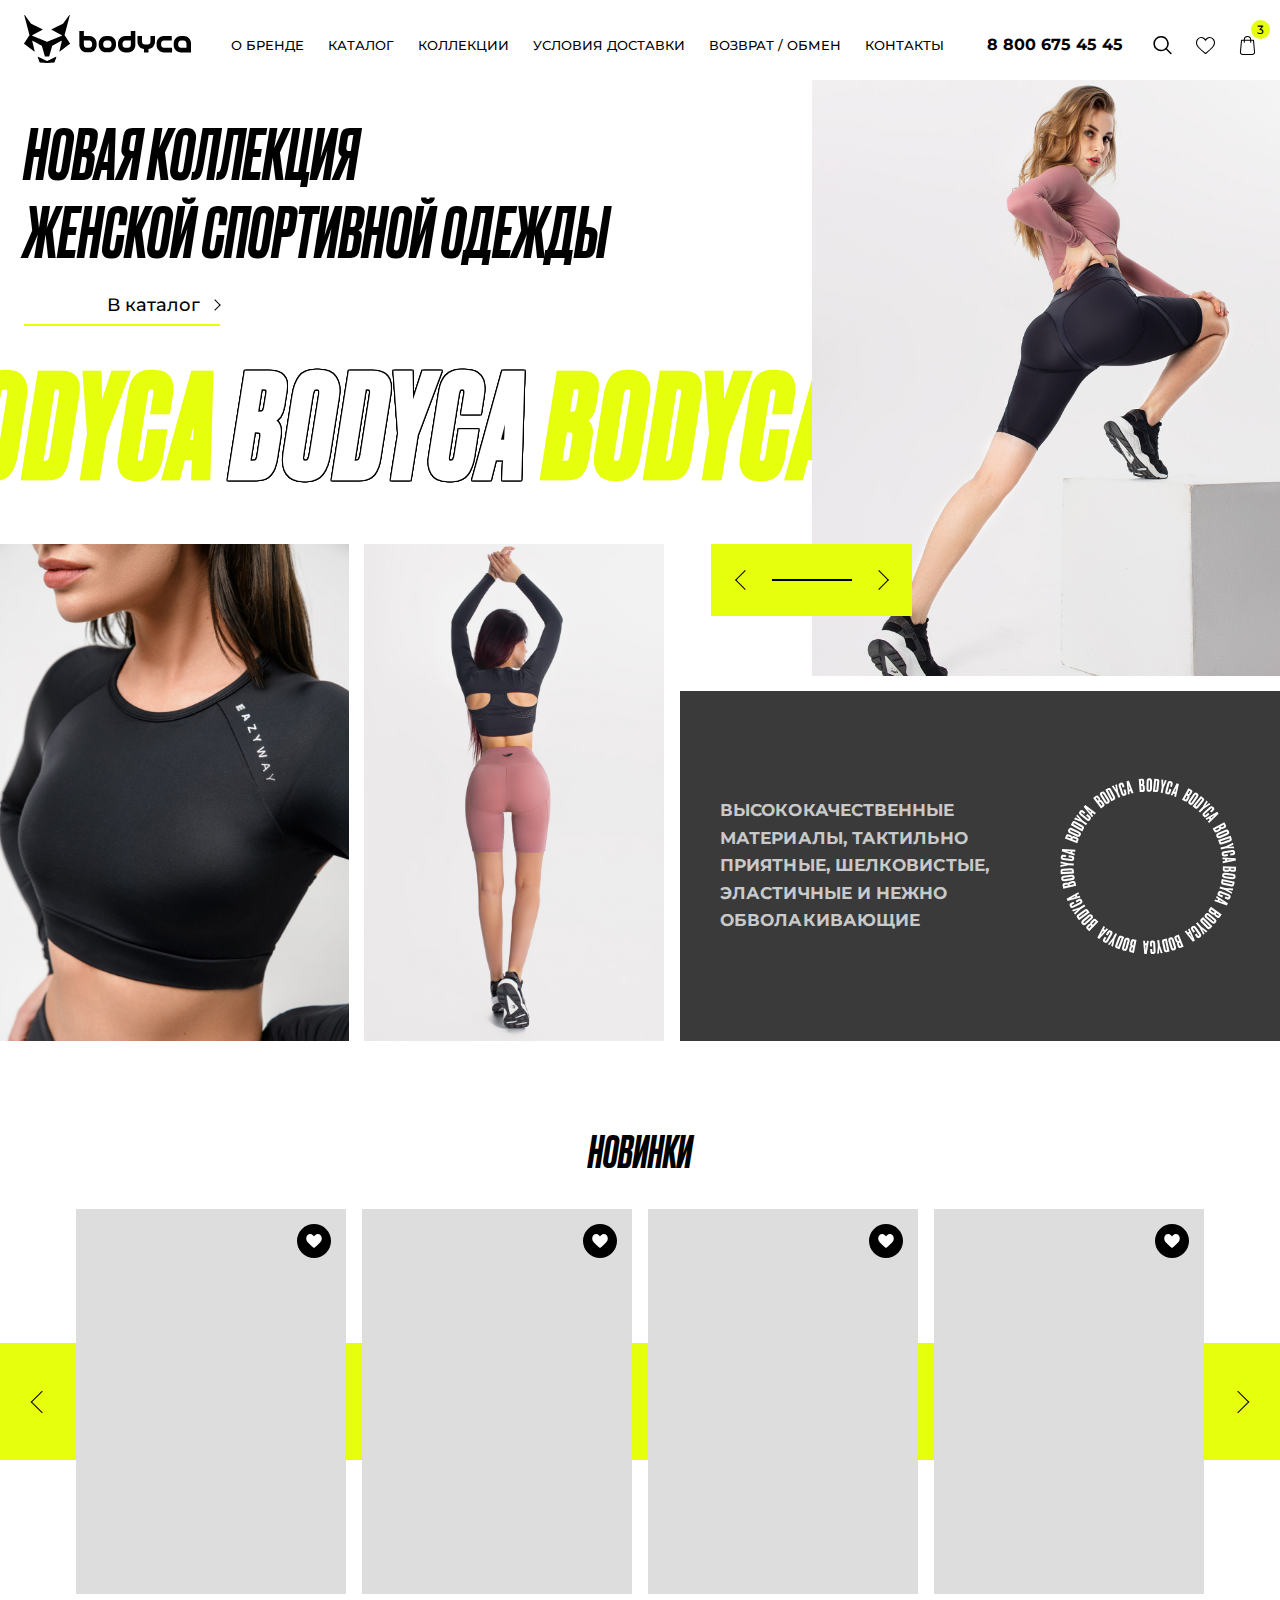
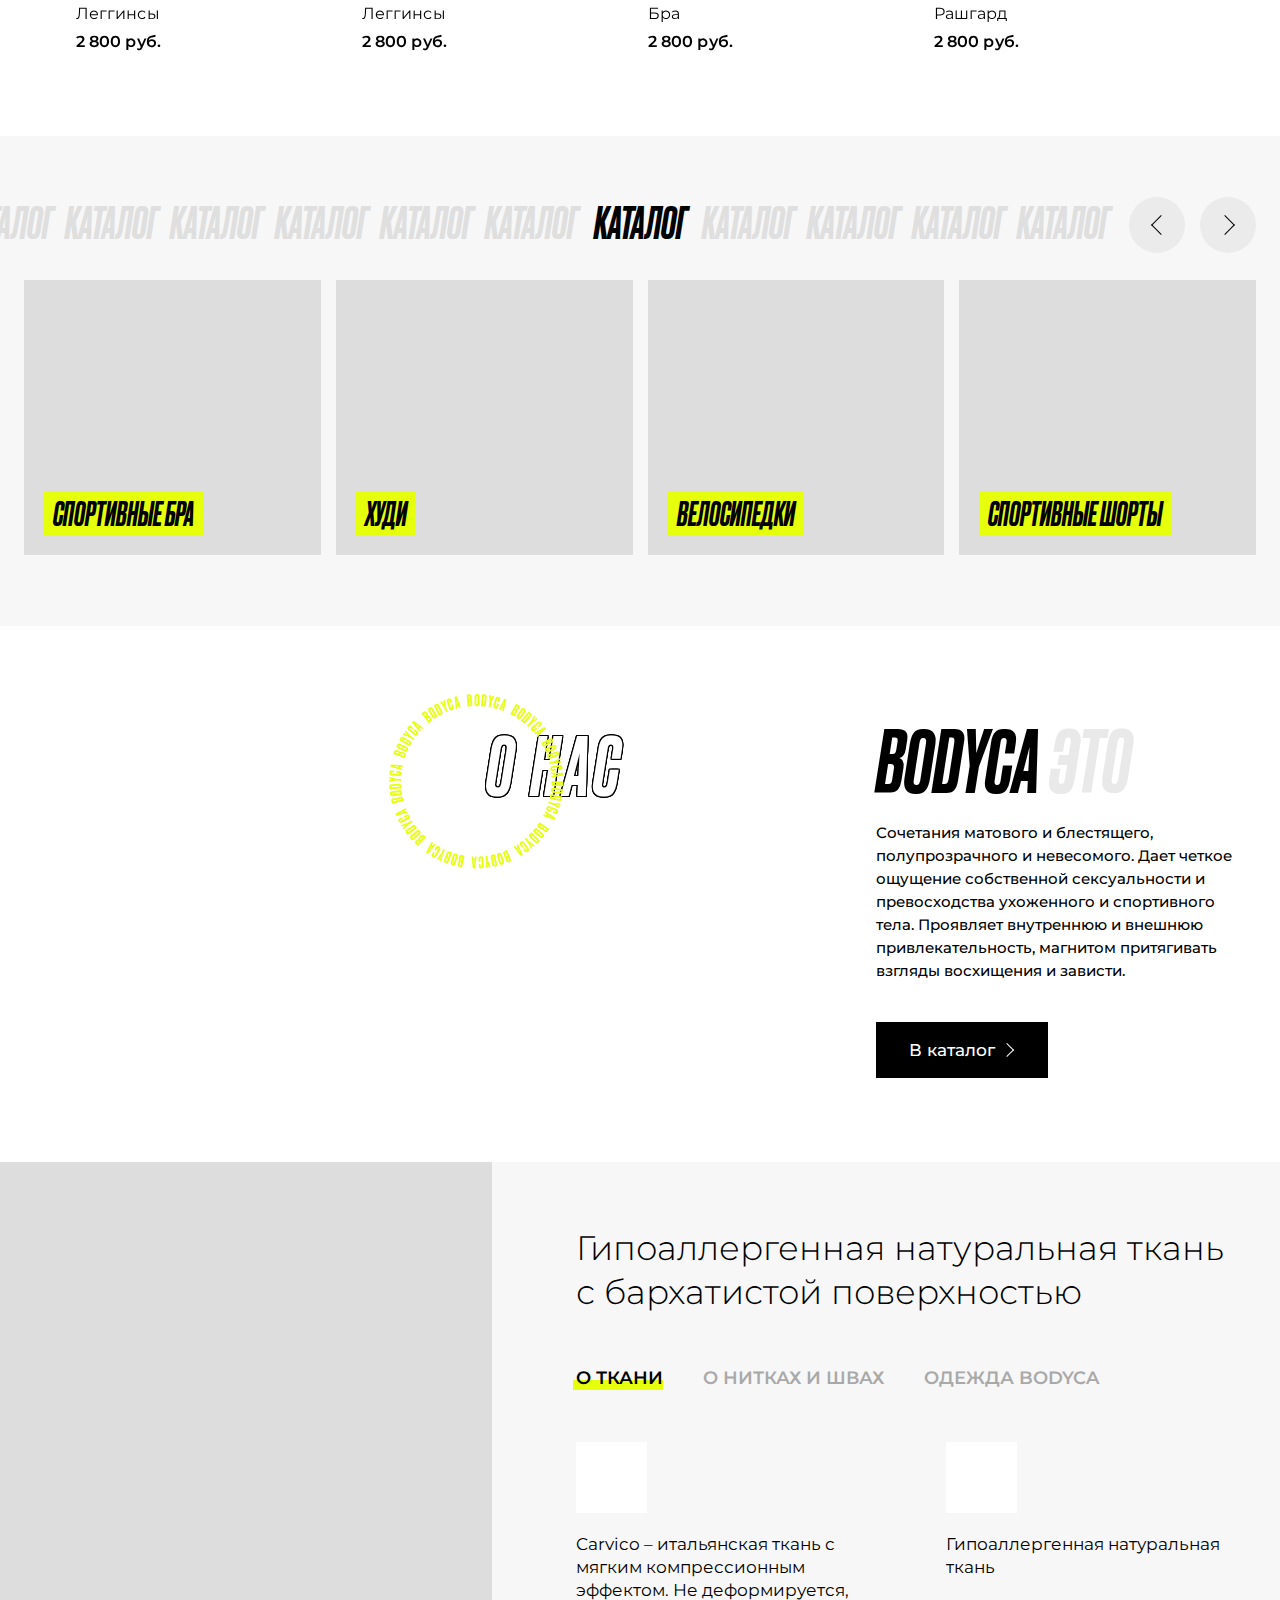
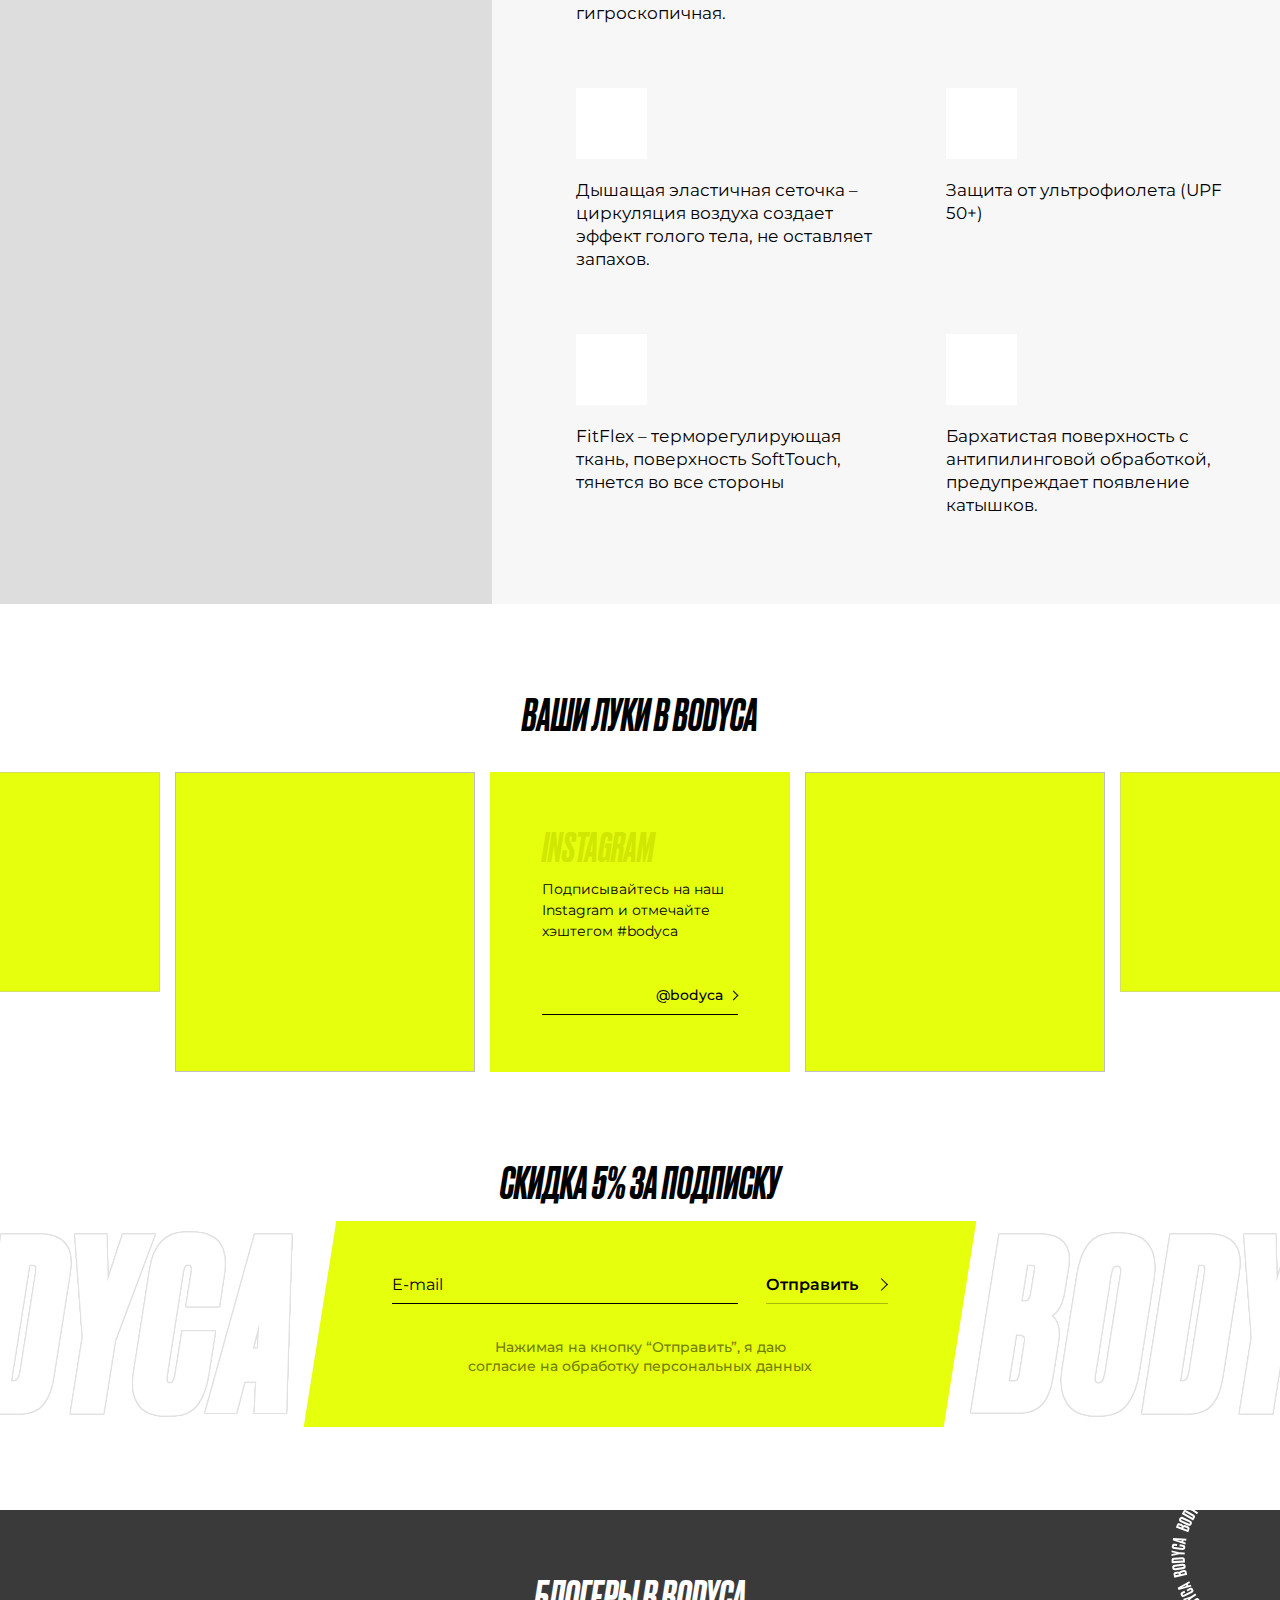
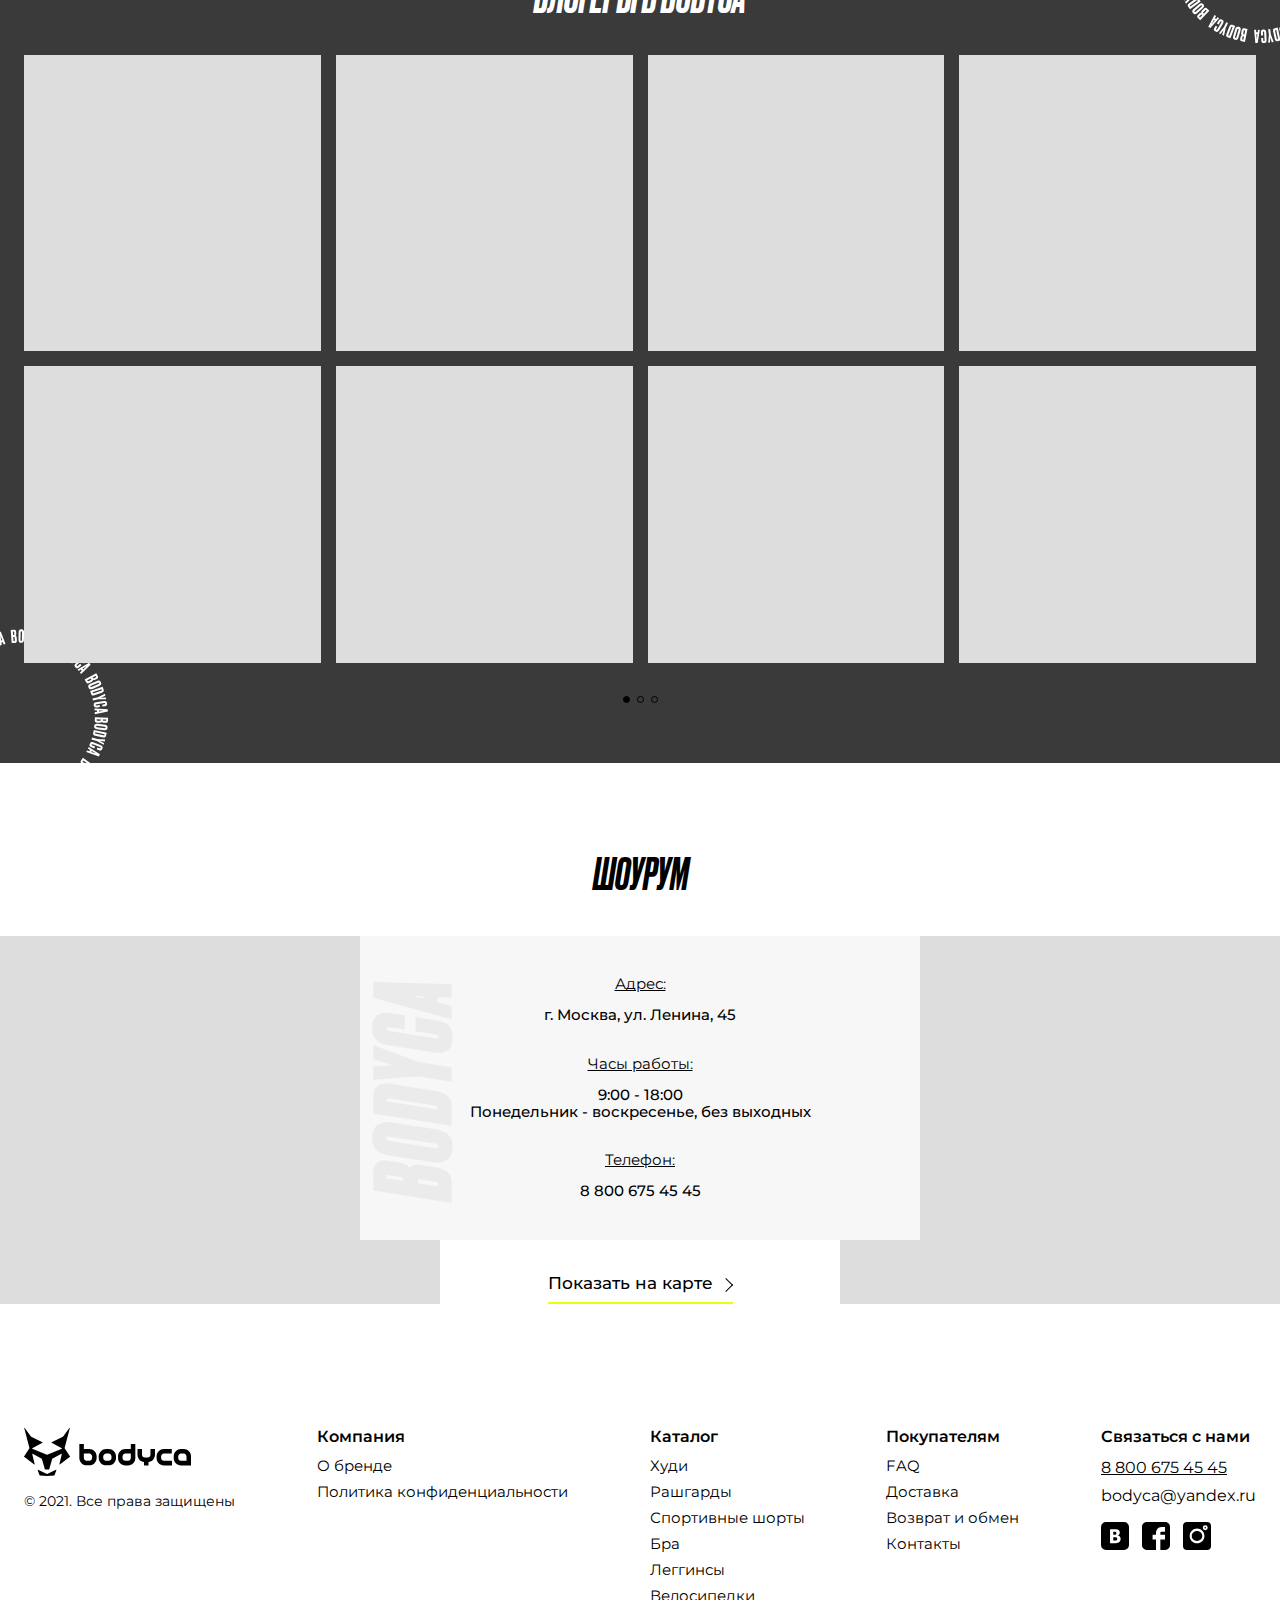
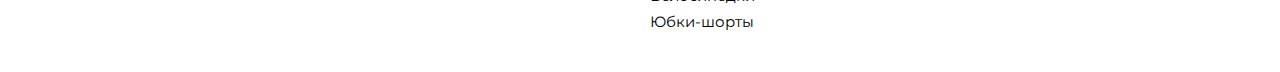
<file: index.html>
<!DOCTYPE html>
<html lang="ru">
	<head>
		<meta http-equiv="Content-Type" content="text/html; charset=utf-8">

		<!-- Адаптирование страницы для мобильных устройств -->
		<meta name="viewport" content="width=device-width, initial-scale=1, maximum-scale=1">

		<!-- Запрет распознования номера телефона -->
		<meta name="format-detection" content="telephone=no">
		<meta name="SKYPE_TOOLBAR" content ="SKYPE_TOOLBAR_PARSER_COMPATIBLE">

		<!-- Заголовок страницы -->
		<title>Заголовок страницы</title>

		<!-- Данное значение часто используют(использовали) поисковые системы -->
		<meta name="description" content="">
		<meta name="keywords" content="">

		<!-- Традиционная иконка сайта, размер 16x16, прозрачность поддерживается. Рекомендуемый формат: .ico или .png -->
		<link rel="shortcut icon" href="favicon.ico">

		<!-- Изменение цвета панели моб. браузера -->
		<meta name="msapplication-TileColor" content="#E6FF0D">
		<meta name="theme-color" content="#E6FF0D">

		<!-- Подключение шрифтов с гугла -->
		<link rel="preconnect" href="https://fonts.gstatic.com">
		<link href="https://fonts.googleapis.com/css2?family=Montserrat:ital,wght@0,100;0,200;0,300;0,400;0,500;0,600;0,700;0,800;0,900;1,100;1,200;1,300;1,400;1,500;1,600;1,700;1,800;1,900&display=swap" rel="stylesheet">

		<!-- Подключение файлов стилей -->
		<link rel="stylesheet" href="css/swiper-bundle.min.css">
		<link rel="stylesheet" href="css/swiper.css">
		<link rel="stylesheet" href="css/fancybox.css">
		<link rel="stylesheet" href="css/wheelSlider.css">
		<link rel="stylesheet" href="css/styles.css">

		<link rel="stylesheet" href="css/response_1899.css" media="print, (max-width: 1899px)">
		<link rel="stylesheet" href="css/response_1439.css" media="print, (max-width: 1439px)">
		<link rel="stylesheet" href="css/response_1279.css" media="print, (max-width: 1279px)">
		<link rel="stylesheet" href="css/response_1023.css" media="print, (max-width: 1023px)">
		<link rel="stylesheet" href="css/response_767.css" media="print, (max-width: 767px)">
		<link rel="stylesheet" href="css/response_479.css" media="(max-width: 479px)">
	</head>

	<body>
		<div class="wrap">
			<div class="main">
				<header>
					<div class="cont row">
						<button class="mob_menu_btn">
							<span></span>
						</button>

						<div class="logo">
							<img src="images/logo.svg" alt="">
						</div>

						<nav class="menu row">
							<div class="item">
								<a href="/">о бренде</a>
							</div>

							<div class="item">
								<a href="/" class="sub_link">Каталог</a>

								<div class="sub_menu">
									<div class="cont row">
										<div class="data">
											<div class="row">
												<div class="col">
													<div class="title">верх</div>

													<div class="items">
														<div><a href="/">Топы</a></div>
														<div><a href="/">Футболики и майки</a></div>
														<div><a href="/">Рашгарды</a></div>
													</div>
												</div>

												<div class="col big">
													<div class="title">низ</div>

													<div class="items">
														<div>
															<div><a href="/">Спортивные штаны</a></div>
															<div><a href="/">Шорты</a></div>
															<div><a href="/">Велосипедки</a></div>
															<div><a href="/">Юбки</a></div>
															<div><a href="/">Леггинсы</a></div>
														</div>

														<div>
															<div><a href="/">Комбинезоны</a></div>
															<div><a href="/">Платья</a></div>
														</div>
													</div>
												</div>
											</div>
										</div>

										<div class="gallery">
											<div class="row">
												<a href="/" class="item">
													<div class="thumb">
														<img data-src="images/tmp/sub_menu_gallery_thumb.jpg" alt="" class="lozad">
													</div>
												</a>

												<a href="/" class="item">
													<div class="thumb">
														<img data-src="images/tmp/sub_menu_gallery_thumb2.jpg" alt="" class="lozad">
													</div>
												</a>

												<a href="/" class="item">
													<div class="thumb">
														<img data-src="images/tmp/sub_menu_gallery_thumb3.jpg" alt="" class="lozad">
													</div>
												</a>
											</div>
										</div>
									</div>
								</div>
							</div>

							<div class="item">
								<a href="/">коллекции</a>
							</div>

							<div class="item">
								<a href="/">условия доставки</a>
							</div>

							<div class="item">
								<a href="/">возврат / обмен</a>
							</div>

							<div class="item">
								<a href="/">контакты</a>
							</div>
						</nav>

						<div class="phone">
							<a href="tel:88006754545">8 800 675 45 45</a>
						</div>

						<div class="links">
							<div class="search modal_cont">
								<button class="btn mini_modal_btn" data-modal-id="#search_modal">
									<svg class="icon"><use xlink:href="images/sprite.svg#ic_search"></use></svg>
								</button>

								<div class="mini_modal" id="search_modal">
									<div class="data">
										<div class="cont">
											<form action="">
												<input type="text" name="" value="" class="input" placeholder="Поиск в каталоге">

												<button type="submit" class="submit_btn">
													<svg class="icon"><use xlink:href="images/sprite.svg#ic_search"></use></svg>
												</button>
											</form>
										</div>

										<div class="result">
											<div class="cont">
												<!-- <div class="empty">К сожалению, ничего не найдено</div> -->

												<div class="scroll">
													<div class="products">
														<div class="row">
															<div class="product">
																<a href="/" class="thumb">
																	<img data-src="images/tmp/product_thumb1.jpg" alt="" class="lozad">
																	<img data-src="images/tmp/product_thumb1_2.jpg" alt="" class="lozad">
																</a>

																<div class="name">
																	<a href="/">Леггинсы</a>
																</div>

																<div class="price">2 800 руб.</div>
															</div>

															<div class="product">
																<a href="/" class="thumb">
																	<img data-src="images/tmp/product_thumb1.jpg" alt="" class="lozad">
																	<img data-src="images/tmp/product_thumb1_2.jpg" alt="" class="lozad">
																</a>

																<div class="name">
																	<a href="/">Леггинсы</a>
																</div>

																<div class="price">2 800 руб.</div>
															</div>

															<div class="product">
																<a href="/" class="thumb">
																	<img data-src="images/tmp/product_thumb1.jpg" alt="" class="lozad">
																	<img data-src="images/tmp/product_thumb1_2.jpg" alt="" class="lozad">
																</a>

																<div class="name">
																	<a href="/">Леггинсы</a>
																</div>

																<div class="price">2 800 руб.</div>
															</div>

															<div class="product">
																<a href="/" class="thumb">
																	<img data-src="images/tmp/product_thumb1.jpg" alt="" class="lozad">
																	<img data-src="images/tmp/product_thumb1_2.jpg" alt="" class="lozad">
																</a>

																<div class="name">
																	<a href="/">Леггинсы</a>
																</div>

																<div class="price">2 800 руб.</div>
															</div>

															<div class="product">
																<a href="/" class="thumb">
																	<img data-src="images/tmp/product_thumb1.jpg" alt="" class="lozad">
																	<img data-src="images/tmp/product_thumb1_2.jpg" alt="" class="lozad">
																</a>

																<div class="name">
																	<a href="/">Леггинсы</a>
																</div>

																<div class="price">2 800 руб.</div>
															</div>

															<div class="product">
																<a href="/" class="thumb">
																	<img data-src="images/tmp/product_thumb1.jpg" alt="" class="lozad">
																	<img data-src="images/tmp/product_thumb1_2.jpg" alt="" class="lozad">
																</a>

																<div class="name">
																	<a href="/">Леггинсы</a>
																</div>

																<div class="price">2 800 руб.</div>
															</div>

															<div class="product">
																<a href="/" class="thumb">
																	<img data-src="images/tmp/product_thumb1.jpg" alt="" class="lozad">
																	<img data-src="images/tmp/product_thumb1_2.jpg" alt="" class="lozad">
																</a>

																<div class="name">
																	<a href="/">Леггинсы</a>
																</div>

																<div class="price">2 800 руб.</div>
															</div>

															<div class="product">
																<a href="/" class="thumb">
																	<img data-src="images/tmp/product_thumb1.jpg" alt="" class="lozad">
																	<img data-src="images/tmp/product_thumb1_2.jpg" alt="" class="lozad">
																</a>

																<div class="name">
																	<a href="/">Леггинсы</a>
																</div>

																<div class="price">2 800 руб.</div>
															</div>

															<div class="product">
																<a href="/" class="thumb">
																	<img data-src="images/tmp/product_thumb1.jpg" alt="" class="lozad">
																	<img data-src="images/tmp/product_thumb1_2.jpg" alt="" class="lozad">
																</a>

																<div class="name">
																	<a href="/">Леггинсы</a>
																</div>

																<div class="price">2 800 руб.</div>
															</div>

															<div class="product">
																<a href="/" class="thumb">
																	<img data-src="images/tmp/product_thumb1.jpg" alt="" class="lozad">
																	<img data-src="images/tmp/product_thumb1_2.jpg" alt="" class="lozad">
																</a>

																<div class="name">
																	<a href="/">Леггинсы</a>
																</div>

																<div class="price">2 800 руб.</div>
															</div>

															<div class="product">
																<a href="/" class="thumb">
																	<img data-src="images/tmp/product_thumb1.jpg" alt="" class="lozad">
																	<img data-src="images/tmp/product_thumb1_2.jpg" alt="" class="lozad">
																</a>

																<div class="name">
																	<a href="/">Леггинсы</a>
																</div>

																<div class="price">2 800 руб.</div>
															</div>

															<div class="product">
																<a href="/" class="thumb">
																	<img data-src="images/tmp/product_thumb1.jpg" alt="" class="lozad">
																	<img data-src="images/tmp/product_thumb1_2.jpg" alt="" class="lozad">
																</a>

																<div class="name">
																	<a href="/">Леггинсы</a>
																</div>

																<div class="price">2 800 руб.</div>
															</div>

															<div class="product">
																<a href="/" class="thumb">
																	<img data-src="images/tmp/product_thumb1.jpg" alt="" class="lozad">
																	<img data-src="images/tmp/product_thumb1_2.jpg" alt="" class="lozad">
																</a>

																<div class="name">
																	<a href="/">Леггинсы</a>
																</div>

																<div class="price">2 800 руб.</div>
															</div>

															<div class="product">
																<a href="/" class="thumb">
																	<img data-src="images/tmp/product_thumb1.jpg" alt="" class="lozad">
																	<img data-src="images/tmp/product_thumb1_2.jpg" alt="" class="lozad">
																</a>

																<div class="name">
																	<a href="/">Леггинсы</a>
																</div>

																<div class="price">2 800 руб.</div>
															</div>

															<div class="product">
																<a href="/" class="thumb">
																	<img data-src="images/tmp/product_thumb1.jpg" alt="" class="lozad">
																	<img data-src="images/tmp/product_thumb1_2.jpg" alt="" class="lozad">
																</a>

																<div class="name">
																	<a href="/">Леггинсы</a>
																</div>

																<div class="price">2 800 руб.</div>
															</div>

															<div class="product">
																<a href="/" class="thumb">
																	<img data-src="images/tmp/product_thumb1.jpg" alt="" class="lozad">
																	<img data-src="images/tmp/product_thumb1_2.jpg" alt="" class="lozad">
																</a>

																<div class="name">
																	<a href="/">Леггинсы</a>
																</div>

																<div class="price">2 800 руб.</div>
															</div>
														</div>
													</div>
												</div>
											</div>
										</div>

										<div class="overlay"></div>
									</div>
								</div>
							</div>

							<div class="favorite">
								<a href="/" class="btn">
									<svg class="icon"><use xlink:href="images/sprite.svg#ic_favorite"></use></svg>
								</a>
							</div>

							<div class="cart">
								<a href="/" class="btn">
									<svg class="icon"><use xlink:href="images/sprite.svg#ic_cart"></use></svg>
									<div class="count">3</div>
								</a>
							</div>
						</div>
					</div>
				</header>


				<section class="mob_menu">
					<div class="cont">
						<div class="head">
							<div class="title">Меню</div>

							<button class="close"></button>
						</div>

						<div class="data">
							<div class="menu">
								<div><a href="/">о бренде</a></div>
								<div><a href="#" class="sub_link" data-content=".catalog_data">Каталог</a></div>
								<div><a href="/">коллекции</a></div>
								<div><a href="/">условия доставки</a></div>
								<div><a href="/">возврат / обмен</a></div>
								<div><a href="/">контакты</a></div>
							</div>

							<div class="logo">
								<img data-src="images/circle_logo.svg" alt="" class="lozad">
							</div>
						</div>

						<div class="menu_data catalog_data">
							<div class="back">
								<button class="btn">Каталог</button>
							</div>

							<div class="item">
								<div class="title">верх</div>

								<div class="items">
									<div><a href="/">Топы</a></div>
									<div><a href="/">Футболики и майки</a></div>
									<div><a href="/">Рашгарды</a></div>
								</div>
							</div>

							<div class="item">
								<div class="title">низ</div>

								<div class="items">
									<div><a href="/">Спортивные штаны</a></div>
									<div><a href="/">Шорты</a></div>
									<div><a href="/">Велосипедки</a></div>
									<div><a href="/">Юбки</a></div>
									<div><a href="/">Леггинсы</a></div>
								</div>
							</div>

							<div class="item">
								<div class="items">
									<div><a href="/">Комбинезоны</a></div>
									<div><a href="/">Платья</a></div>
								</div>
							</div>

							<div class="item">
								<div class="items">
									<div><a href="/"><b>Коллекция 2021</b></a></div>
									<div><a href="/"><b>Летняя коллекция</b></a></div>
								</div>
							</div>
						</div>
					</div>
				</section>


				<section class="first_section block">
					<div class="cont row">
						<div class="data">
							<div class="title">новая коллекция<br> женской спортивной одежды</div>

							<a href="/" class="link">В каталог</a>

							<div class="line">
								<span>bodyca</span>
								<span class="color">bodyca</span>
								<span>bodyca</span>
								<span class="color">bodyca</span>
								<span>bodyca</span>
							</div>
						</div>

						<div class="slider_wrap">
							<div class="swiper-container" id="first_section_slider1">
								<div class="swiper-wrapper">
									<div class="slide swiper-slide">
										<div class="image">
											<img data-src="images/tmp/first_section_slider_img.jpg" alt="" class="lozad">
										</div>
									</div>

									<div class="slide swiper-slide">
										<div class="image">
											<img data-src="images/tmp/first_section_slider_img.jpg" alt="" class="lozad">
										</div>
									</div>
								</div>
							</div>

							<div class="controls">
								<div class="first_section_swiper-button-prev swiper-button-prev"></div>

								<div class="first_section_swiper-pagination swiper-pagination"></div>

								<div class="first_section_swiper-button-next swiper-button-next"></div>
							</div>
						</div>

						<div class="images">
							<div class="image1">
								<div class="swiper-container" id="first_section_slider2">
									<div class="swiper-wrapper">
										<div class="slide swiper-slide">
											<div class="image">
												<img data-src="images/tmp/first_section_images_img.jpg" alt="" class="lozad">
											</div>
										</div>

										<div class="slide swiper-slide">
											<div class="image">
												<img data-src="images/tmp/first_section_images_img.jpg" alt="" class="lozad">
											</div>
										</div>
									</div>
								</div>
							</div>

							<div class="image2">
								<div class="swiper-container" id="first_section_slider3">
									<div class="swiper-wrapper">
										<div class="slide swiper-slide">
											<div class="image">
												<img data-src="images/tmp/first_section_images_img2.jpg" alt="" class="lozad">
											</div>
										</div>

										<div class="slide swiper-slide">
											<div class="image">
												<img data-src="images/tmp/first_section_images_img2.jpg" alt="" class="lozad">
											</div>
										</div>
									</div>
								</div>
							</div>
						</div>

						<div class="text">
							<div>Высококачественные материалы, тактильно приятные, шелковистые, эластичные и нежно обволакивающие</div>

							<img data-src="images/circle_logo_white.svg" alt="" class="logo lozad">
						</div>
					</div>
				</section>


				<section class="products block">
					<div class="cont">
						<div class="block_head center">
							<div class="title">новинки</div>
						</div>

						<div class="swiper-container">
							<div class="swiper-wrapper">
								<div class="slide swiper-slide">
									<div class="product">
										<button class="favorite_btn">
											<svg class="icon"><use xlink:href="images/sprite.svg#ic_favorite2"></use></svg>
										</button>

										<a href="/" class="thumb">
											<img data-src="images/tmp/product_thumb1.jpg" alt="" class="lozad">
											<img data-src="images/tmp/product_thumb2_2.jpg" alt="" class="lozad">

											<button class="buy_btn">В корзину</button>
										</a>

										<div class="name">
											<a href="/">Леггинсы</a>
										</div>

										<div class="price">2 800 руб.</div>
									</div>
								</div>

								<div class="slide swiper-slide">
									<div class="product">
										<button class="favorite_btn">
											<svg class="icon"><use xlink:href="images/sprite.svg#ic_favorite2"></use></svg>
										</button>

										<a href="/" class="thumb">
											<img data-src="images/tmp/product_thumb4.jpg" alt="" class="lozad">
											<img data-src="images/tmp/product_thumb4_2.jpg" alt="" class="lozad">

											<button class="buy_btn">В корзину</button>
										</a>

										<div class="name">
											<a href="/">Леггинсы</a>
										</div>

										<div class="price">2 800 руб.</div>
									</div>
								</div>

								<div class="slide swiper-slide">
									<div class="product">
										<button class="favorite_btn">
											<svg class="icon"><use xlink:href="images/sprite.svg#ic_favorite2"></use></svg>
										</button>

										<a href="/" class="thumb">
											<img data-src="images/tmp/product_thumb5.jpg" alt="" class="lozad">
											<img data-src="images/tmp/product_thumb5_2.jpg" alt="" class="lozad">

											<button class="buy_btn">В корзину</button>
										</a>

										<div class="name">
											<a href="/">Бра</a>
										</div>

										<div class="price">2 800 руб.</div>
									</div>
								</div>

								<div class="slide swiper-slide">
									<div class="product">
										<button class="favorite_btn">
											<svg class="icon"><use xlink:href="images/sprite.svg#ic_favorite2"></use></svg>
										</button>

										<a href="/" class="thumb">
											<img data-src="images/tmp/product_thumb6.jpg" alt="" class="lozad">
											<img data-src="images/tmp/product_thumb6_2.jpg" alt="" class="lozad">

											<button class="buy_btn">В корзину</button>
										</a>

										<div class="name">
											<a href="/">Рашгард</a>
										</div>

										<div class="price">2 800 руб.</div>
									</div>
								</div>

								<div class="slide swiper-slide">
									<div class="product">
										<button class="favorite_btn">
											<svg class="icon"><use xlink:href="images/sprite.svg#ic_favorite2"></use></svg>
										</button>

										<a href="/" class="thumb">
											<img data-src="images/tmp/product_thumb1.jpg" alt="" class="lozad">
											<img data-src="images/tmp/product_thumb1_2.jpg" alt="" class="lozad">

											<button class="buy_btn">В корзину</button>
										</a>

										<div class="name">
											<a href="/">Леггинсы</a>
										</div>

										<div class="price">2 800 руб.</div>
									</div>
								</div>

								<div class="slide swiper-slide">
									<div class="product">
										<button class="favorite_btn">
											<svg class="icon"><use xlink:href="images/sprite.svg#ic_favorite2"></use></svg>
										</button>

										<a href="/" class="thumb">
											<img data-src="images/tmp/product_thumb4.jpg" alt="" class="lozad">
											<img data-src="images/tmp/product_thumb4_2.jpg" alt="" class="lozad">

											<button class="buy_btn">В корзину</button>
										</a>

										<div class="name">
											<a href="/">Леггинсы</a>
										</div>

										<div class="price">2 800 руб.</div>
									</div>
								</div>

								<div class="slide swiper-slide">
									<div class="product">
										<button class="favorite_btn">
											<svg class="icon"><use xlink:href="images/sprite.svg#ic_favorite2"></use></svg>
										</button>

										<a href="/" class="thumb">
											<img data-src="images/tmp/product_thumb5.jpg" alt="" class="lozad">
											<img data-src="images/tmp/product_thumb5_2.jpg" alt="" class="lozad">

											<button class="buy_btn">В корзину</button>
										</a>

										<div class="name">
											<a href="/">Бра</a>
										</div>

										<div class="price">2 800 руб.</div>
									</div>
								</div>

								<div class="slide swiper-slide">
									<div class="product">
										<button class="favorite_btn">
											<svg class="icon"><use xlink:href="images/sprite.svg#ic_favorite2"></use></svg>
										</button>

										<a href="/" class="thumb">
											<img data-src="images/tmp/product_thumb6.jpg" alt="" class="lozad">
											<img data-src="images/tmp/product_thumb6_2.jpg" alt="" class="lozad">

											<button class="buy_btn">В корзину</button>
										</a>

										<div class="name">
											<a href="/">Рашгард</a>
										</div>

										<div class="price">2 800 руб.</div>
									</div>
								</div>
							</div>

							<div class="swiper-button-prev"></div>
							<div class="swiper-button-next"></div>

							<div class="bg_line color2"></div>
						</div>
					</div>
				</section>


				<section class="categories categories2 block bg">
					<div class="cont">
						<div class="block_head center">
							<div class="title">каталог</div>

							<div class="before">
								<span>каталог</span>
								<span>каталог</span>
								<span>каталог</span>
								<span>каталог</span>
								<span>каталог</span>
								<span>каталог</span>
								<span>каталог</span>
								<span>каталог</span>
								<span>каталог</span>
								<span>каталог</span>
								<span>каталог</span>
								<span>каталог</span>
							</div>

							<div class="after">
								<span>каталог</span>
								<span>каталог</span>
								<span>каталог</span>
								<span>каталог</span>
								<span>каталог</span>
							</div>
						</div>

						<div class="slider_wrap">
							<div class="swiper-container">
								<div class="swiper-wrapper">
									<div class="slide swiper-slide">
										<a href="/" class="category">
											<div class="thumb">
												<img data-src="images/tmp/category_thumb1.jpg" alt="" class="lozad">
											</div>
											<div class="name">спортивные бра</div>
										</a>
									</div>

									<div class="slide swiper-slide">
										<a href="/" class="category">
											<div class="thumb">
												<img data-src="images/tmp/category_thumb2.jpg" alt="" class="lozad">
											</div>
											<div class="name">худи</div>
										</a>
									</div>

									<div class="slide swiper-slide">
										<a href="/" class="category">
											<div class="thumb">
												<img data-src="images/tmp/category_thumb3.jpg" alt="" class="lozad">
											</div>
											<div class="name">велосипедки</div>
										</a>
									</div>

									<div class="slide swiper-slide">
										<a href="/" class="category">
											<div class="thumb">
												<img data-src="images/tmp/category_thumb4.jpg" alt="" class="lozad">
											</div>
											<div class="name">спортивные шорты</div>
										</a>
									</div>

									<div class="slide swiper-slide">
										<a href="/" class="category">
											<div class="thumb">
												<img data-src="images/tmp/category_thumb1.jpg" alt="" class="lozad">
											</div>
											<div class="name">спортивные бра</div>
										</a>
									</div>

									<div class="slide swiper-slide">
										<a href="/" class="category">
											<div class="thumb">
												<img data-src="images/tmp/category_thumb2.jpg" alt="" class="lozad">
											</div>
											<div class="name">худи</div>
										</a>
									</div>

									<div class="slide swiper-slide">
										<a href="/" class="category">
											<div class="thumb">
												<img data-src="images/tmp/category_thumb3.jpg" alt="" class="lozad">
											</div>
											<div class="name">велосипедки</div>
										</a>
									</div>

									<div class="slide swiper-slide">
										<a href="/" class="category">
											<div class="thumb">
												<img data-src="images/tmp/category_thumb4.jpg" alt="" class="lozad">
											</div>
											<div class="name">спортивные шорты</div>
										</a>
									</div>
								</div>
							</div>

							<div class="categories_swiper-button-prev swiper-button-prev"></div>
							<div class="categories_swiper-button-next swiper-button-next"></div>
						</div>
					</div>
				</section>


				<section class="about_block block">
					<div class="cont row">
						<div class="images">
							<div class="title">о нас</div>

							<div class="image image1">
								<img data-src="images/tmp/about_block_img1.jpg" alt="" class="lozad">
							</div>

							<div class="image image2">
								<img data-src="images/tmp/about_block_img2.jpg" alt="" class="lozad">
								<img data-src="images/tmp/about_block_img2_2.jpg" alt="" class="lozad">
							</div>

							<div class="image image3">
								<img data-src="images/tmp/about_block_img3.jpg" alt="" class="lozad">
							</div>
						</div>

						<div class="data">
							<div class="title">bodyca <span>это</span></div>

							<div class="desc">Сочетания матового и блестящего, полупрозрачного и невесомого. Дает четкое ощущение собственной сексуальности и превосходства ухоженного и спортивного тела. Проявляет внутреннюю и внешнюю привлекательность, магнитом притягивать взгляды восхищения и зависти.</div>

							<a href="/" class="link">В каталог</a>
						</div>
					</div>
				</section>


				<section class="about_advantages tabs_container block bg">
					<div class="cont row">
						<div class="data">
							<div class="title">Гипоаллергенная натуральная ткань<br> с бархатистой поверхностью</div>

							<div class="tabs">
								<button data-content="#advantages_tab1" data-level="level1" class="active">О ТКАНИ</button>
								<button data-content="#advantages_tab2" data-level="level1">О НИТКАХ И ШВАХ</button>
								<button data-content="#advantages_tab3" data-level="level1">ОДЕЖДА BODYCA</button>
							</div>

							<div class="tab_content level1 active" id="advantages_tab1">
								<div class="items">
									<div class="item">
										<div class="icon">
											<img data-src="images/ic_about_advantages1_1.svg" alt="" class="lozad">
										</div>

										<div class="desc">Carvico – итальянская ткань с мягким компрессионным эффектом. Не деформируется, гигроскопичная.</div>
									</div>

									<div class="item">
										<div class="icon">
											<img data-src="images/ic_about_advantages1_2.svg" alt="" class="lozad">
										</div>

										<div class="desc">Гипоаллергенная натуральная ткань</div>
									</div>

									<div class="item">
										<div class="icon">
											<img data-src="images/ic_about_advantages1_3.svg" alt="" class="lozad">
										</div>

										<div class="desc">Дышащая эластичная сеточка – циркуляция воздуха создает эффект голого тела, не оставляет запахов.</div>
									</div>

									<div class="item">
										<div class="icon">
											<img data-src="images/ic_about_advantages1_4.svg" alt="" class="lozad">
										</div>

										<div class="desc">Защита от ультрофиолета (UPF 50+)</div>
									</div>

									<div class="item">
										<div class="icon">
											<img data-src="images/ic_about_advantages1_5.svg" alt="" class="lozad">
										</div>

										<div class="desc">FitFlex – терморегулирующая ткань, поверхность SoftTouch, тянется во все стороны</div>
									</div>

									<div class="item">
										<div class="icon">
											<img data-src="images/ic_about_advantages1_6.svg" alt="" class="lozad">
										</div>

										<div class="desc">Бархатистая поверхность с антипилинговой обработкой, предупреждает появление катышков.</div>
									</div>
								</div>

								<div class="image">
									<img data-src="images/tmp/about_advantages_img1.jpg" alt="" class="lozad">
								</div>
							</div>


							<div class="tab_content level1" id="advantages_tab2">
								<div class="items">
									<div class="item">
										<div class="icon">
											<img data-src="images/ic_about_advantages2_1.svg" alt="" class="lozad">
										</div>

										<div class="desc">Нитки Coats – лидер производства нитей с 200 летней историей. Качество мирового уровня, лучшая стойкость к истиранию.</div>
									</div>

									<div class="item">
										<div class="icon">
											<img data-src="images/ic_about_advantages2_2.svg" alt="" class="lozad">
										</div>

										<div class="desc">Высокая прочность швов гарантирует качество одежды даже спустя годы ношения</div>
									</div>

									<div class="item">
										<div class="icon">
											<img data-src="images/ic_about_advantages2_3.svg" alt="" class="lozad">
										</div>

										<div class="desc">Плоские швы – эффект бесшовного белья, не оставляют следов на коже</div>
									</div>

									<div class="item">
										<div class="icon">
											<img data-src="images/ic_about_advantages2_4.svg" alt="" class="lozad">
										</div>

										<div class="desc">Исключительная мягкость и комфорт при занятии спортом</div>
									</div>

									<div class="item">
										<div class="icon">
											<img data-src="images/ic_about_advantages2_5.svg" alt="" class="lozad">
										</div>

										<div class="desc">Одно из главных преимуществ ниток, из которых мы шьем одежду - экологичность</div>
									</div>

									<div class="item">
										<div class="icon">
											<img data-src="images/ic_about_advantages2_6.svg" alt="" class="lozad">
										</div>

										<div class="desc">Эластичные швы, которые не расходятся даже при большом растяжении</div>
									</div>
								</div>

								<div class="image">
									<img data-src="images/tmp/about_advantages_img2.jpg" alt="" class="lozad">
								</div>
							</div>


							<div class="tab_content level1" id="advantages_tab3">
								<div class="items">
									<div class="item">
										<div class="icon">
											<img data-src="images/ic_about_advantages3_1.svg" alt="" class="lozad">
										</div>

										<div class="desc">Уникально разработанные принты – тренды текущего сезона</div>
									</div>

									<div class="item">
										<div class="icon">
											<img data-src="images/ic_about_advantages3_2.svg" alt="" class="lozad">
										</div>

										<div class="desc">Одежда подчеркивает безупречные формы и усиливает природную красоту</div>
									</div>

									<div class="item">
										<div class="icon">
											<img data-src="images/ic_about_advantages3_3.svg" alt="" class="lozad">
										</div>

										<div class="desc">Push Up – крой моделирующий фигуру</div>
									</div>

									<div class="item">
										<div class="icon">
											<img data-src="images/ic_about_advantages3_4.svg" alt="" class="lozad">
										</div>

										<div class="desc">Точно выверенная размерная сетка</div>
									</div>

									<div class="item">
										<div class="icon">
											<img data-src="images/ic_about_advantages3_5.svg" alt="" class="lozad">
										</div>

										<div class="desc">Голографическое лого – защита изделий от подделки</div>
									</div>

									<div class="item">
										<div class="icon">
											<img data-src="images/ic_about_advantages3_6.svg" alt="" class="lozad">
										</div>

										<div class="desc">Одежду Bodyca можно миксовать с повседневным гардеробом</div>
									</div>
								</div>

								<div class="image">
									<img data-src="images/tmp/about_advantages_img3.jpg" alt="" class="lozad">
								</div>
							</div>
						</div>
					</div>
				</section>


				<section class="your_looks block">
					<div class="cont">
						<div class="block_head center">
							<div class="title">ваши луки в bodyca</div>
						</div>

						<div class="slider_wrap">
							<div class="wheelSlider-container">
								<div class="wheelSlider-item slide">
									<a href="images/tmp/your_looks_thumb.jpg" class="fancy_img" data-fancybox="your_looks">
										<img data-src="images/tmp/your_looks_thumb.jpg" alt="" class="lozad">
									</a>
								</div>

								<div class="wheelSlider-item slide">
									<a href="images/tmp/your_looks_thumb2.jpg" class="fancy_img" data-fancybox="your_looks">
										<img data-src="images/tmp/your_looks_thumb2.jpg" alt="" class="lozad">
									</a>
								</div>

								<div class="wheelSlider-item slide">
									<a href="images/tmp/your_looks_thumb3.jpg" class="fancy_img" data-fancybox="your_looks">
										<img data-src="images/tmp/your_looks_thumb3.jpg" alt="" class="lozad">
									</a>
								</div>

								<div class="wheelSlider-item slide">
									<a href="images/tmp/your_looks_thumb.jpg" class="fancy_img" data-fancybox="your_looks">
										<img data-src="images/tmp/your_looks_thumb.jpg" alt="" class="lozad">
									</a>
								</div>

								<div class="wheelSlider-item slide">
									<a href="images/tmp/your_looks_thumb2.jpg" class="fancy_img" data-fancybox="your_looks">
										<img data-src="images/tmp/your_looks_thumb2.jpg" alt="" class="lozad">
									</a>
								</div>

								<div class="wheelSlider-item slide">
									<a href="images/tmp/your_looks_thumb3.jpg" class="fancy_img" data-fancybox="your_looks">
										<img data-src="images/tmp/your_looks_thumb3.jpg" alt="" class="lozad">
									</a>
								</div>
							</div>


							<a href="/" class="instagram">
								<div class="title">instagram</div>

								<div class="desc">Подписывайтесь на наш Instagram и отмечайте хэштегом #bodyca</div>

								<div class="btn">
									<span>@bodyca</span>
								</div>
							</a>
						</div>
					</div>
				</section>


				<section class="subscribe block">
					<div class="cont">
						<div class="block_head center">
							<div class="title">скидка 5% за подписку</div>
						</div>

						<form action="">
							<input type="email" name="" value="" class="input" placeholder="E-mail">

							<button type="submit" class="submit_btn">Отправить</button>

							<div class="agree">Нажимая на кнопку “Отправить”, я даю согласие на обработку персональных данных</div>

							<div class="before">
								<span>bodyca</span>
								<span>bodyca</span>
								<span>bodyca</span>
							</div>

							<div class="after">
								<span>bodyca</span>
								<span>bodyca</span>
								<span>bodyca</span>
							</div>
						</form>
					</div>
				</section>


				<section class="bloggers block">
					<div class="cont">
						<div class="block_head center white">
							<div class="title">блогеры в bodyca</div>
						</div>

						<div class="swiper-container">
							<div class="swiper-wrapper">
								<div class="slide swiper-slide">
									<div class="row">
										<div><a href="/" target="_blank" rel="noopener nofollow">
											<img data-src="images/tmp/bloggers_thumb.jpg" alt="" class="lozad">

											<div class="hover">
												<div class="account">Instagram: @sweetAnn</div>
											</div>
										</a></div>

										<div><a href="/" target="_blank" rel="noopener nofollow">
											<img data-src="images/tmp/bloggers_thumb2.jpg" alt="" class="lozad">

											<div class="hover">
												<div class="account">Instagram: @sweetAnn</div>
											</div>
										</a></div>

										<div><a href="/" target="_blank" rel="noopener nofollow">
											<img data-src="images/tmp/bloggers_thumb3.jpg" alt="" class="lozad">

											<div class="hover">
												<div class="account">Instagram: @sweetAnn</div>
											</div>
										</a></div>

										<div><a href="/" target="_blank" rel="noopener nofollow">
											<img data-src="images/tmp/bloggers_thumb4.jpg" alt="" class="lozad">

											<div class="hover">
												<div class="account">Instagram: @sweetAnn</div>
											</div>
										</a></div>
									</div>
								</div>

								<div class="slide swiper-slide">
									<div class="row">
										<div><a href="/" target="_blank" rel="noopener nofollow">
											<img data-src="images/tmp/bloggers_thumb5.jpg" alt="" class="lozad">

											<div class="hover">
												<div class="account">Instagram: @sweetAnn</div>
											</div>
										</a></div>

										<div><a href="/" target="_blank" rel="noopener nofollow">
											<img data-src="images/tmp/bloggers_thumb6.jpg" alt="" class="lozad">

											<div class="hover">
												<div class="account">Instagram: @sweetAnn</div>
											</div>
										</a></div>

										<div><a href="/" target="_blank" rel="noopener nofollow">
											<img data-src="images/tmp/bloggers_thumb7.jpg" alt="" class="lozad">

											<div class="hover">
												<div class="account">Instagram: @sweetAnn</div>
											</div>
										</a></div>

										<div><a href="/" target="_blank" rel="noopener nofollow">
											<img data-src="images/tmp/bloggers_thumb8.jpg" alt="" class="lozad">

											<div class="hover">
												<div class="account">Instagram: @sweetAnn</div>
											</div>
										</a></div>
									</div>
								</div>

								<div class="slide swiper-slide">
									<div class="row">
										<div><a href="/" target="_blank" rel="noopener nofollow">
											<img data-src="images/tmp/bloggers_thumb.jpg" alt="" class="lozad">

											<div class="hover">
												<div class="account">Instagram: @sweetAnn</div>
											</div>
										</a></div>

										<div><a href="/" target="_blank" rel="noopener nofollow">
											<img data-src="images/tmp/bloggers_thumb2.jpg" alt="" class="lozad">

											<div class="hover">
												<div class="account">Instagram: @sweetAnn</div>
											</div>
										</a></div>

										<div><a href="/" target="_blank" rel="noopener nofollow">
											<img data-src="images/tmp/bloggers_thumb3.jpg" alt="" class="lozad">

											<div class="hover">
												<div class="account">Instagram: @sweetAnn</div>
											</div>
										</a></div>

										<div><a href="/" target="_blank" rel="noopener nofollow">
											<img data-src="images/tmp/bloggers_thumb4.jpg" alt="" class="lozad">

											<div class="hover">
												<div class="account">Instagram: @sweetAnn</div>
											</div>
										</a></div>
									</div>
								</div>

								<div class="slide swiper-slide">
									<div class="row">
										<div><a href="/" target="_blank" rel="noopener nofollow">
											<img data-src="images/tmp/bloggers_thumb5.jpg" alt="" class="lozad">

											<div class="hover">
												<div class="account">Instagram: @sweetAnn</div>
											</div>
										</a></div>

										<div><a href="/" target="_blank" rel="noopener nofollow">
											<img data-src="images/tmp/bloggers_thumb6.jpg" alt="" class="lozad">

											<div class="hover">
												<div class="account">Instagram: @sweetAnn</div>
											</div>
										</a></div>

										<div><a href="/" target="_blank" rel="noopener nofollow">
											<img data-src="images/tmp/bloggers_thumb7.jpg" alt="" class="lozad">

											<div class="hover">
												<div class="account">Instagram: @sweetAnn</div>
											</div>
										</a></div>

										<div><a href="/" target="_blank" rel="noopener nofollow">
											<img data-src="images/tmp/bloggers_thumb8.jpg" alt="" class="lozad">

											<div class="hover">
												<div class="account">Instagram: @sweetAnn</div>
											</div>
										</a></div>
									</div>
								</div>
							</div>

							<div class="swiper-pagination"></div>
						</div>
					</div>
				</section>


				<section class="showroom block">
					<div class="cont">
						<div class="block_head center">
							<div class="title">шоурум</div>
						</div>

						<div class="data">
							<div class="info">
								<div class="vertical_title">bodyca</div>

								<div class="item">
									<div class="name">Адрес:</div>
									<div class="val">г. Москва, ул. Ленина, 45</div>
								</div>

								<div class="item">
									<div class="name">Часы работы:</div>
									<div class="val">
										<div>9:00 - 18:00</div>
										<div>Понедельник - воскресенье, без выходных</div>
									</div>
								</div>

								<div class="item">
									<div class="name">Телефон:</div>
									<div class="val">
										<a href="tel:88006754545">8 800 675 45 45</a>
									</div>
								</div>
							</div>

							<div class="map_link">
								<a href="/">Показать на карте</a>
							</div>

							<div class="image image1">
								<img data-src="images/tmp/showroom_img.jpg" alt="" class="lozad">
							</div>

							<div class="image image2">
								<img data-src="images/tmp/showroom_img2.jpg" alt="" class="lozad">
							</div>
						</div>
					</div>
				</section>
			</div>


			<footer>
				<div class="cont row">
					<div class="col_left">
						<div class="logo">
							<img src="images/logo.svg" alt="">
						</div>

						<div class="copyright">&copy; 2021. Все права защищены</div>
					</div>

					<div class="links">
						<div class="title">Компания</div>

						<div class="items">
							<div><a href="/">О бренде</a></div>
							<div><a href="/">Политика конфиденциальности</a></div>
						</div>
					</div>

					<div class="links">
						<div class="title">Каталог</div>

						<div class="items">
							<div><a href="/">Худи</a></div>
							<div><a href="/">Рашгарды</a></div>
							<div><a href="/">Спортивные шорты</a></div>
							<div><a href="/">Бра</a></div>
							<div><a href="/">Леггинсы</a></div>
							<div><a href="/">Велосипедки</a></div>
							<div><a href="/">Юбки-шорты</a></div>
						</div>
					</div>

					<div class="links">
						<div class="title">Покупателям</div>

						<div class="items">
							<div><a href="/">FAQ</a></div>
							<div><a href="/">Доставка</a></div>
							<div><a href="/">Возврат и обмен</a></div>
							<div><a href="/">Контакты</a></div>
						</div>
					</div>

					<div class="contacts">
						<div class="title">
							<button class="btn modal_link" data-content="#callback_modal">Связаться с нами</button>
						</div>

						<div class="phone">
							<a href="tel:88006754545">8 800 675 45 45</a>
						</div>

						<div class="email">
							<a href="mailto:bodyca@yandex.ru">bodyca@yandex.ru</a>
						</div>

						<div class="socials">
							<a href="/" target="_blank" rel="noopener nofollow" class="vkontakte_link">
								<svg class="icon"><use xlink:href="images/sprite.svg#ic_vkontakte"></use></svg>
							</a>

							<a href="/" target="_blank" rel="noopener nofollow" class="facebook_link">
								<svg class="icon"><use xlink:href="images/sprite.svg#ic_facebook"></use></svg>
							</a>

							<a href="/" target="_blank" rel="noopener nofollow" class="instagram_link">
								<svg class="icon"><use xlink:href="images/sprite.svg#ic_instagram"></use></svg>
							</a>
						</div>
					</div>
				</div>
			</footer>
		</div>


		<div class="supports_error">
			Ваш браузер устарел рекомендуем обновить его до последней версии<br> или использовать другой более современный.
		</div>


		<section class="modal" id="callback_modal">
			<div class="modal_data">
				<div class="data">
					<div class="modal_title">Заказать звонок</div>

					<div class="modal_desc">Оставьте свой номер телефона и мы ответим на ваши вопросы</div>

					<form action="" class="form">
						<div class="line">
							<div class="label">Как Вас зовут?</div>

							<div class="field">
								<input type="text" name="" value="" class="input">
							</div>
						</div>

						<div class="line">
							<div class="label">Номер телефона</div>

							<div class="field">
								<input type="tel" name="" value="" class="input">
							</div>
						</div>

						<div class="submit">
							<button type="submit" class="submit_btn">Отправить</button>
						</div>

						<div class="agree">
							Нажимая кнопку “Отправить”, я даю согласие на <a href="/" target="_blank">обработку персональных данных</a>
						</div>
					</form>

					<img src="images/circle_logo.svg" alt="" class="logo">
					<img src="images/circle_logo_white.svg" alt="" class="logo white">
				</div>

				<div class="image">
					<img data-src="images/tmp/callback_modal_img.jpg" alt="" class="lozad">
				</div>
			</div>
		</section>


		<!-- Подключение javascript файлов -->
		<script src="js/jquery-3.5.0.min.js"></script>
		<script src="js/lozad.min.js"></script>
		<script src="js/swiper-bundle.min.js"></script>
		<script src="js/inputmask.min.js"></script>
		<script src="js/nice-select.js"></script>
		<script src="js/fancybox.min.js"></script>
		<script src="js/wheelSlider.js"></script>
		<script src="js/sticky-kit.min.js"></script>
		<script src="js/functions.js"></script>
		<script src="js/scripts.js"></script>
	</body>
</html>
</file>
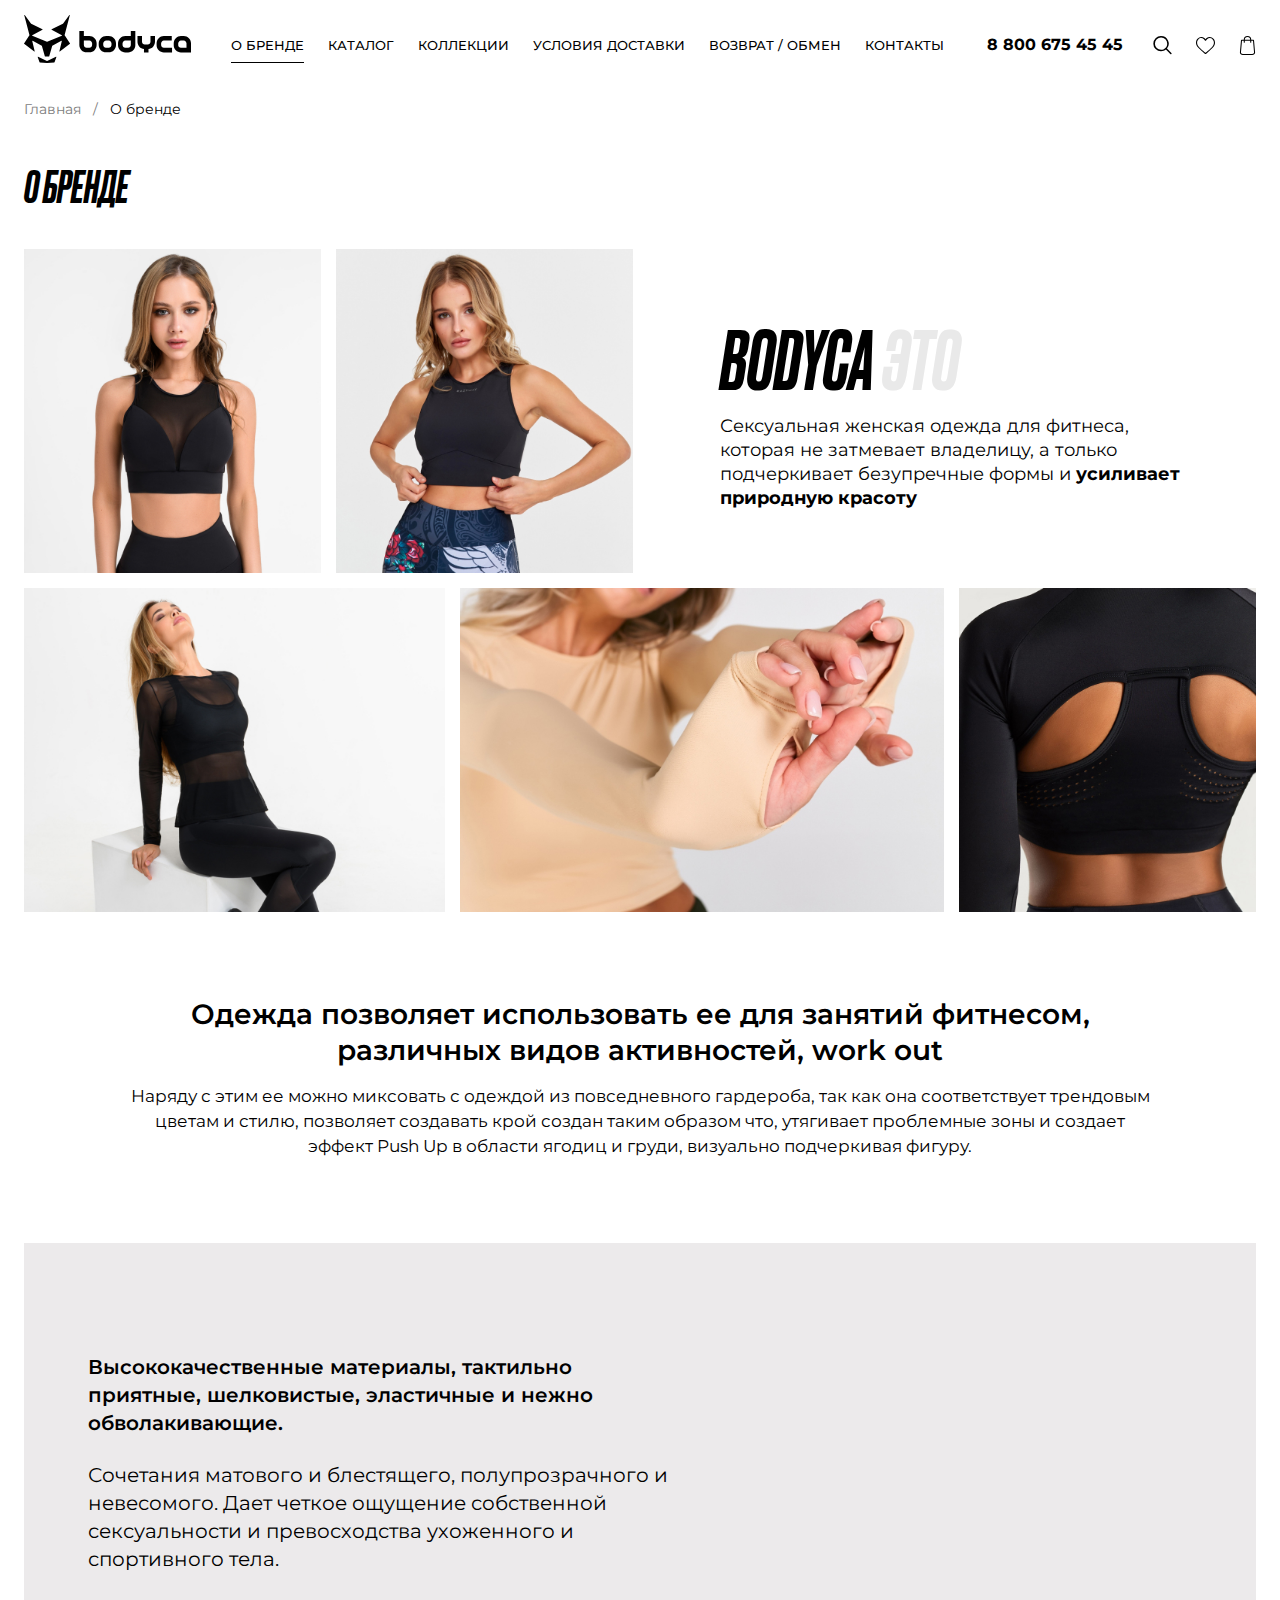
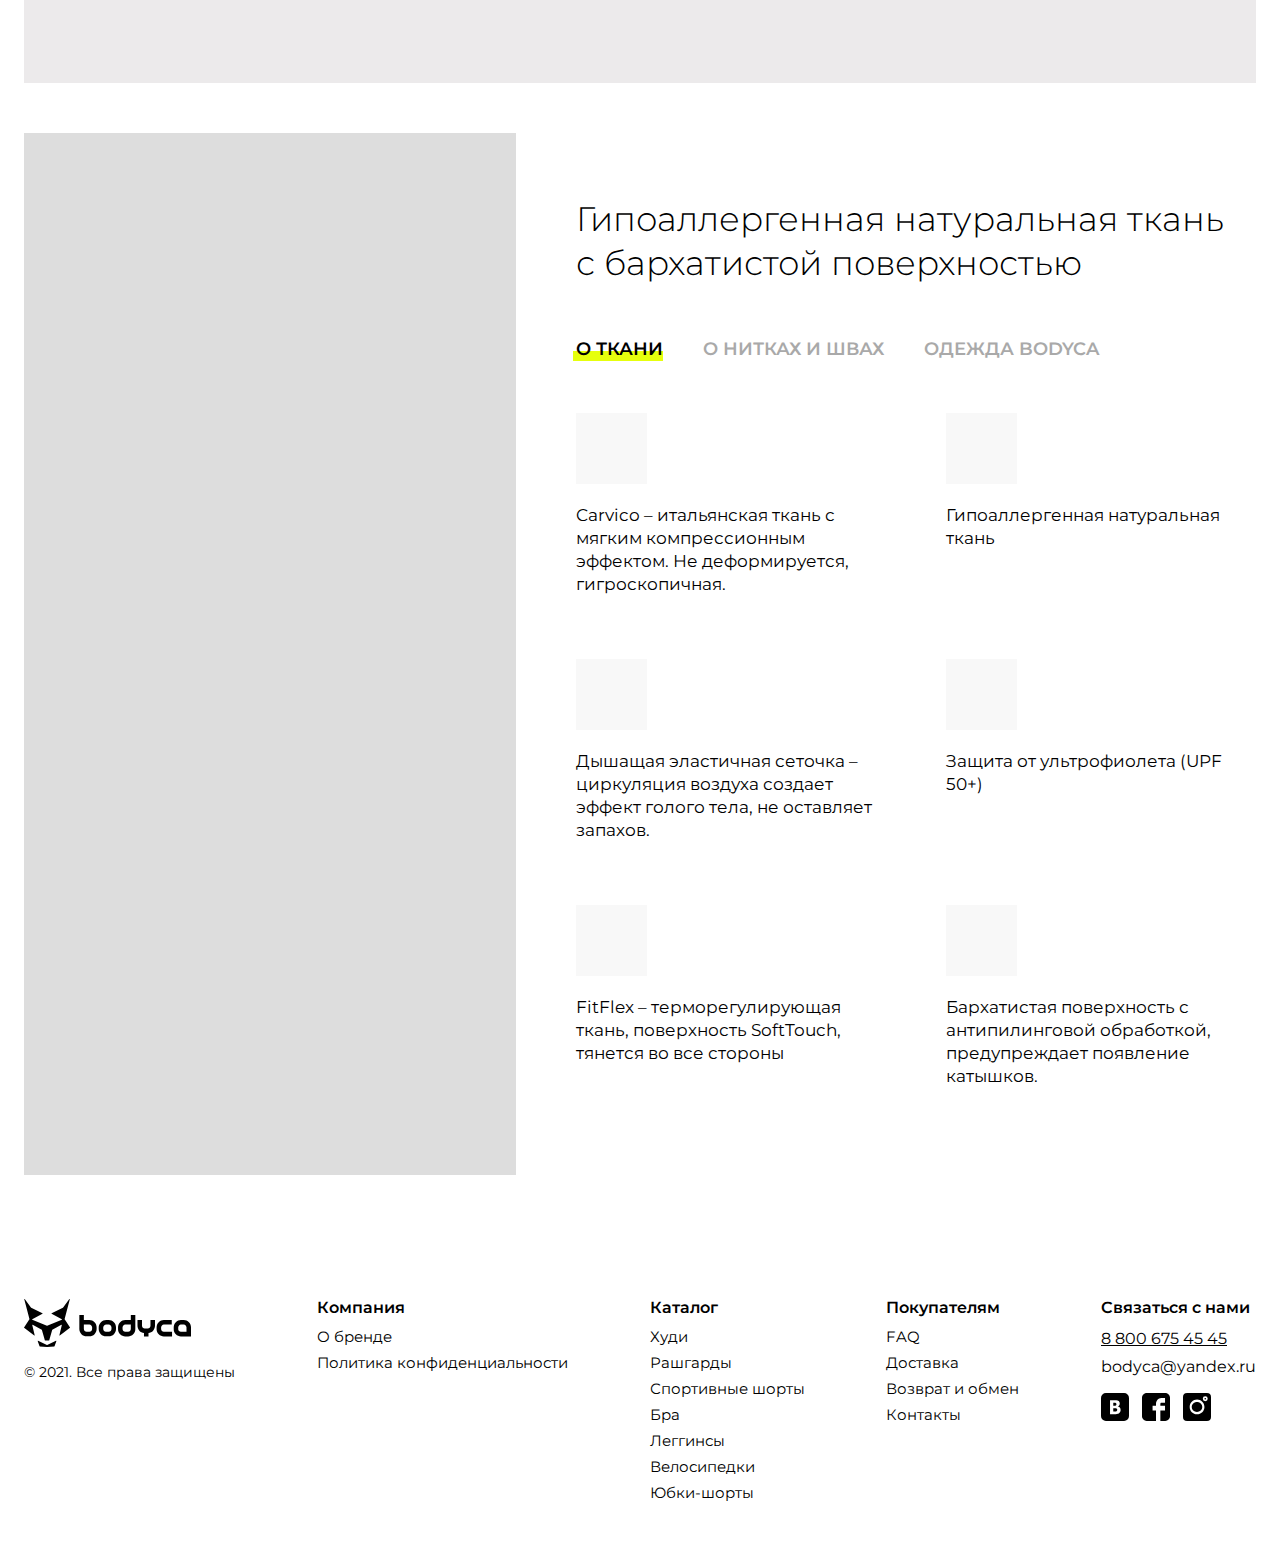
<file: about.html>
<!DOCTYPE html>
<html lang="ru">
	<head>
		<meta http-equiv="Content-Type" content="text/html; charset=utf-8">

		<!-- Адаптирование страницы для мобильных устройств -->
		<meta name="viewport" content="width=device-width, initial-scale=1, maximum-scale=1">

		<!-- Запрет распознования номера телефона -->
		<meta name="format-detection" content="telephone=no">
		<meta name="SKYPE_TOOLBAR" content ="SKYPE_TOOLBAR_PARSER_COMPATIBLE">

		<!-- Заголовок страницы -->
		<title>Заголовок страницы</title>

		<!-- Данное значение часто используют(использовали) поисковые системы -->
		<meta name="description" content="">
		<meta name="keywords" content="">

		<!-- Традиционная иконка сайта, размер 16x16, прозрачность поддерживается. Рекомендуемый формат: .ico или .png -->
		<link rel="shortcut icon" href="favicon.ico">

		<!-- Изменение цвета панели моб. браузера -->
		<meta name="msapplication-TileColor" content="#E6FF0D">
		<meta name="theme-color" content="#E6FF0D">

		<!-- Подключение шрифтов с гугла -->
		<link rel="preconnect" href="https://fonts.gstatic.com">
		<link href="https://fonts.googleapis.com/css2?family=Montserrat:ital,wght@0,100;0,200;0,300;0,400;0,500;0,600;0,700;0,800;0,900;1,100;1,200;1,300;1,400;1,500;1,600;1,700;1,800;1,900&display=swap" rel="stylesheet">

		<!-- Подключение файлов стилей -->
		<link rel="stylesheet" href="css/swiper-bundle.min.css">
		<link rel="stylesheet" href="css/swiper.css">
		<link rel="stylesheet" href="css/fancybox.css">
		<link rel="stylesheet" href="css/wheelSlider.css">
		<link rel="stylesheet" href="css/styles.css">

		<link rel="stylesheet" href="css/response_1899.css" media="print, (max-width: 1899px)">
		<link rel="stylesheet" href="css/response_1439.css" media="print, (max-width: 1439px)">
		<link rel="stylesheet" href="css/response_1279.css" media="print, (max-width: 1279px)">
		<link rel="stylesheet" href="css/response_1023.css" media="print, (max-width: 1023px)">
		<link rel="stylesheet" href="css/response_767.css" media="print, (max-width: 767px)">
		<link rel="stylesheet" href="css/response_479.css" media="(max-width: 479px)">
	</head>

	<body>
		<div class="wrap">
			<div class="main">
				<header>
					<div class="cont row">
						<button class="mob_menu_btn">
							<span></span>
						</button>

						<a href="/" class="logo">
							<img src="images/logo.svg" alt="">
						</a>

						<nav class="menu row">
							<div class="item">
								<a class="active">о бренде</a>
							</div>

							<div class="item">
								<a href="/" class="sub_link">Каталог</a>

								<div class="sub_menu">
									<div class="cont row">
										<div class="data">
											<div class="row">
												<div class="col">
													<div class="title">верх</div>

													<div class="items">
														<div><a href="/">Топы</a></div>
														<div><a href="/">Футболики и майки</a></div>
														<div><a href="/">Рашгарды</a></div>
													</div>
												</div>

												<div class="col big">
													<div class="title">низ</div>

													<div class="items">
														<div>
															<div><a href="/">Спортивные штаны</a></div>
															<div><a href="/">Шорты</a></div>
															<div><a href="/">Велосипедки</a></div>
															<div><a href="/">Юбки</a></div>
															<div><a href="/">Леггинсы</a></div>
														</div>

														<div>
															<div><a href="/">Комбинезоны</a></div>
															<div><a href="/">Платья</a></div>
														</div>
													</div>
												</div>
											</div>
										</div>

										<div class="gallery">
											<div class="row">
												<a href="/" class="item">
													<div class="thumb">
														<img data-src="images/tmp/sub_menu_gallery_thumb.jpg" alt="" class="lozad">
													</div>
												</a>

												<a href="/" class="item">
													<div class="thumb">
														<img data-src="images/tmp/sub_menu_gallery_thumb2.jpg" alt="" class="lozad">
													</div>
												</a>

												<a href="/" class="item">
													<div class="thumb">
														<img data-src="images/tmp/sub_menu_gallery_thumb3.jpg" alt="" class="lozad">
													</div>
												</a>
											</div>
										</div>
									</div>
								</div>
							</div>

							<div class="item">
								<a href="/">коллекции</a>
							</div>

							<div class="item">
								<a href="/">условия доставки</a>
							</div>

							<div class="item">
								<a href="/">возврат / обмен</a>
							</div>

							<div class="item">
								<a href="/">контакты</a>
							</div>
						</nav>

						<div class="phone">
							<a href="tel:88006754545">8 800 675 45 45</a>
						</div>

						<div class="links">
							<div class="search modal_cont">
								<button class="btn mini_modal_btn" data-modal-id="#search_modal">
									<svg class="icon"><use xlink:href="images/sprite.svg#ic_search"></use></svg>
								</button>

								<div class="mini_modal" id="search_modal">
									<div class="data">
										<div class="cont">
											<form action="">
												<input type="text" name="" value="" class="input" placeholder="Поиск в каталоге">

												<button type="submit" class="submit_btn">
													<svg class="icon"><use xlink:href="images/sprite.svg#ic_search"></use></svg>
												</button>
											</form>
										</div>

										<div class="result">
											<div class="cont">
												<!-- <div class="empty">К сожалению, ничего не найдено</div> -->

												<div class="scroll">
													<div class="products">
														<div class="row">
															<div class="product">
																<a href="/" class="thumb">
																	<img data-src="images/tmp/product_thumb1.jpg" alt="" class="lozad">
																	<img data-src="images/tmp/product_thumb1_2.jpg" alt="" class="lozad">
																</a>

																<div class="name">
																	<a href="/">Леггинсы</a>
																</div>

																<div class="price">2 800 руб.</div>
															</div>

															<div class="product">
																<a href="/" class="thumb">
																	<img data-src="images/tmp/product_thumb1.jpg" alt="" class="lozad">
																	<img data-src="images/tmp/product_thumb1_2.jpg" alt="" class="lozad">
																</a>

																<div class="name">
																	<a href="/">Леггинсы</a>
																</div>

																<div class="price">2 800 руб.</div>
															</div>

															<div class="product">
																<a href="/" class="thumb">
																	<img data-src="images/tmp/product_thumb1.jpg" alt="" class="lozad">
																	<img data-src="images/tmp/product_thumb1_2.jpg" alt="" class="lozad">
																</a>

																<div class="name">
																	<a href="/">Леггинсы</a>
																</div>

																<div class="price">2 800 руб.</div>
															</div>

															<div class="product">
																<a href="/" class="thumb">
																	<img data-src="images/tmp/product_thumb1.jpg" alt="" class="lozad">
																	<img data-src="images/tmp/product_thumb1_2.jpg" alt="" class="lozad">
																</a>

																<div class="name">
																	<a href="/">Леггинсы</a>
																</div>

																<div class="price">2 800 руб.</div>
															</div>

															<div class="product">
																<a href="/" class="thumb">
																	<img data-src="images/tmp/product_thumb1.jpg" alt="" class="lozad">
																	<img data-src="images/tmp/product_thumb1_2.jpg" alt="" class="lozad">
																</a>

																<div class="name">
																	<a href="/">Леггинсы</a>
																</div>

																<div class="price">2 800 руб.</div>
															</div>

															<div class="product">
																<a href="/" class="thumb">
																	<img data-src="images/tmp/product_thumb1.jpg" alt="" class="lozad">
																	<img data-src="images/tmp/product_thumb1_2.jpg" alt="" class="lozad">
																</a>

																<div class="name">
																	<a href="/">Леггинсы</a>
																</div>

																<div class="price">2 800 руб.</div>
															</div>

															<div class="product">
																<a href="/" class="thumb">
																	<img data-src="images/tmp/product_thumb1.jpg" alt="" class="lozad">
																	<img data-src="images/tmp/product_thumb1_2.jpg" alt="" class="lozad">
																</a>

																<div class="name">
																	<a href="/">Леггинсы</a>
																</div>

																<div class="price">2 800 руб.</div>
															</div>

															<div class="product">
																<a href="/" class="thumb">
																	<img data-src="images/tmp/product_thumb1.jpg" alt="" class="lozad">
																	<img data-src="images/tmp/product_thumb1_2.jpg" alt="" class="lozad">
																</a>

																<div class="name">
																	<a href="/">Леггинсы</a>
																</div>

																<div class="price">2 800 руб.</div>
															</div>

															<div class="product">
																<a href="/" class="thumb">
																	<img data-src="images/tmp/product_thumb1.jpg" alt="" class="lozad">
																	<img data-src="images/tmp/product_thumb1_2.jpg" alt="" class="lozad">
																</a>

																<div class="name">
																	<a href="/">Леггинсы</a>
																</div>

																<div class="price">2 800 руб.</div>
															</div>

															<div class="product">
																<a href="/" class="thumb">
																	<img data-src="images/tmp/product_thumb1.jpg" alt="" class="lozad">
																	<img data-src="images/tmp/product_thumb1_2.jpg" alt="" class="lozad">
																</a>

																<div class="name">
																	<a href="/">Леггинсы</a>
																</div>

																<div class="price">2 800 руб.</div>
															</div>

															<div class="product">
																<a href="/" class="thumb">
																	<img data-src="images/tmp/product_thumb1.jpg" alt="" class="lozad">
																	<img data-src="images/tmp/product_thumb1_2.jpg" alt="" class="lozad">
																</a>

																<div class="name">
																	<a href="/">Леггинсы</a>
																</div>

																<div class="price">2 800 руб.</div>
															</div>

															<div class="product">
																<a href="/" class="thumb">
																	<img data-src="images/tmp/product_thumb1.jpg" alt="" class="lozad">
																	<img data-src="images/tmp/product_thumb1_2.jpg" alt="" class="lozad">
																</a>

																<div class="name">
																	<a href="/">Леггинсы</a>
																</div>

																<div class="price">2 800 руб.</div>
															</div>

															<div class="product">
																<a href="/" class="thumb">
																	<img data-src="images/tmp/product_thumb1.jpg" alt="" class="lozad">
																	<img data-src="images/tmp/product_thumb1_2.jpg" alt="" class="lozad">
																</a>

																<div class="name">
																	<a href="/">Леггинсы</a>
																</div>

																<div class="price">2 800 руб.</div>
															</div>

															<div class="product">
																<a href="/" class="thumb">
																	<img data-src="images/tmp/product_thumb1.jpg" alt="" class="lozad">
																	<img data-src="images/tmp/product_thumb1_2.jpg" alt="" class="lozad">
																</a>

																<div class="name">
																	<a href="/">Леггинсы</a>
																</div>

																<div class="price">2 800 руб.</div>
															</div>

															<div class="product">
																<a href="/" class="thumb">
																	<img data-src="images/tmp/product_thumb1.jpg" alt="" class="lozad">
																	<img data-src="images/tmp/product_thumb1_2.jpg" alt="" class="lozad">
																</a>

																<div class="name">
																	<a href="/">Леггинсы</a>
																</div>

																<div class="price">2 800 руб.</div>
															</div>

															<div class="product">
																<a href="/" class="thumb">
																	<img data-src="images/tmp/product_thumb1.jpg" alt="" class="lozad">
																	<img data-src="images/tmp/product_thumb1_2.jpg" alt="" class="lozad">
																</a>

																<div class="name">
																	<a href="/">Леггинсы</a>
																</div>

																<div class="price">2 800 руб.</div>
															</div>
														</div>
													</div>
												</div>
											</div>
										</div>

										<div class="overlay"></div>
									</div>
								</div>
							</div>

							<div class="favorite">
								<a href="/" class="btn">
									<svg class="icon"><use xlink:href="images/sprite.svg#ic_favorite"></use></svg>
								</a>
							</div>

							<div class="cart">
								<a href="/" class="btn">
									<svg class="icon"><use xlink:href="images/sprite.svg#ic_cart"></use></svg>
								</a>
							</div>
						</div>
					</div>
				</header>


				<section class="mob_menu">
					<div class="cont">
						<div class="head">
							<div class="title">Меню</div>

							<button class="close"></button>
						</div>

						<div class="data">
							<div class="menu">
								<div><a class="active">о бренде</a></div>
								<div><a href="#" class="sub_link" data-content=".catalog_data">Каталог</a></div>
								<div><a href="/">коллекции</a></div>
								<div><a href="/">условия доставки</a></div>
								<div><a href="/">возврат / обмен</a></div>
								<div><a href="/">контакты</a></div>
							</div>

							<div class="logo">
								<img data-src="images/circle_logo.svg" alt="" class="lozad">
							</div>
						</div>

						<div class="menu_data catalog_data">
							<div class="back">
								<button class="btn">Каталог</button>
							</div>

							<div class="item">
								<div class="title">верх</div>

								<div class="items">
									<div><a href="/">Топы</a></div>
									<div><a href="/">Футболики и майки</a></div>
									<div><a href="/">Рашгарды</a></div>
								</div>
							</div>

							<div class="item">
								<div class="title">низ</div>

								<div class="items">
									<div><a href="/">Спортивные штаны</a></div>
									<div><a href="/">Шорты</a></div>
									<div><a href="/">Велосипедки</a></div>
									<div><a href="/">Юбки</a></div>
									<div><a href="/">Леггинсы</a></div>
								</div>
							</div>

							<div class="item">
								<div class="items">
									<div><a href="/">Комбинезоны</a></div>
									<div><a href="/">Платья</a></div>
								</div>
							</div>

							<div class="item">
								<div class="items">
									<div><a href="/"><b>Коллекция 2021</b></a></div>
									<div><a href="/"><b>Летняя коллекция</b></a></div>
								</div>
							</div>
						</div>
					</div>
				</section>


				<section class="page_head">
					<div class="cont">
						<div class="breadcrumbs">
							<a href="/">Главная</a> <span class="sep">/</span>
							<span class="current">О бренде</span>
						</div>

						<h1 class="page_title">О бренде</h1>
					</div>
				</section>


				<section class="about_info block">
					<div class="cont">
						<div class="row">
							<div class="image">
								<img data-src="images/tmp/about_info_img1.jpg" alt="" class="lozad">
							</div>

							<div class="image">
								<img data-src="images/tmp/about_info_img2.jpg" alt="" class="lozad">
							</div>

							<div class="data">
								<div class="title">bodyca <span>это</span></div>

								<div class="desc">Сексуальная женская одежда для фитнеса, которая не затмевает владелицу, а только подчеркивает безупречные формы и <b>усиливает природную красоту</b></div>
							</div>

							<div class="image middle">
								<img data-src="images/tmp/about_info_img3.jpg" alt="" class="lozad">
							</div>

							<div class="image middle">
								<img data-src="images/tmp/about_info_img4.jpg" alt="" class="lozad">
							</div>

							<div class="image">
								<img data-src="images/tmp/about_info_img5.jpg" alt="" class="lozad">
							</div>
						</div>
					</div>
				</section>


				<section class="about_for_what block">
					<div class="cont">
						<div class="title">Одежда позволяет использовать ее для занятий фитнесом, различных видов активностей, work out</div>

						<div class="desc">Наряду с этим ее можно миксовать с одеждой из повседневного гардероба, так как она соответствует трендовым цветам и стилю, позволяет создавать крой создан таким образом что, утягивает проблемные зоны и создает эффект Push Up в области ягодиц и груди, визуально подчеркивая фигуру.</div>
					</div>
				</section>


				<section class="info_block">
					<div class="cont">
						<div class="data">
							<div class="info">
								<div class="title">Высококачественные материалы, тактильно приятные, шелковистые, эластичные и нежно обволакивающие.</div>

								<div class="desc">Сочетания матового и блестящего, полупрозрачного и невесомого. Дает четкое ощущение собственной сексуальности и превосходства ухоженного и спортивного тела. </div>
							</div>

							<img data-src="images/tmp/info_block_img.png" alt="" class="image lozad">
						</div>
					</div>
				</section>


				<section class="about_advantages tabs_container block">
					<div class="cont row">
						<div class="data">
							<div class="title">Гипоаллергенная натуральная ткань<br> с бархатистой поверхностью</div>

							<div class="tabs">
								<button data-content="#advantages_tab1" data-level="level1" class="active">О ТКАНИ</button>
								<button data-content="#advantages_tab2" data-level="level1">О НИТКАХ И ШВАХ</button>
								<button data-content="#advantages_tab3" data-level="level1">ОДЕЖДА BODYCA</button>
							</div>

							<div class="tab_content level1 active" id="advantages_tab1">
								<div class="items">
									<div class="item">
										<div class="icon">
											<img data-src="images/ic_about_advantages1_1.svg" alt="" class="lozad">
										</div>

										<div class="desc">Carvico – итальянская ткань с мягким компрессионным эффектом. Не деформируется, гигроскопичная.</div>
									</div>

									<div class="item">
										<div class="icon">
											<img data-src="images/ic_about_advantages1_2.svg" alt="" class="lozad">
										</div>

										<div class="desc">Гипоаллергенная натуральная ткань</div>
									</div>

									<div class="item">
										<div class="icon">
											<img data-src="images/ic_about_advantages1_3.svg" alt="" class="lozad">
										</div>

										<div class="desc">Дышащая эластичная сеточка – циркуляция воздуха создает эффект голого тела, не оставляет запахов.</div>
									</div>

									<div class="item">
										<div class="icon">
											<img data-src="images/ic_about_advantages1_4.svg" alt="" class="lozad">
										</div>

										<div class="desc">Защита от ультрофиолета (UPF 50+)</div>
									</div>

									<div class="item">
										<div class="icon">
											<img data-src="images/ic_about_advantages1_5.svg" alt="" class="lozad">
										</div>

										<div class="desc">FitFlex – терморегулирующая ткань, поверхность SoftTouch, тянется во все стороны</div>
									</div>

									<div class="item">
										<div class="icon">
											<img data-src="images/ic_about_advantages1_6.svg" alt="" class="lozad">
										</div>

										<div class="desc">Бархатистая поверхность с антипилинговой обработкой, предупреждает появление катышков.</div>
									</div>
								</div>

								<div class="image">
									<img data-src="images/tmp/about_advantages_img1.jpg" alt="" class="lozad">
								</div>
							</div>


							<div class="tab_content level1" id="advantages_tab2">
								<div class="items">
									<div class="item">
										<div class="icon">
											<img data-src="images/ic_about_advantages2_1.svg" alt="" class="lozad">
										</div>

										<div class="desc">Нитки Coats – лидер производства нитей с 200 летней историей. Качество мирового уровня, лучшая стойкость к истиранию.</div>
									</div>

									<div class="item">
										<div class="icon">
											<img data-src="images/ic_about_advantages2_2.svg" alt="" class="lozad">
										</div>

										<div class="desc">Высокая прочность швов гарантирует качество одежды даже спустя годы ношения</div>
									</div>

									<div class="item">
										<div class="icon">
											<img data-src="images/ic_about_advantages2_3.svg" alt="" class="lozad">
										</div>

										<div class="desc">Плоские швы – эффект бесшовного белья, не оставляют следов на коже</div>
									</div>

									<div class="item">
										<div class="icon">
											<img data-src="images/ic_about_advantages2_4.svg" alt="" class="lozad">
										</div>

										<div class="desc">Исключительная мягкость и комфорт при занятии спортом</div>
									</div>

									<div class="item">
										<div class="icon">
											<img data-src="images/ic_about_advantages2_5.svg" alt="" class="lozad">
										</div>

										<div class="desc">Одно из главных преимуществ ниток, из которых мы шьем одежду - экологичность</div>
									</div>

									<div class="item">
										<div class="icon">
											<img data-src="images/ic_about_advantages2_6.svg" alt="" class="lozad">
										</div>

										<div class="desc">Эластичные швы, которые не расходятся даже при большом растяжении</div>
									</div>
								</div>

								<div class="image">
									<img data-src="images/tmp/about_advantages_img2.jpg" alt="" class="lozad">
								</div>
							</div>


							<div class="tab_content level1" id="advantages_tab3">
								<div class="items">
									<div class="item">
										<div class="icon">
											<img data-src="images/ic_about_advantages3_1.svg" alt="" class="lozad">
										</div>

										<div class="desc">Уникально разработанные принты – тренды текущего сезона</div>
									</div>

									<div class="item">
										<div class="icon">
											<img data-src="images/ic_about_advantages3_2.svg" alt="" class="lozad">
										</div>

										<div class="desc">Одежда подчеркивает безупречные формы и усиливает природную красоту</div>
									</div>

									<div class="item">
										<div class="icon">
											<img data-src="images/ic_about_advantages3_3.svg" alt="" class="lozad">
										</div>

										<div class="desc">Push Up – крой моделирующий фигуру</div>
									</div>

									<div class="item">
										<div class="icon">
											<img data-src="images/ic_about_advantages3_4.svg" alt="" class="lozad">
										</div>

										<div class="desc">Точно выверенная размерная сетка</div>
									</div>

									<div class="item">
										<div class="icon">
											<img data-src="images/ic_about_advantages3_5.svg" alt="" class="lozad">
										</div>

										<div class="desc">Голографическое лого – защита изделий от подделки</div>
									</div>

									<div class="item">
										<div class="icon">
											<img data-src="images/ic_about_advantages3_6.svg" alt="" class="lozad">
										</div>

										<div class="desc">Одежду Bodyca можно миксовать с повседневным гардеробом</div>
									</div>
								</div>

								<div class="image">
									<img data-src="images/tmp/about_advantages_img3.jpg" alt="" class="lozad">
								</div>
							</div>
						</div>
					</div>
				</section>
			</div>


			<footer>
				<div class="cont row">
					<div class="col_left">
						<div class="logo">
							<img src="images/logo.svg" alt="">
						</div>

						<div class="copyright">&copy; 2021. Все права защищены</div>
					</div>

					<div class="links">
						<div class="title">Компания</div>

						<div class="items">
							<div><a href="/">О бренде</a></div>
							<div><a href="/">Политика конфиденциальности</a></div>
						</div>
					</div>

					<div class="links">
						<div class="title">Каталог</div>

						<div class="items">
							<div><a href="/">Худи</a></div>
							<div><a href="/">Рашгарды</a></div>
							<div><a href="/">Спортивные шорты</a></div>
							<div><a href="/">Бра</a></div>
							<div><a href="/">Леггинсы</a></div>
							<div><a href="/">Велосипедки</a></div>
							<div><a href="/">Юбки-шорты</a></div>
						</div>
					</div>

					<div class="links">
						<div class="title">Покупателям</div>

						<div class="items">
							<div><a href="/">FAQ</a></div>
							<div><a href="/">Доставка</a></div>
							<div><a href="/">Возврат и обмен</a></div>
							<div><a href="/">Контакты</a></div>
						</div>
					</div>

					<div class="contacts">
						<div class="title">
							<button class="btn modal_link" data-content="#callback_modal">Связаться с нами</button>
						</div>

						<div class="phone">
							<a href="tel:88006754545">8 800 675 45 45</a>
						</div>

						<div class="email">
							<a href="mailto:bodyca@yandex.ru">bodyca@yandex.ru</a>
						</div>

						<div class="socials">
							<a href="/" target="_blank" rel="noopener nofollow" class="vkontakte_link">
								<svg class="icon"><use xlink:href="images/sprite.svg#ic_vkontakte"></use></svg>
							</a>

							<a href="/" target="_blank" rel="noopener nofollow" class="facebook_link">
								<svg class="icon"><use xlink:href="images/sprite.svg#ic_facebook"></use></svg>
							</a>

							<a href="/" target="_blank" rel="noopener nofollow" class="instagram_link">
								<svg class="icon"><use xlink:href="images/sprite.svg#ic_instagram"></use></svg>
							</a>
						</div>
					</div>
				</div>
			</footer>
		</div>


		<div class="supports_error">
			Ваш браузер устарел рекомендуем обновить его до последней версии<br> или использовать другой более современный.
		</div>


		<section class="modal" id="callback_modal">
			<div class="modal_data">
				<div class="data">
					<div class="modal_title">Заказать звонок</div>

					<div class="modal_desc">Оставьте свой номер телефона и мы ответим на ваши вопросы</div>

					<form action="" class="form">
						<div class="line">
							<div class="label">Как Вас зовут?</div>

							<div class="field">
								<input type="text" name="" value="" class="input">
							</div>
						</div>

						<div class="line">
							<div class="label">Номер телефона</div>

							<div class="field">
								<input type="tel" name="" value="" class="input">
							</div>
						</div>

						<div class="submit">
							<button type="submit" class="submit_btn">Отправить</button>
						</div>

						<div class="agree">
							Нажимая кнопку “Отправить”, я даю согласие на <a href="/" target="_blank">обработку персональных данных</a>
						</div>
					</form>

					<img src="images/circle_logo.svg" alt="" class="logo">
					<img src="images/circle_logo_white.svg" alt="" class="logo white">
				</div>

				<div class="image">
					<img data-src="images/tmp/callback_modal_img.jpg" alt="" class="lozad">
				</div>
			</div>
		</section>


		<!-- Подключение javascript файлов -->
		<script src="js/jquery-3.5.0.min.js"></script>
		<script src="js/lozad.min.js"></script>
		<script src="js/swiper-bundle.min.js"></script>
		<script src="js/inputmask.min.js"></script>
		<script src="js/nice-select.js"></script>
		<script src="js/fancybox.min.js"></script>
		<script src="js/wheelSlider.js"></script>
		<script src="js/sticky-kit.min.js"></script>
		<script src="js/functions.js"></script>
		<script src="js/scripts.js"></script>
	</body>
</html>
</file>
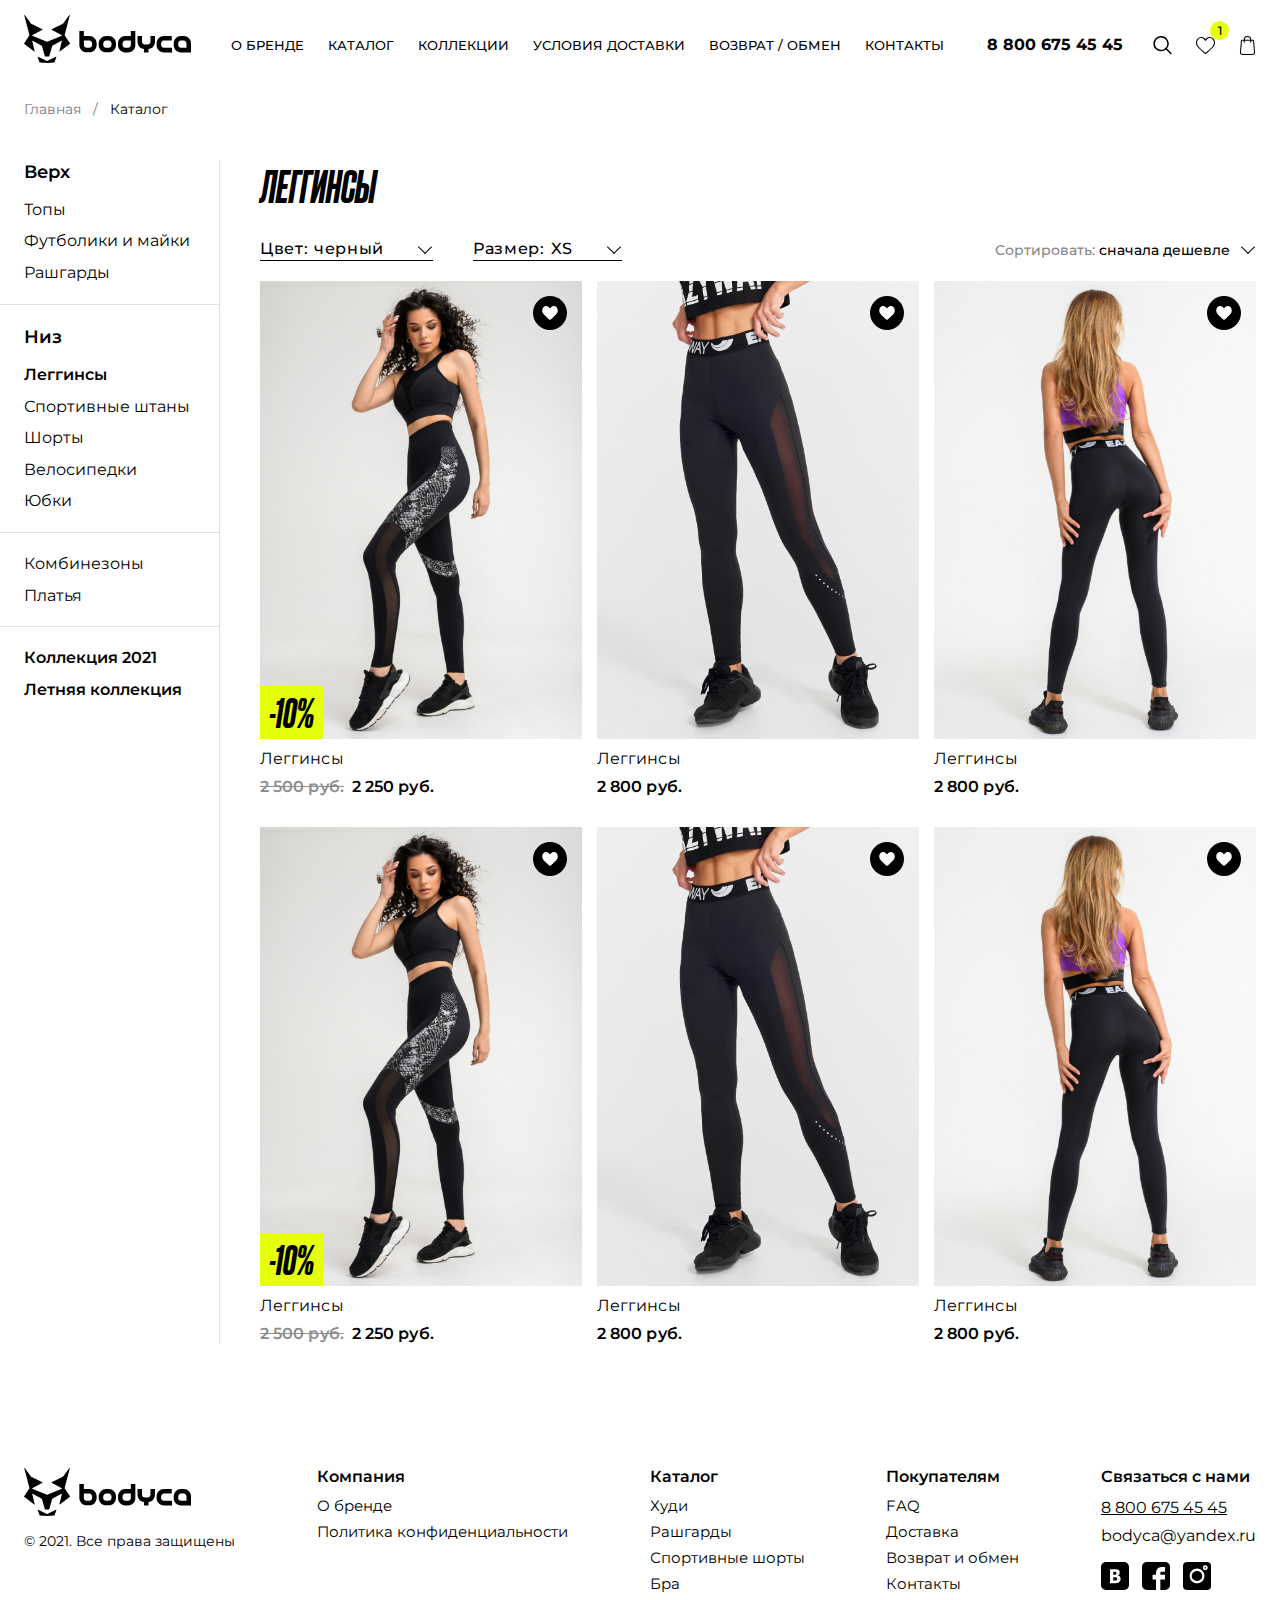
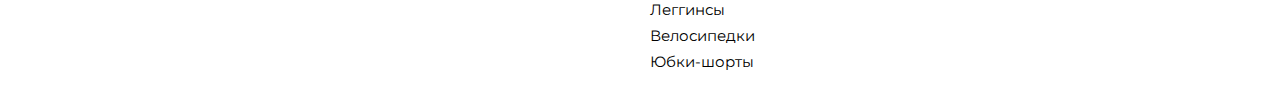
<file: category.html>
<!DOCTYPE html>
<html lang="ru">
	<head>
		<meta http-equiv="Content-Type" content="text/html; charset=utf-8">

		<!-- Адаптирование страницы для мобильных устройств -->
		<meta name="viewport" content="width=device-width, initial-scale=1, maximum-scale=1">

		<!-- Запрет распознования номера телефона -->
		<meta name="format-detection" content="telephone=no">
		<meta name="SKYPE_TOOLBAR" content ="SKYPE_TOOLBAR_PARSER_COMPATIBLE">

		<!-- Заголовок страницы -->
		<title>Заголовок страницы</title>

		<!-- Данное значение часто используют(использовали) поисковые системы -->
		<meta name="description" content="">
		<meta name="keywords" content="">

		<!-- Традиционная иконка сайта, размер 16x16, прозрачность поддерживается. Рекомендуемый формат: .ico или .png -->
		<link rel="shortcut icon" href="favicon.ico">

		<!-- Изменение цвета панели моб. браузера -->
		<meta name="msapplication-TileColor" content="#E6FF0D">
		<meta name="theme-color" content="#E6FF0D">

		<!-- Подключение шрифтов с гугла -->
		<link rel="preconnect" href="https://fonts.gstatic.com">
		<link href="https://fonts.googleapis.com/css2?family=Montserrat:ital,wght@0,100;0,200;0,300;0,400;0,500;0,600;0,700;0,800;0,900;1,100;1,200;1,300;1,400;1,500;1,600;1,700;1,800;1,900&display=swap" rel="stylesheet">

		<!-- Подключение файлов стилей -->
		<link rel="stylesheet" href="css/swiper-bundle.min.css">
		<link rel="stylesheet" href="css/swiper.css">
		<link rel="stylesheet" href="css/fancybox.css">
		<link rel="stylesheet" href="css/wheelSlider.css">
		<link rel="stylesheet" href="css/styles.css">

		<link rel="stylesheet" href="css/response_1899.css" media="print, (max-width: 1899px)">
		<link rel="stylesheet" href="css/response_1439.css" media="print, (max-width: 1439px)">
		<link rel="stylesheet" href="css/response_1279.css" media="print, (max-width: 1279px)">
		<link rel="stylesheet" href="css/response_1023.css" media="print, (max-width: 1023px)">
		<link rel="stylesheet" href="css/response_767.css" media="print, (max-width: 767px)">
		<link rel="stylesheet" href="css/response_479.css" media="(max-width: 479px)">
	</head>

	<body>
		<div class="wrap">
			<div class="main">
				<header>
					<div class="cont row">
						<button class="mob_menu_btn">
							<span></span>
						</button>

						<a href="/" class="logo">
							<img src="images/logo.svg" alt="">
						</a>

						<nav class="menu row">
							<div class="item">
								<a href="/">о бренде</a>
							</div>

							<div class="item">
								<a href="/" class="sub_link">Каталог</a>

								<div class="sub_menu">
									<div class="cont row">
										<div class="data">
											<div class="row">
												<div class="col">
													<div class="title">верх</div>

													<div class="items">
														<div><a href="/">Топы</a></div>
														<div><a href="/">Футболики и майки</a></div>
														<div><a href="/">Рашгарды</a></div>
													</div>
												</div>

												<div class="col big">
													<div class="title">низ</div>

													<div class="items">
														<div>
															<div><a href="/">Спортивные штаны</a></div>
															<div><a href="/">Шорты</a></div>
															<div><a href="/">Велосипедки</a></div>
															<div><a href="/">Юбки</a></div>
															<div><a href="/">Леггинсы</a></div>
														</div>

														<div>
															<div><a href="/">Комбинезоны</a></div>
															<div><a href="/">Платья</a></div>
														</div>
													</div>
												</div>
											</div>
										</div>

										<div class="gallery">
											<div class="row">
												<a href="/" class="item">
													<div class="thumb">
														<img data-src="images/tmp/sub_menu_gallery_thumb.jpg" alt="" class="lozad">
													</div>
												</a>

												<a href="/" class="item">
													<div class="thumb">
														<img data-src="images/tmp/sub_menu_gallery_thumb2.jpg" alt="" class="lozad">
													</div>
												</a>

												<a href="/" class="item">
													<div class="thumb">
														<img data-src="images/tmp/sub_menu_gallery_thumb3.jpg" alt="" class="lozad">
													</div>
												</a>
											</div>
										</div>
									</div>
								</div>
							</div>

							<div class="item">
								<a href="/">коллекции</a>
							</div>

							<div class="item">
								<a href="/">условия доставки</a>
							</div>

							<div class="item">
								<a href="/">возврат / обмен</a>
							</div>

							<div class="item">
								<a href="/">контакты</a>
							</div>
						</nav>

						<div class="phone">
							<a href="tel:88006754545">8 800 675 45 45</a>
						</div>

						<div class="links">
							<div class="search modal_cont">
								<button class="btn mini_modal_btn" data-modal-id="#search_modal">
									<svg class="icon"><use xlink:href="images/sprite.svg#ic_search"></use></svg>
								</button>

								<div class="mini_modal" id="search_modal">
									<div class="data">
										<div class="cont">
											<form action="">
												<input type="text" name="" value="" class="input" placeholder="Поиск в каталоге">

												<button type="submit" class="submit_btn">
													<svg class="icon"><use xlink:href="images/sprite.svg#ic_search"></use></svg>
												</button>
											</form>
										</div>

										<div class="result">
											<div class="cont">
												<!-- <div class="empty">К сожалению, ничего не найдено</div> -->

												<div class="scroll">
													<div class="products">
														<div class="row">
															<div class="product">
																<a href="/" class="thumb">
																	<img data-src="images/tmp/product_thumb1.jpg" alt="" class="lozad">
																	<img data-src="images/tmp/product_thumb1_2.jpg" alt="" class="lozad">
																</a>

																<div class="name">
																	<a href="/">Леггинсы</a>
																</div>

																<div class="price">2 800 руб.</div>
															</div>

															<div class="product">
																<a href="/" class="thumb">
																	<img data-src="images/tmp/product_thumb1.jpg" alt="" class="lozad">
																	<img data-src="images/tmp/product_thumb1_2.jpg" alt="" class="lozad">
																</a>

																<div class="name">
																	<a href="/">Леггинсы</a>
																</div>

																<div class="price">2 800 руб.</div>
															</div>

															<div class="product">
																<a href="/" class="thumb">
																	<img data-src="images/tmp/product_thumb1.jpg" alt="" class="lozad">
																	<img data-src="images/tmp/product_thumb1_2.jpg" alt="" class="lozad">
																</a>

																<div class="name">
																	<a href="/">Леггинсы</a>
																</div>

																<div class="price">2 800 руб.</div>
															</div>

															<div class="product">
																<a href="/" class="thumb">
																	<img data-src="images/tmp/product_thumb1.jpg" alt="" class="lozad">
																	<img data-src="images/tmp/product_thumb1_2.jpg" alt="" class="lozad">
																</a>

																<div class="name">
																	<a href="/">Леггинсы</a>
																</div>

																<div class="price">2 800 руб.</div>
															</div>

															<div class="product">
																<a href="/" class="thumb">
																	<img data-src="images/tmp/product_thumb1.jpg" alt="" class="lozad">
																	<img data-src="images/tmp/product_thumb1_2.jpg" alt="" class="lozad">
																</a>

																<div class="name">
																	<a href="/">Леггинсы</a>
																</div>

																<div class="price">2 800 руб.</div>
															</div>

															<div class="product">
																<a href="/" class="thumb">
																	<img data-src="images/tmp/product_thumb1.jpg" alt="" class="lozad">
																	<img data-src="images/tmp/product_thumb1_2.jpg" alt="" class="lozad">
																</a>

																<div class="name">
																	<a href="/">Леггинсы</a>
																</div>

																<div class="price">2 800 руб.</div>
															</div>

															<div class="product">
																<a href="/" class="thumb">
																	<img data-src="images/tmp/product_thumb1.jpg" alt="" class="lozad">
																	<img data-src="images/tmp/product_thumb1_2.jpg" alt="" class="lozad">
																</a>

																<div class="name">
																	<a href="/">Леггинсы</a>
																</div>

																<div class="price">2 800 руб.</div>
															</div>

															<div class="product">
																<a href="/" class="thumb">
																	<img data-src="images/tmp/product_thumb1.jpg" alt="" class="lozad">
																	<img data-src="images/tmp/product_thumb1_2.jpg" alt="" class="lozad">
																</a>

																<div class="name">
																	<a href="/">Леггинсы</a>
																</div>

																<div class="price">2 800 руб.</div>
															</div>

															<div class="product">
																<a href="/" class="thumb">
																	<img data-src="images/tmp/product_thumb1.jpg" alt="" class="lozad">
																	<img data-src="images/tmp/product_thumb1_2.jpg" alt="" class="lozad">
																</a>

																<div class="name">
																	<a href="/">Леггинсы</a>
																</div>

																<div class="price">2 800 руб.</div>
															</div>

															<div class="product">
																<a href="/" class="thumb">
																	<img data-src="images/tmp/product_thumb1.jpg" alt="" class="lozad">
																	<img data-src="images/tmp/product_thumb1_2.jpg" alt="" class="lozad">
																</a>

																<div class="name">
																	<a href="/">Леггинсы</a>
																</div>

																<div class="price">2 800 руб.</div>
															</div>

															<div class="product">
																<a href="/" class="thumb">
																	<img data-src="images/tmp/product_thumb1.jpg" alt="" class="lozad">
																	<img data-src="images/tmp/product_thumb1_2.jpg" alt="" class="lozad">
																</a>

																<div class="name">
																	<a href="/">Леггинсы</a>
																</div>

																<div class="price">2 800 руб.</div>
															</div>

															<div class="product">
																<a href="/" class="thumb">
																	<img data-src="images/tmp/product_thumb1.jpg" alt="" class="lozad">
																	<img data-src="images/tmp/product_thumb1_2.jpg" alt="" class="lozad">
																</a>

																<div class="name">
																	<a href="/">Леггинсы</a>
																</div>

																<div class="price">2 800 руб.</div>
															</div>

															<div class="product">
																<a href="/" class="thumb">
																	<img data-src="images/tmp/product_thumb1.jpg" alt="" class="lozad">
																	<img data-src="images/tmp/product_thumb1_2.jpg" alt="" class="lozad">
																</a>

																<div class="name">
																	<a href="/">Леггинсы</a>
																</div>

																<div class="price">2 800 руб.</div>
															</div>

															<div class="product">
																<a href="/" class="thumb">
																	<img data-src="images/tmp/product_thumb1.jpg" alt="" class="lozad">
																	<img data-src="images/tmp/product_thumb1_2.jpg" alt="" class="lozad">
																</a>

																<div class="name">
																	<a href="/">Леггинсы</a>
																</div>

																<div class="price">2 800 руб.</div>
															</div>

															<div class="product">
																<a href="/" class="thumb">
																	<img data-src="images/tmp/product_thumb1.jpg" alt="" class="lozad">
																	<img data-src="images/tmp/product_thumb1_2.jpg" alt="" class="lozad">
																</a>

																<div class="name">
																	<a href="/">Леггинсы</a>
																</div>

																<div class="price">2 800 руб.</div>
															</div>

															<div class="product">
																<a href="/" class="thumb">
																	<img data-src="images/tmp/product_thumb1.jpg" alt="" class="lozad">
																	<img data-src="images/tmp/product_thumb1_2.jpg" alt="" class="lozad">
																</a>

																<div class="name">
																	<a href="/">Леггинсы</a>
																</div>

																<div class="price">2 800 руб.</div>
															</div>
														</div>
													</div>
												</div>
											</div>
										</div>

										<div class="overlay"></div>
									</div>
								</div>
							</div>

							<div class="favorite">
								<a href="/" class="btn">
									<svg class="icon"><use xlink:href="images/sprite.svg#ic_favorite"></use></svg>
									<div class="count">1</div>
								</a>
							</div>

							<div class="cart">
								<a href="/" class="btn">
									<svg class="icon"><use xlink:href="images/sprite.svg#ic_cart"></use></svg>
								</a>
							</div>
						</div>
					</div>
				</header>


				<section class="mob_menu">
					<div class="cont">
						<div class="head">
							<div class="title">Меню</div>

							<button class="close"></button>
						</div>

						<div class="data">
							<div class="menu">
								<div><a href="/">о бренде</a></div>
								<div><a href="#" class="sub_link" data-content=".catalog_data">Каталог</a></div>
								<div><a href="/">коллекции</a></div>
								<div><a href="/">условия доставки</a></div>
								<div><a href="/">возврат / обмен</a></div>
								<div><a href="/">контакты</a></div>
							</div>

							<div class="logo">
								<img data-src="images/circle_logo.svg" alt="" class="lozad">
							</div>
						</div>

						<div class="menu_data catalog_data">
							<div class="back">
								<button class="btn">Каталог</button>
							</div>

							<div class="item">
								<div class="title">верх</div>

								<div class="items">
									<div><a href="/">Топы</a></div>
									<div><a href="/">Футболики и майки</a></div>
									<div><a href="/">Рашгарды</a></div>
								</div>
							</div>

							<div class="item">
								<div class="title">низ</div>

								<div class="items">
									<div><a href="/">Спортивные штаны</a></div>
									<div><a href="/">Шорты</a></div>
									<div><a href="/">Велосипедки</a></div>
									<div><a href="/">Юбки</a></div>
									<div><a href="/">Леггинсы</a></div>
								</div>
							</div>

							<div class="item">
								<div class="items">
									<div><a href="/">Комбинезоны</a></div>
									<div><a href="/">Платья</a></div>
								</div>
							</div>

							<div class="item">
								<div class="items">
									<div><a href="/"><b>Коллекция 2021</b></a></div>
									<div><a href="/"><b>Летняя коллекция</b></a></div>
								</div>
							</div>
						</div>
					</div>
				</section>


				<section class="page_head">
					<div class="cont">
						<div class="breadcrumbs">
							<a href="/">Главная</a> <span class="sep">/</span>
							<span class="current">Каталог</span>
						</div>
					</div>
				</section>


				<section class="category_info content_flex block">
					<div class="cont row">
						<aside>
							<div class="categories sticky">
								<div class="item">
									<div class="title">Верх</div>

									<div class="items">
										<div><a href="/">Топы</a></div>
										<div><a href="/">Футболики и майки</a></div>
										<div><a href="/">Рашгарды</a></div>
									</div>
								</div>

								<div class="item">
									<div class="title">Низ</div>

									<div class="items">
										<div><a class="active">Леггинсы</a></div>
										<div><a href="/">Спортивные штаны</a></div>
										<div><a href="/">Шорты</a></div>
										<div><a href="/">Велосипедки</a></div>
										<div><a href="/">Юбки</a></div>
									</div>
								</div>

								<div class="item">
									<div class="items">
										<div><a href="/">Комбинезоны</a></div>
										<div><a href="/">Платья</a></div>
									</div>
								</div>

								<div class="item">
									<div class="items">
										<div><a href="/"><b>Коллекция 2021</b></a></div>
										<div><a href="/"><b>Летняя коллекция</b></a></div>
									</div>
								</div>
							</div>
						</aside>


						<section class="content">
							<h1 class="page_title">леггинсы</h1>

							<div class="products">
								<div class="head">
									<div class="filter">
										<div class="item modal_cont">
											<button class="btn mini_modal_btn" data-modal-id="#filter_modal1">
												<div class="name">Цвет:</div>
												<div class="vals">черный</div>
											</button>

											<div class="mini_modal" id="filter_modal1">
												<div class="field">
													<input type="checkbox" name="group1" id="group1_check1" checked>
													<label for="group1_check1"><span>черный</span></label>
												</div>

												<div class="field">
													<input type="checkbox" name="group1" id="group1_check2">
													<label for="group1_check2"><span>синий</span></label>
												</div>

												<div class="field">
													<input type="checkbox" name="group1" id="group1_check3">
													<label for="group1_check3"><span>красный</span></label>
												</div>

												<div class="field">
													<input type="checkbox" name="group1" id="group1_check4">
													<label for="group1_check4"><span>желтый</span></label>
												</div>

												<div class="field">
													<input type="checkbox" name="group1" id="group1_check5">
													<label for="group1_check5"><span>красный</span></label>
												</div>

												<div class="field">
													<input type="checkbox" name="group1" id="group1_check6">
													<label for="group1_check6"><span>желтый</span></label>
												</div>
											</div>
										</div>

										<div class="item modal_cont">
											<button class="btn mini_modal_btn" data-modal-id="#filter_modal2">
												<div class="name">Размер:</div>
												<div class="vals">XS</div>
											</button>

											<div class="mini_modal" id="filter_modal2">
												<div class="field">
													<input type="checkbox" name="group2" id="group2_check1" checked>
													<label for="group2_check1"><span>XS</span></label>
												</div>

												<div class="field">
													<input type="checkbox" name="group2" id="group2_check2">
													<label for="group2_check2"><span>XS</span></label>
												</div>

												<div class="field">
													<input type="checkbox" name="group2" id="group2_check3">
													<label for="group2_check3"><span>XS</span></label>
												</div>

												<div class="field">
													<input type="checkbox" name="group2" id="group2_check4">
													<label for="group2_check4"><span>XS</span></label>
												</div>

												<div class="field">
													<input type="checkbox" name="group2" id="group2_check5">
													<label for="group2_check5"><span>XS</span></label>
												</div>

												<div class="field">
													<input type="checkbox" name="group2" id="group2_check6">
													<label for="group2_check6"><span>XS</span></label>
												</div>
											</div>
										</div>
									</div>

									<div class="sort">
										<div class="name">Сортировать:</div>

										<select name="">
											<option value="0">По умолчанию</option>
											<option value="1">Сначала дороже</option>
											<option value="2" selected>Сначала дешевле</option>
										</select>
									</div>
								</div>


								<div class="row">
									<div class="product">
										<button class="favorite_btn">
											<svg class="icon"><use xlink:href="images/sprite.svg#ic_favorite2"></use></svg>
										</button>

										<a href="/" class="thumb">
											<img data-src="images/tmp/product_thumb1.jpg" alt="" class="lozad">
											<img data-src="images/tmp/product_thumb1_2.jpg" alt="" class="lozad">

											<div class="discount">-10%</div>

											<button class="buy_btn">В корзину</button>
										</a>

										<div class="name">
											<a href="/">Леггинсы</a>
										</div>

										<div class="price">
											<span class="old">2 500 руб.</span> 2 250 руб.
										</div>
									</div>

									<div class="product">
										<button class="favorite_btn">
											<svg class="icon"><use xlink:href="images/sprite.svg#ic_favorite2"></use></svg>
										</button>

										<a href="/" class="thumb">
											<img data-src="images/tmp/product_thumb2.jpg" alt="" class="lozad">
											<img data-src="images/tmp/product_thumb2_2.jpg" alt="" class="lozad">

											<button class="buy_btn">В корзину</button>
										</a>

										<div class="name">
											<a href="/">Леггинсы</a>
										</div>

										<div class="price">2 800 руб.</div>
									</div>

									<div class="product">
										<button class="favorite_btn">
											<svg class="icon"><use xlink:href="images/sprite.svg#ic_favorite2"></use></svg>
										</button>

										<a href="/" class="thumb">
											<img data-src="images/tmp/product_thumb3.jpg" alt="" class="lozad">
											<img data-src="images/tmp/product_thumb3_2.jpg" alt="" class="lozad">

											<button class="buy_btn">В корзину</button>
										</a>

										<div class="name">
											<a href="/">Леггинсы</a>
										</div>

										<div class="price">2 800 руб.</div>
									</div>

									<div class="product">
										<button class="favorite_btn">
											<svg class="icon"><use xlink:href="images/sprite.svg#ic_favorite2"></use></svg>
										</button>

										<a href="/" class="thumb">
											<img data-src="images/tmp/product_thumb1.jpg" alt="" class="lozad">
											<img data-src="images/tmp/product_thumb1_2.jpg" alt="" class="lozad">

											<div class="discount">-10%</div>

											<button class="buy_btn">В корзину</button>
										</a>

										<div class="name">
											<a href="/">Леггинсы</a>
										</div>

										<div class="price">
											<span class="old">2 500 руб.</span> 2 250 руб.
										</div>
									</div>

									<div class="product">
										<button class="favorite_btn">
											<svg class="icon"><use xlink:href="images/sprite.svg#ic_favorite2"></use></svg>
										</button>

										<a href="/" class="thumb">
											<img data-src="images/tmp/product_thumb2.jpg" alt="" class="lozad">
											<img data-src="images/tmp/product_thumb2_2.jpg" alt="" class="lozad">

											<button class="buy_btn">В корзину</button>
										</a>

										<div class="name">
											<a href="/">Леггинсы</a>
										</div>

										<div class="price">2 800 руб.</div>
									</div>

									<div class="product">
										<button class="favorite_btn">
											<svg class="icon"><use xlink:href="images/sprite.svg#ic_favorite2"></use></svg>
										</button>

										<a href="/" class="thumb">
											<img data-src="images/tmp/product_thumb3.jpg" alt="" class="lozad">
											<img data-src="images/tmp/product_thumb3_2.jpg" alt="" class="lozad">

											<button class="buy_btn">В корзину</button>
										</a>

										<div class="name">
											<a href="/">Леггинсы</a>
										</div>

										<div class="price">2 800 руб.</div>
									</div>
								</div>
							</div>
						</section>
					</div>
				</section>
			</div>


			<footer>
				<div class="cont row">
					<div class="col_left">
						<div class="logo">
							<img src="images/logo.svg" alt="">
						</div>

						<div class="copyright">&copy; 2021. Все права защищены</div>
					</div>

					<div class="links">
						<div class="title">Компания</div>

						<div class="items">
							<div><a href="/">О бренде</a></div>
							<div><a href="/">Политика конфиденциальности</a></div>
						</div>
					</div>

					<div class="links">
						<div class="title">Каталог</div>

						<div class="items">
							<div><a href="/">Худи</a></div>
							<div><a href="/">Рашгарды</a></div>
							<div><a href="/">Спортивные шорты</a></div>
							<div><a href="/">Бра</a></div>
							<div><a href="/">Леггинсы</a></div>
							<div><a href="/">Велосипедки</a></div>
							<div><a href="/">Юбки-шорты</a></div>
						</div>
					</div>

					<div class="links">
						<div class="title">Покупателям</div>

						<div class="items">
							<div><a href="/">FAQ</a></div>
							<div><a href="/">Доставка</a></div>
							<div><a href="/">Возврат и обмен</a></div>
							<div><a href="/">Контакты</a></div>
						</div>
					</div>

					<div class="contacts">
						<div class="title">
							<button class="btn modal_link" data-content="#callback_modal">Связаться с нами</button>
						</div>

						<div class="phone">
							<a href="tel:88006754545">8 800 675 45 45</a>
						</div>

						<div class="email">
							<a href="mailto:bodyca@yandex.ru">bodyca@yandex.ru</a>
						</div>

						<div class="socials">
							<a href="/" target="_blank" rel="noopener nofollow" class="vkontakte_link">
								<svg class="icon"><use xlink:href="images/sprite.svg#ic_vkontakte"></use></svg>
							</a>

							<a href="/" target="_blank" rel="noopener nofollow" class="facebook_link">
								<svg class="icon"><use xlink:href="images/sprite.svg#ic_facebook"></use></svg>
							</a>

							<a href="/" target="_blank" rel="noopener nofollow" class="instagram_link">
								<svg class="icon"><use xlink:href="images/sprite.svg#ic_instagram"></use></svg>
							</a>
						</div>
					</div>
				</div>
			</footer>
		</div>


		<div class="supports_error">
			Ваш браузер устарел рекомендуем обновить его до последней версии<br> или использовать другой более современный.
		</div>


		<section class="modal" id="callback_modal">
			<div class="modal_data">
				<div class="data">
					<div class="modal_title">Заказать звонок</div>

					<div class="modal_desc">Оставьте свой номер телефона и мы ответим на ваши вопросы</div>

					<form action="" class="form">
						<div class="line">
							<div class="label">Как Вас зовут?</div>

							<div class="field">
								<input type="text" name="" value="" class="input">
							</div>
						</div>

						<div class="line">
							<div class="label">Номер телефона</div>

							<div class="field">
								<input type="tel" name="" value="" class="input">
							</div>
						</div>

						<div class="submit">
							<button type="submit" class="submit_btn">Отправить</button>
						</div>

						<div class="agree">
							Нажимая кнопку “Отправить”, я даю согласие на <a href="/" target="_blank">обработку персональных данных</a>
						</div>
					</form>

					<img src="images/circle_logo.svg" alt="" class="logo">
					<img src="images/circle_logo_white.svg" alt="" class="logo white">
				</div>

				<div class="image">
					<img data-src="images/tmp/callback_modal_img.jpg" alt="" class="lozad">
				</div>
			</div>
		</section>


		<!-- Подключение javascript файлов -->
		<script src="js/jquery-3.5.0.min.js"></script>
		<script src="js/lozad.min.js"></script>
		<script src="js/swiper-bundle.min.js"></script>
		<script src="js/inputmask.min.js"></script>
		<script src="js/nice-select.js"></script>
		<script src="js/fancybox.min.js"></script>
		<script src="js/wheelSlider.js"></script>
		<script src="js/sticky-kit.min.js"></script>
		<script src="js/functions.js"></script>
		<script src="js/scripts.js"></script>
	</body>
</html>
</file>
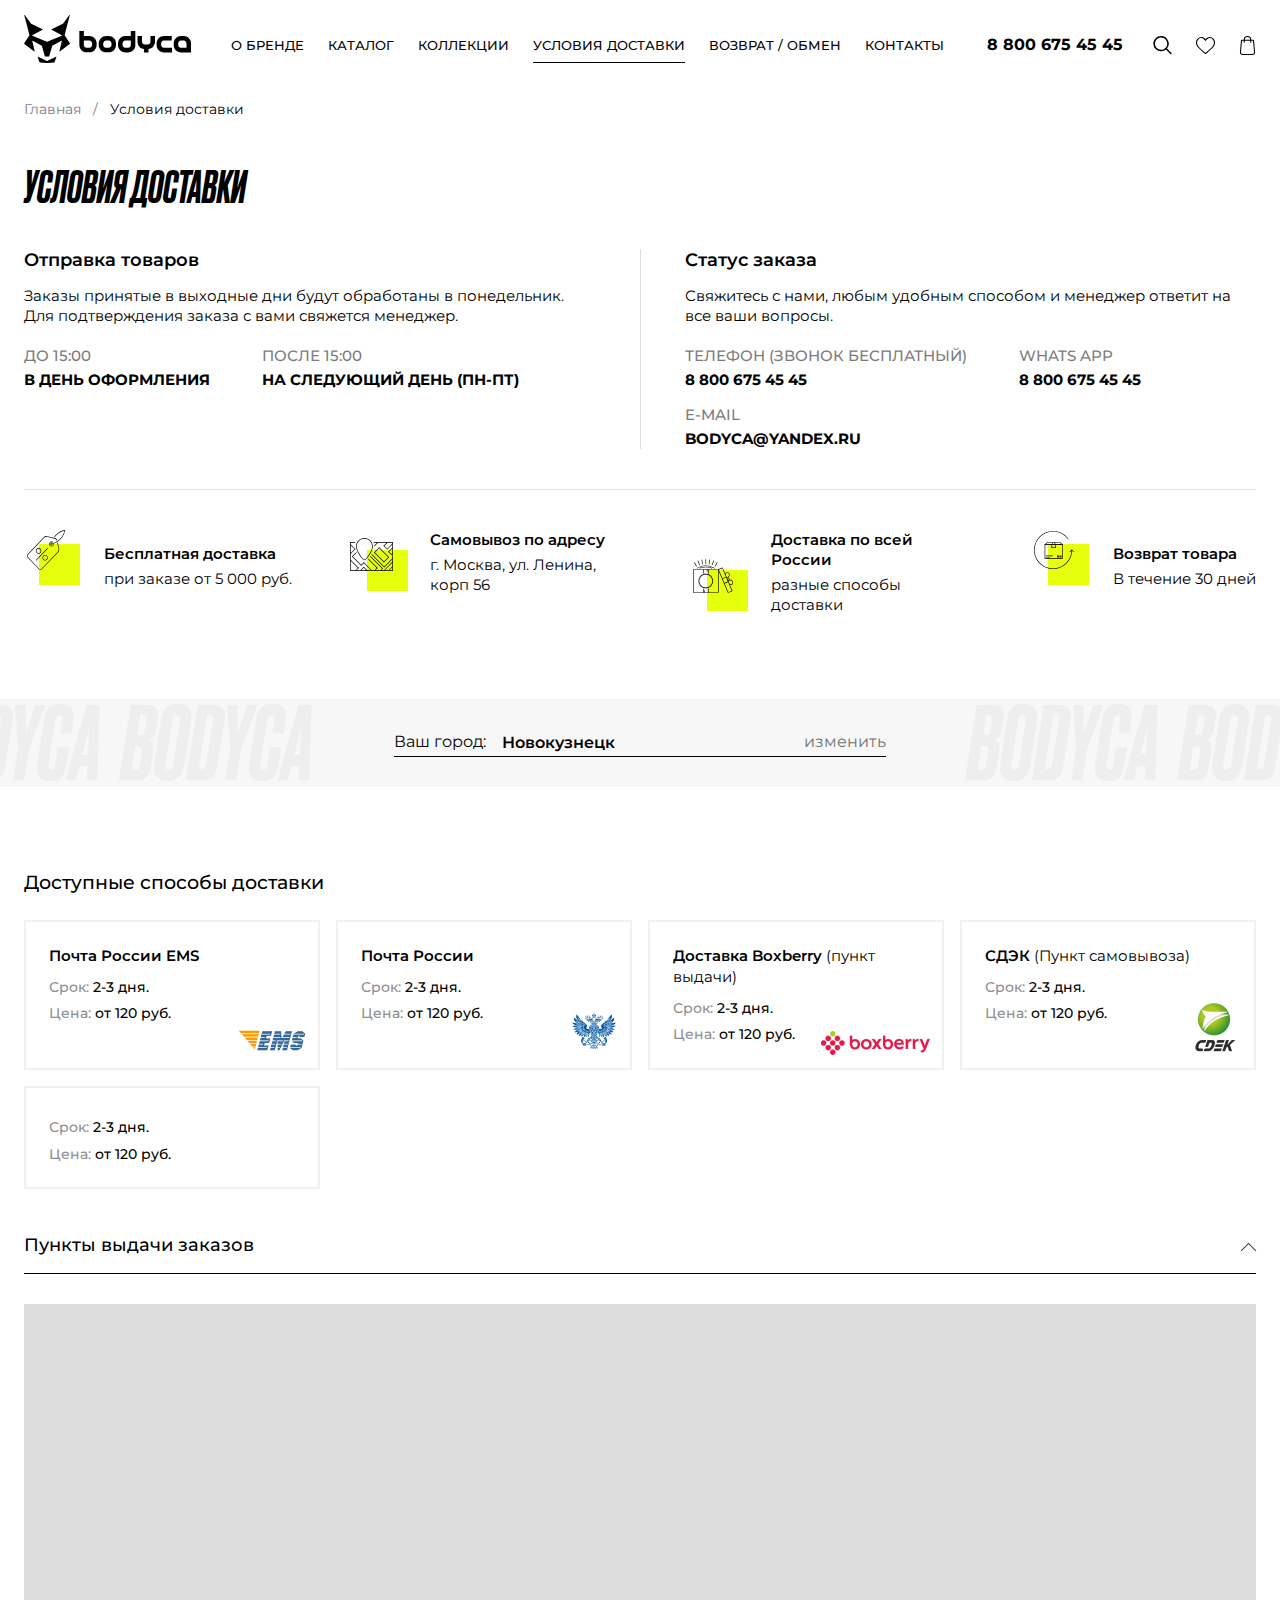
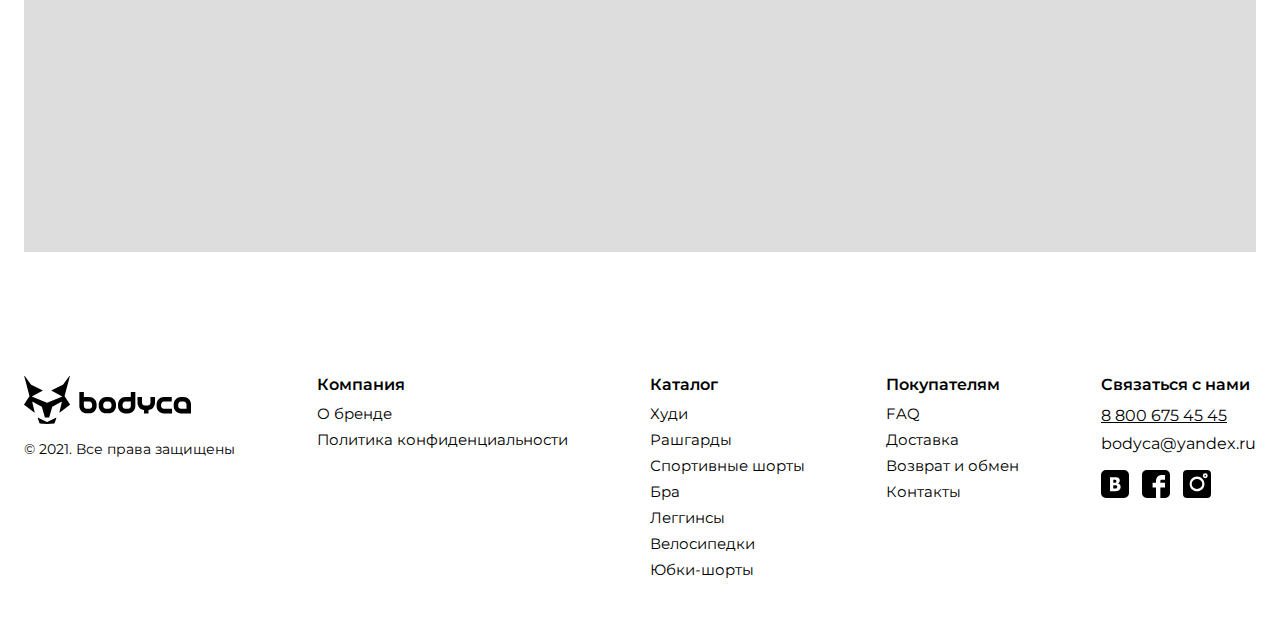
<file: delivery.html>
<!DOCTYPE html>
<html lang="ru">
	<head>
		<meta http-equiv="Content-Type" content="text/html; charset=utf-8">

		<!-- Адаптирование страницы для мобильных устройств -->
		<meta name="viewport" content="width=device-width, initial-scale=1, maximum-scale=1">

		<!-- Запрет распознования номера телефона -->
		<meta name="format-detection" content="telephone=no">
		<meta name="SKYPE_TOOLBAR" content ="SKYPE_TOOLBAR_PARSER_COMPATIBLE">

		<!-- Заголовок страницы -->
		<title>Заголовок страницы</title>

		<!-- Данное значение часто используют(использовали) поисковые системы -->
		<meta name="description" content="">
		<meta name="keywords" content="">

		<!-- Традиционная иконка сайта, размер 16x16, прозрачность поддерживается. Рекомендуемый формат: .ico или .png -->
		<link rel="shortcut icon" href="favicon.ico">

		<!-- Изменение цвета панели моб. браузера -->
		<meta name="msapplication-TileColor" content="#E6FF0D">
		<meta name="theme-color" content="#E6FF0D">

		<!-- Подключение шрифтов с гугла -->
		<link rel="preconnect" href="https://fonts.gstatic.com">
		<link href="https://fonts.googleapis.com/css2?family=Montserrat:ital,wght@0,100;0,200;0,300;0,400;0,500;0,600;0,700;0,800;0,900;1,100;1,200;1,300;1,400;1,500;1,600;1,700;1,800;1,900&display=swap" rel="stylesheet">

		<!-- Подключение файлов стилей -->
		<link rel="stylesheet" href="css/swiper-bundle.min.css">
		<link rel="stylesheet" href="css/swiper.css">
		<link rel="stylesheet" href="css/fancybox.css">
		<link rel="stylesheet" href="css/wheelSlider.css">
		<link rel="stylesheet" href="css/styles.css">

		<link rel="stylesheet" href="css/response_1899.css" media="print, (max-width: 1899px)">
		<link rel="stylesheet" href="css/response_1439.css" media="print, (max-width: 1439px)">
		<link rel="stylesheet" href="css/response_1279.css" media="print, (max-width: 1279px)">
		<link rel="stylesheet" href="css/response_1023.css" media="print, (max-width: 1023px)">
		<link rel="stylesheet" href="css/response_767.css" media="print, (max-width: 767px)">
		<link rel="stylesheet" href="css/response_479.css" media="(max-width: 479px)">
	</head>

	<body>
		<div class="wrap">
			<div class="main">
				<header>
					<div class="cont row">
						<button class="mob_menu_btn">
							<span></span>
						</button>

						<a href="/" class="logo">
							<img src="images/logo.svg" alt="">
						</a>

						<nav class="menu row">
							<div class="item">
								<a href="/">о бренде</a>
							</div>

							<div class="item">
								<a href="/" class="sub_link">Каталог</a>

								<div class="sub_menu">
									<div class="cont row">
										<div class="data">
											<div class="row">
												<div class="col">
													<div class="title">верх</div>

													<div class="items">
														<div><a href="/">Топы</a></div>
														<div><a href="/">Футболики и майки</a></div>
														<div><a href="/">Рашгарды</a></div>
													</div>
												</div>

												<div class="col big">
													<div class="title">низ</div>

													<div class="items">
														<div>
															<div><a href="/">Спортивные штаны</a></div>
															<div><a href="/">Шорты</a></div>
															<div><a href="/">Велосипедки</a></div>
															<div><a href="/">Юбки</a></div>
															<div><a href="/">Леггинсы</a></div>
														</div>

														<div>
															<div><a href="/">Комбинезоны</a></div>
															<div><a href="/">Платья</a></div>
														</div>
													</div>
												</div>
											</div>
										</div>

										<div class="gallery">
											<div class="row">
												<a href="/" class="item">
													<div class="thumb">
														<img data-src="images/tmp/sub_menu_gallery_thumb.jpg" alt="" class="lozad">
													</div>
												</a>

												<a href="/" class="item">
													<div class="thumb">
														<img data-src="images/tmp/sub_menu_gallery_thumb2.jpg" alt="" class="lozad">
													</div>
												</a>

												<a href="/" class="item">
													<div class="thumb">
														<img data-src="images/tmp/sub_menu_gallery_thumb3.jpg" alt="" class="lozad">
													</div>
												</a>
											</div>
										</div>
									</div>
								</div>
							</div>

							<div class="item">
								<a href="/">коллекции</a>
							</div>

							<div class="item">
								<a class="active">условия доставки</a>
							</div>

							<div class="item">
								<a href="/">возврат / обмен</a>
							</div>

							<div class="item">
								<a href="/">контакты</a>
							</div>
						</nav>

						<div class="phone">
							<a href="tel:88006754545">8 800 675 45 45</a>
						</div>

						<div class="links">
							<div class="search modal_cont">
								<button class="btn mini_modal_btn" data-modal-id="#search_modal">
									<svg class="icon"><use xlink:href="images/sprite.svg#ic_search"></use></svg>
								</button>

								<div class="mini_modal" id="search_modal">
									<div class="data">
										<div class="cont">
											<form action="">
												<input type="text" name="" value="" class="input" placeholder="Поиск в каталоге">

												<button type="submit" class="submit_btn">
													<svg class="icon"><use xlink:href="images/sprite.svg#ic_search"></use></svg>
												</button>
											</form>
										</div>

										<div class="result">
											<div class="cont">
												<!-- <div class="empty">К сожалению, ничего не найдено</div> -->

												<div class="scroll">
													<div class="products">
														<div class="row">
															<div class="product">
																<a href="/" class="thumb">
																	<img data-src="images/tmp/product_thumb1.jpg" alt="" class="lozad">
																	<img data-src="images/tmp/product_thumb1_2.jpg" alt="" class="lozad">
																</a>

																<div class="name">
																	<a href="/">Леггинсы</a>
																</div>

																<div class="price">2 800 руб.</div>
															</div>

															<div class="product">
																<a href="/" class="thumb">
																	<img data-src="images/tmp/product_thumb1.jpg" alt="" class="lozad">
																	<img data-src="images/tmp/product_thumb1_2.jpg" alt="" class="lozad">
																</a>

																<div class="name">
																	<a href="/">Леггинсы</a>
																</div>

																<div class="price">2 800 руб.</div>
															</div>

															<div class="product">
																<a href="/" class="thumb">
																	<img data-src="images/tmp/product_thumb1.jpg" alt="" class="lozad">
																	<img data-src="images/tmp/product_thumb1_2.jpg" alt="" class="lozad">
																</a>

																<div class="name">
																	<a href="/">Леггинсы</a>
																</div>

																<div class="price">2 800 руб.</div>
															</div>

															<div class="product">
																<a href="/" class="thumb">
																	<img data-src="images/tmp/product_thumb1.jpg" alt="" class="lozad">
																	<img data-src="images/tmp/product_thumb1_2.jpg" alt="" class="lozad">
																</a>

																<div class="name">
																	<a href="/">Леггинсы</a>
																</div>

																<div class="price">2 800 руб.</div>
															</div>

															<div class="product">
																<a href="/" class="thumb">
																	<img data-src="images/tmp/product_thumb1.jpg" alt="" class="lozad">
																	<img data-src="images/tmp/product_thumb1_2.jpg" alt="" class="lozad">
																</a>

																<div class="name">
																	<a href="/">Леггинсы</a>
																</div>

																<div class="price">2 800 руб.</div>
															</div>

															<div class="product">
																<a href="/" class="thumb">
																	<img data-src="images/tmp/product_thumb1.jpg" alt="" class="lozad">
																	<img data-src="images/tmp/product_thumb1_2.jpg" alt="" class="lozad">
																</a>

																<div class="name">
																	<a href="/">Леггинсы</a>
																</div>

																<div class="price">2 800 руб.</div>
															</div>

															<div class="product">
																<a href="/" class="thumb">
																	<img data-src="images/tmp/product_thumb1.jpg" alt="" class="lozad">
																	<img data-src="images/tmp/product_thumb1_2.jpg" alt="" class="lozad">
																</a>

																<div class="name">
																	<a href="/">Леггинсы</a>
																</div>

																<div class="price">2 800 руб.</div>
															</div>

															<div class="product">
																<a href="/" class="thumb">
																	<img data-src="images/tmp/product_thumb1.jpg" alt="" class="lozad">
																	<img data-src="images/tmp/product_thumb1_2.jpg" alt="" class="lozad">
																</a>

																<div class="name">
																	<a href="/">Леггинсы</a>
																</div>

																<div class="price">2 800 руб.</div>
															</div>

															<div class="product">
																<a href="/" class="thumb">
																	<img data-src="images/tmp/product_thumb1.jpg" alt="" class="lozad">
																	<img data-src="images/tmp/product_thumb1_2.jpg" alt="" class="lozad">
																</a>

																<div class="name">
																	<a href="/">Леггинсы</a>
																</div>

																<div class="price">2 800 руб.</div>
															</div>

															<div class="product">
																<a href="/" class="thumb">
																	<img data-src="images/tmp/product_thumb1.jpg" alt="" class="lozad">
																	<img data-src="images/tmp/product_thumb1_2.jpg" alt="" class="lozad">
																</a>

																<div class="name">
																	<a href="/">Леггинсы</a>
																</div>

																<div class="price">2 800 руб.</div>
															</div>

															<div class="product">
																<a href="/" class="thumb">
																	<img data-src="images/tmp/product_thumb1.jpg" alt="" class="lozad">
																	<img data-src="images/tmp/product_thumb1_2.jpg" alt="" class="lozad">
																</a>

																<div class="name">
																	<a href="/">Леггинсы</a>
																</div>

																<div class="price">2 800 руб.</div>
															</div>

															<div class="product">
																<a href="/" class="thumb">
																	<img data-src="images/tmp/product_thumb1.jpg" alt="" class="lozad">
																	<img data-src="images/tmp/product_thumb1_2.jpg" alt="" class="lozad">
																</a>

																<div class="name">
																	<a href="/">Леггинсы</a>
																</div>

																<div class="price">2 800 руб.</div>
															</div>

															<div class="product">
																<a href="/" class="thumb">
																	<img data-src="images/tmp/product_thumb1.jpg" alt="" class="lozad">
																	<img data-src="images/tmp/product_thumb1_2.jpg" alt="" class="lozad">
																</a>

																<div class="name">
																	<a href="/">Леггинсы</a>
																</div>

																<div class="price">2 800 руб.</div>
															</div>

															<div class="product">
																<a href="/" class="thumb">
																	<img data-src="images/tmp/product_thumb1.jpg" alt="" class="lozad">
																	<img data-src="images/tmp/product_thumb1_2.jpg" alt="" class="lozad">
																</a>

																<div class="name">
																	<a href="/">Леггинсы</a>
																</div>

																<div class="price">2 800 руб.</div>
															</div>

															<div class="product">
																<a href="/" class="thumb">
																	<img data-src="images/tmp/product_thumb1.jpg" alt="" class="lozad">
																	<img data-src="images/tmp/product_thumb1_2.jpg" alt="" class="lozad">
																</a>

																<div class="name">
																	<a href="/">Леггинсы</a>
																</div>

																<div class="price">2 800 руб.</div>
															</div>

															<div class="product">
																<a href="/" class="thumb">
																	<img data-src="images/tmp/product_thumb1.jpg" alt="" class="lozad">
																	<img data-src="images/tmp/product_thumb1_2.jpg" alt="" class="lozad">
																</a>

																<div class="name">
																	<a href="/">Леггинсы</a>
																</div>

																<div class="price">2 800 руб.</div>
															</div>
														</div>
													</div>
												</div>
											</div>
										</div>

										<div class="overlay"></div>
									</div>
								</div>
							</div>

							<div class="favorite">
								<a href="/" class="btn">
									<svg class="icon"><use xlink:href="images/sprite.svg#ic_favorite"></use></svg>
								</a>
							</div>

							<div class="cart">
								<a href="/" class="btn">
									<svg class="icon"><use xlink:href="images/sprite.svg#ic_cart"></use></svg>
								</a>
							</div>
						</div>
					</div>
				</header>


				<section class="mob_menu">
					<div class="cont">
						<div class="head">
							<div class="title">Меню</div>

							<button class="close"></button>
						</div>

						<div class="data">
							<div class="menu">
								<div><a href="/">о бренде</a></div>
								<div><a href="#" class="sub_link" data-content=".catalog_data">Каталог</a></div>
								<div><a href="/">коллекции</a></div>
								<div><a class="active">условия доставки</a></div>
								<div><a href="/">возврат / обмен</a></div>
								<div><a href="/">контакты</a></div>
							</div>

							<div class="logo">
								<img data-src="images/circle_logo.svg" alt="" class="lozad">
							</div>
						</div>

						<div class="menu_data catalog_data">
							<div class="back">
								<button class="btn">Каталог</button>
							</div>

							<div class="item">
								<div class="title">верх</div>

								<div class="items">
									<div><a href="/">Топы</a></div>
									<div><a href="/">Футболики и майки</a></div>
									<div><a href="/">Рашгарды</a></div>
								</div>
							</div>

							<div class="item">
								<div class="title">низ</div>

								<div class="items">
									<div><a href="/">Спортивные штаны</a></div>
									<div><a href="/">Шорты</a></div>
									<div><a href="/">Велосипедки</a></div>
									<div><a href="/">Юбки</a></div>
									<div><a href="/">Леггинсы</a></div>
								</div>
							</div>

							<div class="item">
								<div class="items">
									<div><a href="/">Комбинезоны</a></div>
									<div><a href="/">Платья</a></div>
								</div>
							</div>

							<div class="item">
								<div class="items">
									<div><a href="/"><b>Коллекция 2021</b></a></div>
									<div><a href="/"><b>Летняя коллекция</b></a></div>
								</div>
							</div>
						</div>
					</div>
				</section>


				<section class="page_head">
					<div class="cont">
						<div class="breadcrumbs">
							<a href="/">Главная</a> <span class="sep">/</span>
							<span class="current">Условия доставки</span>
						</div>

						<h1 class="page_title">Условия доставки</h1>
					</div>
				</section>


				<section class="delivery_info block">
					<div class="cont">
						<div class="data row">
							<div class="item">
								<div class="title">Отправка товаров</div>

								<div class="desc">Заказы принятые в выходные дни будут обработаны в понедельник. Для подтверждения заказа с вами свяжется менеджер.</div>

								<div class="features">
									<div>
										<div class="name">ДО 15:00</div>
										<div class="val">В ДЕНЬ ОФОРМЛЕНИЯ</div>
									</div>

									<div>
										<div class="name">ПОСЛЕ 15:00</div>
										<div class="val">НА СЛЕДУЮЩИЙ ДЕНЬ (ПН-ПТ)</div>
									</div>
								</div>
							</div>


							<div class="item">
								<div class="title">Статус заказа</div>

								<div class="desc">Свяжитесь с нами, любым удобным способом и менеджер ответит на все<br> ваши вопросы.</div>

								<div class="features">
									<div>
										<div class="name">ТЕЛЕФОН (ЗВОНОК БЕСПЛАТНЫЙ)</div>
										<div class="val">
											<a href="tel:88006754545">8 800 675 45 45</a>
										</div>
									</div>

									<div>
										<div class="name">WHATS APP</div>
										<div class="val">
											<a href="https://wa.me/88006754545">8 800 675 45 45</a>
										</div>
									</div>

									<div>
										<div class="name">E-MAIL</div>
										<div class="val">
											<a href="mailto:BODYCA@YANDEX.RU">BODYCA@YANDEX.RU</a>
										</div>
									</div>
								</div>
							</div>
						</div>


						<div class="items">
							<div class="row">
								<div class="item">
									<div class="icon">
										<img data-src="images/ic_delivery_items1.svg" alt="" class="lozad">
									</div>

									<div>
										<div class="name">Бесплатная доставка</div>
										<div class="desc">при заказе от 5 000 руб.</div>
									</div>
								</div>

								<div class="item">
									<div class="icon">
										<img data-src="images/ic_delivery_items2.svg" alt="" class="lozad">
									</div>

									<div>
										<div class="name">Самовывоз по адресу</div>
										<div class="desc">г. Москва, ул. Ленина, корп 56</div>
									</div>
								</div>

								<div class="item">
									<div class="icon">
										<img data-src="images/ic_delivery_items3.svg" alt="" class="lozad">
									</div>

									<div>
										<div class="name">Доставка по всей России</div>
										<div class="desc">разные способы доставки</div>
									</div>
								</div>

								<div class="item">
									<div class="icon">
										<img data-src="images/ic_delivery_items4.svg" alt="" class="lozad">
									</div>

									<div>
										<div class="name">Возврат товара</div>
										<div class="desc">В течение 30 дней</div>
									</div>
								</div>
							</div>
						</div>
					</div>
				</section>


				<section class="delivery_city block">
					<div class="cont">
						<form action="">
							<div class="label">Ваш город:</div>

							<input type="text" name="" value="Новокузнецк" class="input">

							<button type="button" class="change_btn">изменить</button>

							<div class="tips">
								<div class="tip">Ростов-на-Дону</div>
								<div class="tip">Россошь</div>
								<div class="tip">Ростов-на-Дону</div>
								<div class="tip">Россошь</div>
								<div class="tip">Ростов-на-Дону</div>
								<div class="tip">Россошь</div>
								<div class="tip">Ростов-на-Дону</div>
								<div class="tip">Россошь</div>
								<div class="tip">Ростов-на-Дону</div>
								<div class="tip">Россошь</div>
								<div class="tip">Ростов-на-Дону</div>
								<div class="tip">Россошь</div>
							</div>
						</form>
					</div>

					<div class="before">
						<span>bodyca</span>
						<span>bodyca</span>
						<span>bodyca</span>
						<span>bodyca</span>
						<span>bodyca</span>
					</div>

					<div class="after">
						<span>bodyca</span>
						<span>bodyca</span>
						<span>bodyca</span>
						<span>bodyca</span>
						<span>bodyca</span>
					</div>
				</section>


				<section class="delivery_methods block">
					<div class="cont">
						<div class="block_title">Доступные способы доставки</div>

						<div class="row">
							<div class="method">
								<div class="name">Почта России EMS</div>

								<div class="feature">Срок: <span>2-3 дня.</span></div>
								<div class="feature">Цена: <span>от 120 руб.</span></div>

								<div class="logo">
									<img data-src="images/tmp/ic_delivery_method1_logo.png" alt="" class="lozad">
								</div>
							</div>

							<div class="method">
								<div class="name">Почта России</div>

								<div class="feature">Срок: <span>2-3 дня.</span></div>
								<div class="feature">Цена: <span>от 120 руб.</span></div>

								<div class="logo">
									<img data-src="images/tmp/ic_delivery_method2_logo.png" alt="" class="lozad">
								</div>
							</div>

							<div class="method">
								<div class="name">Доставка Boxberry <span>(пункт выдачи)</span></div>

								<div class="feature">Срок: <span>2-3 дня.</span></div>
								<div class="feature">Цена: <span>от 120 руб.</span></div>

								<div class="logo">
									<img data-src="images/tmp/ic_delivery_method3_logo.png" alt="" class="lozad">
								</div>
							</div>

							<div class="method">
								<div class="name">СДЭК <span>(Пункт самовывоза)</span></div>

								<div class="feature">Срок: <span>2-3 дня.</span></div>
								<div class="feature">Цена: <span>от 120 руб.</span></div>

								<div class="logo">
									<img data-src="images/tmp/ic_delivery_method4_logo.png" alt="" class="lozad">
								</div>
							</div>

							<div class="method">

								<div class="feature">Срок: <span>2-3 дня.</span></div>
								<div class="feature">Цена: <span>от 120 руб.</span></div>

								<div class="logo">
									<img data-src="images/tmp/ic_delivery_method4_logo.png" alt="" class="lozad">
								</div>
							</div>
						</div>


						<div class="pick_up_points accordion">
							<div class="item active">
								<div class="head">
									<div class="title">Пункты выдачи заказов</div>
								</div>

								<div class="data" style="display: block;">
									<div class="map" id="method1_info_map"></div>
								</div>
							</div>
						</div>
					</div>
				</section>
			</div>


			<footer>
				<div class="cont row">
					<div class="col_left">
						<div class="logo">
							<img src="images/logo.svg" alt="">
						</div>

						<div class="copyright">&copy; 2021. Все права защищены</div>
					</div>

					<div class="links">
						<div class="title">Компания</div>

						<div class="items">
							<div><a href="/">О бренде</a></div>
							<div><a href="/">Политика конфиденциальности</a></div>
						</div>
					</div>

					<div class="links">
						<div class="title">Каталог</div>

						<div class="items">
							<div><a href="/">Худи</a></div>
							<div><a href="/">Рашгарды</a></div>
							<div><a href="/">Спортивные шорты</a></div>
							<div><a href="/">Бра</a></div>
							<div><a href="/">Леггинсы</a></div>
							<div><a href="/">Велосипедки</a></div>
							<div><a href="/">Юбки-шорты</a></div>
						</div>
					</div>

					<div class="links">
						<div class="title">Покупателям</div>

						<div class="items">
							<div><a href="/">FAQ</a></div>
							<div><a href="/">Доставка</a></div>
							<div><a href="/">Возврат и обмен</a></div>
							<div><a href="/">Контакты</a></div>
						</div>
					</div>

					<div class="contacts">
						<div class="title">
							<button class="btn modal_link" data-content="#callback_modal">Связаться с нами</button>
						</div>

						<div class="phone">
							<a href="tel:88006754545">8 800 675 45 45</a>
						</div>

						<div class="email">
							<a href="mailto:bodyca@yandex.ru">bodyca@yandex.ru</a>
						</div>

						<div class="socials">
							<a href="/" target="_blank" rel="noopener nofollow" class="vkontakte_link">
								<svg class="icon"><use xlink:href="images/sprite.svg#ic_vkontakte"></use></svg>
							</a>

							<a href="/" target="_blank" rel="noopener nofollow" class="facebook_link">
								<svg class="icon"><use xlink:href="images/sprite.svg#ic_facebook"></use></svg>
							</a>

							<a href="/" target="_blank" rel="noopener nofollow" class="instagram_link">
								<svg class="icon"><use xlink:href="images/sprite.svg#ic_instagram"></use></svg>
							</a>
						</div>
					</div>
				</div>
			</footer>
		</div>


		<div class="supports_error">
			Ваш браузер устарел рекомендуем обновить его до последней версии<br> или использовать другой более современный.
		</div>


		<section class="modal" id="callback_modal">
			<div class="modal_data">
				<div class="data">
					<div class="modal_title">Заказать звонок</div>

					<div class="modal_desc">Оставьте свой номер телефона и мы ответим на ваши вопросы</div>

					<form action="" class="form">
						<div class="line">
							<div class="label">Как Вас зовут?</div>

							<div class="field">
								<input type="text" name="" value="" class="input">
							</div>
						</div>

						<div class="line">
							<div class="label">Номер телефона</div>

							<div class="field">
								<input type="tel" name="" value="" class="input">
							</div>
						</div>

						<div class="submit">
							<button type="submit" class="submit_btn">Отправить</button>
						</div>

						<div class="agree">
							Нажимая кнопку “Отправить”, я даю согласие на <a href="/" target="_blank">обработку персональных данных</a>
						</div>
					</form>

					<img src="images/circle_logo.svg" alt="" class="logo">
					<img src="images/circle_logo_white.svg" alt="" class="logo white">
				</div>

				<div class="image">
					<img data-src="images/tmp/callback_modal_img.jpg" alt="" class="lozad">
				</div>
			</div>
		</section>


		<!-- Подключение javascript файлов -->
		<script src="js/jquery-3.5.0.min.js"></script>
		<script src="js/lozad.min.js"></script>
		<script src="js/swiper-bundle.min.js"></script>
		<script src="js/inputmask.min.js"></script>
		<script src="js/nice-select.js"></script>
		<script src="js/fancybox.min.js"></script>
		<script src="js/wheelSlider.js"></script>
		<script src="js/sticky-kit.min.js"></script>
		<script src="js/functions.js"></script>
		<script src="js/scripts.js"></script>
	</body>
</html>
</file>
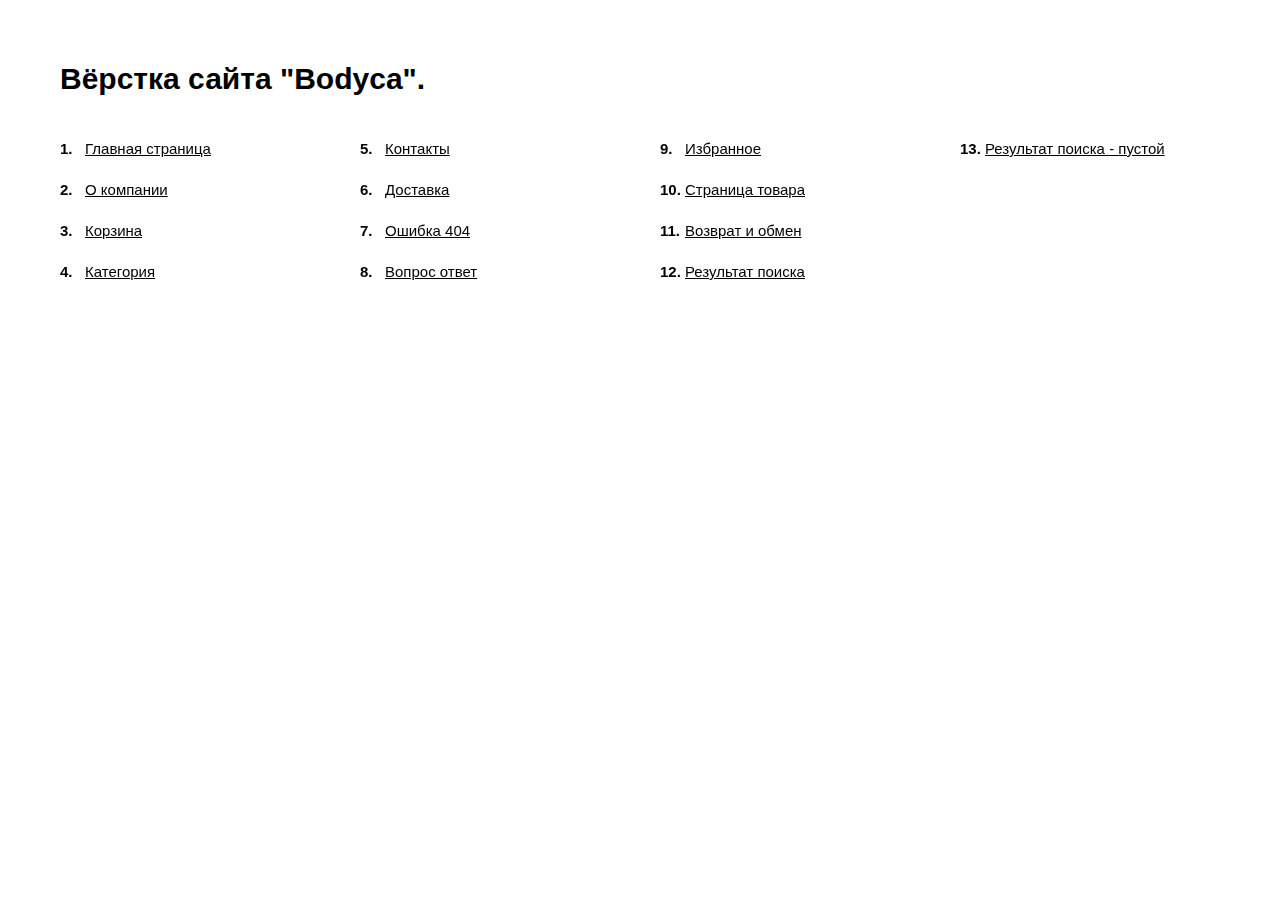
<file: demo_links.html>
<!DOCTYPE html>
<html lang="ru">
	<head>
		<meta http-equiv="Content-Type" content="text/html; charset=utf-8">

		<!-- Адаптирование страницы для мобильных устройств -->
		<meta name="viewport" content="width=device-width, initial-scale=1, maximum-scale=1">

		<!-- Запрет распознования номера телефона -->
		<meta name="format-detection" content="telephone=no">
		<meta name="SKYPE_TOOLBAR" content ="SKYPE_TOOLBAR_PARSER_COMPATIBLE">

		<style>
			*
			{
			    box-sizing: border-box;
			    margin: 0;
			    padding: 0;
			}

			*:before,
			*:after
			{
			    box-sizing: border-box;
			}


			.demo_links
			{
			    padding: 60px;
			}

			.demo_links .title
			{
			    font-family: Arial, 'Helvetica Neue', Helvetica, sans-serif;
			    font-size: 30px;
			    font-weight: 700;
			    line-height: 38px;

			    margin-bottom: 40px;
			}

			.demo_links ol
			{
			    font-family: Arial, 'Helvetica Neue', Helvetica, sans-serif;
			    font-size: 15px;
			    line-height: 21px;

			    counter-reset: li;

			    column-gap: 40px;
			    column-count: 4;
			}

			.demo_links ol li
			{
			    position: relative;

			    display: block;
			    overflow: hidden;

			    padding-left: 25px;

			    list-style-type: none;

			    transform: translateZ(0);

			    --webkit-column-break-inside: avoid;
			    page-break-inside: avoid;
			    break-inside: avoid;
			}

			.demo_links ol li + li
			{
			    margin-top: 20px;
			}

			.demo_links ol li:before
			{
			    color: var(--text_color);
			    font-weight: 700;

			    position: absolute;
			    top: 0;
			    left: 0;

			    content: counters(li, '.') '.';
			    counter-increment: li;
			}


			.demo_links li a
			{
			    color: #000;
			}

			.demo_links li a:hover
			{
			    text-decoration: none;
			}


			@media (max-width: 1279px)
			{
			    .demo_links ol
			    {
			        column-count: 3;
			    }
			}


			@media (max-width: 1023px)
			{
			    .demo_links
			    {
			        padding: 40px;
			    }

			    .demo_links .title
			    {
			        font-size: 28px;
			        line-height: 34px;

			        margin-bottom: 25px;
			    }

			    .demo_links ol
			    {
			        column-count: 2;
			    }
			}


			@media (max-width: 767px)
			{
			    .demo_links
			    {
			        padding: 30px;
			    }

			    .demo_links .title
			    {
			        font-size: 26px;
			        line-height: 32px;
			    }

			    .demo_links ol
			    {
			        column-gap: 40px;
			    }
			}


			@media (max-width: 479px)
			{
			    .demo_links
			    {
			        padding: 20px;
			    }

			    .demo_links .title
			    {
			        font-size: 22px;
			        line-height: 28px;

			        margin-bottom: 25px;
			    }

			    .demo_links ol
			    {
			        column-count: 1;
			    }

			    .demo_links ol li + li
			    {
			        margin-top: 15px;
			    }
			}

		</style>
	</head>

	<body>
		<div class="demo_links">
			<div class="title">Вёрстка сайта "Bodyca".</div>

			<ol>
				<li><a href="/index.html" target="_blank">Главная страница</a></li>
				<li><a href="/about.html" target="_blank">О компании</a></li>
				<li><a href="/cart.html" target="_blank">Корзина</a></li>
				<li><a href="/category.html" target="_blank">Категория</a></li>
				<li><a href="/contacts.html" target="_blank">Контакты</a></li>
				<li><a href="/delivery.html" target="_blank">Доставка</a></li>
				<li><a href="/error404.html" target="_blank">Ошибка 404</a></li>
				<li><a href="/faq.html" target="_blank">Вопрос ответ</a></li>
				<li><a href="/favorites.html" target="_blank">Избранное</a></li>
				<li><a href="/product.html" target="_blank">Страница товара</a></li>
				<li><a href="/refund_exchange.html" target="_blank">Возврат и обмен</a></li>
				<li><a href="/search_result.html" target="_blank">Результат поиска</a></li>
				<li><a href="/search_result_empty.html" target="_blank">Результат поиска - пустой</a></li>
			</ol>
		</div>
	</body>
</html>
</file>
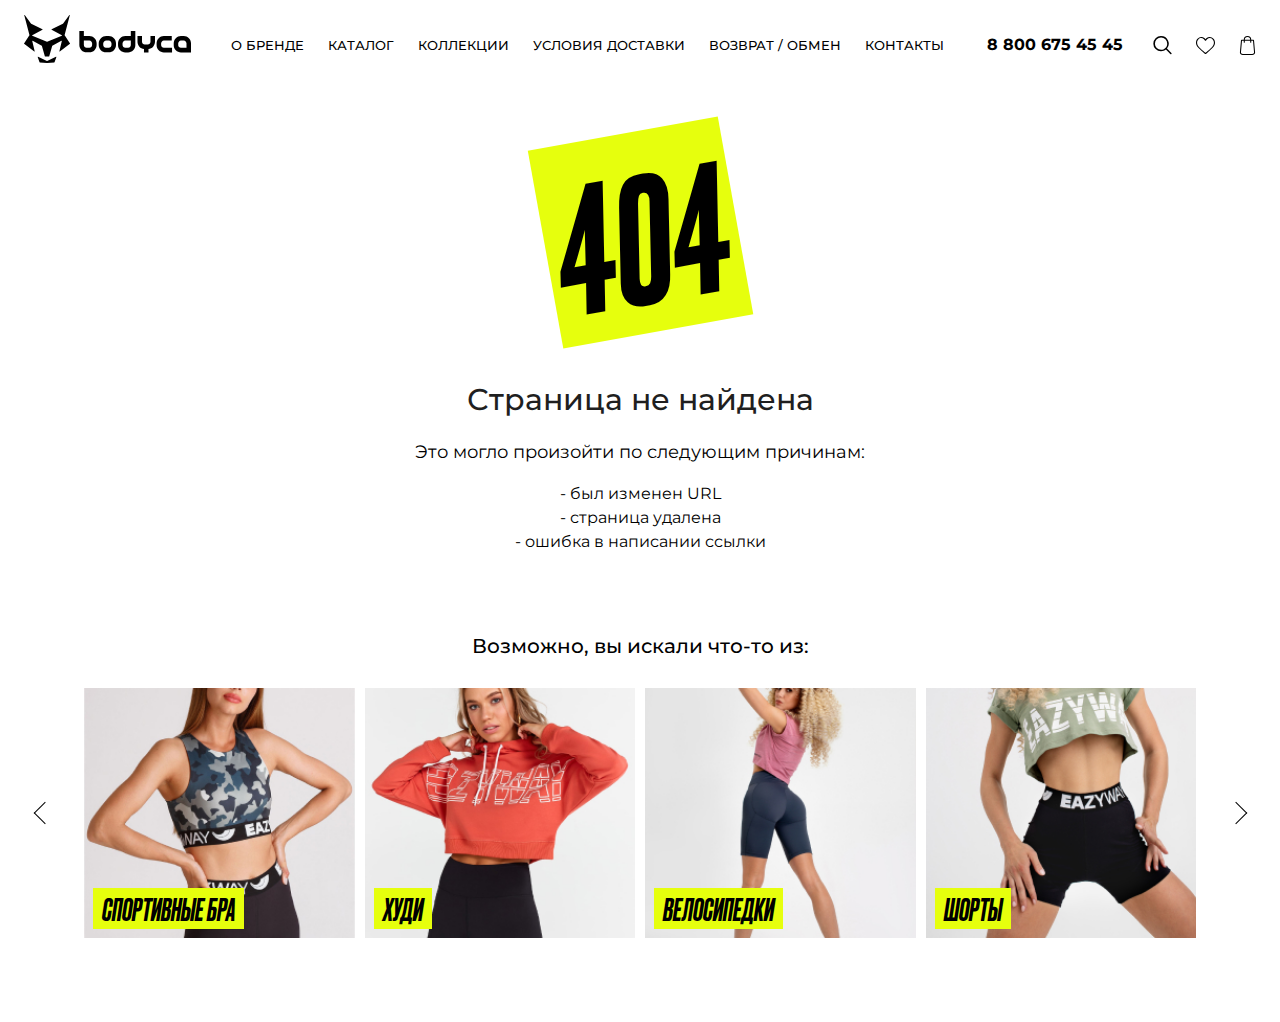
<file: error404.html>
<!DOCTYPE html>
<html lang="ru">
	<head>
		<meta http-equiv="Content-Type" content="text/html; charset=utf-8">

		<!-- Адаптирование страницы для мобильных устройств -->
		<meta name="viewport" content="width=device-width, initial-scale=1, maximum-scale=1">

		<!-- Запрет распознования номера телефона -->
		<meta name="format-detection" content="telephone=no">
		<meta name="SKYPE_TOOLBAR" content ="SKYPE_TOOLBAR_PARSER_COMPATIBLE">

		<!-- Заголовок страницы -->
		<title>Заголовок страницы</title>

		<!-- Данное значение часто используют(использовали) поисковые системы -->
		<meta name="description" content="">
		<meta name="keywords" content="">

		<!-- Традиционная иконка сайта, размер 16x16, прозрачность поддерживается. Рекомендуемый формат: .ico или .png -->
		<link rel="shortcut icon" href="favicon.ico">

		<!-- Изменение цвета панели моб. браузера -->
		<meta name="msapplication-TileColor" content="#E6FF0D">
		<meta name="theme-color" content="#E6FF0D">

		<!-- Подключение шрифтов с гугла -->
		<link rel="preconnect" href="https://fonts.gstatic.com">
		<link href="https://fonts.googleapis.com/css2?family=Montserrat:ital,wght@0,100;0,200;0,300;0,400;0,500;0,600;0,700;0,800;0,900;1,100;1,200;1,300;1,400;1,500;1,600;1,700;1,800;1,900&display=swap" rel="stylesheet">

		<!-- Подключение файлов стилей -->
		<link rel="stylesheet" href="css/swiper-bundle.min.css">
		<link rel="stylesheet" href="css/swiper.css">
		<link rel="stylesheet" href="css/fancybox.css">
		<link rel="stylesheet" href="css/wheelSlider.css">
		<link rel="stylesheet" href="css/styles.css">

		<link rel="stylesheet" href="css/response_1899.css" media="print, (max-width: 1899px)">
		<link rel="stylesheet" href="css/response_1439.css" media="print, (max-width: 1439px)">
		<link rel="stylesheet" href="css/response_1279.css" media="print, (max-width: 1279px)">
		<link rel="stylesheet" href="css/response_1023.css" media="print, (max-width: 1023px)">
		<link rel="stylesheet" href="css/response_767.css" media="print, (max-width: 767px)">
		<link rel="stylesheet" href="css/response_479.css" media="(max-width: 479px)">
	</head>

	<body>
		<div class="wrap">
			<div class="main">
				<header>
					<div class="cont row">
						<button class="mob_menu_btn">
							<span></span>
						</button>

						<a href="/" class="logo">
							<img src="images/logo.svg" alt="">
						</a>

						<nav class="menu row">
							<div class="item">
								<a href="/">о бренде</a>
							</div>

							<div class="item">
								<a href="/" class="sub_link">Каталог</a>

								<div class="sub_menu">
									<div class="cont row">
										<div class="data">
											<div class="row">
												<div class="col">
													<div class="title">верх</div>

													<div class="items">
														<div><a href="/">Топы</a></div>
														<div><a href="/">Футболики и майки</a></div>
														<div><a href="/">Рашгарды</a></div>
													</div>
												</div>

												<div class="col big">
													<div class="title">низ</div>

													<div class="items">
														<div>
															<div><a href="/">Спортивные штаны</a></div>
															<div><a href="/">Шорты</a></div>
															<div><a href="/">Велосипедки</a></div>
															<div><a href="/">Юбки</a></div>
															<div><a href="/">Леггинсы</a></div>
														</div>

														<div>
															<div><a href="/">Комбинезоны</a></div>
															<div><a href="/">Платья</a></div>
														</div>
													</div>
												</div>
											</div>
										</div>

										<div class="gallery">
											<div class="row">
												<a href="/" class="item">
													<div class="thumb">
														<img data-src="images/tmp/sub_menu_gallery_thumb.jpg" alt="" class="lozad">
													</div>
												</a>

												<a href="/" class="item">
													<div class="thumb">
														<img data-src="images/tmp/sub_menu_gallery_thumb2.jpg" alt="" class="lozad">
													</div>
												</a>

												<a href="/" class="item">
													<div class="thumb">
														<img data-src="images/tmp/sub_menu_gallery_thumb3.jpg" alt="" class="lozad">
													</div>
												</a>
											</div>
										</div>
									</div>
								</div>
							</div>

							<div class="item">
								<a href="/">коллекции</a>
							</div>

							<div class="item">
								<a href="/">условия доставки</a>
							</div>

							<div class="item">
								<a href="/">возврат / обмен</a>
							</div>

							<div class="item">
								<a href="/">контакты</a>
							</div>
						</nav>

						<div class="phone">
							<a href="tel:88006754545">8 800 675 45 45</a>
						</div>

						<div class="links">
							<div class="search modal_cont">
								<button class="btn mini_modal_btn" data-modal-id="#search_modal">
									<svg class="icon"><use xlink:href="images/sprite.svg#ic_search"></use></svg>
								</button>

								<div class="mini_modal" id="search_modal">
									<div class="data">
										<div class="cont">
											<form action="">
												<input type="text" name="" value="" class="input" placeholder="Поиск в каталоге">

												<button type="submit" class="submit_btn">
													<svg class="icon"><use xlink:href="images/sprite.svg#ic_search"></use></svg>
												</button>
											</form>
										</div>

										<div class="result">
											<div class="cont">
												<!-- <div class="empty">К сожалению, ничего не найдено</div> -->

												<div class="scroll">
													<div class="products">
														<div class="row">
															<div class="product">
																<a href="/" class="thumb">
																	<img data-src="images/tmp/product_thumb1.jpg" alt="" class="lozad">
																	<img data-src="images/tmp/product_thumb1_2.jpg" alt="" class="lozad">
																</a>

																<div class="name">
																	<a href="/">Леггинсы</a>
																</div>

																<div class="price">2 800 руб.</div>
															</div>

															<div class="product">
																<a href="/" class="thumb">
																	<img data-src="images/tmp/product_thumb1.jpg" alt="" class="lozad">
																	<img data-src="images/tmp/product_thumb1_2.jpg" alt="" class="lozad">
																</a>

																<div class="name">
																	<a href="/">Леггинсы</a>
																</div>

																<div class="price">2 800 руб.</div>
															</div>

															<div class="product">
																<a href="/" class="thumb">
																	<img data-src="images/tmp/product_thumb1.jpg" alt="" class="lozad">
																	<img data-src="images/tmp/product_thumb1_2.jpg" alt="" class="lozad">
																</a>

																<div class="name">
																	<a href="/">Леггинсы</a>
																</div>

																<div class="price">2 800 руб.</div>
															</div>

															<div class="product">
																<a href="/" class="thumb">
																	<img data-src="images/tmp/product_thumb1.jpg" alt="" class="lozad">
																	<img data-src="images/tmp/product_thumb1_2.jpg" alt="" class="lozad">
																</a>

																<div class="name">
																	<a href="/">Леггинсы</a>
																</div>

																<div class="price">2 800 руб.</div>
															</div>

															<div class="product">
																<a href="/" class="thumb">
																	<img data-src="images/tmp/product_thumb1.jpg" alt="" class="lozad">
																	<img data-src="images/tmp/product_thumb1_2.jpg" alt="" class="lozad">
																</a>

																<div class="name">
																	<a href="/">Леггинсы</a>
																</div>

																<div class="price">2 800 руб.</div>
															</div>

															<div class="product">
																<a href="/" class="thumb">
																	<img data-src="images/tmp/product_thumb1.jpg" alt="" class="lozad">
																	<img data-src="images/tmp/product_thumb1_2.jpg" alt="" class="lozad">
																</a>

																<div class="name">
																	<a href="/">Леггинсы</a>
																</div>

																<div class="price">2 800 руб.</div>
															</div>

															<div class="product">
																<a href="/" class="thumb">
																	<img data-src="images/tmp/product_thumb1.jpg" alt="" class="lozad">
																	<img data-src="images/tmp/product_thumb1_2.jpg" alt="" class="lozad">
																</a>

																<div class="name">
																	<a href="/">Леггинсы</a>
																</div>

																<div class="price">2 800 руб.</div>
															</div>

															<div class="product">
																<a href="/" class="thumb">
																	<img data-src="images/tmp/product_thumb1.jpg" alt="" class="lozad">
																	<img data-src="images/tmp/product_thumb1_2.jpg" alt="" class="lozad">
																</a>

																<div class="name">
																	<a href="/">Леггинсы</a>
																</div>

																<div class="price">2 800 руб.</div>
															</div>

															<div class="product">
																<a href="/" class="thumb">
																	<img data-src="images/tmp/product_thumb1.jpg" alt="" class="lozad">
																	<img data-src="images/tmp/product_thumb1_2.jpg" alt="" class="lozad">
																</a>

																<div class="name">
																	<a href="/">Леггинсы</a>
																</div>

																<div class="price">2 800 руб.</div>
															</div>

															<div class="product">
																<a href="/" class="thumb">
																	<img data-src="images/tmp/product_thumb1.jpg" alt="" class="lozad">
																	<img data-src="images/tmp/product_thumb1_2.jpg" alt="" class="lozad">
																</a>

																<div class="name">
																	<a href="/">Леггинсы</a>
																</div>

																<div class="price">2 800 руб.</div>
															</div>

															<div class="product">
																<a href="/" class="thumb">
																	<img data-src="images/tmp/product_thumb1.jpg" alt="" class="lozad">
																	<img data-src="images/tmp/product_thumb1_2.jpg" alt="" class="lozad">
																</a>

																<div class="name">
																	<a href="/">Леггинсы</a>
																</div>

																<div class="price">2 800 руб.</div>
															</div>

															<div class="product">
																<a href="/" class="thumb">
																	<img data-src="images/tmp/product_thumb1.jpg" alt="" class="lozad">
																	<img data-src="images/tmp/product_thumb1_2.jpg" alt="" class="lozad">
																</a>

																<div class="name">
																	<a href="/">Леггинсы</a>
																</div>

																<div class="price">2 800 руб.</div>
															</div>

															<div class="product">
																<a href="/" class="thumb">
																	<img data-src="images/tmp/product_thumb1.jpg" alt="" class="lozad">
																	<img data-src="images/tmp/product_thumb1_2.jpg" alt="" class="lozad">
																</a>

																<div class="name">
																	<a href="/">Леггинсы</a>
																</div>

																<div class="price">2 800 руб.</div>
															</div>

															<div class="product">
																<a href="/" class="thumb">
																	<img data-src="images/tmp/product_thumb1.jpg" alt="" class="lozad">
																	<img data-src="images/tmp/product_thumb1_2.jpg" alt="" class="lozad">
																</a>

																<div class="name">
																	<a href="/">Леггинсы</a>
																</div>

																<div class="price">2 800 руб.</div>
															</div>

															<div class="product">
																<a href="/" class="thumb">
																	<img data-src="images/tmp/product_thumb1.jpg" alt="" class="lozad">
																	<img data-src="images/tmp/product_thumb1_2.jpg" alt="" class="lozad">
																</a>

																<div class="name">
																	<a href="/">Леггинсы</a>
																</div>

																<div class="price">2 800 руб.</div>
															</div>

															<div class="product">
																<a href="/" class="thumb">
																	<img data-src="images/tmp/product_thumb1.jpg" alt="" class="lozad">
																	<img data-src="images/tmp/product_thumb1_2.jpg" alt="" class="lozad">
																</a>

																<div class="name">
																	<a href="/">Леггинсы</a>
																</div>

																<div class="price">2 800 руб.</div>
															</div>
														</div>
													</div>
												</div>
											</div>
										</div>

										<div class="overlay"></div>
									</div>
								</div>
							</div>

							<div class="favorite">
								<a href="/" class="btn">
									<svg class="icon"><use xlink:href="images/sprite.svg#ic_favorite"></use></svg>
								</a>
							</div>

							<div class="cart">
								<a href="/" class="btn">
									<svg class="icon"><use xlink:href="images/sprite.svg#ic_cart"></use></svg>
								</a>
							</div>
						</div>
					</div>
				</header>


				<section class="mob_menu">
					<div class="cont">
						<div class="head">
							<div class="title">Меню</div>

							<button class="close"></button>
						</div>

						<div class="data">
							<div class="menu">
								<div><a href="/">о бренде</a></div>
								<div><a href="#" class="sub_link" data-content=".catalog_data">Каталог</a></div>
								<div><a href="/">коллекции</a></div>
								<div><a href="/">условия доставки</a></div>
								<div><a href="/">возврат / обмен</a></div>
								<div><a href="/">контакты</a></div>
							</div>

							<div class="logo">
								<img data-src="images/circle_logo.svg" alt="" class="lozad">
							</div>
						</div>

						<div class="menu_data catalog_data">
							<div class="back">
								<button class="btn">Каталог</button>
							</div>

							<div class="item">
								<div class="title">верх</div>

								<div class="items">
									<div><a href="/">Топы</a></div>
									<div><a href="/">Футболики и майки</a></div>
									<div><a href="/">Рашгарды</a></div>
								</div>
							</div>

							<div class="item">
								<div class="title">низ</div>

								<div class="items">
									<div><a href="/">Спортивные штаны</a></div>
									<div><a href="/">Шорты</a></div>
									<div><a href="/">Велосипедки</a></div>
									<div><a href="/">Юбки</a></div>
									<div><a href="/">Леггинсы</a></div>
								</div>
							</div>

							<div class="item">
								<div class="items">
									<div><a href="/">Комбинезоны</a></div>
									<div><a href="/">Платья</a></div>
								</div>
							</div>

							<div class="item">
								<div class="items">
									<div><a href="/"><b>Коллекция 2021</b></a></div>
									<div><a href="/"><b>Летняя коллекция</b></a></div>
								</div>
							</div>
						</div>
					</div>
				</section>


				<section class="error_info block">
					<div class="cont">
						<div class="code">404</div>

						<div class="title">Страница не найдена</div>

						<div class="desc">
							<div>Это могло произойти по следующим причинам:</div>

							<div>
								- был изменен URL<br>
								- страница удалена<br>
								- ошибка в написании ссылки
							</div>
						</div>
					</div>
				</section>


				<section class="categories block">
					<div class="cont">
						<div class="block_title">Возможно, вы искали что-то из:</div>

						<div class="swiper-container">
							<div class="swiper-wrapper">
								<div class="slide swiper-slide">
									<a href="/" class="category">
										<div class="thumb">
											<img data-src="images/tmp/category_thumb1.jpg" alt="" class="lozad">
										</div>
										<div class="name">спортивные бра</div>
									</a>
								</div>

								<div class="slide swiper-slide">
									<a href="/" class="category">
										<div class="thumb">
											<img data-src="images/tmp/category_thumb2.jpg" alt="" class="lozad">
										</div>
										<div class="name">худи</div>
									</a>
								</div>

								<div class="slide swiper-slide">
									<a href="/" class="category">
										<div class="thumb">
											<img data-src="images/tmp/category_thumb3.jpg" alt="" class="lozad">
										</div>
										<div class="name">велосипедки</div>
									</a>
								</div>

								<div class="slide swiper-slide">
									<a href="/" class="category">
										<div class="thumb">
											<img data-src="images/tmp/category_thumb4.jpg" alt="" class="lozad">
										</div>
										<div class="name">шорты</div>
									</a>
								</div>

								<div class="slide swiper-slide">
									<a href="/" class="category">
										<div class="thumb">
											<img data-src="images/tmp/category_thumb5.jpg" alt="" class="lozad">
										</div>
										<div class="name">спортивные бра</div>
									</a>
								</div>

								<div class="slide swiper-slide">
									<a href="/" class="category">
										<div class="thumb">
											<img data-src="images/tmp/category_thumb2.jpg" alt="" class="lozad">
										</div>
										<div class="name">худи</div>
									</a>
								</div>

								<div class="slide swiper-slide">
									<a href="/" class="category">
										<div class="thumb">
											<img data-src="images/tmp/category_thumb1.jpg" alt="" class="lozad">
										</div>
										<div class="name">спортивные бра</div>
									</a>
								</div>

								<div class="slide swiper-slide">
									<a href="/" class="category">
										<div class="thumb">
											<img data-src="images/tmp/category_thumb2.jpg" alt="" class="lozad">
										</div>
										<div class="name">худи</div>
									</a>
								</div>

								<div class="slide swiper-slide">
									<a href="/" class="category">
										<div class="thumb">
											<img data-src="images/tmp/category_thumb3.jpg" alt="" class="lozad">
										</div>
										<div class="name">велосипедки</div>
									</a>
								</div>

								<div class="slide swiper-slide">
									<a href="/" class="category">
										<div class="thumb">
											<img data-src="images/tmp/category_thumb4.jpg" alt="" class="lozad">
										</div>
										<div class="name">шорты</div>
									</a>
								</div>

								<div class="slide swiper-slide">
									<a href="/" class="category">
										<div class="thumb">
											<img data-src="images/tmp/category_thumb5.jpg" alt="" class="lozad">
										</div>
										<div class="name">спортивные бра</div>
									</a>
								</div>

								<div class="slide swiper-slide">
									<a href="/" class="category">
										<div class="thumb">
											<img data-src="images/tmp/category_thumb2.jpg" alt="" class="lozad">
										</div>
										<div class="name">худи</div>
									</a>
								</div>
							</div>

							<div class="swiper-button-prev"></div>
							<div class="swiper-button-next"></div>
						</div>
					</div>
				</section>
			</div>
		</div>


		<div class="supports_error">
			Ваш браузер устарел рекомендуем обновить его до последней версии<br> или использовать другой более современный.
		</div>


		<!-- Подключение javascript файлов -->
		<script src="js/jquery-3.5.0.min.js"></script>
		<script src="js/lozad.min.js"></script>
		<script src="js/swiper-bundle.min.js"></script>
		<script src="js/inputmask.min.js"></script>
		<script src="js/nice-select.js"></script>
		<script src="js/fancybox.min.js"></script>
		<script src="js/wheelSlider.js"></script>
		<script src="js/sticky-kit.min.js"></script>
		<script src="js/functions.js"></script>
		<script src="js/scripts.js"></script>
	</body>
</html>
</file>
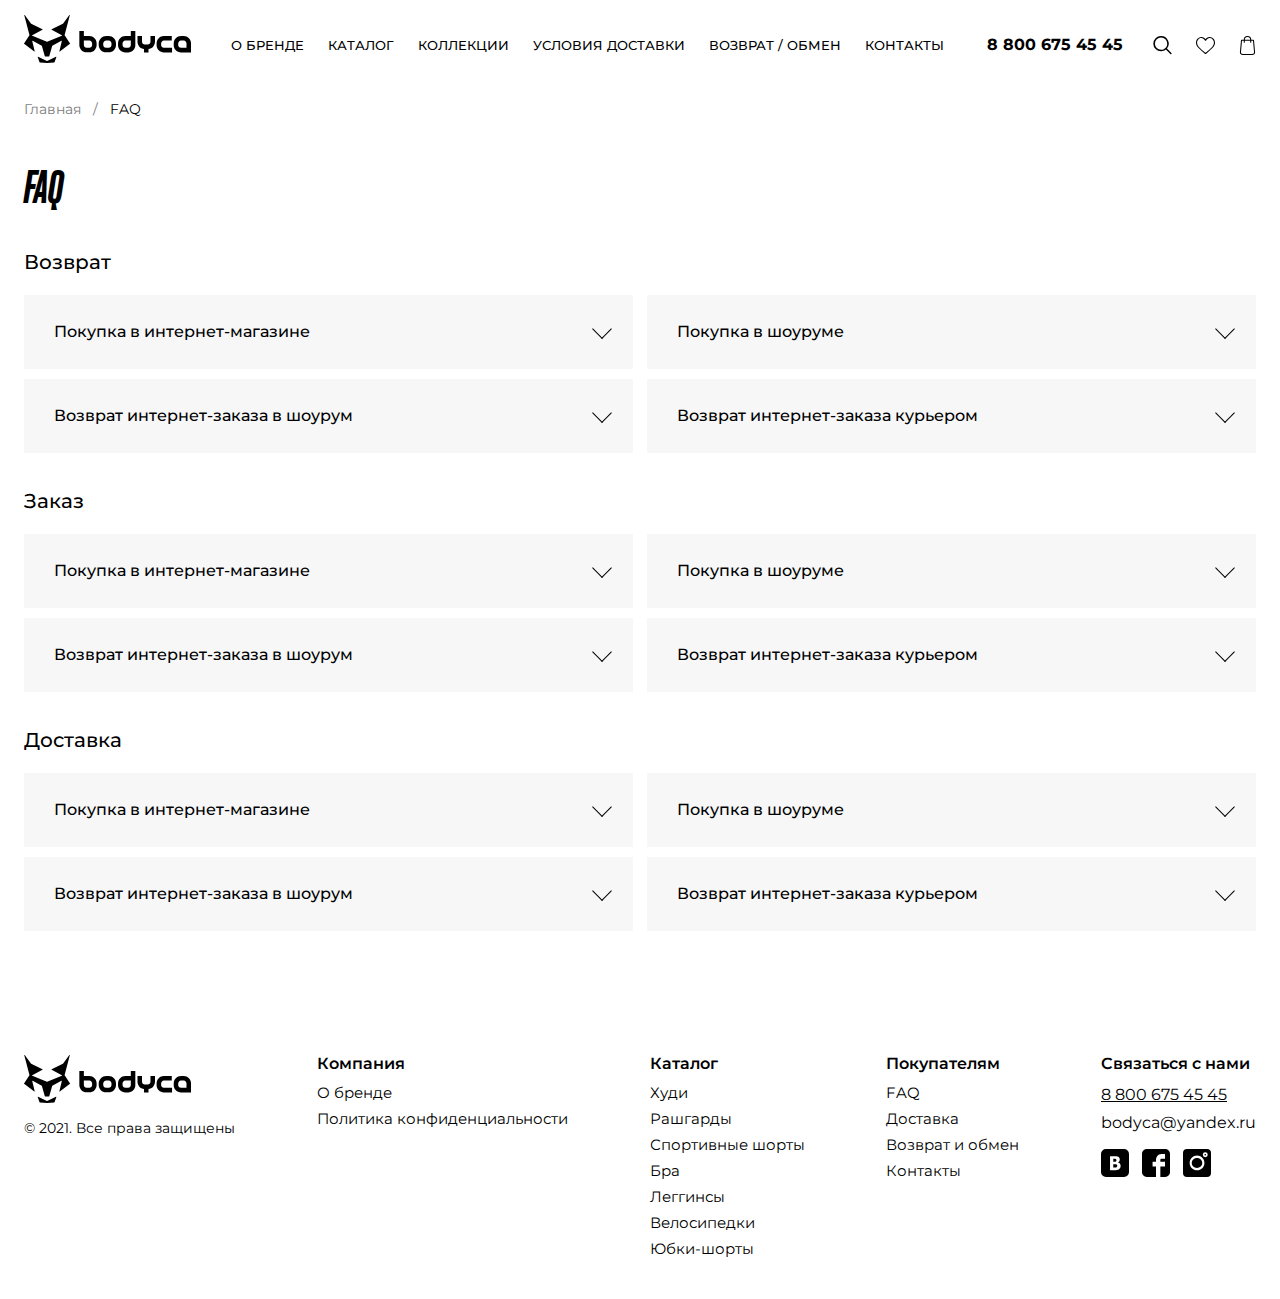
<file: faq.html>
<!DOCTYPE html>
<html lang="ru">
	<head>
		<meta http-equiv="Content-Type" content="text/html; charset=utf-8">

		<!-- Адаптирование страницы для мобильных устройств -->
		<meta name="viewport" content="width=device-width, initial-scale=1, maximum-scale=1">

		<!-- Запрет распознования номера телефона -->
		<meta name="format-detection" content="telephone=no">
		<meta name="SKYPE_TOOLBAR" content ="SKYPE_TOOLBAR_PARSER_COMPATIBLE">

		<!-- Заголовок страницы -->
		<title>Заголовок страницы</title>

		<!-- Данное значение часто используют(использовали) поисковые системы -->
		<meta name="description" content="">
		<meta name="keywords" content="">

		<!-- Изменение цвета панели моб. браузера -->
		<meta name="msapplication-TileColor" content="#E6FF0D">
		<meta name="theme-color" content="#E6FF0D">

		<!-- Подключение шрифтов с гугла -->
		<link rel="preconnect" href="https://fonts.gstatic.com">
		<link href="https://fonts.googleapis.com/css2?family=Montserrat:ital,wght@0,100;0,200;0,300;0,400;0,500;0,600;0,700;0,800;0,900;1,100;1,200;1,300;1,400;1,500;1,600;1,700;1,800;1,900&display=swap" rel="stylesheet">

		<!-- Подключение файлов стилей -->
		<link rel="stylesheet" href="css/swiper-bundle.min.css">
		<link rel="stylesheet" href="css/swiper.css">
		<link rel="stylesheet" href="css/fancybox.css">
		<link rel="stylesheet" href="css/wheelSlider.css">
		<link rel="stylesheet" href="css/styles.css">

		<link rel="stylesheet" href="css/response_1899.css" media="print, (max-width: 1899px)">
		<link rel="stylesheet" href="css/response_1439.css" media="print, (max-width: 1439px)">
		<link rel="stylesheet" href="css/response_1279.css" media="print, (max-width: 1279px)">
		<link rel="stylesheet" href="css/response_1023.css" media="print, (max-width: 1023px)">
		<link rel="stylesheet" href="css/response_767.css" media="print, (max-width: 767px)">
		<link rel="stylesheet" href="css/response_479.css" media="(max-width: 479px)">
	</head>

	<body>
		<div class="wrap">
			<div class="main">
				<header>
					<div class="cont row">
						<button class="mob_menu_btn">
							<span></span>
						</button>

						<a href="/" class="logo">
							<img src="images/logo.svg" alt="">
						</a>

						<nav class="menu row">
							<div class="item">
								<a href="/">о бренде</a>
							</div>

							<div class="item">
								<a href="/" class="sub_link">Каталог</a>

								<div class="sub_menu">
									<div class="cont row">
										<div class="data">
											<div class="row">
												<div class="col">
													<div class="title">верх</div>

													<div class="items">
														<div><a href="/">Топы</a></div>
														<div><a href="/">Футболики и майки</a></div>
														<div><a href="/">Рашгарды</a></div>
													</div>
												</div>

												<div class="col big">
													<div class="title">низ</div>

													<div class="items">
														<div>
															<div><a href="/">Спортивные штаны</a></div>
															<div><a href="/">Шорты</a></div>
															<div><a href="/">Велосипедки</a></div>
															<div><a href="/">Юбки</a></div>
															<div><a href="/">Леггинсы</a></div>
														</div>

														<div>
															<div><a href="/">Комбинезоны</a></div>
															<div><a href="/">Платья</a></div>
														</div>
													</div>
												</div>
											</div>
										</div>

										<div class="gallery">
											<div class="row">
												<a href="/" class="item">
													<div class="thumb">
														<img data-src="images/tmp/sub_menu_gallery_thumb.jpg" alt="" class="lozad">
													</div>
												</a>

												<a href="/" class="item">
													<div class="thumb">
														<img data-src="images/tmp/sub_menu_gallery_thumb2.jpg" alt="" class="lozad">
													</div>
												</a>

												<a href="/" class="item">
													<div class="thumb">
														<img data-src="images/tmp/sub_menu_gallery_thumb3.jpg" alt="" class="lozad">
													</div>
												</a>
											</div>
										</div>
									</div>
								</div>
							</div>

							<div class="item">
								<a href="/">коллекции</a>
							</div>

							<div class="item">
								<a href="/">условия доставки</a>
							</div>

							<div class="item">
								<a href="/">возврат / обмен</a>
							</div>

							<div class="item">
								<a href="/">контакты</a>
							</div>
						</nav>

						<div class="phone">
							<a href="tel:88006754545">8 800 675 45 45</a>
						</div>

						<div class="links">
							<div class="search modal_cont">
								<button class="btn mini_modal_btn" data-modal-id="#search_modal">
									<svg class="icon"><use xlink:href="images/sprite.svg#ic_search"></use></svg>
								</button>

								<div class="mini_modal" id="search_modal">
									<div class="data">
										<div class="cont">
											<form action="">
												<input type="text" name="" value="" class="input" placeholder="Поиск в каталоге">

												<button type="submit" class="submit_btn">
													<svg class="icon"><use xlink:href="images/sprite.svg#ic_search"></use></svg>
												</button>
											</form>
										</div>

										<div class="result">
											<div class="cont">
												<!-- <div class="empty">К сожалению, ничего не найдено</div> -->

												<div class="scroll">
													<div class="products">
														<div class="row">
															<div class="product">
																<a href="/" class="thumb">
																	<img data-src="images/tmp/product_thumb1.jpg" alt="" class="lozad">
																	<img data-src="images/tmp/product_thumb1_2.jpg" alt="" class="lozad">
																</a>

																<div class="name">
																	<a href="/">Леггинсы</a>
																</div>

																<div class="price">2 800 руб.</div>
															</div>

															<div class="product">
																<a href="/" class="thumb">
																	<img data-src="images/tmp/product_thumb1.jpg" alt="" class="lozad">
																	<img data-src="images/tmp/product_thumb1_2.jpg" alt="" class="lozad">
																</a>

																<div class="name">
																	<a href="/">Леггинсы</a>
																</div>

																<div class="price">2 800 руб.</div>
															</div>

															<div class="product">
																<a href="/" class="thumb">
																	<img data-src="images/tmp/product_thumb1.jpg" alt="" class="lozad">
																	<img data-src="images/tmp/product_thumb1_2.jpg" alt="" class="lozad">
																</a>

																<div class="name">
																	<a href="/">Леггинсы</a>
																</div>

																<div class="price">2 800 руб.</div>
															</div>

															<div class="product">
																<a href="/" class="thumb">
																	<img data-src="images/tmp/product_thumb1.jpg" alt="" class="lozad">
																	<img data-src="images/tmp/product_thumb1_2.jpg" alt="" class="lozad">
																</a>

																<div class="name">
																	<a href="/">Леггинсы</a>
																</div>

																<div class="price">2 800 руб.</div>
															</div>

															<div class="product">
																<a href="/" class="thumb">
																	<img data-src="images/tmp/product_thumb1.jpg" alt="" class="lozad">
																	<img data-src="images/tmp/product_thumb1_2.jpg" alt="" class="lozad">
																</a>

																<div class="name">
																	<a href="/">Леггинсы</a>
																</div>

																<div class="price">2 800 руб.</div>
															</div>

															<div class="product">
																<a href="/" class="thumb">
																	<img data-src="images/tmp/product_thumb1.jpg" alt="" class="lozad">
																	<img data-src="images/tmp/product_thumb1_2.jpg" alt="" class="lozad">
																</a>

																<div class="name">
																	<a href="/">Леггинсы</a>
																</div>

																<div class="price">2 800 руб.</div>
															</div>

															<div class="product">
																<a href="/" class="thumb">
																	<img data-src="images/tmp/product_thumb1.jpg" alt="" class="lozad">
																	<img data-src="images/tmp/product_thumb1_2.jpg" alt="" class="lozad">
																</a>

																<div class="name">
																	<a href="/">Леггинсы</a>
																</div>

																<div class="price">2 800 руб.</div>
															</div>

															<div class="product">
																<a href="/" class="thumb">
																	<img data-src="images/tmp/product_thumb1.jpg" alt="" class="lozad">
																	<img data-src="images/tmp/product_thumb1_2.jpg" alt="" class="lozad">
																</a>

																<div class="name">
																	<a href="/">Леггинсы</a>
																</div>

																<div class="price">2 800 руб.</div>
															</div>

															<div class="product">
																<a href="/" class="thumb">
																	<img data-src="images/tmp/product_thumb1.jpg" alt="" class="lozad">
																	<img data-src="images/tmp/product_thumb1_2.jpg" alt="" class="lozad">
																</a>

																<div class="name">
																	<a href="/">Леггинсы</a>
																</div>

																<div class="price">2 800 руб.</div>
															</div>

															<div class="product">
																<a href="/" class="thumb">
																	<img data-src="images/tmp/product_thumb1.jpg" alt="" class="lozad">
																	<img data-src="images/tmp/product_thumb1_2.jpg" alt="" class="lozad">
																</a>

																<div class="name">
																	<a href="/">Леггинсы</a>
																</div>

																<div class="price">2 800 руб.</div>
															</div>

															<div class="product">
																<a href="/" class="thumb">
																	<img data-src="images/tmp/product_thumb1.jpg" alt="" class="lozad">
																	<img data-src="images/tmp/product_thumb1_2.jpg" alt="" class="lozad">
																</a>

																<div class="name">
																	<a href="/">Леггинсы</a>
																</div>

																<div class="price">2 800 руб.</div>
															</div>

															<div class="product">
																<a href="/" class="thumb">
																	<img data-src="images/tmp/product_thumb1.jpg" alt="" class="lozad">
																	<img data-src="images/tmp/product_thumb1_2.jpg" alt="" class="lozad">
																</a>

																<div class="name">
																	<a href="/">Леггинсы</a>
																</div>

																<div class="price">2 800 руб.</div>
															</div>

															<div class="product">
																<a href="/" class="thumb">
																	<img data-src="images/tmp/product_thumb1.jpg" alt="" class="lozad">
																	<img data-src="images/tmp/product_thumb1_2.jpg" alt="" class="lozad">
																</a>

																<div class="name">
																	<a href="/">Леггинсы</a>
																</div>

																<div class="price">2 800 руб.</div>
															</div>

															<div class="product">
																<a href="/" class="thumb">
																	<img data-src="images/tmp/product_thumb1.jpg" alt="" class="lozad">
																	<img data-src="images/tmp/product_thumb1_2.jpg" alt="" class="lozad">
																</a>

																<div class="name">
																	<a href="/">Леггинсы</a>
																</div>

																<div class="price">2 800 руб.</div>
															</div>

															<div class="product">
																<a href="/" class="thumb">
																	<img data-src="images/tmp/product_thumb1.jpg" alt="" class="lozad">
																	<img data-src="images/tmp/product_thumb1_2.jpg" alt="" class="lozad">
																</a>

																<div class="name">
																	<a href="/">Леггинсы</a>
																</div>

																<div class="price">2 800 руб.</div>
															</div>

															<div class="product">
																<a href="/" class="thumb">
																	<img data-src="images/tmp/product_thumb1.jpg" alt="" class="lozad">
																	<img data-src="images/tmp/product_thumb1_2.jpg" alt="" class="lozad">
																</a>

																<div class="name">
																	<a href="/">Леггинсы</a>
																</div>

																<div class="price">2 800 руб.</div>
															</div>
														</div>
													</div>
												</div>
											</div>
										</div>

										<div class="overlay"></div>
									</div>
								</div>
							</div>

							<div class="favorite">
								<a href="/" class="btn">
									<svg class="icon"><use xlink:href="images/sprite.svg#ic_favorite"></use></svg>
								</a>
							</div>

							<div class="cart">
								<a href="/" class="btn">
									<svg class="icon"><use xlink:href="images/sprite.svg#ic_cart"></use></svg>
								</a>
							</div>
						</div>
					</div>
				</header>


				<section class="mob_menu">
					<div class="cont">
						<div class="head">
							<div class="title">Меню</div>

							<button class="close"></button>
						</div>

						<div class="data">
							<div class="menu">
								<div><a href="/">о бренде</a></div>
								<div><a href="#" class="sub_link" data-content=".catalog_data">Каталог</a></div>
								<div><a href="/">коллекции</a></div>
								<div><a href="/">условия доставки</a></div>
								<div><a href="/">возврат / обмен</a></div>
								<div><a href="/">контакты</a></div>
							</div>

							<div class="logo">
								<img data-src="images/circle_logo.svg" alt="" class="lozad">
							</div>
						</div>

						<div class="menu_data catalog_data">
							<div class="back">
								<button class="btn">Каталог</button>
							</div>

							<div class="item">
								<div class="title">верх</div>

								<div class="items">
									<div><a href="/">Топы</a></div>
									<div><a href="/">Футболики и майки</a></div>
									<div><a href="/">Рашгарды</a></div>
								</div>
							</div>

							<div class="item">
								<div class="title">низ</div>

								<div class="items">
									<div><a href="/">Спортивные штаны</a></div>
									<div><a href="/">Шорты</a></div>
									<div><a href="/">Велосипедки</a></div>
									<div><a href="/">Юбки</a></div>
									<div><a href="/">Леггинсы</a></div>
								</div>
							</div>

							<div class="item">
								<div class="items">
									<div><a href="/">Комбинезоны</a></div>
									<div><a href="/">Платья</a></div>
								</div>
							</div>

							<div class="item">
								<div class="items">
									<div><a href="/"><b>Коллекция 2021</b></a></div>
									<div><a href="/"><b>Летняя коллекция</b></a></div>
								</div>
							</div>
						</div>
					</div>
				</section>


				<section class="page_head">
					<div class="cont">
						<div class="breadcrumbs">
							<a href="/">Главная</a> <span class="sep">/</span>
							<span class="current">FAQ</span>
						</div>

						<h1 class="page_title">FAQ</h1>
					</div>
				</section>


				<section class="faq block">
					<div class="cont">
						<div class="section">
							<div class="block_title">Возврат</div>

							<div class="accordion">
								<div class="col">
									<div class="item">
										<div class="head">
											<div class="title">Покупка в интернет-магазине</div>
										</div>

										<div class="data text_block">
											<ul>
												<li>Срок возврата интернет-заказа в шоурум составляет 14 дней** после получения</li>

												<li>Упакуйте вещи в пакет и коробку и приложите заявление на возврат. Доставьте коробку в любой магазин Bodyca.</li>

												<li>Упакуйте вещи в пакет и коробку и приложите заявление на возврат. Доставьте коробку в любой магазин Bodyca.</li>
											</ul>
										</div>
									</div>


									<div class="item">
										<div class="head">
											<div class="title">Возврат интернет-заказа в шоурум</div>
										</div>

										<div class="data text_block">
											<ul>
												<li>Срок возврата интернет-заказа в шоурум составляет 14 дней** после получения</li>

												<li>Упакуйте вещи в пакет и коробку и приложите заявление на возврат. Доставьте коробку в любой магазин Bodyca.</li>

												<li>Упакуйте вещи в пакет и коробку и приложите заявление на возврат. Доставьте коробку в любой магазин Bodyca.</li>
											</ul>
										</div>
									</div>
								</div>


								<div class="col">
									<div class="item">
										<div class="head">
											<div class="title">Покупка в шоуруме</div>
										</div>

										<div class="data text_block">
											<ul>
												<li>Срок возврата интернет-заказа в шоурум составляет 14 дней** после получения</li>

												<li>Упакуйте вещи в пакет и коробку и приложите заявление на возврат. Доставьте коробку в любой магазин Bodyca.</li>

												<li>Упакуйте вещи в пакет и коробку и приложите заявление на возврат. Доставьте коробку в любой магазин Bodyca.</li>
											</ul>
										</div>
									</div>


									<div class="item">
										<div class="head">
											<div class="title">Возврат интернет-заказа курьером</div>
										</div>

										<div class="data text_block">
											<ul>
												<li>Срок возврата интернет-заказа в шоурум составляет 14 дней** после получения</li>

												<li>Упакуйте вещи в пакет и коробку и приложите заявление на возврат. Доставьте коробку в любой магазин Bodyca.</li>

												<li>Упакуйте вещи в пакет и коробку и приложите заявление на возврат. Доставьте коробку в любой магазин Bodyca.</li>
											</ul>
										</div>
									</div>
								</div>
							</div>
						</div>


						<div class="section">
							<div class="block_title">Заказ</div>

							<div class="accordion">
								<div class="col">
									<div class="item">
										<div class="head">
											<div class="title">Покупка в интернет-магазине</div>
										</div>

										<div class="data text_block">
											<ul>
												<li>Срок возврата интернет-заказа в шоурум составляет 14 дней** после получения</li>

												<li>Упакуйте вещи в пакет и коробку и приложите заявление на возврат. Доставьте коробку в любой магазин Bodyca.</li>

												<li>Упакуйте вещи в пакет и коробку и приложите заявление на возврат. Доставьте коробку в любой магазин Bodyca.</li>
											</ul>
										</div>
									</div>


									<div class="item">
										<div class="head">
											<div class="title">Возврат интернет-заказа в шоурум</div>
										</div>

										<div class="data text_block">
											<ul>
												<li>Срок возврата интернет-заказа в шоурум составляет 14 дней** после получения</li>

												<li>Упакуйте вещи в пакет и коробку и приложите заявление на возврат. Доставьте коробку в любой магазин Bodyca.</li>

												<li>Упакуйте вещи в пакет и коробку и приложите заявление на возврат. Доставьте коробку в любой магазин Bodyca.</li>
											</ul>
										</div>
									</div>
								</div>


								<div class="col">
									<div class="item">
										<div class="head">
											<div class="title">Покупка в шоуруме</div>
										</div>

										<div class="data text_block">
											<ul>
												<li>Срок возврата интернет-заказа в шоурум составляет 14 дней** после получения</li>

												<li>Упакуйте вещи в пакет и коробку и приложите заявление на возврат. Доставьте коробку в любой магазин Bodyca.</li>

												<li>Упакуйте вещи в пакет и коробку и приложите заявление на возврат. Доставьте коробку в любой магазин Bodyca.</li>
											</ul>
										</div>
									</div>


									<div class="item">
										<div class="head">
											<div class="title">Возврат интернет-заказа курьером</div>
										</div>

										<div class="data text_block">
											<ul>
												<li>Срок возврата интернет-заказа в шоурум составляет 14 дней** после получения</li>

												<li>Упакуйте вещи в пакет и коробку и приложите заявление на возврат. Доставьте коробку в любой магазин Bodyca.</li>

												<li>Упакуйте вещи в пакет и коробку и приложите заявление на возврат. Доставьте коробку в любой магазин Bodyca.</li>
											</ul>
										</div>
									</div>
								</div>
							</div>
						</div>


						<div class="section">
							<div class="block_title">Доставка</div>

							<div class="accordion">
								<div class="col">
									<div class="item">
										<div class="head">
											<div class="title">Покупка в интернет-магазине</div>
										</div>

										<div class="data text_block">
											<ul>
												<li>Срок возврата интернет-заказа в шоурум составляет 14 дней** после получения</li>

												<li>Упакуйте вещи в пакет и коробку и приложите заявление на возврат. Доставьте коробку в любой магазин Bodyca.</li>

												<li>Упакуйте вещи в пакет и коробку и приложите заявление на возврат. Доставьте коробку в любой магазин Bodyca.</li>
											</ul>
										</div>
									</div>


									<div class="item">
										<div class="head">
											<div class="title">Возврат интернет-заказа в шоурум</div>
										</div>

										<div class="data text_block">
											<ul>
												<li>Срок возврата интернет-заказа в шоурум составляет 14 дней** после получения</li>

												<li>Упакуйте вещи в пакет и коробку и приложите заявление на возврат. Доставьте коробку в любой магазин Bodyca.</li>

												<li>Упакуйте вещи в пакет и коробку и приложите заявление на возврат. Доставьте коробку в любой магазин Bodyca.</li>
											</ul>
										</div>
									</div>
								</div>


								<div class="col">
									<div class="item">
										<div class="head">
											<div class="title">Покупка в шоуруме</div>
										</div>

										<div class="data text_block">
											<ul>
												<li>Срок возврата интернет-заказа в шоурум составляет 14 дней** после получения</li>

												<li>Упакуйте вещи в пакет и коробку и приложите заявление на возврат. Доставьте коробку в любой магазин Bodyca.</li>

												<li>Упакуйте вещи в пакет и коробку и приложите заявление на возврат. Доставьте коробку в любой магазин Bodyca.</li>
											</ul>
										</div>
									</div>


									<div class="item">
										<div class="head">
											<div class="title">Возврат интернет-заказа курьером</div>
										</div>

										<div class="data text_block">
											<ul>
												<li>Срок возврата интернет-заказа в шоурум составляет 14 дней** после получения</li>

												<li>Упакуйте вещи в пакет и коробку и приложите заявление на возврат. Доставьте коробку в любой магазин Bodyca.</li>

												<li>Упакуйте вещи в пакет и коробку и приложите заявление на возврат. Доставьте коробку в любой магазин Bodyca.</li>
											</ul>
										</div>
									</div>
								</div>
							</div>
						</div>
					</div>
				</section>
			</div>


			<footer>
				<div class="cont row">
					<div class="col_left">
						<div class="logo">
							<img src="images/logo.svg" alt="">
						</div>

						<div class="copyright">&copy; 2021. Все права защищены</div>
					</div>

					<div class="links">
						<div class="title">Компания</div>

						<div class="items">
							<div><a href="/">О бренде</a></div>
							<div><a href="/">Политика конфиденциальности</a></div>
						</div>
					</div>

					<div class="links">
						<div class="title">Каталог</div>

						<div class="items">
							<div><a href="/">Худи</a></div>
							<div><a href="/">Рашгарды</a></div>
							<div><a href="/">Спортивные шорты</a></div>
							<div><a href="/">Бра</a></div>
							<div><a href="/">Леггинсы</a></div>
							<div><a href="/">Велосипедки</a></div>
							<div><a href="/">Юбки-шорты</a></div>
						</div>
					</div>

					<div class="links">
						<div class="title">Покупателям</div>

						<div class="items">
							<div><a href="/">FAQ</a></div>
							<div><a href="/">Доставка</a></div>
							<div><a href="/">Возврат и обмен</a></div>
							<div><a href="/">Контакты</a></div>
						</div>
					</div>

					<div class="contacts">
						<div class="title">
							<button class="btn modal_link" data-content="#callback_modal">Связаться с нами</button>
						</div>

						<div class="phone">
							<a href="tel:88006754545">8 800 675 45 45</a>
						</div>

						<div class="email">
							<a href="mailto:bodyca@yandex.ru">bodyca@yandex.ru</a>
						</div>

						<div class="socials">
							<a href="/" target="_blank" rel="noopener nofollow" class="vkontakte_link">
								<svg class="icon"><use xlink:href="images/sprite.svg#ic_vkontakte"></use></svg>
							</a>

							<a href="/" target="_blank" rel="noopener nofollow" class="facebook_link">
								<svg class="icon"><use xlink:href="images/sprite.svg#ic_facebook"></use></svg>
							</a>

							<a href="/" target="_blank" rel="noopener nofollow" class="instagram_link">
								<svg class="icon"><use xlink:href="images/sprite.svg#ic_instagram"></use></svg>
							</a>
						</div>
					</div>
				</div>
			</footer>
		</div>


		<div class="supports_error">
			Ваш браузер устарел рекомендуем обновить его до последней версии<br> или использовать другой более современный.
		</div>


		<section class="modal" id="callback_modal">
			<div class="modal_data">
				<div class="data">
					<div class="modal_title">Заказать звонок</div>

					<div class="modal_desc">Оставьте свой номер телефона и мы ответим на ваши вопросы</div>

					<form action="" class="form">
						<div class="line">
							<div class="label">Как Вас зовут?</div>

							<div class="field">
								<input type="text" name="" value="" class="input">
							</div>
						</div>

						<div class="line">
							<div class="label">Номер телефона</div>

							<div class="field">
								<input type="tel" name="" value="" class="input">
							</div>
						</div>

						<div class="submit">
							<button type="submit" class="submit_btn">Отправить</button>
						</div>

						<div class="agree">
							Нажимая кнопку “Отправить”, я даю согласие на <a href="/" target="_blank">обработку персональных данных</a>
						</div>
					</form>

					<img src="images/circle_logo.svg" alt="" class="logo">
					<img src="images/circle_logo_white.svg" alt="" class="logo white">
				</div>

				<div class="image">
					<img data-src="images/tmp/callback_modal_img.jpg" alt="" class="lozad">
				</div>
			</div>
		</section>


		<!-- Подключение javascript файлов -->
		<script src="js/jquery-3.5.0.min.js"></script>
		<script src="js/lozad.min.js"></script>
		<script src="js/swiper-bundle.min.js"></script>
		<script src="js/inputmask.min.js"></script>
		<script src="js/nice-select.js"></script>
		<script src="js/fancybox.min.js"></script>
		<script src="js/wheelSlider.js"></script>
		<script src="js/sticky-kit.min.js"></script>
		<script src="js/functions.js"></script>
		<script src="js/scripts.js"></script>
	</body>
</html>
</file>
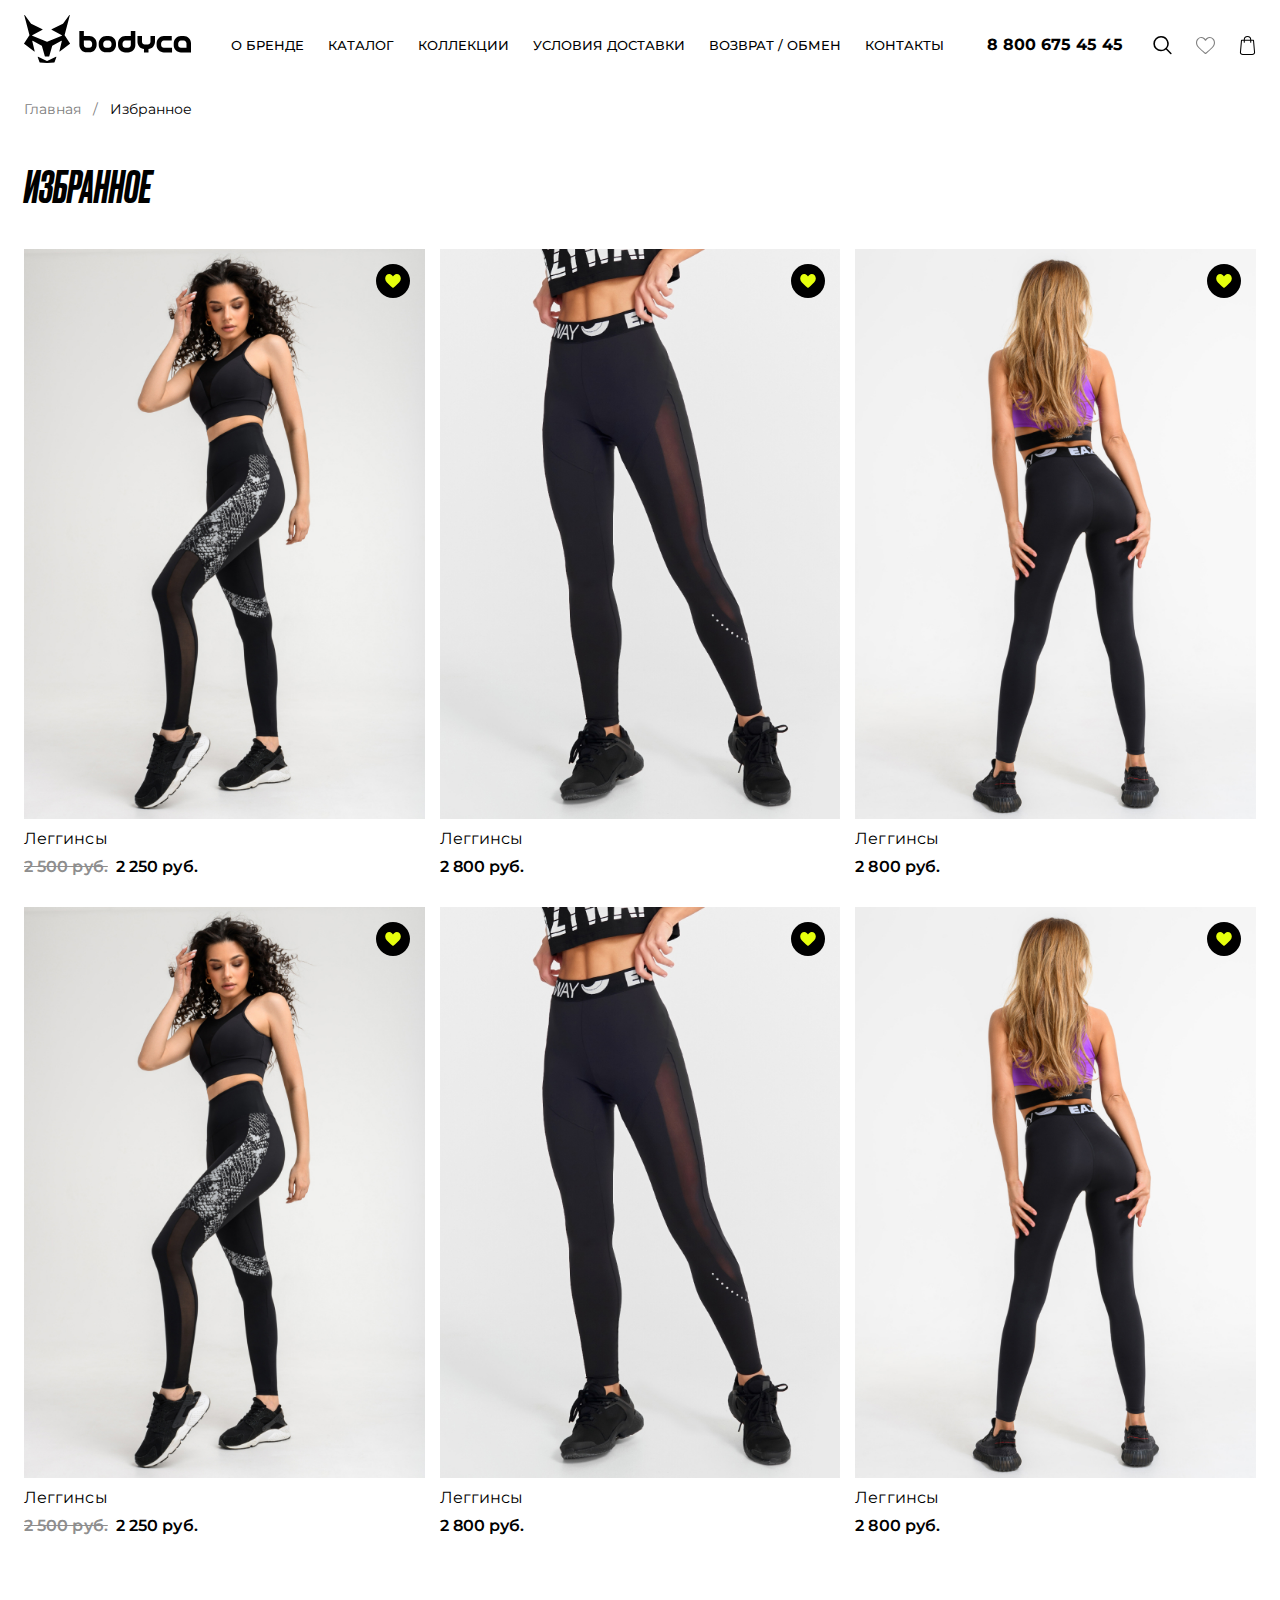
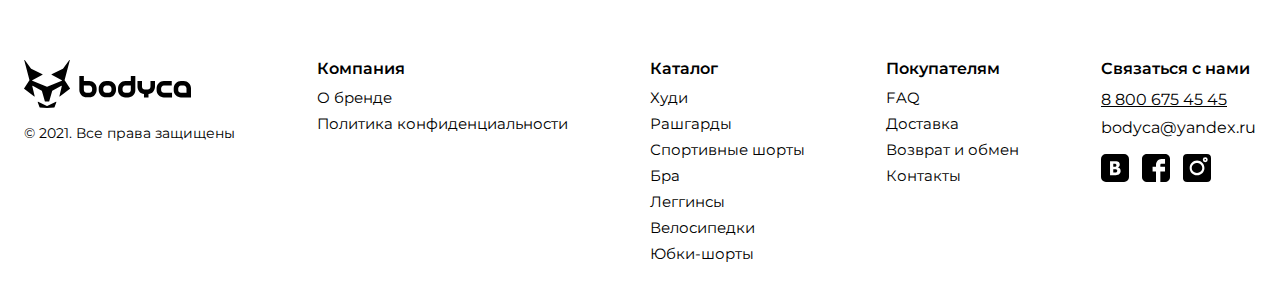
<file: favorites.html>
<!DOCTYPE html>
<html lang="ru">
	<head>
		<meta http-equiv="Content-Type" content="text/html; charset=utf-8">

		<!-- Адаптирование страницы для мобильных устройств -->
		<meta name="viewport" content="width=device-width, initial-scale=1, maximum-scale=1">

		<!-- Запрет распознования номера телефона -->
		<meta name="format-detection" content="telephone=no">
		<meta name="SKYPE_TOOLBAR" content ="SKYPE_TOOLBAR_PARSER_COMPATIBLE">

		<!-- Заголовок страницы -->
		<title>Заголовок страницы</title>

		<!-- Данное значение часто используют(использовали) поисковые системы -->
		<meta name="description" content="">
		<meta name="keywords" content="">

		<!-- Традиционная иконка сайта, размер 16x16, прозрачность поддерживается. Рекомендуемый формат: .ico или .png -->
		<link rel="shortcut icon" href="favicon.ico">

		<!-- Изменение цвета панели моб. браузера -->
		<meta name="msapplication-TileColor" content="#E6FF0D">
		<meta name="theme-color" content="#E6FF0D">

		<!-- Подключение шрифтов с гугла -->
		<link rel="preconnect" href="https://fonts.gstatic.com">
		<link href="https://fonts.googleapis.com/css2?family=Montserrat:ital,wght@0,100;0,200;0,300;0,400;0,500;0,600;0,700;0,800;0,900;1,100;1,200;1,300;1,400;1,500;1,600;1,700;1,800;1,900&display=swap" rel="stylesheet">

		<!-- Подключение файлов стилей -->
		<link rel="stylesheet" href="css/swiper-bundle.min.css">
		<link rel="stylesheet" href="css/swiper.css">
		<link rel="stylesheet" href="css/fancybox.css">
		<link rel="stylesheet" href="css/wheelSlider.css">
		<link rel="stylesheet" href="css/styles.css">

		<link rel="stylesheet" href="css/response_1899.css" media="print, (max-width: 1899px)">
		<link rel="stylesheet" href="css/response_1439.css" media="print, (max-width: 1439px)">
		<link rel="stylesheet" href="css/response_1279.css" media="print, (max-width: 1279px)">
		<link rel="stylesheet" href="css/response_1023.css" media="print, (max-width: 1023px)">
		<link rel="stylesheet" href="css/response_767.css" media="print, (max-width: 767px)">
		<link rel="stylesheet" href="css/response_479.css" media="(max-width: 479px)">
	</head>

	<body>
		<div class="wrap">
			<div class="main">
				<header>
					<div class="cont row">
						<button class="mob_menu_btn">
							<span></span>
						</button>

						<a href="/" class="logo">
							<img src="images/logo.svg" alt="">
						</a>

						<nav class="menu row">
							<div class="item">
								<a href="/">о бренде</a>
							</div>

							<div class="item">
								<a href="/" class="sub_link">Каталог</a>

								<div class="sub_menu">
									<div class="cont row">
										<div class="data">
											<div class="row">
												<div class="col">
													<div class="title">верх</div>

													<div class="items">
														<div><a href="/">Топы</a></div>
														<div><a href="/">Футболики и майки</a></div>
														<div><a href="/">Рашгарды</a></div>
													</div>
												</div>

												<div class="col big">
													<div class="title">низ</div>

													<div class="items">
														<div>
															<div><a href="/">Спортивные штаны</a></div>
															<div><a href="/">Шорты</a></div>
															<div><a href="/">Велосипедки</a></div>
															<div><a href="/">Юбки</a></div>
															<div><a href="/">Леггинсы</a></div>
														</div>

														<div>
															<div><a href="/">Комбинезоны</a></div>
															<div><a href="/">Платья</a></div>
														</div>
													</div>
												</div>
											</div>
										</div>

										<div class="gallery">
											<div class="row">
												<a href="/" class="item">
													<div class="thumb">
														<img data-src="images/tmp/sub_menu_gallery_thumb.jpg" alt="" class="lozad">
													</div>
												</a>

												<a href="/" class="item">
													<div class="thumb">
														<img data-src="images/tmp/sub_menu_gallery_thumb2.jpg" alt="" class="lozad">
													</div>
												</a>

												<a href="/" class="item">
													<div class="thumb">
														<img data-src="images/tmp/sub_menu_gallery_thumb3.jpg" alt="" class="lozad">
													</div>
												</a>
											</div>
										</div>
									</div>
								</div>
							</div>

							<div class="item">
								<a href="/">коллекции</a>
							</div>

							<div class="item">
								<a href="/">условия доставки</a>
							</div>

							<div class="item">
								<a href="/">возврат / обмен</a>
							</div>

							<div class="item">
								<a href="/">контакты</a>
							</div>
						</nav>

						<div class="phone">
							<a href="tel:88006754545">8 800 675 45 45</a>
						</div>

						<div class="links">
							<div class="search modal_cont">
								<button class="btn mini_modal_btn" data-modal-id="#search_modal">
									<svg class="icon"><use xlink:href="images/sprite.svg#ic_search"></use></svg>
								</button>

								<div class="mini_modal" id="search_modal">
									<div class="data">
										<div class="cont">
											<form action="">
												<input type="text" name="" value="" class="input" placeholder="Поиск в каталоге">

												<button type="submit" class="submit_btn">
													<svg class="icon"><use xlink:href="images/sprite.svg#ic_search"></use></svg>
												</button>
											</form>
										</div>

										<div class="result">
											<div class="cont">
												<!-- <div class="empty">К сожалению, ничего не найдено</div> -->

												<div class="scroll">
													<div class="products">
														<div class="row">
															<div class="product">
																<a href="/" class="thumb">
																	<img data-src="images/tmp/product_thumb1.jpg" alt="" class="lozad">
																	<img data-src="images/tmp/product_thumb1_2.jpg" alt="" class="lozad">
																</a>

																<div class="name">
																	<a href="/">Леггинсы</a>
																</div>

																<div class="price">2 800 руб.</div>
															</div>

															<div class="product">
																<a href="/" class="thumb">
																	<img data-src="images/tmp/product_thumb1.jpg" alt="" class="lozad">
																	<img data-src="images/tmp/product_thumb1_2.jpg" alt="" class="lozad">
																</a>

																<div class="name">
																	<a href="/">Леггинсы</a>
																</div>

																<div class="price">2 800 руб.</div>
															</div>

															<div class="product">
																<a href="/" class="thumb">
																	<img data-src="images/tmp/product_thumb1.jpg" alt="" class="lozad">
																	<img data-src="images/tmp/product_thumb1_2.jpg" alt="" class="lozad">
																</a>

																<div class="name">
																	<a href="/">Леггинсы</a>
																</div>

																<div class="price">2 800 руб.</div>
															</div>

															<div class="product">
																<a href="/" class="thumb">
																	<img data-src="images/tmp/product_thumb1.jpg" alt="" class="lozad">
																	<img data-src="images/tmp/product_thumb1_2.jpg" alt="" class="lozad">
																</a>

																<div class="name">
																	<a href="/">Леггинсы</a>
																</div>

																<div class="price">2 800 руб.</div>
															</div>

															<div class="product">
																<a href="/" class="thumb">
																	<img data-src="images/tmp/product_thumb1.jpg" alt="" class="lozad">
																	<img data-src="images/tmp/product_thumb1_2.jpg" alt="" class="lozad">
																</a>

																<div class="name">
																	<a href="/">Леггинсы</a>
																</div>

																<div class="price">2 800 руб.</div>
															</div>

															<div class="product">
																<a href="/" class="thumb">
																	<img data-src="images/tmp/product_thumb1.jpg" alt="" class="lozad">
																	<img data-src="images/tmp/product_thumb1_2.jpg" alt="" class="lozad">
																</a>

																<div class="name">
																	<a href="/">Леггинсы</a>
																</div>

																<div class="price">2 800 руб.</div>
															</div>

															<div class="product">
																<a href="/" class="thumb">
																	<img data-src="images/tmp/product_thumb1.jpg" alt="" class="lozad">
																	<img data-src="images/tmp/product_thumb1_2.jpg" alt="" class="lozad">
																</a>

																<div class="name">
																	<a href="/">Леггинсы</a>
																</div>

																<div class="price">2 800 руб.</div>
															</div>

															<div class="product">
																<a href="/" class="thumb">
																	<img data-src="images/tmp/product_thumb1.jpg" alt="" class="lozad">
																	<img data-src="images/tmp/product_thumb1_2.jpg" alt="" class="lozad">
																</a>

																<div class="name">
																	<a href="/">Леггинсы</a>
																</div>

																<div class="price">2 800 руб.</div>
															</div>

															<div class="product">
																<a href="/" class="thumb">
																	<img data-src="images/tmp/product_thumb1.jpg" alt="" class="lozad">
																	<img data-src="images/tmp/product_thumb1_2.jpg" alt="" class="lozad">
																</a>

																<div class="name">
																	<a href="/">Леггинсы</a>
																</div>

																<div class="price">2 800 руб.</div>
															</div>

															<div class="product">
																<a href="/" class="thumb">
																	<img data-src="images/tmp/product_thumb1.jpg" alt="" class="lozad">
																	<img data-src="images/tmp/product_thumb1_2.jpg" alt="" class="lozad">
																</a>

																<div class="name">
																	<a href="/">Леггинсы</a>
																</div>

																<div class="price">2 800 руб.</div>
															</div>

															<div class="product">
																<a href="/" class="thumb">
																	<img data-src="images/tmp/product_thumb1.jpg" alt="" class="lozad">
																	<img data-src="images/tmp/product_thumb1_2.jpg" alt="" class="lozad">
																</a>

																<div class="name">
																	<a href="/">Леггинсы</a>
																</div>

																<div class="price">2 800 руб.</div>
															</div>

															<div class="product">
																<a href="/" class="thumb">
																	<img data-src="images/tmp/product_thumb1.jpg" alt="" class="lozad">
																	<img data-src="images/tmp/product_thumb1_2.jpg" alt="" class="lozad">
																</a>

																<div class="name">
																	<a href="/">Леггинсы</a>
																</div>

																<div class="price">2 800 руб.</div>
															</div>

															<div class="product">
																<a href="/" class="thumb">
																	<img data-src="images/tmp/product_thumb1.jpg" alt="" class="lozad">
																	<img data-src="images/tmp/product_thumb1_2.jpg" alt="" class="lozad">
																</a>

																<div class="name">
																	<a href="/">Леггинсы</a>
																</div>

																<div class="price">2 800 руб.</div>
															</div>

															<div class="product">
																<a href="/" class="thumb">
																	<img data-src="images/tmp/product_thumb1.jpg" alt="" class="lozad">
																	<img data-src="images/tmp/product_thumb1_2.jpg" alt="" class="lozad">
																</a>

																<div class="name">
																	<a href="/">Леггинсы</a>
																</div>

																<div class="price">2 800 руб.</div>
															</div>

															<div class="product">
																<a href="/" class="thumb">
																	<img data-src="images/tmp/product_thumb1.jpg" alt="" class="lozad">
																	<img data-src="images/tmp/product_thumb1_2.jpg" alt="" class="lozad">
																</a>

																<div class="name">
																	<a href="/">Леггинсы</a>
																</div>

																<div class="price">2 800 руб.</div>
															</div>

															<div class="product">
																<a href="/" class="thumb">
																	<img data-src="images/tmp/product_thumb1.jpg" alt="" class="lozad">
																	<img data-src="images/tmp/product_thumb1_2.jpg" alt="" class="lozad">
																</a>

																<div class="name">
																	<a href="/">Леггинсы</a>
																</div>

																<div class="price">2 800 руб.</div>
															</div>
														</div>
													</div>
												</div>
											</div>
										</div>

										<div class="overlay"></div>
									</div>
								</div>
							</div>

							<div class="favorite">
								<a class="btn active">
									<svg class="icon"><use xlink:href="images/sprite.svg#ic_favorite"></use></svg>
								</a>
							</div>

							<div class="cart">
								<a href="/" class="btn">
									<svg class="icon"><use xlink:href="images/sprite.svg#ic_cart"></use></svg>
								</a>
							</div>
						</div>
					</div>
				</header>


				<section class="mob_menu">
					<div class="cont">
						<div class="head">
							<div class="title">Меню</div>

							<button class="close"></button>
						</div>

						<div class="data">
							<div class="menu">
								<div><a href="/">о бренде</a></div>
								<div><a href="#" class="sub_link" data-content=".catalog_data">Каталог</a></div>
								<div><a href="/">коллекции</a></div>
								<div><a href="/">условия доставки</a></div>
								<div><a href="/">возврат / обмен</a></div>
								<div><a href="/">контакты</a></div>
							</div>

							<div class="logo">
								<img data-src="images/circle_logo.svg" alt="" class="lozad">
							</div>
						</div>

						<div class="menu_data catalog_data">
							<div class="back">
								<button class="btn">Каталог</button>
							</div>

							<div class="item">
								<div class="title">верх</div>

								<div class="items">
									<div><a href="/">Топы</a></div>
									<div><a href="/">Футболики и майки</a></div>
									<div><a href="/">Рашгарды</a></div>
								</div>
							</div>

							<div class="item">
								<div class="title">низ</div>

								<div class="items">
									<div><a href="/">Спортивные штаны</a></div>
									<div><a href="/">Шорты</a></div>
									<div><a href="/">Велосипедки</a></div>
									<div><a href="/">Юбки</a></div>
									<div><a href="/">Леггинсы</a></div>
								</div>
							</div>

							<div class="item">
								<div class="items">
									<div><a href="/">Комбинезоны</a></div>
									<div><a href="/">Платья</a></div>
								</div>
							</div>

							<div class="item">
								<div class="items">
									<div><a href="/"><b>Коллекция 2021</b></a></div>
									<div><a href="/"><b>Летняя коллекция</b></a></div>
								</div>
							</div>
						</div>
					</div>
				</section>


				<section class="page_head">
					<div class="cont">
						<div class="breadcrumbs">
							<a href="/">Главная</a> <span class="sep">/</span>
							<span class="current">Избранное</span>
						</div>

						<h1 class="page_title">избранное</h1>
					</div>
				</section>


				<section class="favorites block">
					<div class="cont">
						<div class="products">
							<div class="row">
								<div class="product">
									<button class="favorite_btn active">
										<svg class="icon"><use xlink:href="images/sprite.svg#ic_favorite2"></use></svg>
									</button>

									<a href="/" class="thumb">
										<img data-src="images/tmp/product_thumb1.jpg" alt="" class="lozad">
										<img data-src="images/tmp/product_thumb1_2.jpg" alt="" class="lozad">

										<button class="buy_btn">В корзину</button>
									</a>

									<div class="name">
										<a href="/">Леггинсы</a>
									</div>

									<div class="price">
										<span class="old">2 500 руб.</span> 2 250 руб.
									</div>
								</div>

								<div class="product">
									<button class="favorite_btn active">
										<svg class="icon"><use xlink:href="images/sprite.svg#ic_favorite2"></use></svg>
									</button>

									<a href="/" class="thumb">
										<img data-src="images/tmp/product_thumb2.jpg" alt="" class="lozad">
										<img data-src="images/tmp/product_thumb2_2.jpg" alt="" class="lozad">

										<button class="buy_btn">В корзину</button>
									</a>

									<div class="name">
										<a href="/">Леггинсы</a>
									</div>

									<div class="price">2 800 руб.</div>
								</div>

								<div class="product">
									<button class="favorite_btn active">
										<svg class="icon"><use xlink:href="images/sprite.svg#ic_favorite2"></use></svg>
									</button>

									<a href="/" class="thumb">
										<img data-src="images/tmp/product_thumb3.jpg" alt="" class="lozad">
										<img data-src="images/tmp/product_thumb3_2.jpg" alt="" class="lozad">

										<button class="buy_btn">В корзину</button>
									</a>

									<div class="name">
										<a href="/">Леггинсы</a>
									</div>

									<div class="price">2 800 руб.</div>
								</div>

								<div class="product">
									<button class="favorite_btn active">
										<svg class="icon"><use xlink:href="images/sprite.svg#ic_favorite2"></use></svg>
									</button>

									<a href="/" class="thumb">
										<img data-src="images/tmp/product_thumb1.jpg" alt="" class="lozad">
										<img data-src="images/tmp/product_thumb1_2.jpg" alt="" class="lozad">

										<button class="buy_btn">В корзину</button>
									</a>

									<div class="name">
										<a href="/">Леггинсы</a>
									</div>

									<div class="price">
										<span class="old">2 500 руб.</span> 2 250 руб.
									</div>
								</div>

								<div class="product">
									<button class="favorite_btn active">
										<svg class="icon"><use xlink:href="images/sprite.svg#ic_favorite2"></use></svg>
									</button>

									<a href="/" class="thumb">
										<img data-src="images/tmp/product_thumb2.jpg" alt="" class="lozad">
										<img data-src="images/tmp/product_thumb2_2.jpg" alt="" class="lozad">

										<button class="buy_btn">В корзину</button>
									</a>

									<div class="name">
										<a href="/">Леггинсы</a>
									</div>

									<div class="price">2 800 руб.</div>
								</div>

								<div class="product">
									<button class="favorite_btn active">
										<svg class="icon"><use xlink:href="images/sprite.svg#ic_favorite2"></use></svg>
									</button>

									<a href="/" class="thumb">
										<img data-src="images/tmp/product_thumb3.jpg" alt="" class="lozad">
										<img data-src="images/tmp/product_thumb3_2.jpg" alt="" class="lozad">

										<button class="buy_btn">В корзину</button>
									</a>

									<div class="name">
										<a href="/">Леггинсы</a>
									</div>

									<div class="price">2 800 руб.</div>
								</div>
							</div>
						</div>
					</div>
				</section>
			</div>


			<footer>
				<div class="cont row">
					<div class="col_left">
						<div class="logo">
							<img src="images/logo.svg" alt="">
						</div>

						<div class="copyright">&copy; 2021. Все права защищены</div>
					</div>

					<div class="links">
						<div class="title">Компания</div>

						<div class="items">
							<div><a href="/">О бренде</a></div>
							<div><a href="/">Политика конфиденциальности</a></div>
						</div>
					</div>

					<div class="links">
						<div class="title">Каталог</div>

						<div class="items">
							<div><a href="/">Худи</a></div>
							<div><a href="/">Рашгарды</a></div>
							<div><a href="/">Спортивные шорты</a></div>
							<div><a href="/">Бра</a></div>
							<div><a href="/">Леггинсы</a></div>
							<div><a href="/">Велосипедки</a></div>
							<div><a href="/">Юбки-шорты</a></div>
						</div>
					</div>

					<div class="links">
						<div class="title">Покупателям</div>

						<div class="items">
							<div><a href="/">FAQ</a></div>
							<div><a href="/">Доставка</a></div>
							<div><a href="/">Возврат и обмен</a></div>
							<div><a href="/">Контакты</a></div>
						</div>
					</div>

					<div class="contacts">
						<div class="title">
							<button class="btn modal_link" data-content="#callback_modal">Связаться с нами</button>
						</div>

						<div class="phone">
							<a href="tel:88006754545">8 800 675 45 45</a>
						</div>

						<div class="email">
							<a href="mailto:bodyca@yandex.ru">bodyca@yandex.ru</a>
						</div>

						<div class="socials">
							<a href="/" target="_blank" rel="noopener nofollow" class="vkontakte_link">
								<svg class="icon"><use xlink:href="images/sprite.svg#ic_vkontakte"></use></svg>
							</a>

							<a href="/" target="_blank" rel="noopener nofollow" class="facebook_link">
								<svg class="icon"><use xlink:href="images/sprite.svg#ic_facebook"></use></svg>
							</a>

							<a href="/" target="_blank" rel="noopener nofollow" class="instagram_link">
								<svg class="icon"><use xlink:href="images/sprite.svg#ic_instagram"></use></svg>
							</a>
						</div>
					</div>
				</div>
			</footer>
		</div>


		<div class="supports_error">
			Ваш браузер устарел рекомендуем обновить его до последней версии<br> или использовать другой более современный.
		</div>


		<section class="modal" id="callback_modal">
			<div class="modal_data">
				<div class="data">
					<div class="modal_title">Заказать звонок</div>

					<div class="modal_desc">Оставьте свой номер телефона и мы ответим на ваши вопросы</div>

					<form action="" class="form">
						<div class="line">
							<div class="label">Как Вас зовут?</div>

							<div class="field">
								<input type="text" name="" value="" class="input">
							</div>
						</div>

						<div class="line">
							<div class="label">Номер телефона</div>

							<div class="field">
								<input type="tel" name="" value="" class="input">
							</div>
						</div>

						<div class="submit">
							<button type="submit" class="submit_btn">Отправить</button>
						</div>

						<div class="agree">
							Нажимая кнопку “Отправить”, я даю согласие на <a href="/" target="_blank">обработку персональных данных</a>
						</div>
					</form>

					<img src="images/circle_logo.svg" alt="" class="logo">
					<img src="images/circle_logo_white.svg" alt="" class="logo white">
				</div>

				<div class="image">
					<img data-src="images/tmp/callback_modal_img.jpg" alt="" class="lozad">
				</div>
			</div>
		</section>


		<!-- Подключение javascript файлов -->
		<script src="js/jquery-3.5.0.min.js"></script>
		<script src="js/lozad.min.js"></script>
		<script src="js/swiper-bundle.min.js"></script>
		<script src="js/inputmask.min.js"></script>
		<script src="js/nice-select.js"></script>
		<script src="js/fancybox.min.js"></script>
		<script src="js/wheelSlider.js"></script>
		<script src="js/sticky-kit.min.js"></script>
		<script src="js/functions.js"></script>
		<script src="js/scripts.js"></script>
	</body>
</html>
</file>
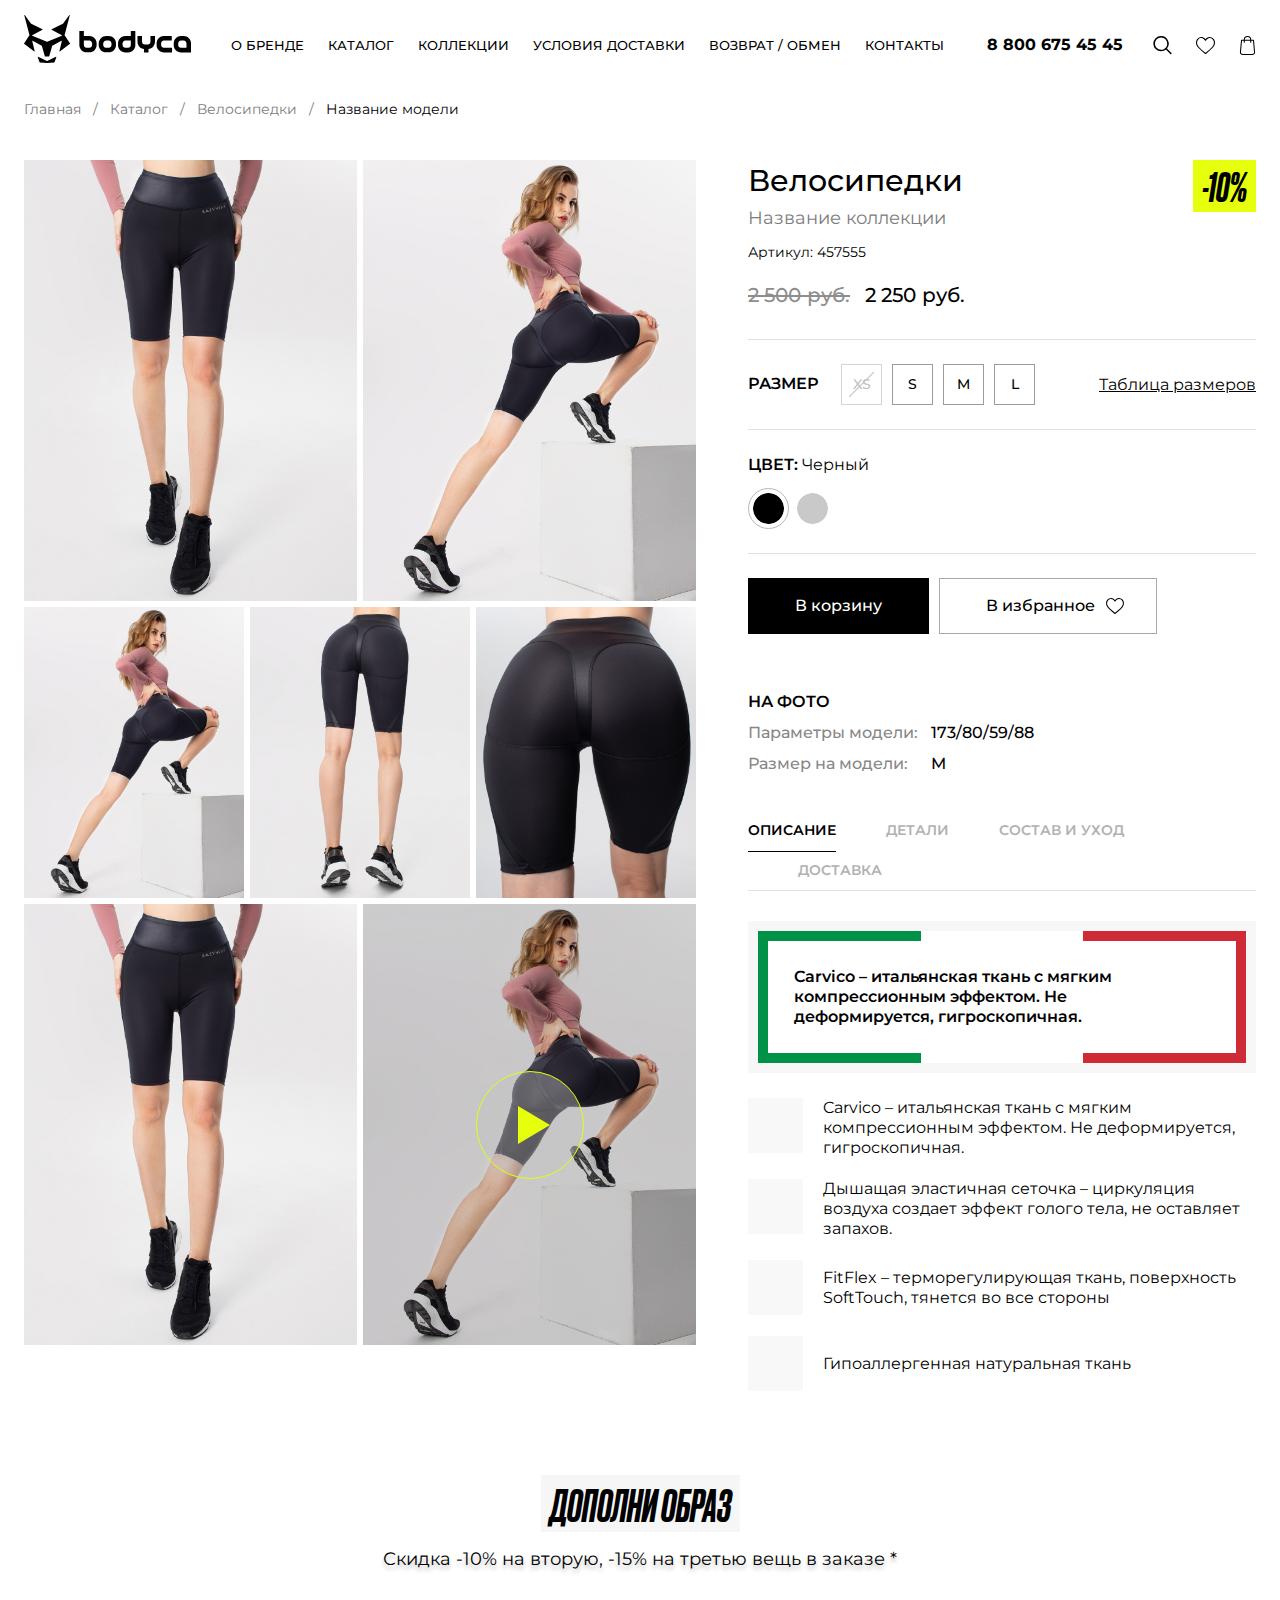
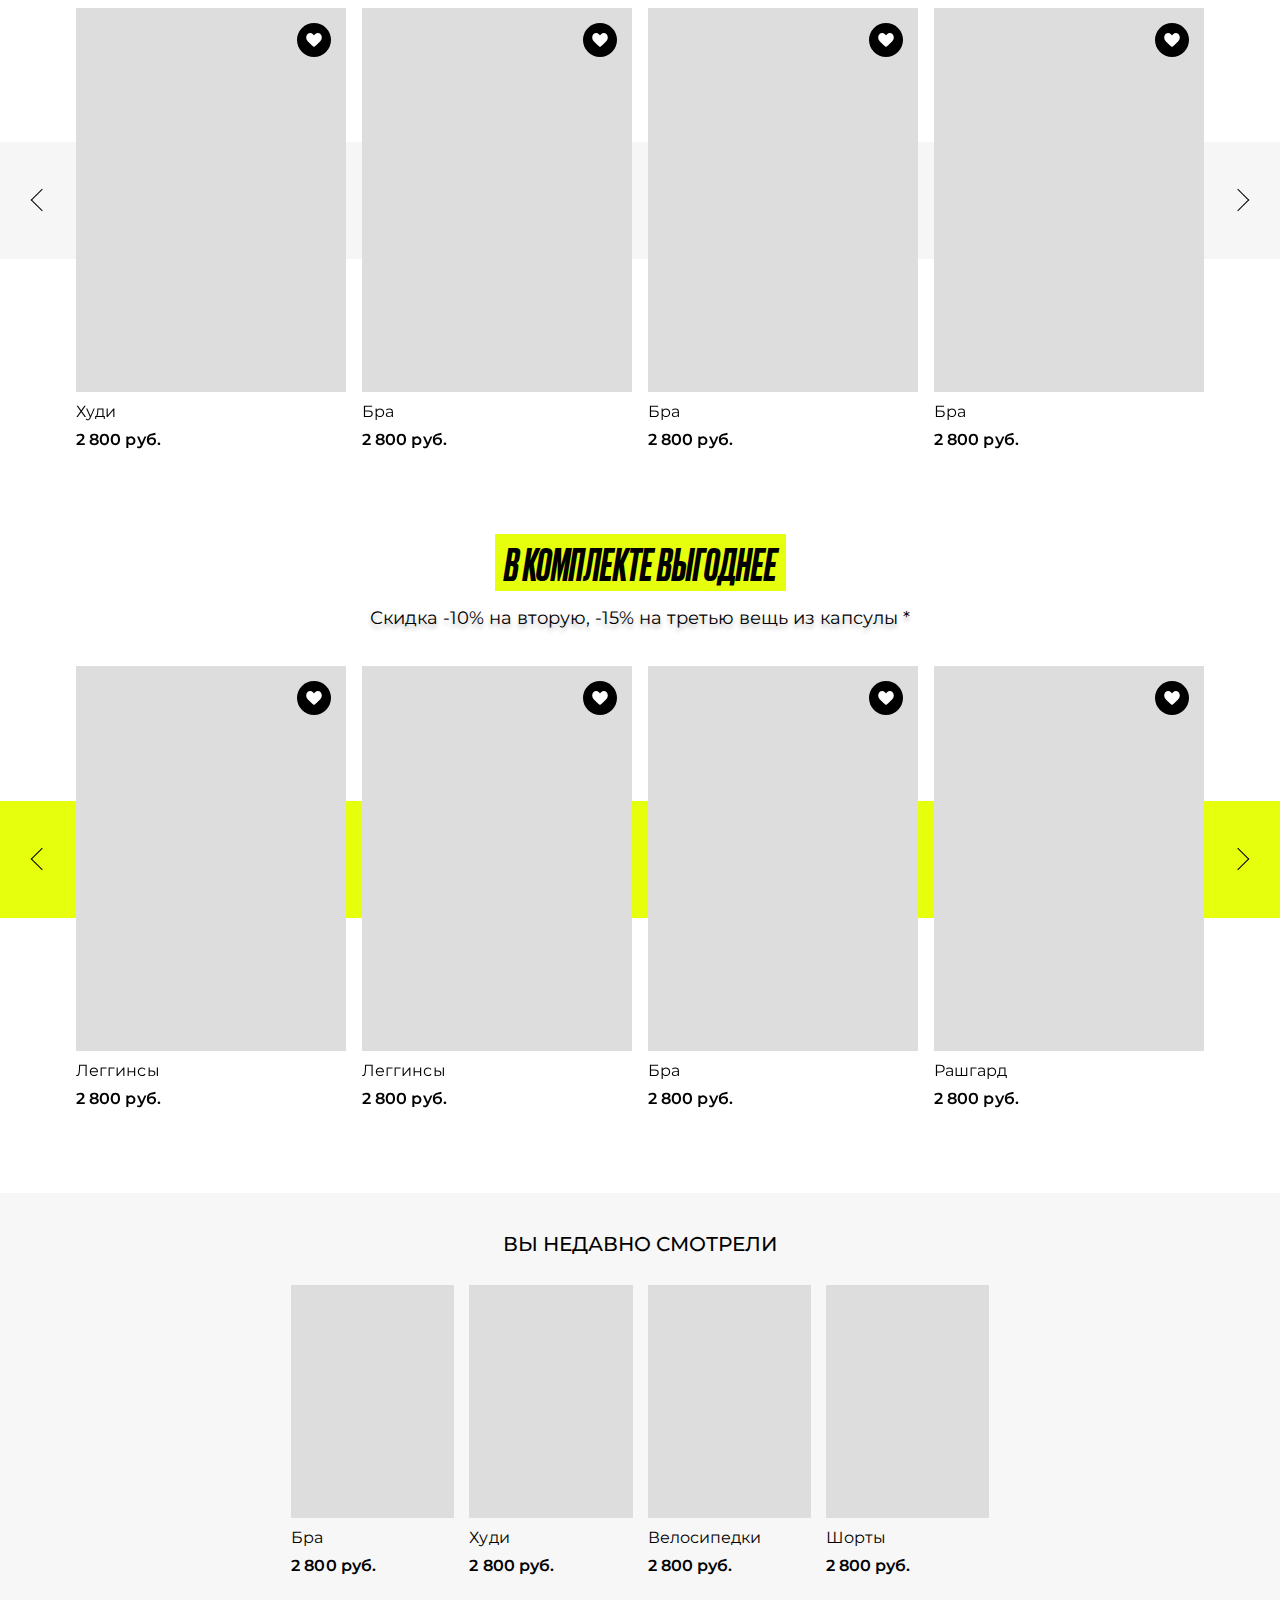
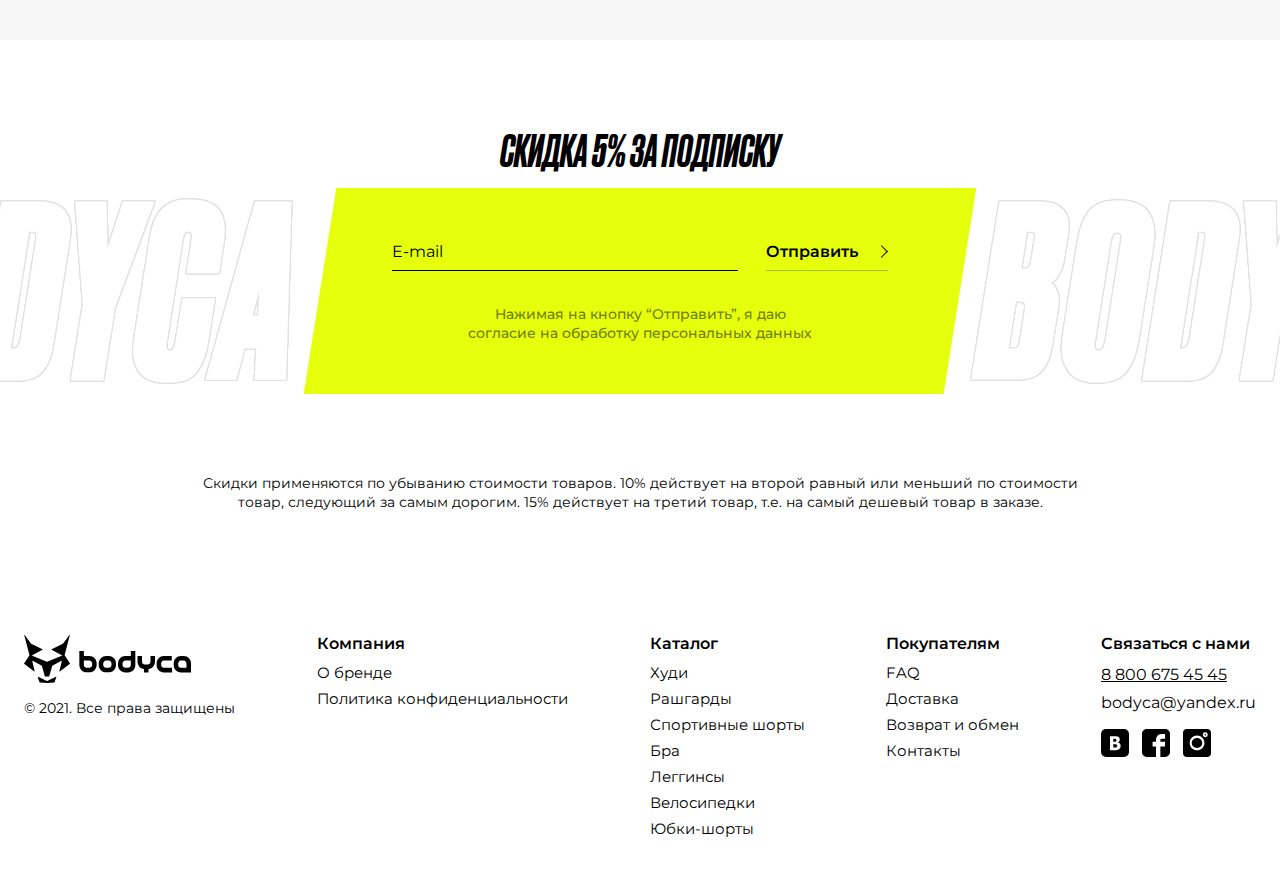
<file: product.html>
<!DOCTYPE html>
<html lang="ru">
	<head>
		<meta http-equiv="Content-Type" content="text/html; charset=utf-8">

		<!-- Адаптирование страницы для мобильных устройств -->
		<meta name="viewport" content="width=device-width, initial-scale=1, maximum-scale=1">

		<!-- Запрет распознования номера телефона -->
		<meta name="format-detection" content="telephone=no">
		<meta name="SKYPE_TOOLBAR" content ="SKYPE_TOOLBAR_PARSER_COMPATIBLE">

		<!-- Заголовок страницы -->
		<title>Заголовок страницы</title>

		<!-- Данное значение часто используют(использовали) поисковые системы -->
		<meta name="description" content="">
		<meta name="keywords" content="">

		<!-- Традиционная иконка сайта, размер 16x16, прозрачность поддерживается. Рекомендуемый формат: .ico или .png -->
		<link rel="shortcut icon" href="favicon.ico">

		<!-- Изменение цвета панели моб. браузера -->
		<meta name="msapplication-TileColor" content="#E6FF0D">
		<meta name="theme-color" content="#E6FF0D">

		<!-- Подключение шрифтов с гугла -->
		<link rel="preconnect" href="https://fonts.gstatic.com">
		<link href="https://fonts.googleapis.com/css2?family=Montserrat:ital,wght@0,100;0,200;0,300;0,400;0,500;0,600;0,700;0,800;0,900;1,100;1,200;1,300;1,400;1,500;1,600;1,700;1,800;1,900&display=swap" rel="stylesheet">

		<!-- Подключение файлов стилей -->
		<link rel="stylesheet" href="css/swiper-bundle.min.css">
		<link rel="stylesheet" href="css/swiper.css">
		<link rel="stylesheet" href="css/fancybox.css">
		<link rel="stylesheet" href="css/wheelSlider.css">
		<link rel="stylesheet" href="css/styles.css">

		<link rel="stylesheet" href="css/response_1899.css" media="print, (max-width: 1899px)">
		<link rel="stylesheet" href="css/response_1439.css" media="print, (max-width: 1439px)">
		<link rel="stylesheet" href="css/response_1279.css" media="print, (max-width: 1279px)">
		<link rel="stylesheet" href="css/response_1023.css" media="print, (max-width: 1023px)">
		<link rel="stylesheet" href="css/response_767.css" media="print, (max-width: 767px)">
		<link rel="stylesheet" href="css/response_479.css" media="(max-width: 479px)">
	</head>

	<body>
		<div class="wrap">
			<div class="main">
				<header>
					<div class="cont row">
						<button class="mob_menu_btn">
							<span></span>
						</button>

						<a href="/" class="logo">
							<img src="images/logo.svg" alt="">
						</a>

						<nav class="menu row">
							<div class="item">
								<a href="/">о бренде</a>
							</div>

							<div class="item">
								<a href="/" class="sub_link">Каталог</a>

								<div class="sub_menu">
									<div class="cont row">
										<div class="data">
											<div class="row">
												<div class="col">
													<div class="title">верх</div>

													<div class="items">
														<div><a href="/">Топы</a></div>
														<div><a href="/">Футболики и майки</a></div>
														<div><a href="/">Рашгарды</a></div>
													</div>
												</div>

												<div class="col big">
													<div class="title">низ</div>

													<div class="items">
														<div>
															<div><a href="/">Спортивные штаны</a></div>
															<div><a href="/">Шорты</a></div>
															<div><a href="/">Велосипедки</a></div>
															<div><a href="/">Юбки</a></div>
															<div><a href="/">Леггинсы</a></div>
														</div>

														<div>
															<div><a href="/">Комбинезоны</a></div>
															<div><a href="/">Платья</a></div>
														</div>
													</div>
												</div>
											</div>
										</div>

										<div class="gallery">
											<div class="row">
												<a href="/" class="item">
													<div class="thumb">
														<img data-src="images/tmp/sub_menu_gallery_thumb.jpg" alt="" class="lozad">
													</div>
												</a>

												<a href="/" class="item">
													<div class="thumb">
														<img data-src="images/tmp/sub_menu_gallery_thumb2.jpg" alt="" class="lozad">
													</div>
												</a>

												<a href="/" class="item">
													<div class="thumb">
														<img data-src="images/tmp/sub_menu_gallery_thumb3.jpg" alt="" class="lozad">
													</div>
												</a>
											</div>
										</div>
									</div>
								</div>
							</div>

							<div class="item">
								<a href="/">коллекции</a>
							</div>

							<div class="item">
								<a href="/">условия доставки</a>
							</div>

							<div class="item">
								<a href="/">возврат / обмен</a>
							</div>

							<div class="item">
								<a href="/">контакты</a>
							</div>
						</nav>

						<div class="phone">
							<a href="tel:88006754545">8 800 675 45 45</a>
						</div>

						<div class="links">
							<div class="search modal_cont">
								<button class="btn mini_modal_btn" data-modal-id="#search_modal">
									<svg class="icon"><use xlink:href="images/sprite.svg#ic_search"></use></svg>
								</button>

								<div class="mini_modal" id="search_modal">
									<div class="data">
										<div class="cont">
											<form action="">
												<input type="text" name="" value="" class="input" placeholder="Поиск в каталоге">

												<button type="submit" class="submit_btn">
													<svg class="icon"><use xlink:href="images/sprite.svg#ic_search"></use></svg>
												</button>
											</form>
										</div>

										<div class="result">
											<div class="cont">
												<!-- <div class="empty">К сожалению, ничего не найдено</div> -->

												<div class="scroll">
													<div class="products">
														<div class="row">
															<div class="product">
																<a href="/" class="thumb">
																	<img data-src="images/tmp/product_thumb1.jpg" alt="" class="lozad">
																	<img data-src="images/tmp/product_thumb1_2.jpg" alt="" class="lozad">
																</a>

																<div class="name">
																	<a href="/">Леггинсы</a>
																</div>

																<div class="price">2 800 руб.</div>
															</div>

															<div class="product">
																<a href="/" class="thumb">
																	<img data-src="images/tmp/product_thumb1.jpg" alt="" class="lozad">
																	<img data-src="images/tmp/product_thumb1_2.jpg" alt="" class="lozad">
																</a>

																<div class="name">
																	<a href="/">Леггинсы</a>
																</div>

																<div class="price">2 800 руб.</div>
															</div>

															<div class="product">
																<a href="/" class="thumb">
																	<img data-src="images/tmp/product_thumb1.jpg" alt="" class="lozad">
																	<img data-src="images/tmp/product_thumb1_2.jpg" alt="" class="lozad">
																</a>

																<div class="name">
																	<a href="/">Леггинсы</a>
																</div>

																<div class="price">2 800 руб.</div>
															</div>

															<div class="product">
																<a href="/" class="thumb">
																	<img data-src="images/tmp/product_thumb1.jpg" alt="" class="lozad">
																	<img data-src="images/tmp/product_thumb1_2.jpg" alt="" class="lozad">
																</a>

																<div class="name">
																	<a href="/">Леггинсы</a>
																</div>

																<div class="price">2 800 руб.</div>
															</div>

															<div class="product">
																<a href="/" class="thumb">
																	<img data-src="images/tmp/product_thumb1.jpg" alt="" class="lozad">
																	<img data-src="images/tmp/product_thumb1_2.jpg" alt="" class="lozad">
																</a>

																<div class="name">
																	<a href="/">Леггинсы</a>
																</div>

																<div class="price">2 800 руб.</div>
															</div>

															<div class="product">
																<a href="/" class="thumb">
																	<img data-src="images/tmp/product_thumb1.jpg" alt="" class="lozad">
																	<img data-src="images/tmp/product_thumb1_2.jpg" alt="" class="lozad">
																</a>

																<div class="name">
																	<a href="/">Леггинсы</a>
																</div>

																<div class="price">2 800 руб.</div>
															</div>

															<div class="product">
																<a href="/" class="thumb">
																	<img data-src="images/tmp/product_thumb1.jpg" alt="" class="lozad">
																	<img data-src="images/tmp/product_thumb1_2.jpg" alt="" class="lozad">
																</a>

																<div class="name">
																	<a href="/">Леггинсы</a>
																</div>

																<div class="price">2 800 руб.</div>
															</div>

															<div class="product">
																<a href="/" class="thumb">
																	<img data-src="images/tmp/product_thumb1.jpg" alt="" class="lozad">
																	<img data-src="images/tmp/product_thumb1_2.jpg" alt="" class="lozad">
																</a>

																<div class="name">
																	<a href="/">Леггинсы</a>
																</div>

																<div class="price">2 800 руб.</div>
															</div>

															<div class="product">
																<a href="/" class="thumb">
																	<img data-src="images/tmp/product_thumb1.jpg" alt="" class="lozad">
																	<img data-src="images/tmp/product_thumb1_2.jpg" alt="" class="lozad">
																</a>

																<div class="name">
																	<a href="/">Леггинсы</a>
																</div>

																<div class="price">2 800 руб.</div>
															</div>

															<div class="product">
																<a href="/" class="thumb">
																	<img data-src="images/tmp/product_thumb1.jpg" alt="" class="lozad">
																	<img data-src="images/tmp/product_thumb1_2.jpg" alt="" class="lozad">
																</a>

																<div class="name">
																	<a href="/">Леггинсы</a>
																</div>

																<div class="price">2 800 руб.</div>
															</div>

															<div class="product">
																<a href="/" class="thumb">
																	<img data-src="images/tmp/product_thumb1.jpg" alt="" class="lozad">
																	<img data-src="images/tmp/product_thumb1_2.jpg" alt="" class="lozad">
																</a>

																<div class="name">
																	<a href="/">Леггинсы</a>
																</div>

																<div class="price">2 800 руб.</div>
															</div>

															<div class="product">
																<a href="/" class="thumb">
																	<img data-src="images/tmp/product_thumb1.jpg" alt="" class="lozad">
																	<img data-src="images/tmp/product_thumb1_2.jpg" alt="" class="lozad">
																</a>

																<div class="name">
																	<a href="/">Леггинсы</a>
																</div>

																<div class="price">2 800 руб.</div>
															</div>

															<div class="product">
																<a href="/" class="thumb">
																	<img data-src="images/tmp/product_thumb1.jpg" alt="" class="lozad">
																	<img data-src="images/tmp/product_thumb1_2.jpg" alt="" class="lozad">
																</a>

																<div class="name">
																	<a href="/">Леггинсы</a>
																</div>

																<div class="price">2 800 руб.</div>
															</div>

															<div class="product">
																<a href="/" class="thumb">
																	<img data-src="images/tmp/product_thumb1.jpg" alt="" class="lozad">
																	<img data-src="images/tmp/product_thumb1_2.jpg" alt="" class="lozad">
																</a>

																<div class="name">
																	<a href="/">Леггинсы</a>
																</div>

																<div class="price">2 800 руб.</div>
															</div>

															<div class="product">
																<a href="/" class="thumb">
																	<img data-src="images/tmp/product_thumb1.jpg" alt="" class="lozad">
																	<img data-src="images/tmp/product_thumb1_2.jpg" alt="" class="lozad">
																</a>

																<div class="name">
																	<a href="/">Леггинсы</a>
																</div>

																<div class="price">2 800 руб.</div>
															</div>

															<div class="product">
																<a href="/" class="thumb">
																	<img data-src="images/tmp/product_thumb1.jpg" alt="" class="lozad">
																	<img data-src="images/tmp/product_thumb1_2.jpg" alt="" class="lozad">
																</a>

																<div class="name">
																	<a href="/">Леггинсы</a>
																</div>

																<div class="price">2 800 руб.</div>
															</div>
														</div>
													</div>
												</div>
											</div>
										</div>

										<div class="overlay"></div>
									</div>
								</div>
							</div>

							<div class="favorite">
								<a href="/" class="btn">
									<svg class="icon"><use xlink:href="images/sprite.svg#ic_favorite"></use></svg>
								</a>
							</div>

							<div class="cart">
								<a href="/" class="btn">
									<svg class="icon"><use xlink:href="images/sprite.svg#ic_cart"></use></svg>
								</a>
							</div>
						</div>
					</div>
				</header>


				<section class="mob_menu">
					<div class="cont">
						<div class="head">
							<div class="title">Меню</div>

							<button class="close"></button>
						</div>

						<div class="data">
							<div class="menu">
								<div><a href="/">о бренде</a></div>
								<div><a href="#" class="sub_link" data-content=".catalog_data">Каталог</a></div>
								<div><a href="/">коллекции</a></div>
								<div><a href="/">условия доставки</a></div>
								<div><a href="/">возврат / обмен</a></div>
								<div><a href="/">контакты</a></div>
							</div>

							<div class="logo">
								<img data-src="images/circle_logo.svg" alt="" class="lozad">
							</div>
						</div>

						<div class="menu_data catalog_data">
							<div class="back">
								<button class="btn">Каталог</button>
							</div>

							<div class="item">
								<div class="title">верх</div>

								<div class="items">
									<div><a href="/">Топы</a></div>
									<div><a href="/">Футболики и майки</a></div>
									<div><a href="/">Рашгарды</a></div>
								</div>
							</div>

							<div class="item">
								<div class="title">низ</div>

								<div class="items">
									<div><a href="/">Спортивные штаны</a></div>
									<div><a href="/">Шорты</a></div>
									<div><a href="/">Велосипедки</a></div>
									<div><a href="/">Юбки</a></div>
									<div><a href="/">Леггинсы</a></div>
								</div>
							</div>

							<div class="item">
								<div class="items">
									<div><a href="/">Комбинезоны</a></div>
									<div><a href="/">Платья</a></div>
								</div>
							</div>

							<div class="item">
								<div class="items">
									<div><a href="/"><b>Коллекция 2021</b></a></div>
									<div><a href="/"><b>Летняя коллекция</b></a></div>
								</div>
							</div>
						</div>
					</div>
				</section>


				<section class="page_head">
					<div class="cont">
						<div class="breadcrumbs">
							<a href="/">Главная</a> <span class="sep">/</span>
							<a href="/">Каталог</a> <span class="sep">/</span>
							<a href="/">Велосипедки</a> <span class="sep">/</span>
							<span class="current">Название модели</span>
						</div>
					</div>
				</section>


				<section class="product_info block">
					<div class="cont">
						<div class="images left">
							<div class="row">
								<div class="item big">
									<button class="link" data-start-slide="0">
										<img data-src="images/tmp/product_img.jpg" alt="" class="lozad">
									</button>
								</div>

								<div class="item big">
									<button class="link" data-start-slide="1">
										<img data-src="images/tmp/product_img2.jpg" alt="" class="lozad">
									</button>
								</div>

								<div class="item">
									<button class="link" data-start-slide="2">
										<img data-src="images/tmp/product_img3.jpg" alt="" class="lozad">
									</button>
								</div>

								<div class="item">
									<button class="link" data-start-slide="3">
										<img data-src="images/tmp/product_img4.jpg" alt="" class="lozad">
									</button>
								</div>

								<div class="item">
									<button class="link" data-start-slide="4">
										<img data-src="images/tmp/product_img5.jpg" alt="" class="lozad">
									</button>
								</div>

								<div class="item big">
									<button class="link" data-start-slide="5">
										<img data-src="images/tmp/product_img6.jpg" alt="" class="lozad">
									</button>
								</div>

								<div class="item big">
									<button class="link video_link" data-start-slide="6">
										<img data-src="images/tmp/product_img7.jpg" alt="" class="lozad">
										<div class="video_icon"></div>
									</button>
								</div>
							</div>


							<div class="mob_slider">
								<div class="swiper-container">
									<div class="swiper-wrapper">
										<div class="slide swiper-slide">
											<button class="link" data-start-slide="0">
												<img data-src="images/tmp/product_img.jpg" alt="" class="lozad">
											</button>
										</div>

										<div class="slide swiper-slide">
											<button class="link" data-start-slide="1">
												<img data-src="images/tmp/product_img2.jpg" alt="" class="lozad">
											</button>
										</div>

										<div class="slide swiper-slide">
											<button class="link" data-start-slide="2">
												<img data-src="images/tmp/product_img3.jpg" alt="" class="lozad">
											</button>
										</div>

										<div class="slide swiper-slide">
											<button class="link" data-start-slide="3">
												<img data-src="images/tmp/product_img4.jpg" alt="" class="lozad">
											</button>
										</div>

										<div class="slide swiper-slide">
											<button class="link" data-start-slide="4">
												<img data-src="images/tmp/product_img5.jpg" alt="" class="lozad">
											</button>
										</div>

										<div class="slide swiper-slide">
											<button class="link" data-start-slide="5">
												<img data-src="images/tmp/product_img6.jpg" alt="" class="lozad">
											</button>
										</div>

										<div class="slide swiper-slide">
											<button class="link video_link" data-start-slide="6">
												<img data-src="images/tmp/product_img7.jpg" alt="" class="lozad">
												<div class="video_icon"></div>
											</button>
										</div>
									</div>

									<div class="swiper-pagination"></div>
								</div>
							</div>
						</div>


						<div class="data right">
							<h1 class="product_name">Велосипедки</h1>

							<div class="collection">Название коллекции</div>

							<div class="articul">Артикул: 457555</div>

							<div class="price">
								<div class="old">2 500 руб.</div> 2 250 руб.
							</div>

							<div class="discount">-10%</div>

							<div class="size">
								<div class="name">размер</div>

								<div class="vals">
									<input type="radio" name="product_size" id="product_size1" disabled>
									<label for="product_size1">XS</label>

									<input type="radio" name="product_size" id="product_size2">
									<label for="product_size2">S</label>

									<input type="radio" name="product_size" id="product_size3">
									<label for="product_size3">M</label>

									<input type="radio" name="product_size" id="product_size4">
									<label for="product_size4">L</label>
								</div>

								<button class="btn modal_link" data-content="#sizes_table_modal">Таблица размеров</button>
							</div>

							<div class="color">
								<div class="name">цвет: <span>Черный</span></div>

								<div class="vals">
									<input type="radio" name="product_color" id="product_color1" checked>
									<label for="product_color1" data-name="Черный">
										<img src="images/tmp/ic_product_color.png" alt="">
									</label>

									<input type="radio" name="product_color" id="product_color2">
									<label for="product_color2" data-name="Серый">
										<img src="images/tmp/ic_product_color2.png" alt="">
									</label>
								</div>
							</div>

							<div class="btns">
								<button class="buy_btn">В корзину</button>

								<button class="favorite_btn">
									<span>В избранное</span>
									<svg class="icon"><use xlink:href="images/sprite.svg#ic_favorite"></use></svg>
								</button>
							</div>

							<div class="features">
								<div class="title">на фото</div>

								<div class="item">
									<div class="name">Параметры модели:</div>
									<div class="val">173/80/59/88</div>
								</div>

								<div class="item">
									<div class="name">Размер на модели:</div>
									<div class="val">M</div>
								</div>
							</div>
						</div>


						<div class="tabs_container right">
							<div class="tabs">
								<button data-content="#product_tab1" data-level="level1" class="active">описание</button>
								<button data-content="#product_tab2" data-level="level1">детали</button>
								<button data-content="#product_tab3" data-level="level1">состав и уход</button>
								<button data-content="#product_tab4" data-level="level1">доставка</button>
							</div>


							<div class="tab_content level1 active" id="product_tab1">
								<div class="brand_desc">
									<div>Carvico – итальянская ткань с мягким компрессионным эффектом. Не деформируется, гигроскопичная.</div>
								</div>

								<div class="advantages">
									<div class="item">
										<div class="icon">
											<img data-src="images/ic_about_advantages1_1.svg" alt="" class="lozad">
										</div>

										<div class="desc">Carvico – итальянская ткань с мягким компрессионным эффектом. Не деформируется, гигроскопичная.</div>
									</div>

									<div class="item">
										<div class="icon">
											<img data-src="images/ic_about_advantages1_3.svg" alt="" class="lozad">
										</div>

										<div class="desc">Дышащая эластичная сеточка – циркуляция воздуха создает эффект голого тела, не оставляет запахов.</div>
									</div>

									<div class="item">
										<div class="icon">
											<img data-src="images/ic_about_advantages1_5.svg" alt="" class="lozad">
										</div>

										<div class="desc">FitFlex – терморегулирующая ткань, поверхность SoftTouch, тянется во все стороны</div>
									</div>

									<div class="item">
										<div class="icon">
											<img data-src="images/ic_about_advantages1_2.svg" alt="" class="lozad">
										</div>

										<div class="desc">Гипоаллергенная натуральная ткань</div>
									</div>
								</div>
							</div>


							<div class="tab_content level1" id="product_tab2">

							</div>


							<div class="tab_content level1" id="product_tab3">

							</div>


							<div class="tab_content level1" id="product_tab4">

							</div>
						</div>
						<div class="clear"></div>
					</div>
				</section>


				<section class="products block">
					<div class="cont">
						<div class="block_head center">
							<div class="title"><span>дополни образ</span></div>

							<div class="desc">Скидка -10% на вторую, -15% на третью вещь в заказе *</div>
						</div>

						<div class="swiper-container">
							<div class="swiper-wrapper">
								<div class="slide swiper-slide">
									<div class="product">
										<button class="favorite_btn">
											<svg class="icon"><use xlink:href="images/sprite.svg#ic_favorite2"></use></svg>
										</button>

										<a href="/" class="thumb">
											<img data-src="images/tmp/product_thumb7.jpg" alt="" class="lozad">
											<img data-src="images/tmp/product_thumb7_2.jpg" alt="" class="lozad">

											<button class="buy_btn">В корзину</button>
										</a>

										<div class="name">
											<a href="/">Худи</a>
										</div>

										<div class="price">2 800 руб.</div>
									</div>
								</div>

								<div class="slide swiper-slide">
									<div class="product">
										<button class="favorite_btn">
											<svg class="icon"><use xlink:href="images/sprite.svg#ic_favorite2"></use></svg>
										</button>

										<a href="/" class="thumb">
											<img data-src="images/tmp/product_thumb8.jpg" alt="" class="lozad">
											<img data-src="images/tmp/product_thumb8_2.jpg" alt="" class="lozad">

											<button class="buy_btn">В корзину</button>
										</a>

										<div class="name">
											<a href="/">Бра</a>
										</div>

										<div class="price">2 800 руб.</div>
									</div>
								</div>

								<div class="slide swiper-slide">
									<div class="product">
										<button class="favorite_btn">
											<svg class="icon"><use xlink:href="images/sprite.svg#ic_favorite2"></use></svg>
										</button>

										<a href="/" class="thumb">
											<img data-src="images/tmp/product_thumb9.jpg" alt="" class="lozad">
											<img data-src="images/tmp/product_thumb9_2.jpg" alt="" class="lozad">

											<button class="buy_btn">В корзину</button>
										</a>

										<div class="name">
											<a href="/">Бра</a>
										</div>

										<div class="price">2 800 руб.</div>
									</div>
								</div>

								<div class="slide swiper-slide">
									<div class="product">
										<button class="favorite_btn">
											<svg class="icon"><use xlink:href="images/sprite.svg#ic_favorite2"></use></svg>
										</button>

										<a href="/" class="thumb">
											<img data-src="images/tmp/product_thumb10.jpg" alt="" class="lozad">
											<img data-src="images/tmp/product_thumb10_2.jpg" alt="" class="lozad">

											<button class="buy_btn">В корзину</button>
										</a>

										<div class="name">
											<a href="/">Бра</a>
										</div>

										<div class="price">2 800 руб.</div>
									</div>
								</div>

								<div class="slide swiper-slide">
									<div class="product">
										<button class="favorite_btn">
											<svg class="icon"><use xlink:href="images/sprite.svg#ic_favorite2"></use></svg>
										</button>

										<a href="/" class="thumb">
											<img data-src="images/tmp/product_thumb7.jpg" alt="" class="lozad">
											<img data-src="images/tmp/product_thumb7_2.jpg" alt="" class="lozad">

											<button class="buy_btn">В корзину</button>
										</a>

										<div class="name">
											<a href="/">Худи</a>
										</div>

										<div class="price">2 800 руб.</div>
									</div>
								</div>

								<div class="slide swiper-slide">
									<div class="product">
										<button class="favorite_btn">
											<svg class="icon"><use xlink:href="images/sprite.svg#ic_favorite2"></use></svg>
										</button>

										<a href="/" class="thumb">
											<img data-src="images/tmp/product_thumb8.jpg" alt="" class="lozad">
											<img data-src="images/tmp/product_thumb8_2.jpg" alt="" class="lozad">

											<button class="buy_btn">В корзину</button>
										</a>

										<div class="name">
											<a href="/">Бра</a>
										</div>

										<div class="price">2 800 руб.</div>
									</div>
								</div>

								<div class="slide swiper-slide">
									<div class="product">
										<button class="favorite_btn">
											<svg class="icon"><use xlink:href="images/sprite.svg#ic_favorite2"></use></svg>
										</button>

										<a href="/" class="thumb">
											<img data-src="images/tmp/product_thumb9.jpg" alt="" class="lozad">
											<img data-src="images/tmp/product_thumb9_2.jpg" alt="" class="lozad">

											<button class="buy_btn">В корзину</button>
										</a>

										<div class="name">
											<a href="/">Бра</a>
										</div>

										<div class="price">2 800 руб.</div>
									</div>
								</div>

								<div class="slide swiper-slide">
									<div class="product">
										<button class="favorite_btn">
											<svg class="icon"><use xlink:href="images/sprite.svg#ic_favorite2"></use></svg>
										</button>

										<a href="/" class="thumb">
											<img data-src="images/tmp/product_thumb10.jpg" alt="" class="lozad">
											<img data-src="images/tmp/product_thumb10_2.jpg" alt="" class="lozad">

											<button class="buy_btn">В корзину</button>
										</a>

										<div class="name">
											<a href="/">Бра</a>
										</div>

										<div class="price">2 800 руб.</div>
									</div>
								</div>
							</div>

							<div class="swiper-button-prev"></div>
							<div class="swiper-button-next"></div>

							<div class="bg_line"></div>
						</div>
					</div>
				</section>


				<section class="products block">
					<div class="cont">
						<div class="block_head center">
							<div class="title"><div>в комплекте выгоднее</div></div>

							<div class="desc">Скидка -10% на вторую, -15% на третью вещь из капсулы *</div>
						</div>

						<div class="swiper-container">
							<div class="swiper-wrapper">
								<div class="slide swiper-slide">
									<div class="product">
										<button class="favorite_btn">
											<svg class="icon"><use xlink:href="images/sprite.svg#ic_favorite2"></use></svg>
										</button>

										<a href="/" class="thumb">
											<img data-src="images/tmp/product_thumb1.jpg" alt="" class="lozad">
											<img data-src="images/tmp/product_thumb1_2.jpg" alt="" class="lozad">

											<button class="buy_btn">В корзину</button>
										</a>

										<div class="name">
											<a href="/">Леггинсы</a>
										</div>

										<div class="price">2 800 руб.</div>
									</div>
								</div>

								<div class="slide swiper-slide">
									<div class="product">
										<button class="favorite_btn">
											<svg class="icon"><use xlink:href="images/sprite.svg#ic_favorite2"></use></svg>
										</button>

										<a href="/" class="thumb">
											<img data-src="images/tmp/product_thumb4.jpg" alt="" class="lozad">
											<img data-src="images/tmp/product_thumb4_2.jpg" alt="" class="lozad">

											<button class="buy_btn">В корзину</button>
										</a>

										<div class="name">
											<a href="/">Леггинсы</a>
										</div>

										<div class="price">2 800 руб.</div>
									</div>
								</div>

								<div class="slide swiper-slide">
									<div class="product">
										<button class="favorite_btn">
											<svg class="icon"><use xlink:href="images/sprite.svg#ic_favorite2"></use></svg>
										</button>

										<a href="/" class="thumb">
											<img data-src="images/tmp/product_thumb5.jpg" alt="" class="lozad">
											<img data-src="images/tmp/product_thumb5_2.jpg" alt="" class="lozad">

											<button class="buy_btn">В корзину</button>
										</a>

										<div class="name">
											<a href="/">Бра</a>
										</div>

										<div class="price">2 800 руб.</div>
									</div>
								</div>

								<div class="slide swiper-slide">
									<div class="product">
										<button class="favorite_btn">
											<svg class="icon"><use xlink:href="images/sprite.svg#ic_favorite2"></use></svg>
										</button>

										<a href="/" class="thumb">
											<img data-src="images/tmp/product_thumb6.jpg" alt="" class="lozad">
											<img data-src="images/tmp/product_thumb6_2.jpg" alt="" class="lozad">

											<button class="buy_btn">В корзину</button>
										</a>

										<div class="name">
											<a href="/">Рашгард</a>
										</div>

										<div class="price">2 800 руб.</div>
									</div>
								</div>

								<div class="slide swiper-slide">
									<div class="product">
										<button class="favorite_btn">
											<svg class="icon"><use xlink:href="images/sprite.svg#ic_favorite2"></use></svg>
										</button>

										<a href="/" class="thumb">
											<img data-src="images/tmp/product_thumb1.jpg" alt="" class="lozad">
											<img data-src="images/tmp/product_thumb1_2.jpg" alt="" class="lozad">

											<button class="buy_btn">В корзину</button>
										</a>

										<div class="name">
											<a href="/">Леггинсы</a>
										</div>

										<div class="price">2 800 руб.</div>
									</div>
								</div>

								<div class="slide swiper-slide">
									<div class="product">
										<button class="favorite_btn">
											<svg class="icon"><use xlink:href="images/sprite.svg#ic_favorite2"></use></svg>
										</button>

										<a href="/" class="thumb">
											<img data-src="images/tmp/product_thumb4.jpg" alt="" class="lozad">
											<img data-src="images/tmp/product_thumb4_2.jpg" alt="" class="lozad">

											<button class="buy_btn">В корзину</button>
										</a>

										<div class="name">
											<a href="/">Леггинсы</a>
										</div>

										<div class="price">2 800 руб.</div>
									</div>
								</div>

								<div class="slide swiper-slide">
									<div class="product">
										<button class="favorite_btn">
											<svg class="icon"><use xlink:href="images/sprite.svg#ic_favorite2"></use></svg>
										</button>

										<a href="/" class="thumb">
											<img data-src="images/tmp/product_thumb5.jpg" alt="" class="lozad">
											<img data-src="images/tmp/product_thumb5_2.jpg" alt="" class="lozad">

											<button class="buy_btn">В корзину</button>
										</a>

										<div class="name">
											<a href="/">Бра</a>
										</div>

										<div class="price">2 800 руб.</div>
									</div>
								</div>

								<div class="slide swiper-slide">
									<div class="product">
										<button class="favorite_btn">
											<svg class="icon"><use xlink:href="images/sprite.svg#ic_favorite2"></use></svg>
										</button>

										<a href="/" class="thumb">
											<img data-src="images/tmp/product_thumb6.jpg" alt="" class="lozad">
											<img data-src="images/tmp/product_thumb6_2.jpg" alt="" class="lozad">

											<button class="buy_btn">В корзину</button>
										</a>

										<div class="name">
											<a href="/">Рашгард</a>
										</div>

										<div class="price">2 800 руб.</div>
									</div>
								</div>
							</div>

							<div class="swiper-button-prev"></div>
							<div class="swiper-button-next"></div>

							<div class="bg_line color2"></div>
						</div>
					</div>
				</section>


				<section class="recently_watched products block">
					<div class="cont">
						<div class="block_title">вы недавно смотрели</div>

						<div class="row">
							<div class="product">
								<a href="/" class="thumb">
									<img data-src="images/tmp/recently_watched_product_thumb1.jpg" alt="" class="lozad">
									<img data-src="images/tmp/recently_watched_product_thumb1_2.jpg" alt="" class="lozad">
								</a>

								<div class="name">
									<a href="/">Бра</a>
								</div>

								<div class="price">2 800 руб.</div>
							</div>

							<div class="product">
								<a href="/" class="thumb">
									<img data-src="images/tmp/recently_watched_product_thumb2.jpg" alt="" class="lozad">
									<img data-src="images/tmp/recently_watched_product_thumb2_2.jpg" alt="" class="lozad">
								</a>

								<div class="name">
									<a href="/">Худи</a>
								</div>

								<div class="price">2 800 руб.</div>
							</div>

							<div class="product">
								<a href="/" class="thumb">
									<img data-src="images/tmp/recently_watched_product_thumb3.jpg" alt="" class="lozad">
									<img data-src="images/tmp/recently_watched_product_thumb3_2.jpg" alt="" class="lozad">
								</a>

								<div class="name">
									<a href="/">Велосипедки</a>
								</div>

								<div class="price">2 800 руб.</div>
							</div>

							<div class="product">
								<a href="/" class="thumb">
									<img data-src="images/tmp/recently_watched_product_thumb4.jpg" alt="" class="lozad">
									<img data-src="images/tmp/recently_watched_product_thumb4_2.jpg" alt="" class="lozad">
								</a>

								<div class="name">
									<a href="/">Шорты</a>
								</div>

								<div class="price">2 800 руб.</div>
							</div>
						</div>
					</div>
				</section>


				<section class="subscribe block">
					<div class="cont">
						<div class="block_head center">
							<div class="title">скидка 5% за подписку</div>
						</div>

						<form action="">
							<input type="email" name="" value="" class="input" placeholder="E-mail">

							<button type="submit" class="submit_btn">Отправить</button>

							<div class="agree">Нажимая на кнопку “Отправить”, я даю согласие на обработку персональных данных</div>

							<div class="before">
								<span>bodyca</span>
								<span>bodyca</span>
								<span>bodyca</span>
							</div>

							<div class="after">
								<span>bodyca</span>
								<span>bodyca</span>
								<span>bodyca</span>
							</div>
						</form>

						<div class="exp">Скидки применяются по убыванию стоимости товаров. 10% действует на второй равный или меньший по стоимости товар, следующий за самым дорогим. 15% действует на третий товар, т.е. на самый дешевый товар в заказе.</div>
					</div>
				</section>
			</div>


			<footer class="tablet_pad">
				<div class="cont row">
					<div class="col_left">
						<div class="logo">
							<img src="images/logo.svg" alt="">
						</div>

						<div class="copyright">&copy; 2021. Все права защищены</div>
					</div>

					<div class="links">
						<div class="title">Компания</div>

						<div class="items">
							<div><a href="/">О бренде</a></div>
							<div><a href="/">Политика конфиденциальности</a></div>
						</div>
					</div>

					<div class="links">
						<div class="title">Каталог</div>

						<div class="items">
							<div><a href="/">Худи</a></div>
							<div><a href="/">Рашгарды</a></div>
							<div><a href="/">Спортивные шорты</a></div>
							<div><a href="/">Бра</a></div>
							<div><a href="/">Леггинсы</a></div>
							<div><a href="/">Велосипедки</a></div>
							<div><a href="/">Юбки-шорты</a></div>
						</div>
					</div>

					<div class="links">
						<div class="title">Покупателям</div>

						<div class="items">
							<div><a href="/">FAQ</a></div>
							<div><a href="/">Доставка</a></div>
							<div><a href="/">Возврат и обмен</a></div>
							<div><a href="/">Контакты</a></div>
						</div>
					</div>

					<div class="contacts">
						<div class="title">
							<button class="btn modal_link" data-content="#callback_modal">Связаться с нами</button>
						</div>

						<div class="phone">
							<a href="tel:88006754545">8 800 675 45 45</a>
						</div>

						<div class="email">
							<a href="mailto:bodyca@yandex.ru">bodyca@yandex.ru</a>
						</div>

						<div class="socials">
							<a href="/" target="_blank" rel="noopener nofollow" class="vkontakte_link">
								<svg class="icon"><use xlink:href="images/sprite.svg#ic_vkontakte"></use></svg>
							</a>

							<a href="/" target="_blank" rel="noopener nofollow" class="facebook_link">
								<svg class="icon"><use xlink:href="images/sprite.svg#ic_facebook"></use></svg>
							</a>

							<a href="/" target="_blank" rel="noopener nofollow" class="instagram_link">
								<svg class="icon"><use xlink:href="images/sprite.svg#ic_instagram"></use></svg>
							</a>
						</div>
					</div>
				</div>
			</footer>
		</div>


		<div class="supports_error">
			Ваш браузер устарел рекомендуем обновить его до последней версии<br> или использовать другой более современный.
		</div>


		<section class="modal" id="callback_modal">
			<div class="modal_data">
				<div class="data">
					<div class="modal_title">Заказать звонок</div>

					<div class="modal_desc">Оставьте свой номер телефона и мы ответим на ваши вопросы</div>

					<form action="" class="form">
						<div class="line">
							<div class="label">Как Вас зовут?</div>

							<div class="field">
								<input type="text" name="" value="" class="input">
							</div>
						</div>

						<div class="line">
							<div class="label">Номер телефона</div>

							<div class="field">
								<input type="tel" name="" value="" class="input">
							</div>
						</div>

						<div class="submit">
							<button type="submit" class="submit_btn">Отправить</button>
						</div>

						<div class="agree">
							Нажимая кнопку “Отправить”, я даю согласие на <a href="/" target="_blank">обработку персональных данных</a>
						</div>
					</form>

					<img src="images/circle_logo.svg" alt="" class="logo">
					<img src="images/circle_logo_white.svg" alt="" class="logo white">
				</div>

				<div class="image">
					<img data-src="images/tmp/callback_modal_img.jpg" alt="" class="lozad">
				</div>
			</div>
		</section>


		<section class="modal" id="sizes_table_modal">
			<div class="modal_data">
				<div class="table_wrap">
					<table>
						<thead>
							<tr>
								<th></th>
								<th>EU</th>
								<th>US</th>
								<th>UK</th>
								<th>Грудь</th>
								<th>Талия</th>
								<th>Бедра</th>
								<th>Рост</th>
							</tr>
						</thead>

						<tbody>
							<tr>
								<td class="size">XXS</td>
								<td>2-4</td>
								<td>0-2</td>
								<td>4</td>
								<td>72-77</td>
								<td>60-65</td>
								<td>84-88</td>
								<td>166-174</td>
							</tr>

							<tr>
								<td class="size">XS</td>
								<td>2-4</td>
								<td>0-2</td>
								<td>4</td>
								<td>72-77</td>
								<td>60-65</td>
								<td>84-88</td>
								<td>166-174</td>
							</tr>

							<tr>
								<td class="size">S</td>
								<td>2-4</td>
								<td>0-2</td>
								<td>4</td>
								<td>72-77</td>
								<td>60-65</td>
								<td>84-88</td>
								<td>166-174</td>
							</tr>

							<tr>
								<td class="size">M</td>
								<td>2-4</td>
								<td>0-2</td>
								<td>4</td>
								<td>72-77</td>
								<td>60-65</td>
								<td>84-88</td>
								<td>166-174</td>
							</tr>

							<tr>
								<td class="size">L</td>
								<td>2-4</td>
								<td>0-2</td>
								<td>4</td>
								<td>72-77</td>
								<td>60-65</td>
								<td>84-88</td>
								<td>166-174</td>
							</tr>
						</tbody>
					</table>
				</div>
			</div>
		</section>


		<section class="modal" id="product_gallery_modal">
			<div class="thumbs">
				<button data-slide-index="0" class="active">
					<img src="images/tmp/product_img.jpg" alt="">
				</button>

				<button data-slide-index="1">
					<img src="images/tmp/product_img2.jpg" alt="">
				</button>

				<button data-slide-index="2">
					<img src="images/tmp/product_img3.jpg" alt="">
				</button>

				<button data-slide-index="3">
					<img src="images/tmp/product_img4.jpg" alt="">
				</button>

				<button data-slide-index="4">
					<img src="images/tmp/product_img5.jpg" alt="">
				</button>

				<button data-slide-index="5">
					<img src="images/tmp/product_img6.jpg" alt="">
				</button>

				<button data-slide-index="6" class="video_link">
					<img src="images/tmp/product_img7.jpg" alt="">
					<div class="video_icon"></div>
				</button>
			</div>

			<div class="big">
				<div class="swiper-container">
					<div class="swiper-wrapper">
						<div class="slide swiper-slide">
							<div class="img">
								<img src="images/tmp/product_img_big.jpg" alt="">
							</div>
						</div>

						<div class="slide swiper-slide">
							<div class="img">
								<img src="images/tmp/product_img_big.jpg" alt="">
							</div>
						</div>

						<div class="slide swiper-slide">
							<div class="img">
								<img src="images/tmp/product_img_big.jpg" alt="">
							</div>
						</div>

						<div class="slide swiper-slide">
							<div class="img">
								<img src="images/tmp/product_img_big.jpg" alt="">
							</div>
						</div>

						<div class="slide swiper-slide">
							<div class="img">
								<img src="images/tmp/product_img_big.jpg" alt="">
							</div>
						</div>

						<div class="slide swiper-slide">
							<div class="img">
								<img src="images/tmp/product_img_big.jpg" alt="">
							</div>
						</div>

						<div class="slide swiper-slide">
							<div class="img">
								<img src="images/tmp/product_img_big.jpg" alt="">
							</div>
						</div>
					</div>
				</div>
			</div>
		</section>


		<!-- Подключение javascript файлов -->
		<script src="js/jquery-3.5.0.min.js"></script>
		<script src="js/lozad.min.js"></script>
		<script src="js/swiper-bundle.min.js"></script>
		<script src="js/inputmask.min.js"></script>
		<script src="js/nice-select.js"></script>
		<script src="js/fancybox.min.js"></script>
		<script src="js/wheelSlider.js"></script>
		<script src="js/sticky-kit.min.js"></script>
		<script src="js/functions.js"></script>
		<script src="js/scripts.js"></script>
	</body>
</html>
</file>
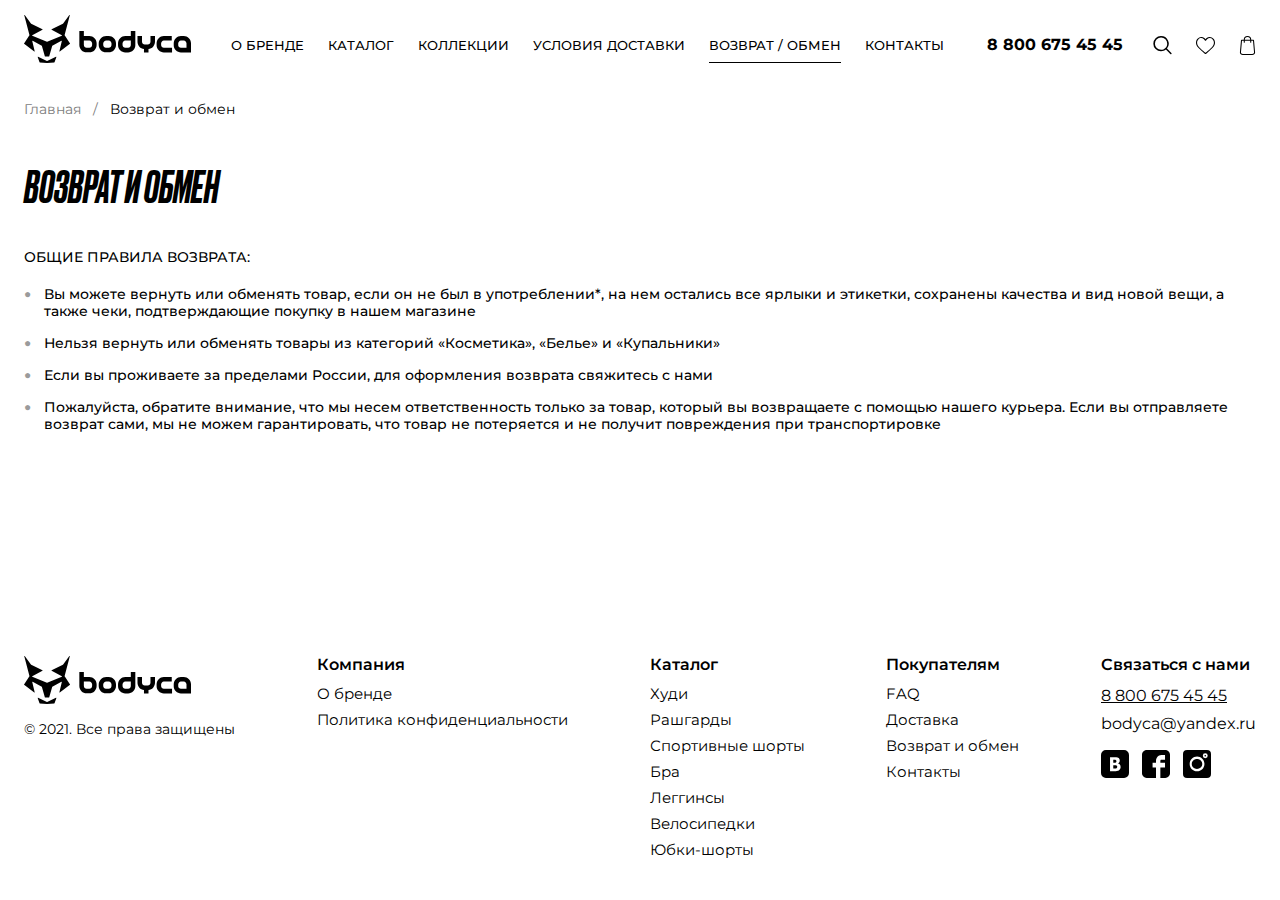
<file: refund_exchange.html>
<!DOCTYPE html>
<html lang="ru">
	<head>
		<meta http-equiv="Content-Type" content="text/html; charset=utf-8">

		<!-- Адаптирование страницы для мобильных устройств -->
		<meta name="viewport" content="width=device-width, initial-scale=1, maximum-scale=1">

		<!-- Запрет распознования номера телефона -->
		<meta name="format-detection" content="telephone=no">
		<meta name="SKYPE_TOOLBAR" content ="SKYPE_TOOLBAR_PARSER_COMPATIBLE">

		<!-- Заголовок страницы -->
		<title>Заголовок страницы</title>

		<!-- Данное значение часто используют(использовали) поисковые системы -->
		<meta name="description" content="">
		<meta name="keywords" content="">

		<!-- Традиционная иконка сайта, размер 16x16, прозрачность поддерживается. Рекомендуемый формат: .ico или .png -->
		<link rel="shortcut icon" href="favicon.ico">

		<!-- Изменение цвета панели моб. браузера -->
		<meta name="msapplication-TileColor" content="#E6FF0D">
		<meta name="theme-color" content="#E6FF0D">

		<!-- Подключение шрифтов с гугла -->
		<link rel="preconnect" href="https://fonts.gstatic.com">
		<link href="https://fonts.googleapis.com/css2?family=Montserrat:ital,wght@0,100;0,200;0,300;0,400;0,500;0,600;0,700;0,800;0,900;1,100;1,200;1,300;1,400;1,500;1,600;1,700;1,800;1,900&display=swap" rel="stylesheet">

		<!-- Подключение файлов стилей -->
		<link rel="stylesheet" href="css/swiper-bundle.min.css">
		<link rel="stylesheet" href="css/swiper.css">
		<link rel="stylesheet" href="css/fancybox.css">
		<link rel="stylesheet" href="css/wheelSlider.css">
		<link rel="stylesheet" href="css/styles.css">

		<link rel="stylesheet" href="css/response_1899.css" media="print, (max-width: 1899px)">
		<link rel="stylesheet" href="css/response_1439.css" media="print, (max-width: 1439px)">
		<link rel="stylesheet" href="css/response_1279.css" media="print, (max-width: 1279px)">
		<link rel="stylesheet" href="css/response_1023.css" media="print, (max-width: 1023px)">
		<link rel="stylesheet" href="css/response_767.css" media="print, (max-width: 767px)">
		<link rel="stylesheet" href="css/response_479.css" media="(max-width: 479px)">
	</head>

	<body>
		<div class="wrap">
			<div class="main">
				<header>
					<div class="cont row">
						<button class="mob_menu_btn">
							<span></span>
						</button>

						<a href="/" class="logo">
							<img src="images/logo.svg" alt="">
						</a>

						<nav class="menu row">
							<div class="item">
								<a href="/">о бренде</a>
							</div>

							<div class="item">
								<a href="/" class="sub_link">Каталог</a>

								<div class="sub_menu">
									<div class="cont row">
										<div class="data">
											<div class="row">
												<div class="col">
													<div class="title">верх</div>

													<div class="items">
														<div><a href="/">Топы</a></div>
														<div><a href="/">Футболики и майки</a></div>
														<div><a href="/">Рашгарды</a></div>
													</div>
												</div>

												<div class="col big">
													<div class="title">низ</div>

													<div class="items">
														<div>
															<div><a href="/">Спортивные штаны</a></div>
															<div><a href="/">Шорты</a></div>
															<div><a href="/">Велосипедки</a></div>
															<div><a href="/">Юбки</a></div>
															<div><a href="/">Леггинсы</a></div>
														</div>

														<div>
															<div><a href="/">Комбинезоны</a></div>
															<div><a href="/">Платья</a></div>
														</div>
													</div>
												</div>
											</div>
										</div>

										<div class="gallery">
											<div class="row">
												<a href="/" class="item">
													<div class="thumb">
														<img data-src="images/tmp/sub_menu_gallery_thumb.jpg" alt="" class="lozad">
													</div>
												</a>

												<a href="/" class="item">
													<div class="thumb">
														<img data-src="images/tmp/sub_menu_gallery_thumb2.jpg" alt="" class="lozad">
													</div>
												</a>

												<a href="/" class="item">
													<div class="thumb">
														<img data-src="images/tmp/sub_menu_gallery_thumb3.jpg" alt="" class="lozad">
													</div>
												</a>
											</div>
										</div>
									</div>
								</div>
							</div>

							<div class="item">
								<a href="/">коллекции</a>
							</div>

							<div class="item">
								<a href="/">условия доставки</a>
							</div>

							<div class="item">
								<a class="active">возврат / обмен</a>
							</div>

							<div class="item">
								<a href="/">контакты</a>
							</div>
						</nav>

						<div class="phone">
							<a href="tel:88006754545">8 800 675 45 45</a>
						</div>

						<div class="links">
							<div class="search modal_cont">
								<button class="btn mini_modal_btn" data-modal-id="#search_modal">
									<svg class="icon"><use xlink:href="images/sprite.svg#ic_search"></use></svg>
								</button>

								<div class="mini_modal" id="search_modal">
									<div class="data">
										<div class="cont">
											<form action="">
												<input type="text" name="" value="" class="input" placeholder="Поиск в каталоге">

												<button type="submit" class="submit_btn">
													<svg class="icon"><use xlink:href="images/sprite.svg#ic_search"></use></svg>
												</button>
											</form>
										</div>

										<div class="result">
											<div class="cont">
												<!-- <div class="empty">К сожалению, ничего не найдено</div> -->

												<div class="scroll">
													<div class="products">
														<div class="row">
															<div class="product">
																<a href="/" class="thumb">
																	<img data-src="images/tmp/product_thumb1.jpg" alt="" class="lozad">
																	<img data-src="images/tmp/product_thumb1_2.jpg" alt="" class="lozad">
																</a>

																<div class="name">
																	<a href="/">Леггинсы</a>
																</div>

																<div class="price">2 800 руб.</div>
															</div>

															<div class="product">
																<a href="/" class="thumb">
																	<img data-src="images/tmp/product_thumb1.jpg" alt="" class="lozad">
																	<img data-src="images/tmp/product_thumb1_2.jpg" alt="" class="lozad">
																</a>

																<div class="name">
																	<a href="/">Леггинсы</a>
																</div>

																<div class="price">2 800 руб.</div>
															</div>

															<div class="product">
																<a href="/" class="thumb">
																	<img data-src="images/tmp/product_thumb1.jpg" alt="" class="lozad">
																	<img data-src="images/tmp/product_thumb1_2.jpg" alt="" class="lozad">
																</a>

																<div class="name">
																	<a href="/">Леггинсы</a>
																</div>

																<div class="price">2 800 руб.</div>
															</div>

															<div class="product">
																<a href="/" class="thumb">
																	<img data-src="images/tmp/product_thumb1.jpg" alt="" class="lozad">
																	<img data-src="images/tmp/product_thumb1_2.jpg" alt="" class="lozad">
																</a>

																<div class="name">
																	<a href="/">Леггинсы</a>
																</div>

																<div class="price">2 800 руб.</div>
															</div>

															<div class="product">
																<a href="/" class="thumb">
																	<img data-src="images/tmp/product_thumb1.jpg" alt="" class="lozad">
																	<img data-src="images/tmp/product_thumb1_2.jpg" alt="" class="lozad">
																</a>

																<div class="name">
																	<a href="/">Леггинсы</a>
																</div>

																<div class="price">2 800 руб.</div>
															</div>

															<div class="product">
																<a href="/" class="thumb">
																	<img data-src="images/tmp/product_thumb1.jpg" alt="" class="lozad">
																	<img data-src="images/tmp/product_thumb1_2.jpg" alt="" class="lozad">
																</a>

																<div class="name">
																	<a href="/">Леггинсы</a>
																</div>

																<div class="price">2 800 руб.</div>
															</div>

															<div class="product">
																<a href="/" class="thumb">
																	<img data-src="images/tmp/product_thumb1.jpg" alt="" class="lozad">
																	<img data-src="images/tmp/product_thumb1_2.jpg" alt="" class="lozad">
																</a>

																<div class="name">
																	<a href="/">Леггинсы</a>
																</div>

																<div class="price">2 800 руб.</div>
															</div>

															<div class="product">
																<a href="/" class="thumb">
																	<img data-src="images/tmp/product_thumb1.jpg" alt="" class="lozad">
																	<img data-src="images/tmp/product_thumb1_2.jpg" alt="" class="lozad">
																</a>

																<div class="name">
																	<a href="/">Леггинсы</a>
																</div>

																<div class="price">2 800 руб.</div>
															</div>

															<div class="product">
																<a href="/" class="thumb">
																	<img data-src="images/tmp/product_thumb1.jpg" alt="" class="lozad">
																	<img data-src="images/tmp/product_thumb1_2.jpg" alt="" class="lozad">
																</a>

																<div class="name">
																	<a href="/">Леггинсы</a>
																</div>

																<div class="price">2 800 руб.</div>
															</div>

															<div class="product">
																<a href="/" class="thumb">
																	<img data-src="images/tmp/product_thumb1.jpg" alt="" class="lozad">
																	<img data-src="images/tmp/product_thumb1_2.jpg" alt="" class="lozad">
																</a>

																<div class="name">
																	<a href="/">Леггинсы</a>
																</div>

																<div class="price">2 800 руб.</div>
															</div>

															<div class="product">
																<a href="/" class="thumb">
																	<img data-src="images/tmp/product_thumb1.jpg" alt="" class="lozad">
																	<img data-src="images/tmp/product_thumb1_2.jpg" alt="" class="lozad">
																</a>

																<div class="name">
																	<a href="/">Леггинсы</a>
																</div>

																<div class="price">2 800 руб.</div>
															</div>

															<div class="product">
																<a href="/" class="thumb">
																	<img data-src="images/tmp/product_thumb1.jpg" alt="" class="lozad">
																	<img data-src="images/tmp/product_thumb1_2.jpg" alt="" class="lozad">
																</a>

																<div class="name">
																	<a href="/">Леггинсы</a>
																</div>

																<div class="price">2 800 руб.</div>
															</div>

															<div class="product">
																<a href="/" class="thumb">
																	<img data-src="images/tmp/product_thumb1.jpg" alt="" class="lozad">
																	<img data-src="images/tmp/product_thumb1_2.jpg" alt="" class="lozad">
																</a>

																<div class="name">
																	<a href="/">Леггинсы</a>
																</div>

																<div class="price">2 800 руб.</div>
															</div>

															<div class="product">
																<a href="/" class="thumb">
																	<img data-src="images/tmp/product_thumb1.jpg" alt="" class="lozad">
																	<img data-src="images/tmp/product_thumb1_2.jpg" alt="" class="lozad">
																</a>

																<div class="name">
																	<a href="/">Леггинсы</a>
																</div>

																<div class="price">2 800 руб.</div>
															</div>

															<div class="product">
																<a href="/" class="thumb">
																	<img data-src="images/tmp/product_thumb1.jpg" alt="" class="lozad">
																	<img data-src="images/tmp/product_thumb1_2.jpg" alt="" class="lozad">
																</a>

																<div class="name">
																	<a href="/">Леггинсы</a>
																</div>

																<div class="price">2 800 руб.</div>
															</div>

															<div class="product">
																<a href="/" class="thumb">
																	<img data-src="images/tmp/product_thumb1.jpg" alt="" class="lozad">
																	<img data-src="images/tmp/product_thumb1_2.jpg" alt="" class="lozad">
																</a>

																<div class="name">
																	<a href="/">Леггинсы</a>
																</div>

																<div class="price">2 800 руб.</div>
															</div>
														</div>
													</div>
												</div>
											</div>
										</div>

										<div class="overlay"></div>
									</div>
								</div>
							</div>

							<div class="favorite">
								<a href="/" class="btn">
									<svg class="icon"><use xlink:href="images/sprite.svg#ic_favorite"></use></svg>
								</a>
							</div>

							<div class="cart">
								<a href="/" class="btn">
									<svg class="icon"><use xlink:href="images/sprite.svg#ic_cart"></use></svg>
								</a>
							</div>
						</div>
					</div>
				</header>


				<section class="mob_menu">
					<div class="cont">
						<div class="head">
							<div class="title">Меню</div>

							<button class="close"></button>
						</div>

						<div class="data">
							<div class="menu">
								<div><a href="/">о бренде</a></div>
								<div><a href="#" class="sub_link" data-content=".catalog_data">Каталог</a></div>
								<div><a href="/">коллекции</a></div>
								<div><a href="/">условия доставки</a></div>
								<div><a href="/">возврат / обмен</a></div>
								<div><a href="/">контакты</a></div>
							</div>

							<div class="logo">
								<img data-src="images/circle_logo.svg" alt="" class="lozad">
							</div>
						</div>

						<div class="menu_data catalog_data">
							<div class="back">
								<button class="btn">Каталог</button>
							</div>

							<div class="item">
								<div class="title">верх</div>

								<div class="items">
									<div><a href="/">Топы</a></div>
									<div><a href="/">Футболики и майки</a></div>
									<div><a href="/">Рашгарды</a></div>
								</div>
							</div>

							<div class="item">
								<div class="title">низ</div>

								<div class="items">
									<div><a href="/">Спортивные штаны</a></div>
									<div><a href="/">Шорты</a></div>
									<div><a href="/">Велосипедки</a></div>
									<div><a href="/">Юбки</a></div>
									<div><a href="/">Леггинсы</a></div>
								</div>
							</div>

							<div class="item">
								<div class="items">
									<div><a href="/">Комбинезоны</a></div>
									<div><a href="/">Платья</a></div>
								</div>
							</div>

							<div class="item">
								<div class="items">
									<div><a href="/"><b>Коллекция 2021</b></a></div>
									<div><a href="/"><b>Летняя коллекция</b></a></div>
								</div>
							</div>
						</div>
					</div>
				</section>


				<section class="page_head">
					<div class="cont">
						<div class="breadcrumbs">
							<a href="/">Главная</a> <span class="sep">/</span>
							<span class="current">Возврат и обмен</span>
						</div>

						<h1 class="page_title">ВОзврат и обмен</h1>
					</div>
				</section>


				<section class="block">
					<div class="cont">
						<div class="text_block">
							<h3>ОБЩИЕ ПРАВИЛА ВОЗВРАТА:</h3>

							<ul>
								<li>Вы можете вернуть или обменять товар, если он не был в употреблении*, на нем остались все ярлыки и этикетки, сохранены качества и вид новой вещи, а также чеки, подтверждающие покупку в нашем магазине</li>

								<li>Нельзя вернуть или обменять товары из категорий «Косметика», «Белье» и «Купальники»</li>

								<li>Если вы проживаете за пределами России, для оформления возврата свяжитесь с нами</li>

								<li>Пожалуйста, обратите внимание, что мы несем ответственность только за товар, который вы возвращаете с помощью нашего курьера. Если вы отправляете возврат сами, мы не можем гарантировать, что товар не потеряется и не получит повреждения при транспортировке</li>
							</ul>
						</div>
					</div>
				</section>
			</div>


			<footer>
				<div class="cont row">
					<div class="col_left">
						<div class="logo">
							<img src="images/logo.svg" alt="">
						</div>

						<div class="copyright">&copy; 2021. Все права защищены</div>
					</div>

					<div class="links">
						<div class="title">Компания</div>

						<div class="items">
							<div><a href="/">О бренде</a></div>
							<div><a href="/">Политика конфиденциальности</a></div>
						</div>
					</div>

					<div class="links">
						<div class="title">Каталог</div>

						<div class="items">
							<div><a href="/">Худи</a></div>
							<div><a href="/">Рашгарды</a></div>
							<div><a href="/">Спортивные шорты</a></div>
							<div><a href="/">Бра</a></div>
							<div><a href="/">Леггинсы</a></div>
							<div><a href="/">Велосипедки</a></div>
							<div><a href="/">Юбки-шорты</a></div>
						</div>
					</div>

					<div class="links">
						<div class="title">Покупателям</div>

						<div class="items">
							<div><a href="/">FAQ</a></div>
							<div><a href="/">Доставка</a></div>
							<div><a href="/">Возврат и обмен</a></div>
							<div><a href="/">Контакты</a></div>
						</div>
					</div>

					<div class="contacts">
						<div class="title">
							<button class="btn modal_link" data-content="#callback_modal">Связаться с нами</button>
						</div>

						<div class="phone">
							<a href="tel:88006754545">8 800 675 45 45</a>
						</div>

						<div class="email">
							<a href="mailto:bodyca@yandex.ru">bodyca@yandex.ru</a>
						</div>

						<div class="socials">
							<a href="/" target="_blank" rel="noopener nofollow" class="vkontakte_link">
								<svg class="icon"><use xlink:href="images/sprite.svg#ic_vkontakte"></use></svg>
							</a>

							<a href="/" target="_blank" rel="noopener nofollow" class="facebook_link">
								<svg class="icon"><use xlink:href="images/sprite.svg#ic_facebook"></use></svg>
							</a>

							<a href="/" target="_blank" rel="noopener nofollow" class="instagram_link">
								<svg class="icon"><use xlink:href="images/sprite.svg#ic_instagram"></use></svg>
							</a>
						</div>
					</div>
				</div>
			</footer>
		</div>


		<div class="supports_error">
			Ваш браузер устарел рекомендуем обновить его до последней версии<br> или использовать другой более современный.
		</div>


		<section class="modal" id="callback_modal">
			<div class="modal_data">
				<div class="data">
					<div class="modal_title">Заказать звонок</div>

					<div class="modal_desc">Оставьте свой номер телефона и мы ответим на ваши вопросы</div>

					<form action="" class="form">
						<div class="line">
							<div class="label">Как Вас зовут?</div>

							<div class="field">
								<input type="text" name="" value="" class="input">
							</div>
						</div>

						<div class="line">
							<div class="label">Номер телефона</div>

							<div class="field">
								<input type="tel" name="" value="" class="input">
							</div>
						</div>

						<div class="submit">
							<button type="submit" class="submit_btn">Отправить</button>
						</div>

						<div class="agree">
							Нажимая кнопку “Отправить”, я даю согласие на <a href="/" target="_blank">обработку персональных данных</a>
						</div>
					</form>

					<img src="images/circle_logo.svg" alt="" class="logo">
					<img src="images/circle_logo_white.svg" alt="" class="logo white">
				</div>

				<div class="image">
					<img data-src="images/tmp/callback_modal_img.jpg" alt="" class="lozad">
				</div>
			</div>
		</section>


		<!-- Подключение javascript файлов -->
		<script src="js/jquery-3.5.0.min.js"></script>
		<script src="js/lozad.min.js"></script>
		<script src="js/swiper-bundle.min.js"></script>
		<script src="js/inputmask.min.js"></script>
		<script src="js/nice-select.js"></script>
		<script src="js/fancybox.min.js"></script>
		<script src="js/wheelSlider.js"></script>
		<script src="js/sticky-kit.min.js"></script>
		<script src="js/functions.js"></script>
		<script src="js/scripts.js"></script>
	</body>
</html>
</file>
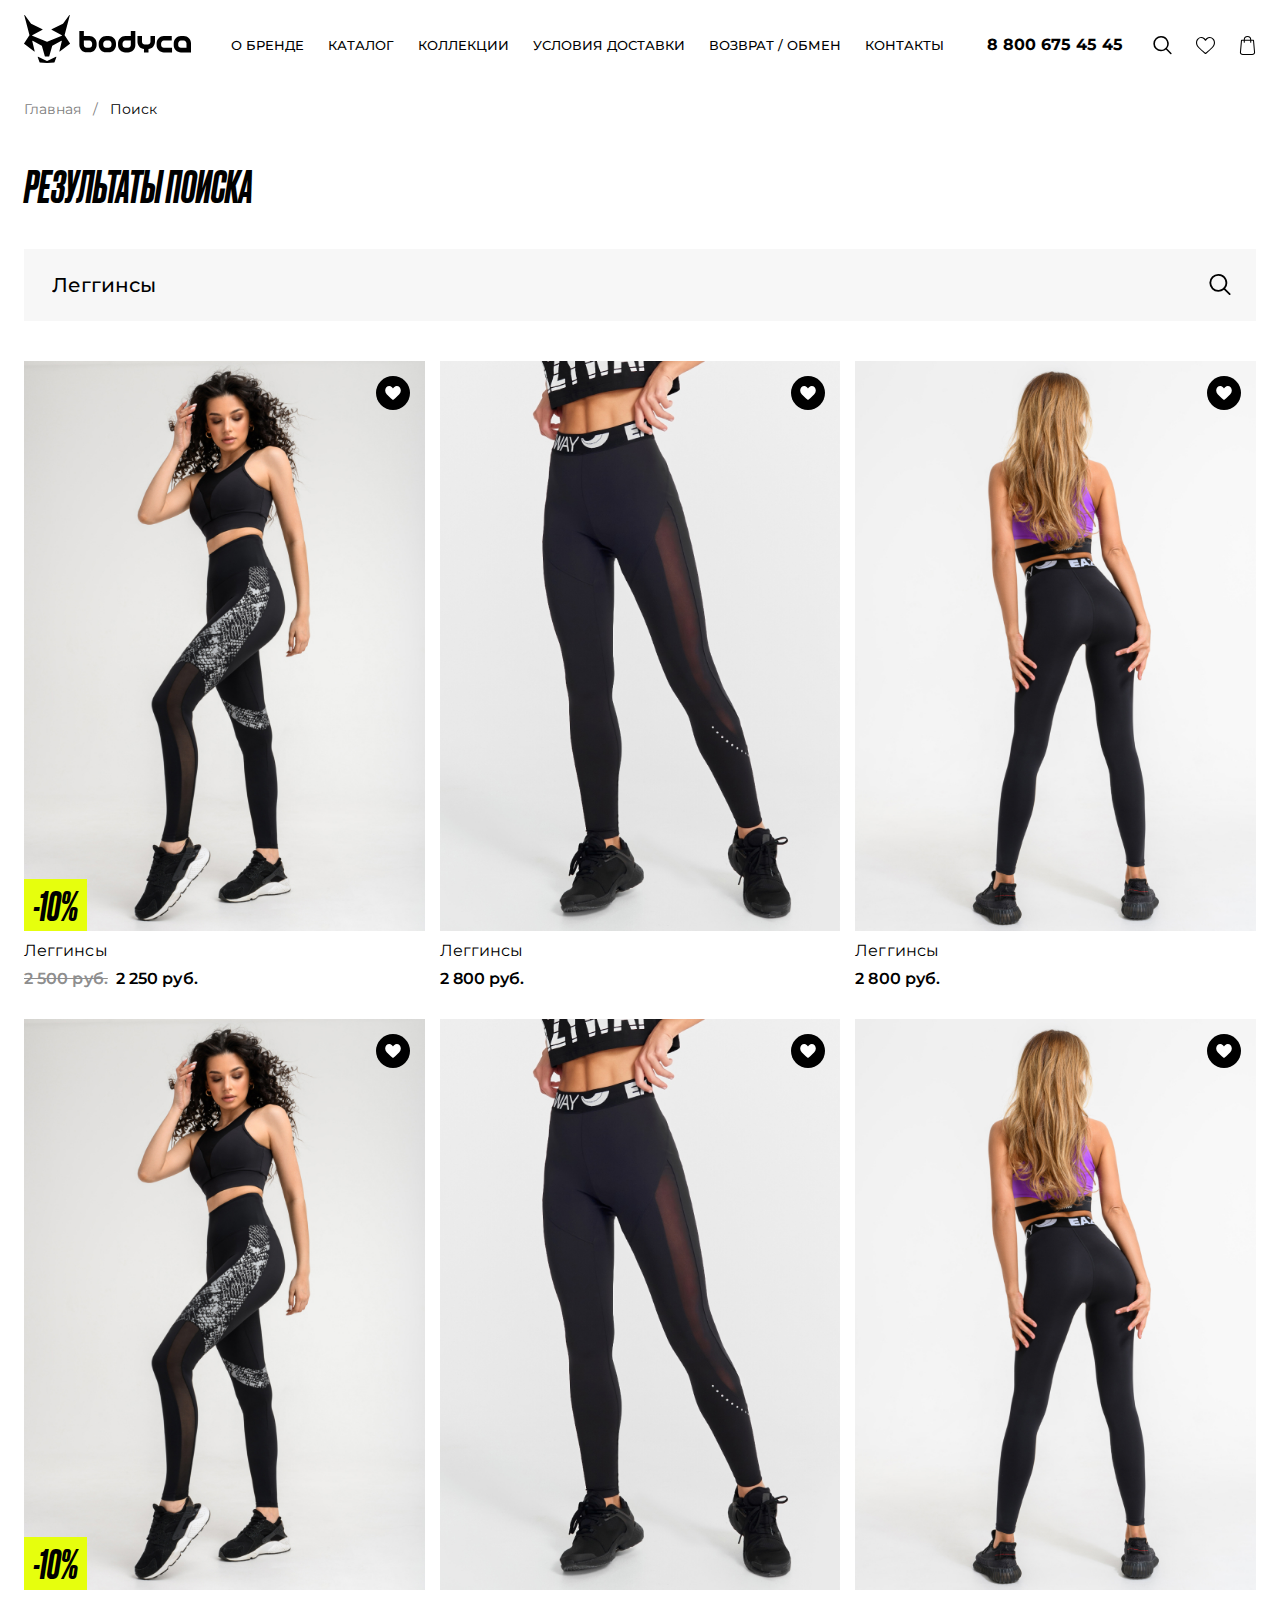
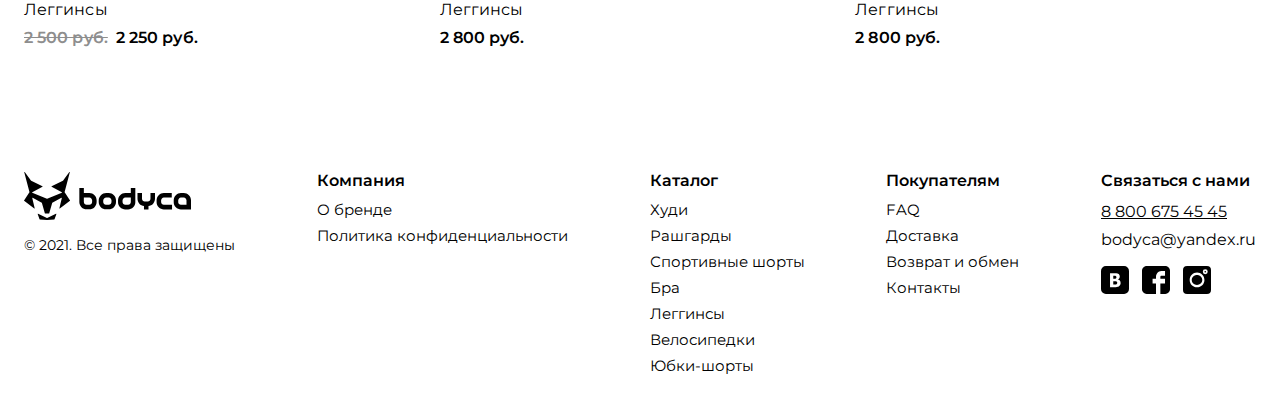
<file: search_result.html>
<!DOCTYPE html>
<html lang="ru">
	<head>
		<meta http-equiv="Content-Type" content="text/html; charset=utf-8">

		<!-- Адаптирование страницы для мобильных устройств -->
		<meta name="viewport" content="width=device-width, initial-scale=1, maximum-scale=1">

		<!-- Запрет распознования номера телефона -->
		<meta name="format-detection" content="telephone=no">
		<meta name="SKYPE_TOOLBAR" content ="SKYPE_TOOLBAR_PARSER_COMPATIBLE">

		<!-- Заголовок страницы -->
		<title>Заголовок страницы</title>

		<!-- Данное значение часто используют(использовали) поисковые системы -->
		<meta name="description" content="">
		<meta name="keywords" content="">

		<!-- Традиционная иконка сайта, размер 16x16, прозрачность поддерживается. Рекомендуемый формат: .ico или .png -->
		<link rel="shortcut icon" href="favicon.ico">

		<!-- Изменение цвета панели моб. браузера -->
		<meta name="msapplication-TileColor" content="#E6FF0D">
		<meta name="theme-color" content="#E6FF0D">

		<!-- Подключение шрифтов с гугла -->
		<link rel="preconnect" href="https://fonts.gstatic.com">
		<link href="https://fonts.googleapis.com/css2?family=Montserrat:ital,wght@0,100;0,200;0,300;0,400;0,500;0,600;0,700;0,800;0,900;1,100;1,200;1,300;1,400;1,500;1,600;1,700;1,800;1,900&display=swap" rel="stylesheet">

		<!-- Подключение файлов стилей -->
		<link rel="stylesheet" href="css/swiper-bundle.min.css">
		<link rel="stylesheet" href="css/swiper.css">
		<link rel="stylesheet" href="css/fancybox.css">
		<link rel="stylesheet" href="css/wheelSlider.css">
		<link rel="stylesheet" href="css/styles.css">

		<link rel="stylesheet" href="css/response_1899.css" media="print, (max-width: 1899px)">
		<link rel="stylesheet" href="css/response_1439.css" media="print, (max-width: 1439px)">
		<link rel="stylesheet" href="css/response_1279.css" media="print, (max-width: 1279px)">
		<link rel="stylesheet" href="css/response_1023.css" media="print, (max-width: 1023px)">
		<link rel="stylesheet" href="css/response_767.css" media="print, (max-width: 767px)">
		<link rel="stylesheet" href="css/response_479.css" media="(max-width: 479px)">
	</head>

	<body>
		<div class="wrap">
			<div class="main">
				<header>
					<div class="cont row">
						<button class="mob_menu_btn">
							<span></span>
						</button>

						<a href="/" class="logo">
							<img src="images/logo.svg" alt="">
						</a>

						<nav class="menu row">
							<div class="item">
								<a href="/">о бренде</a>
							</div>

							<div class="item">
								<a href="/" class="sub_link">Каталог</a>

								<div class="sub_menu">
									<div class="cont row">
										<div class="data">
											<div class="row">
												<div class="col">
													<div class="title">верх</div>

													<div class="items">
														<div><a href="/">Топы</a></div>
														<div><a href="/">Футболики и майки</a></div>
														<div><a href="/">Рашгарды</a></div>
													</div>
												</div>

												<div class="col big">
													<div class="title">низ</div>

													<div class="items">
														<div>
															<div><a href="/">Спортивные штаны</a></div>
															<div><a href="/">Шорты</a></div>
															<div><a href="/">Велосипедки</a></div>
															<div><a href="/">Юбки</a></div>
															<div><a href="/">Леггинсы</a></div>
														</div>

														<div>
															<div><a href="/">Комбинезоны</a></div>
															<div><a href="/">Платья</a></div>
														</div>
													</div>
												</div>
											</div>
										</div>

										<div class="gallery">
											<div class="row">
												<a href="/" class="item">
													<div class="thumb">
														<img data-src="images/tmp/sub_menu_gallery_thumb.jpg" alt="" class="lozad">
													</div>
												</a>

												<a href="/" class="item">
													<div class="thumb">
														<img data-src="images/tmp/sub_menu_gallery_thumb2.jpg" alt="" class="lozad">
													</div>
												</a>

												<a href="/" class="item">
													<div class="thumb">
														<img data-src="images/tmp/sub_menu_gallery_thumb3.jpg" alt="" class="lozad">
													</div>
												</a>
											</div>
										</div>
									</div>
								</div>
							</div>

							<div class="item">
								<a href="/">коллекции</a>
							</div>

							<div class="item">
								<a href="/">условия доставки</a>
							</div>

							<div class="item">
								<a href="/">возврат / обмен</a>
							</div>

							<div class="item">
								<a href="/">контакты</a>
							</div>
						</nav>

						<div class="phone">
							<a href="tel:88006754545">8 800 675 45 45</a>
						</div>

						<div class="links">
							<div class="search modal_cont">
								<button class="btn mini_modal_btn" data-modal-id="#search_modal">
									<svg class="icon"><use xlink:href="images/sprite.svg#ic_search"></use></svg>
								</button>

								<div class="mini_modal" id="search_modal">
									<div class="data">
										<div class="cont">
											<form action="">
												<input type="text" name="" value="" class="input" placeholder="Поиск в каталоге">

												<button type="submit" class="submit_btn">
													<svg class="icon"><use xlink:href="images/sprite.svg#ic_search"></use></svg>
												</button>
											</form>
										</div>

										<div class="result">
											<div class="cont">
												<!-- <div class="empty">К сожалению, ничего не найдено</div> -->

												<div class="scroll">
													<div class="products">
														<div class="row">
															<div class="product">
																<a href="/" class="thumb">
																	<img data-src="images/tmp/product_thumb1.jpg" alt="" class="lozad">
																	<img data-src="images/tmp/product_thumb1_2.jpg" alt="" class="lozad">
																</a>

																<div class="name">
																	<a href="/">Леггинсы</a>
																</div>

																<div class="price">2 800 руб.</div>
															</div>

															<div class="product">
																<a href="/" class="thumb">
																	<img data-src="images/tmp/product_thumb1.jpg" alt="" class="lozad">
																	<img data-src="images/tmp/product_thumb1_2.jpg" alt="" class="lozad">
																</a>

																<div class="name">
																	<a href="/">Леггинсы</a>
																</div>

																<div class="price">2 800 руб.</div>
															</div>

															<div class="product">
																<a href="/" class="thumb">
																	<img data-src="images/tmp/product_thumb1.jpg" alt="" class="lozad">
																	<img data-src="images/tmp/product_thumb1_2.jpg" alt="" class="lozad">
																</a>

																<div class="name">
																	<a href="/">Леггинсы</a>
																</div>

																<div class="price">2 800 руб.</div>
															</div>

															<div class="product">
																<a href="/" class="thumb">
																	<img data-src="images/tmp/product_thumb1.jpg" alt="" class="lozad">
																	<img data-src="images/tmp/product_thumb1_2.jpg" alt="" class="lozad">
																</a>

																<div class="name">
																	<a href="/">Леггинсы</a>
																</div>

																<div class="price">2 800 руб.</div>
															</div>

															<div class="product">
																<a href="/" class="thumb">
																	<img data-src="images/tmp/product_thumb1.jpg" alt="" class="lozad">
																	<img data-src="images/tmp/product_thumb1_2.jpg" alt="" class="lozad">
																</a>

																<div class="name">
																	<a href="/">Леггинсы</a>
																</div>

																<div class="price">2 800 руб.</div>
															</div>

															<div class="product">
																<a href="/" class="thumb">
																	<img data-src="images/tmp/product_thumb1.jpg" alt="" class="lozad">
																	<img data-src="images/tmp/product_thumb1_2.jpg" alt="" class="lozad">
																</a>

																<div class="name">
																	<a href="/">Леггинсы</a>
																</div>

																<div class="price">2 800 руб.</div>
															</div>

															<div class="product">
																<a href="/" class="thumb">
																	<img data-src="images/tmp/product_thumb1.jpg" alt="" class="lozad">
																	<img data-src="images/tmp/product_thumb1_2.jpg" alt="" class="lozad">
																</a>

																<div class="name">
																	<a href="/">Леггинсы</a>
																</div>

																<div class="price">2 800 руб.</div>
															</div>

															<div class="product">
																<a href="/" class="thumb">
																	<img data-src="images/tmp/product_thumb1.jpg" alt="" class="lozad">
																	<img data-src="images/tmp/product_thumb1_2.jpg" alt="" class="lozad">
																</a>

																<div class="name">
																	<a href="/">Леггинсы</a>
																</div>

																<div class="price">2 800 руб.</div>
															</div>

															<div class="product">
																<a href="/" class="thumb">
																	<img data-src="images/tmp/product_thumb1.jpg" alt="" class="lozad">
																	<img data-src="images/tmp/product_thumb1_2.jpg" alt="" class="lozad">
																</a>

																<div class="name">
																	<a href="/">Леггинсы</a>
																</div>

																<div class="price">2 800 руб.</div>
															</div>

															<div class="product">
																<a href="/" class="thumb">
																	<img data-src="images/tmp/product_thumb1.jpg" alt="" class="lozad">
																	<img data-src="images/tmp/product_thumb1_2.jpg" alt="" class="lozad">
																</a>

																<div class="name">
																	<a href="/">Леггинсы</a>
																</div>

																<div class="price">2 800 руб.</div>
															</div>

															<div class="product">
																<a href="/" class="thumb">
																	<img data-src="images/tmp/product_thumb1.jpg" alt="" class="lozad">
																	<img data-src="images/tmp/product_thumb1_2.jpg" alt="" class="lozad">
																</a>

																<div class="name">
																	<a href="/">Леггинсы</a>
																</div>

																<div class="price">2 800 руб.</div>
															</div>

															<div class="product">
																<a href="/" class="thumb">
																	<img data-src="images/tmp/product_thumb1.jpg" alt="" class="lozad">
																	<img data-src="images/tmp/product_thumb1_2.jpg" alt="" class="lozad">
																</a>

																<div class="name">
																	<a href="/">Леггинсы</a>
																</div>

																<div class="price">2 800 руб.</div>
															</div>

															<div class="product">
																<a href="/" class="thumb">
																	<img data-src="images/tmp/product_thumb1.jpg" alt="" class="lozad">
																	<img data-src="images/tmp/product_thumb1_2.jpg" alt="" class="lozad">
																</a>

																<div class="name">
																	<a href="/">Леггинсы</a>
																</div>

																<div class="price">2 800 руб.</div>
															</div>

															<div class="product">
																<a href="/" class="thumb">
																	<img data-src="images/tmp/product_thumb1.jpg" alt="" class="lozad">
																	<img data-src="images/tmp/product_thumb1_2.jpg" alt="" class="lozad">
																</a>

																<div class="name">
																	<a href="/">Леггинсы</a>
																</div>

																<div class="price">2 800 руб.</div>
															</div>

															<div class="product">
																<a href="/" class="thumb">
																	<img data-src="images/tmp/product_thumb1.jpg" alt="" class="lozad">
																	<img data-src="images/tmp/product_thumb1_2.jpg" alt="" class="lozad">
																</a>

																<div class="name">
																	<a href="/">Леггинсы</a>
																</div>

																<div class="price">2 800 руб.</div>
															</div>

															<div class="product">
																<a href="/" class="thumb">
																	<img data-src="images/tmp/product_thumb1.jpg" alt="" class="lozad">
																	<img data-src="images/tmp/product_thumb1_2.jpg" alt="" class="lozad">
																</a>

																<div class="name">
																	<a href="/">Леггинсы</a>
																</div>

																<div class="price">2 800 руб.</div>
															</div>
														</div>
													</div>
												</div>
											</div>
										</div>

										<div class="overlay"></div>
									</div>
								</div>
							</div>

							<div class="favorite">
								<a href="/" class="btn">
									<svg class="icon"><use xlink:href="images/sprite.svg#ic_favorite"></use></svg>
								</a>
							</div>

							<div class="cart">
								<a href="/" class="btn">
									<svg class="icon"><use xlink:href="images/sprite.svg#ic_cart"></use></svg>
								</a>
							</div>
						</div>
					</div>
				</header>


				<section class="mob_menu">
					<div class="cont">
						<div class="head">
							<div class="title">Меню</div>

							<button class="close"></button>
						</div>

						<div class="data">
							<div class="menu">
								<div><a href="/">о бренде</a></div>
								<div><a href="#" class="sub_link" data-content=".catalog_data">Каталог</a></div>
								<div><a href="/">коллекции</a></div>
								<div><a href="/">условия доставки</a></div>
								<div><a href="/">возврат / обмен</a></div>
								<div><a href="/">контакты</a></div>
							</div>

							<div class="logo">
								<img data-src="images/circle_logo.svg" alt="" class="lozad">
							</div>
						</div>

						<div class="menu_data catalog_data">
							<div class="back">
								<button class="btn">Каталог</button>
							</div>

							<div class="item">
								<div class="title">верх</div>

								<div class="items">
									<div><a href="/">Топы</a></div>
									<div><a href="/">Футболики и майки</a></div>
									<div><a href="/">Рашгарды</a></div>
								</div>
							</div>

							<div class="item">
								<div class="title">низ</div>

								<div class="items">
									<div><a href="/">Спортивные штаны</a></div>
									<div><a href="/">Шорты</a></div>
									<div><a href="/">Велосипедки</a></div>
									<div><a href="/">Юбки</a></div>
									<div><a href="/">Леггинсы</a></div>
								</div>
							</div>

							<div class="item">
								<div class="items">
									<div><a href="/">Комбинезоны</a></div>
									<div><a href="/">Платья</a></div>
								</div>
							</div>

							<div class="item">
								<div class="items">
									<div><a href="/"><b>Коллекция 2021</b></a></div>
									<div><a href="/"><b>Летняя коллекция</b></a></div>
								</div>
							</div>
						</div>
					</div>
				</section>


				<section class="page_head">
					<div class="cont">
						<div class="breadcrumbs">
							<a href="/">Главная</a> <span class="sep">/</span>
							<span class="current">Поиск</span>
						</div>

						<h1 class="page_title">Результаты поиска</h1>
					</div>
				</section>


				<section class="search_result block">
					<div class="cont">
						<form action="">
							<input type="text" name="" value="Леггинсы" class="input" placeholder="">

							<button type="submit" class="submit_btn">
								<svg class="icon"><use xlink:href="images/sprite.svg#ic_search"></use></svg>
							</button>
						</form>

						<div class="products">
							<div class="row">
								<div class="product">
									<button class="favorite_btn">
										<svg class="icon"><use xlink:href="images/sprite.svg#ic_favorite2"></use></svg>
									</button>

									<a href="/" class="thumb">
										<img data-src="images/tmp/product_thumb1.jpg" alt="" class="lozad">
										<img data-src="images/tmp/product_thumb1_2.jpg" alt="" class="lozad">

										<div class="discount">-10%</div>

										<button class="buy_btn">В корзину</button>
									</a>

									<div class="name">
										<a href="/">Леггинсы</a>
									</div>

									<div class="price">
										<span class="old">2 500 руб.</span> 2 250 руб.
									</div>
								</div>

								<div class="product">
									<button class="favorite_btn">
										<svg class="icon"><use xlink:href="images/sprite.svg#ic_favorite2"></use></svg>
									</button>

									<a href="/" class="thumb">
										<img data-src="images/tmp/product_thumb2.jpg" alt="" class="lozad">
										<img data-src="images/tmp/product_thumb2_2.jpg" alt="" class="lozad">

										<button class="buy_btn">В корзину</button>
									</a>

									<div class="name">
										<a href="/">Леггинсы</a>
									</div>

									<div class="price">2 800 руб.</div>
								</div>

								<div class="product">
									<button class="favorite_btn">
										<svg class="icon"><use xlink:href="images/sprite.svg#ic_favorite2"></use></svg>
									</button>

									<a href="/" class="thumb">
										<img data-src="images/tmp/product_thumb3.jpg" alt="" class="lozad">
										<img data-src="images/tmp/product_thumb3_2.jpg" alt="" class="lozad">

										<button class="buy_btn">В корзину</button>
									</a>

									<div class="name">
										<a href="/">Леггинсы</a>
									</div>

									<div class="price">2 800 руб.</div>
								</div>

								<div class="product">
									<button class="favorite_btn">
										<svg class="icon"><use xlink:href="images/sprite.svg#ic_favorite2"></use></svg>
									</button>

									<a href="/" class="thumb">
										<img data-src="images/tmp/product_thumb1.jpg" alt="" class="lozad">
										<img data-src="images/tmp/product_thumb1_2.jpg" alt="" class="lozad">

										<div class="discount">-10%</div>

										<button class="buy_btn">В корзину</button>
									</a>

									<div class="name">
										<a href="/">Леггинсы</a>
									</div>

									<div class="price">
										<span class="old">2 500 руб.</span> 2 250 руб.
									</div>
								</div>

								<div class="product">
									<button class="favorite_btn">
										<svg class="icon"><use xlink:href="images/sprite.svg#ic_favorite2"></use></svg>
									</button>

									<a href="/" class="thumb">
										<img data-src="images/tmp/product_thumb2.jpg" alt="" class="lozad">
										<img data-src="images/tmp/product_thumb2_2.jpg" alt="" class="lozad">

										<button class="buy_btn">В корзину</button>
									</a>

									<div class="name">
										<a href="/">Леггинсы</a>
									</div>

									<div class="price">2 800 руб.</div>
								</div>

								<div class="product">
									<button class="favorite_btn">
										<svg class="icon"><use xlink:href="images/sprite.svg#ic_favorite2"></use></svg>
									</button>

									<a href="/" class="thumb">
										<img data-src="images/tmp/product_thumb3.jpg" alt="" class="lozad">
										<img data-src="images/tmp/product_thumb3_2.jpg" alt="" class="lozad">

										<button class="buy_btn">В корзину</button>
									</a>

									<div class="name">
										<a href="/">Леггинсы</a>
									</div>

									<div class="price">2 800 руб.</div>
								</div>
							</div>
						</div>
					</div>
				</section>
			</div>


			<footer>
				<div class="cont row">
					<div class="col_left">
						<div class="logo">
							<img src="images/logo.svg" alt="">
						</div>

						<div class="copyright">&copy; 2021. Все права защищены</div>
					</div>

					<div class="links">
						<div class="title">Компания</div>

						<div class="items">
							<div><a href="/">О бренде</a></div>
							<div><a href="/">Политика конфиденциальности</a></div>
						</div>
					</div>

					<div class="links">
						<div class="title">Каталог</div>

						<div class="items">
							<div><a href="/">Худи</a></div>
							<div><a href="/">Рашгарды</a></div>
							<div><a href="/">Спортивные шорты</a></div>
							<div><a href="/">Бра</a></div>
							<div><a href="/">Леггинсы</a></div>
							<div><a href="/">Велосипедки</a></div>
							<div><a href="/">Юбки-шорты</a></div>
						</div>
					</div>

					<div class="links">
						<div class="title">Покупателям</div>

						<div class="items">
							<div><a href="/">FAQ</a></div>
							<div><a href="/">Доставка</a></div>
							<div><a href="/">Возврат и обмен</a></div>
							<div><a href="/">Контакты</a></div>
						</div>
					</div>

					<div class="contacts">
						<div class="title">
							<button class="btn modal_link" data-content="#callback_modal">Связаться с нами</button>
						</div>

						<div class="phone">
							<a href="tel:88006754545">8 800 675 45 45</a>
						</div>

						<div class="email">
							<a href="mailto:bodyca@yandex.ru">bodyca@yandex.ru</a>
						</div>

						<div class="socials">
							<a href="/" target="_blank" rel="noopener nofollow" class="vkontakte_link">
								<svg class="icon"><use xlink:href="images/sprite.svg#ic_vkontakte"></use></svg>
							</a>

							<a href="/" target="_blank" rel="noopener nofollow" class="facebook_link">
								<svg class="icon"><use xlink:href="images/sprite.svg#ic_facebook"></use></svg>
							</a>

							<a href="/" target="_blank" rel="noopener nofollow" class="instagram_link">
								<svg class="icon"><use xlink:href="images/sprite.svg#ic_instagram"></use></svg>
							</a>
						</div>
					</div>
				</div>
			</footer>
		</div>


		<div class="supports_error">
			Ваш браузер устарел рекомендуем обновить его до последней версии<br> или использовать другой более современный.
		</div>


		<section class="modal" id="callback_modal">
			<div class="modal_data">
				<div class="data">
					<div class="modal_title">Заказать звонок</div>

					<div class="modal_desc">Оставьте свой номер телефона и мы ответим на ваши вопросы</div>

					<form action="" class="form">
						<div class="line">
							<div class="label">Как Вас зовут?</div>

							<div class="field">
								<input type="text" name="" value="" class="input">
							</div>
						</div>

						<div class="line">
							<div class="label">Номер телефона</div>

							<div class="field">
								<input type="tel" name="" value="" class="input">
							</div>
						</div>

						<div class="submit">
							<button type="submit" class="submit_btn">Отправить</button>
						</div>

						<div class="agree">
							Нажимая кнопку “Отправить”, я даю согласие на <a href="/" target="_blank">обработку персональных данных</a>
						</div>
					</form>

					<img src="images/circle_logo.svg" alt="" class="logo">
					<img src="images/circle_logo_white.svg" alt="" class="logo white">
				</div>

				<div class="image">
					<img data-src="images/tmp/callback_modal_img.jpg" alt="" class="lozad">
				</div>
			</div>
		</section>


		<!-- Подключение javascript файлов -->
		<script src="js/jquery-3.5.0.min.js"></script>
		<script src="js/lozad.min.js"></script>
		<script src="js/swiper-bundle.min.js"></script>
		<script src="js/inputmask.min.js"></script>
		<script src="js/nice-select.js"></script>
		<script src="js/fancybox.min.js"></script>
		<script src="js/wheelSlider.js"></script>
		<script src="js/sticky-kit.min.js"></script>
		<script src="js/functions.js"></script>
		<script src="js/scripts.js"></script>
	</body>
</html>
</file>
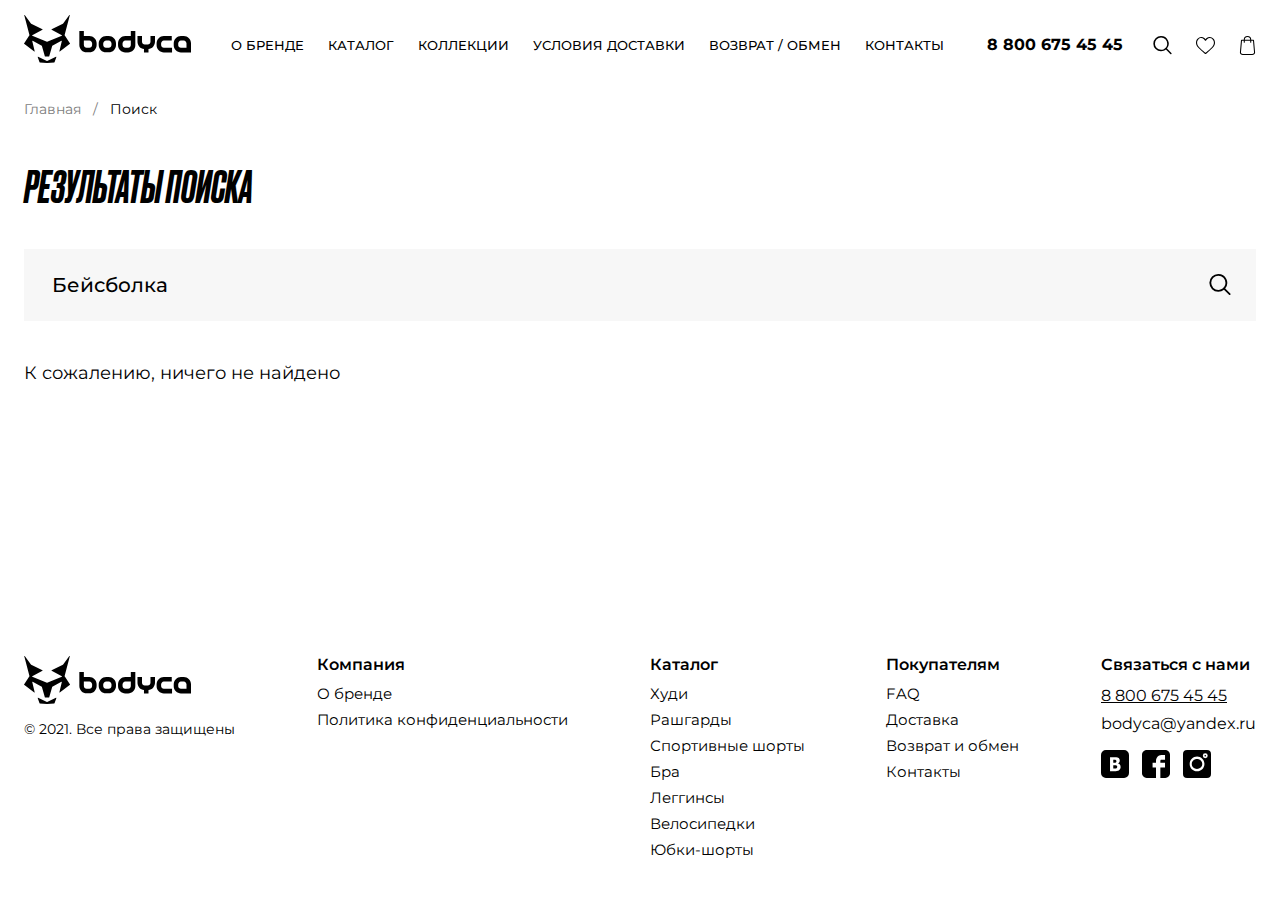
<file: search_result_empty.html>
<!DOCTYPE html>
<html lang="ru">
	<head>
		<meta http-equiv="Content-Type" content="text/html; charset=utf-8">

		<!-- Адаптирование страницы для мобильных устройств -->
		<meta name="viewport" content="width=device-width, initial-scale=1, maximum-scale=1">

		<!-- Запрет распознования номера телефона -->
		<meta name="format-detection" content="telephone=no">
		<meta name="SKYPE_TOOLBAR" content ="SKYPE_TOOLBAR_PARSER_COMPATIBLE">

		<!-- Заголовок страницы -->
		<title>Заголовок страницы</title>

		<!-- Данное значение часто используют(использовали) поисковые системы -->
		<meta name="description" content="">
		<meta name="keywords" content="">

		<!-- Традиционная иконка сайта, размер 16x16, прозрачность поддерживается. Рекомендуемый формат: .ico или .png -->
		<link rel="shortcut icon" href="favicon.ico">

		<!-- Изменение цвета панели моб. браузера -->
		<meta name="msapplication-TileColor" content="#E6FF0D">
		<meta name="theme-color" content="#E6FF0D">

		<!-- Подключение шрифтов с гугла -->
		<link rel="preconnect" href="https://fonts.gstatic.com">
		<link href="https://fonts.googleapis.com/css2?family=Montserrat:ital,wght@0,100;0,200;0,300;0,400;0,500;0,600;0,700;0,800;0,900;1,100;1,200;1,300;1,400;1,500;1,600;1,700;1,800;1,900&display=swap" rel="stylesheet">

		<!-- Подключение файлов стилей -->
		<link rel="stylesheet" href="css/swiper-bundle.min.css">
		<link rel="stylesheet" href="css/swiper.css">
		<link rel="stylesheet" href="css/fancybox.css">
		<link rel="stylesheet" href="css/wheelSlider.css">
		<link rel="stylesheet" href="css/styles.css">

		<link rel="stylesheet" href="css/response_1899.css" media="print, (max-width: 1899px)">
		<link rel="stylesheet" href="css/response_1439.css" media="print, (max-width: 1439px)">
		<link rel="stylesheet" href="css/response_1279.css" media="print, (max-width: 1279px)">
		<link rel="stylesheet" href="css/response_1023.css" media="print, (max-width: 1023px)">
		<link rel="stylesheet" href="css/response_767.css" media="print, (max-width: 767px)">
		<link rel="stylesheet" href="css/response_479.css" media="(max-width: 479px)">
	</head>

	<body>
		<div class="wrap">
			<div class="main">
				<header>
					<div class="cont row">
						<button class="mob_menu_btn">
							<span></span>
						</button>

						<a href="/" class="logo">
							<img src="images/logo.svg" alt="">
						</a>

						<nav class="menu row">
							<div class="item">
								<a href="/">о бренде</a>
							</div>

							<div class="item">
								<a href="/" class="sub_link">Каталог</a>

								<div class="sub_menu">
									<div class="cont row">
										<div class="data">
											<div class="row">
												<div class="col">
													<div class="title">верх</div>

													<div class="items">
														<div><a href="/">Топы</a></div>
														<div><a href="/">Футболики и майки</a></div>
														<div><a href="/">Рашгарды</a></div>
													</div>
												</div>

												<div class="col big">
													<div class="title">низ</div>

													<div class="items">
														<div>
															<div><a href="/">Спортивные штаны</a></div>
															<div><a href="/">Шорты</a></div>
															<div><a href="/">Велосипедки</a></div>
															<div><a href="/">Юбки</a></div>
															<div><a href="/">Леггинсы</a></div>
														</div>

														<div>
															<div><a href="/">Комбинезоны</a></div>
															<div><a href="/">Платья</a></div>
														</div>
													</div>
												</div>
											</div>
										</div>

										<div class="gallery">
											<div class="row">
												<a href="/" class="item">
													<div class="thumb">
														<img data-src="images/tmp/sub_menu_gallery_thumb.jpg" alt="" class="lozad">
													</div>
												</a>

												<a href="/" class="item">
													<div class="thumb">
														<img data-src="images/tmp/sub_menu_gallery_thumb2.jpg" alt="" class="lozad">
													</div>
												</a>

												<a href="/" class="item">
													<div class="thumb">
														<img data-src="images/tmp/sub_menu_gallery_thumb3.jpg" alt="" class="lozad">
													</div>
												</a>
											</div>
										</div>
									</div>
								</div>
							</div>

							<div class="item">
								<a href="/">коллекции</a>
							</div>

							<div class="item">
								<a href="/">условия доставки</a>
							</div>

							<div class="item">
								<a href="/">возврат / обмен</a>
							</div>

							<div class="item">
								<a href="/">контакты</a>
							</div>
						</nav>

						<div class="phone">
							<a href="tel:88006754545">8 800 675 45 45</a>
						</div>

						<div class="links">
							<div class="search modal_cont">
								<button class="btn mini_modal_btn" data-modal-id="#search_modal">
									<svg class="icon"><use xlink:href="images/sprite.svg#ic_search"></use></svg>
								</button>

								<div class="mini_modal" id="search_modal">
									<div class="data">
										<div class="cont">
											<form action="">
												<input type="text" name="" value="" class="input" placeholder="Поиск в каталоге">

												<button type="submit" class="submit_btn">
													<svg class="icon"><use xlink:href="images/sprite.svg#ic_search"></use></svg>
												</button>
											</form>
										</div>

										<div class="result">
											<div class="cont">
												<!-- <div class="empty">К сожалению, ничего не найдено</div> -->

												<div class="scroll">
													<div class="products">
														<div class="row">
															<div class="product">
																<a href="/" class="thumb">
																	<img data-src="images/tmp/product_thumb1.jpg" alt="" class="lozad">
																	<img data-src="images/tmp/product_thumb1_2.jpg" alt="" class="lozad">
																</a>

																<div class="name">
																	<a href="/">Леггинсы</a>
																</div>

																<div class="price">2 800 руб.</div>
															</div>

															<div class="product">
																<a href="/" class="thumb">
																	<img data-src="images/tmp/product_thumb1.jpg" alt="" class="lozad">
																	<img data-src="images/tmp/product_thumb1_2.jpg" alt="" class="lozad">
																</a>

																<div class="name">
																	<a href="/">Леггинсы</a>
																</div>

																<div class="price">2 800 руб.</div>
															</div>

															<div class="product">
																<a href="/" class="thumb">
																	<img data-src="images/tmp/product_thumb1.jpg" alt="" class="lozad">
																	<img data-src="images/tmp/product_thumb1_2.jpg" alt="" class="lozad">
																</a>

																<div class="name">
																	<a href="/">Леггинсы</a>
																</div>

																<div class="price">2 800 руб.</div>
															</div>

															<div class="product">
																<a href="/" class="thumb">
																	<img data-src="images/tmp/product_thumb1.jpg" alt="" class="lozad">
																	<img data-src="images/tmp/product_thumb1_2.jpg" alt="" class="lozad">
																</a>

																<div class="name">
																	<a href="/">Леггинсы</a>
																</div>

																<div class="price">2 800 руб.</div>
															</div>

															<div class="product">
																<a href="/" class="thumb">
																	<img data-src="images/tmp/product_thumb1.jpg" alt="" class="lozad">
																	<img data-src="images/tmp/product_thumb1_2.jpg" alt="" class="lozad">
																</a>

																<div class="name">
																	<a href="/">Леггинсы</a>
																</div>

																<div class="price">2 800 руб.</div>
															</div>

															<div class="product">
																<a href="/" class="thumb">
																	<img data-src="images/tmp/product_thumb1.jpg" alt="" class="lozad">
																	<img data-src="images/tmp/product_thumb1_2.jpg" alt="" class="lozad">
																</a>

																<div class="name">
																	<a href="/">Леггинсы</a>
																</div>

																<div class="price">2 800 руб.</div>
															</div>

															<div class="product">
																<a href="/" class="thumb">
																	<img data-src="images/tmp/product_thumb1.jpg" alt="" class="lozad">
																	<img data-src="images/tmp/product_thumb1_2.jpg" alt="" class="lozad">
																</a>

																<div class="name">
																	<a href="/">Леггинсы</a>
																</div>

																<div class="price">2 800 руб.</div>
															</div>

															<div class="product">
																<a href="/" class="thumb">
																	<img data-src="images/tmp/product_thumb1.jpg" alt="" class="lozad">
																	<img data-src="images/tmp/product_thumb1_2.jpg" alt="" class="lozad">
																</a>

																<div class="name">
																	<a href="/">Леггинсы</a>
																</div>

																<div class="price">2 800 руб.</div>
															</div>

															<div class="product">
																<a href="/" class="thumb">
																	<img data-src="images/tmp/product_thumb1.jpg" alt="" class="lozad">
																	<img data-src="images/tmp/product_thumb1_2.jpg" alt="" class="lozad">
																</a>

																<div class="name">
																	<a href="/">Леггинсы</a>
																</div>

																<div class="price">2 800 руб.</div>
															</div>

															<div class="product">
																<a href="/" class="thumb">
																	<img data-src="images/tmp/product_thumb1.jpg" alt="" class="lozad">
																	<img data-src="images/tmp/product_thumb1_2.jpg" alt="" class="lozad">
																</a>

																<div class="name">
																	<a href="/">Леггинсы</a>
																</div>

																<div class="price">2 800 руб.</div>
															</div>

															<div class="product">
																<a href="/" class="thumb">
																	<img data-src="images/tmp/product_thumb1.jpg" alt="" class="lozad">
																	<img data-src="images/tmp/product_thumb1_2.jpg" alt="" class="lozad">
																</a>

																<div class="name">
																	<a href="/">Леггинсы</a>
																</div>

																<div class="price">2 800 руб.</div>
															</div>

															<div class="product">
																<a href="/" class="thumb">
																	<img data-src="images/tmp/product_thumb1.jpg" alt="" class="lozad">
																	<img data-src="images/tmp/product_thumb1_2.jpg" alt="" class="lozad">
																</a>

																<div class="name">
																	<a href="/">Леггинсы</a>
																</div>

																<div class="price">2 800 руб.</div>
															</div>

															<div class="product">
																<a href="/" class="thumb">
																	<img data-src="images/tmp/product_thumb1.jpg" alt="" class="lozad">
																	<img data-src="images/tmp/product_thumb1_2.jpg" alt="" class="lozad">
																</a>

																<div class="name">
																	<a href="/">Леггинсы</a>
																</div>

																<div class="price">2 800 руб.</div>
															</div>

															<div class="product">
																<a href="/" class="thumb">
																	<img data-src="images/tmp/product_thumb1.jpg" alt="" class="lozad">
																	<img data-src="images/tmp/product_thumb1_2.jpg" alt="" class="lozad">
																</a>

																<div class="name">
																	<a href="/">Леггинсы</a>
																</div>

																<div class="price">2 800 руб.</div>
															</div>

															<div class="product">
																<a href="/" class="thumb">
																	<img data-src="images/tmp/product_thumb1.jpg" alt="" class="lozad">
																	<img data-src="images/tmp/product_thumb1_2.jpg" alt="" class="lozad">
																</a>

																<div class="name">
																	<a href="/">Леггинсы</a>
																</div>

																<div class="price">2 800 руб.</div>
															</div>

															<div class="product">
																<a href="/" class="thumb">
																	<img data-src="images/tmp/product_thumb1.jpg" alt="" class="lozad">
																	<img data-src="images/tmp/product_thumb1_2.jpg" alt="" class="lozad">
																</a>

																<div class="name">
																	<a href="/">Леггинсы</a>
																</div>

																<div class="price">2 800 руб.</div>
															</div>
														</div>
													</div>
												</div>
											</div>
										</div>

										<div class="overlay"></div>
									</div>
								</div>
							</div>

							<div class="favorite">
								<a href="/" class="btn">
									<svg class="icon"><use xlink:href="images/sprite.svg#ic_favorite"></use></svg>
								</a>
							</div>

							<div class="cart">
								<a href="/" class="btn">
									<svg class="icon"><use xlink:href="images/sprite.svg#ic_cart"></use></svg>
								</a>
							</div>
						</div>
					</div>
				</header>


				<section class="mob_menu">
					<div class="cont">
						<div class="head">
							<div class="title">Меню</div>

							<button class="close"></button>
						</div>

						<div class="data">
							<div class="menu">
								<div><a href="/">о бренде</a></div>
								<div><a href="#" class="sub_link" data-content=".catalog_data">Каталог</a></div>
								<div><a href="/">коллекции</a></div>
								<div><a href="/">условия доставки</a></div>
								<div><a href="/">возврат / обмен</a></div>
								<div><a href="/">контакты</a></div>
							</div>

							<div class="logo">
								<img data-src="images/circle_logo.svg" alt="" class="lozad">
							</div>
						</div>

						<div class="menu_data catalog_data">
							<div class="back">
								<button class="btn">Каталог</button>
							</div>

							<div class="item">
								<div class="title">верх</div>

								<div class="items">
									<div><a href="/">Топы</a></div>
									<div><a href="/">Футболики и майки</a></div>
									<div><a href="/">Рашгарды</a></div>
								</div>
							</div>

							<div class="item">
								<div class="title">низ</div>

								<div class="items">
									<div><a href="/">Спортивные штаны</a></div>
									<div><a href="/">Шорты</a></div>
									<div><a href="/">Велосипедки</a></div>
									<div><a href="/">Юбки</a></div>
									<div><a href="/">Леггинсы</a></div>
								</div>
							</div>

							<div class="item">
								<div class="items">
									<div><a href="/">Комбинезоны</a></div>
									<div><a href="/">Платья</a></div>
								</div>
							</div>

							<div class="item">
								<div class="items">
									<div><a href="/"><b>Коллекция 2021</b></a></div>
									<div><a href="/"><b>Летняя коллекция</b></a></div>
								</div>
							</div>
						</div>
					</div>
				</section>


				<section class="page_head">
					<div class="cont">
						<div class="breadcrumbs">
							<a href="/">Главная</a> <span class="sep">/</span>
							<span class="current">Поиск</span>
						</div>

						<h1 class="page_title">Результаты поиска</h1>
					</div>
				</section>


				<section class="search_result block">
					<div class="cont">
						<form action="">
							<input type="text" name="" value="Бейсболка" class="input" placeholder="">

							<button type="submit" class="submit_btn">
								<svg class="icon"><use xlink:href="images/sprite.svg#ic_search"></use></svg>
							</button>
						</form>

						<div class="empty">К сожалению, ничего не найдено</div>
					</div>
				</section>
			</div>


			<footer>
				<div class="cont row">
					<div class="col_left">
						<div class="logo">
							<img src="images/logo.svg" alt="">
						</div>

						<div class="copyright">&copy; 2021. Все права защищены</div>
					</div>

					<div class="links">
						<div class="title">Компания</div>

						<div class="items">
							<div><a href="/">О бренде</a></div>
							<div><a href="/">Политика конфиденциальности</a></div>
						</div>
					</div>

					<div class="links">
						<div class="title">Каталог</div>

						<div class="items">
							<div><a href="/">Худи</a></div>
							<div><a href="/">Рашгарды</a></div>
							<div><a href="/">Спортивные шорты</a></div>
							<div><a href="/">Бра</a></div>
							<div><a href="/">Леггинсы</a></div>
							<div><a href="/">Велосипедки</a></div>
							<div><a href="/">Юбки-шорты</a></div>
						</div>
					</div>

					<div class="links">
						<div class="title">Покупателям</div>

						<div class="items">
							<div><a href="/">FAQ</a></div>
							<div><a href="/">Доставка</a></div>
							<div><a href="/">Возврат и обмен</a></div>
							<div><a href="/">Контакты</a></div>
						</div>
					</div>

					<div class="contacts">
						<div class="title">
							<button class="btn modal_link" data-content="#callback_modal">Связаться с нами</button>
						</div>

						<div class="phone">
							<a href="tel:88006754545">8 800 675 45 45</a>
						</div>

						<div class="email">
							<a href="mailto:bodyca@yandex.ru">bodyca@yandex.ru</a>
						</div>

						<div class="socials">
							<a href="/" target="_blank" rel="noopener nofollow" class="vkontakte_link">
								<svg class="icon"><use xlink:href="images/sprite.svg#ic_vkontakte"></use></svg>
							</a>

							<a href="/" target="_blank" rel="noopener nofollow" class="facebook_link">
								<svg class="icon"><use xlink:href="images/sprite.svg#ic_facebook"></use></svg>
							</a>

							<a href="/" target="_blank" rel="noopener nofollow" class="instagram_link">
								<svg class="icon"><use xlink:href="images/sprite.svg#ic_instagram"></use></svg>
							</a>
						</div>
					</div>
				</div>
			</footer>
		</div>


		<div class="supports_error">
			Ваш браузер устарел рекомендуем обновить его до последней версии<br> или использовать другой более современный.
		</div>


		<section class="modal" id="callback_modal">
			<div class="modal_data">
				<div class="data">
					<div class="modal_title">Заказать звонок</div>

					<div class="modal_desc">Оставьте свой номер телефона и мы ответим на ваши вопросы</div>

					<form action="" class="form">
						<div class="line">
							<div class="label">Как Вас зовут?</div>

							<div class="field">
								<input type="text" name="" value="" class="input">
							</div>
						</div>

						<div class="line">
							<div class="label">Номер телефона</div>

							<div class="field">
								<input type="tel" name="" value="" class="input">
							</div>
						</div>

						<div class="submit">
							<button type="submit" class="submit_btn">Отправить</button>
						</div>

						<div class="agree">
							Нажимая кнопку “Отправить”, я даю согласие на <a href="/" target="_blank">обработку персональных данных</a>
						</div>
					</form>

					<img src="images/circle_logo.svg" alt="" class="logo">
					<img src="images/circle_logo_white.svg" alt="" class="logo white">
				</div>

				<div class="image">
					<img data-src="images/tmp/callback_modal_img.jpg" alt="" class="lozad">
				</div>
			</div>
		</section>


		<!-- Подключение javascript файлов -->
		<script src="js/jquery-3.5.0.min.js"></script>
		<script src="js/lozad.min.js"></script>
		<script src="js/swiper-bundle.min.js"></script>
		<script src="js/inputmask.min.js"></script>
		<script src="js/nice-select.js"></script>
		<script src="js/fancybox.min.js"></script>
		<script src="js/wheelSlider.js"></script>
		<script src="js/sticky-kit.min.js"></script>
		<script src="js/functions.js"></script>
		<script src="js/scripts.js"></script>
	</body>
</html>
</file>
<file: css/wheelSlider.css>
/* Container */
.wheelSlider-container
{
    position: relative;

    visibility: hidden;

    width: 368px;
    max-width: 100%;
    margin: 0 auto;

    -webkit-user-select: none;
       -moz-user-select: none;
        -ms-user-select: none;
            user-select: none;
    transition: opacity .2s linear;
    pointer-events: none;

    opacity: 0;

    -webkit-touch-callout: none;
}

.wheelSlider-container.loaded
{
    visibility: visible;

    pointer-events: auto;

    opacity: 1;
}


/* Slide */
.wheelSlider-container .slide
{
    position: absolute;
    z-index: 3;
    top: 0;
    left: 0;

    visibility: hidden;

    width: 100%;
    min-height: 100%;

    transition: .5s linear;
    transform: scale(0);
    pointer-events: none;

    opacity: 0;
}


.wheelSlider-container .slide.next,
.wheelSlider-container .slide.prev
{
    visibility: visible;

    transform: scale(1);
    pointer-events: auto;

    opacity: 1;
}

.wheelSlider-container .slide.prev
{
    left: calc(-100% - 15px);
}

.wheelSlider-container .slide.next
{
    left: calc(100% + 15px);
}


.wheelSlider-container .slide.prev_prev,
.wheelSlider-container .slide.next_next
{
    visibility: visible;

    width: 279px;

    transform: scale(1);
    pointer-events: auto;

    opacity: 1;
}

.wheelSlider-container .slide.prev_prev
{
    left: calc(-100% - 309px);
}

.wheelSlider-container .slide.next_next
{
    left: calc(100% + 397px);
}


.wheelSlider-container .slide.now
{
    z-index: 5;

    visibility: visible;

    transform: scale(1);
    pointer-events: auto;

    opacity: 1;
}


.wheelSlider-container .slide a
{
    position: relative;

    display: block;
    overflow: hidden;

    padding-bottom: 100%;

    background: #e6ff0d;
}

.wheelSlider-container .slide img
{
    position: absolute;
    top: 0;
    left: 0;

    display: block;

    width: 100%;
    height: 100%;

    transition: opacity .2s linear;

    opacity: .5;

    object-fit: cover;
}

.wheelSlider-container .slide.prev img,
.wheelSlider-container .slide.next img,
.wheelSlider-container .slide.now img
{
    opacity: 1;
}


/* Dots */
.wheelSlider-container .dots
{
    position: absolute;
    z-index: 9;
    bottom: -35px;
    left: 0;

    display: flex;

    width: 100%;
    height: 14px;
    margin: 0;

    pointer-events: none;

    justify-content: center;
    align-items: center;
    align-content: center;
    flex-wrap: wrap;
}

.wheelSlider-container .dots > * + *
{
    margin-left: 5px;
}

.wheelSlider-container .dots button
{
    display: block;
    overflow: hidden;

    width: 14px;
    height: 14px;

    cursor: pointer;
    transition: background .2s linear;
    text-indent: -9999px;
    pointer-events: auto;

    border: 1px solid #6b20e5;
    border-radius: 50%;
    background: none;
}

.wheelSlider-container .dots button:hover,
.wheelSlider-container .dots button.active
{
    background: #000;
}


/* Arrows */
.wheelSlider-container .wheelSlider-arrow
{
    position: absolute;
    z-index: 5;
    bottom: 0;

    display: block;

    width: 24px;
    height: 24px;
}

.wheelSlider-container .wheelSlider-arrow[data-action='prev']
{
    left: calc(-100% - 309px);
}

.wheelSlider-container .wheelSlider-arrow[data-action='next']
{
    right: calc(-100% - 309px);
}

.wheelSlider-container .wheelSlider-arrow span
{
    position: absolute;
    top: 0;
    left: 0;

    display: block;

    width: 100%;
    height: 100%;
}

.wheelSlider-container .wheelSlider-arrow span:before
{
    position: absolute;
    top: 0;
    right: 0;
    bottom: 0;
    left: 6px;

    display: block;

    width: 12px;
    height: 12px;
    margin: auto;

    content: '';
    transform: rotate(-45deg);

    border-top: 1px solid;
    border-left: 1px solid;
}

.wheelSlider-container .wheelSlider-arrow[data-action='next'] span:before
{
    left: -6px;

    transform: rotate(-225deg);
}


/* Arrows - vertical */
.wheelSlider-container.vertical
{
    margin-top: 86px !important;
    margin-bottom: 86px !important;
}

.wheelSlider-container.vertical .slide.next,
.wheelSlider-container.vertical .slide.prev
{
    visibility: visible;

    opacity: .5;
}

.wheelSlider-container.vertical .slide.prev
{
    top: -50%;
    left: 0;
}

.wheelSlider-container.vertical .slide.next
{
    top: 50%;
    left: 0;
}


.wheelSlider-container.vertical .wheelSlider-arrow[data-action='prev']
{
    top: -23.5%;
    left: 50%;

    margin-top: 0;

    transform: rotate(90deg);
}

.wheelSlider-container.vertical .wheelSlider-arrow[data-action='next']
{
    top: auto;
    right: 50%;
    bottom: -23.5%;

    margin-top: 0;

    transform: rotate(90deg);
}
</file>
<file: css/styles.css>
/* For old browsers */
@supports (not(--css: variables))
{
    .supports_error
    {
        display: flex !important;
    }
}

/* For IE */
@media screen and (-ms-high-contrast: active), (-ms-high-contrast: none)
{
    .supports_error
    {
        display: flex !important;
    }
}



/*-----------
    Fonts
-----------*/
@font-face
{
    font-family: 'DrukCyr';
    font-weight: 500;
    font-style: italic;

    font-display: swap;
    src: url('../fonts/DrukCyr-MediumItalic.woff') format('woff'),
    url('../fonts/DrukCyr-MediumItalic.ttf') format('truetype');
}



/*------------------
    Reset styles
------------------*/
*
{
    box-sizing: border-box;
    margin: 0;
    padding: 0;
}

*:before,
*:after
{
    box-sizing: border-box;
}

html
{
    -webkit-font-smoothing: antialiased;
    -moz-osx-font-smoothing: grayscale;
        -ms-text-size-adjust: 100%;
    -webkit-text-size-adjust: 100%;
}

body
{
    margin: 0;

    -webkit-tap-highlight-color: transparent;
    -webkit-overflow-scrolling: touch;
    text-rendering: optimizeLegibility;
    text-decoration-skip: objects;
}

img
{
    border-style: none;
}

textarea
{
    overflow: auto;
}

input,
textarea,
input:active,
textarea:active,
button
{
    margin: 0;

    -webkit-border-radius: 0;
            border-radius: 0;
         outline: none transparent !important;
    box-shadow: none;

    -webkit-appearance: none;
            appearance: none;
    -moz-outline: none !important;
}

:focus
{
    outline: 0;
}

:hover,
:active
{
    -webkit-tap-highlight-color: rgba(0,0,0,0);
    -webkit-touch-callout: none;
}


::-ms-clear
{
    display: none;
}



/*-------------------
    Global styles
-------------------*/
:root
{
    --bg: #fff;
    --sidebar_width: 196px;
    --scroll_width: 17px;
    --text_color: #000;
    --font_size: 14px;
    --font_size_title: 50px;
    --font_family: 'Montserrat', 'Arial', sans-serif;
    --font_family2: 'DrukCyr', 'Arial', sans-serif;
}


::selection
{
    color: #fff;

    background: #000;
}

::-moz-selection
{
    color: #fff;

    background: #000;
}


.clear
{
    clear: both;
}

.left
{
    float: left;
}

.right
{
    float: right;
}



html
{
    height: 100%;
    min-height: -moz-available;
    min-height: -webkit-fill-available;
    min-height:         fill-available;
}


body
{
    color: var(--text_color);
    font: var(--font_size) var(--font_family);

    height: 100%;
    min-height: -moz-available;
    min-height: -webkit-fill-available;
    min-height:         fill-available;
}


button
{
    color: var(--text_color);
    font: var(--font_size) var(--font_family);

    cursor: pointer;

    border: none;
    background: none;
}


.wrap
{
    position: relative;

    display: flex;
    overflow: hidden;
    flex-direction: column;

    min-width: 375px;
    min-height: 100%;

    background: var(--bg);
}


.main
{
    flex: 1 0 auto;
}


.cont
{
    width: 100%;
    max-width: 1768px;
    margin: 0 auto;
    padding: 0 24px;
}


.compensate-for-scrollbar
{
    margin-right: var(--scroll_width) !important;
}


.lozad
{
    transition: opacity .5s linear;

    opacity: 0;
}

.lozad.loaded
{
    opacity: 1;
}


.row
{
    display: flex;

    justify-content: flex-start;
    align-items: flex-start;
    align-content: flex-start;
    flex-wrap: wrap;
}



.content_flex.row,
.content_flex > .cont.row
{
    justify-content: space-between;
    align-items: stretch;
    align-content: stretch;
}

.content_flex .content
{
    position: relative;

    width: calc(100% - var(--sidebar_width) - 40px);
}

.content_flex .content > :first-child
{
    margin-top: 0;
}

.content_flex .content > :last-child
{
    margin-bottom: 0;
}


.content_flex.big_aside .content
{
    width: calc(100% - 568px);
}



.block
{
    margin-bottom: 84px;
}

.block.bg
{
    padding: 60px 0 71px;

    background: #f7f7f7;
}

.block.no_margin
{
    margin-bottom: 0 !important;
}



.overlay
{
    position: fixed;
    z-index: 100;
    top: 0;
    left: 0;

    display: none;

    width: 100%;
    height: 100%;

    background: rgba(0, 0, 0, .6);

    backdrop-filter: blur(15px);
}



.supports_error
{
    font-family: 'Arial', sans-serif;
    font-size: 20px;
    line-height: 30px;

    position: fixed;
    z-index: 1000;
    top: 0;
    left: 0;

    display: none;

    width: 100%;
    height: 100%;
    padding: 20px;

    text-align: center;

    background: #fff;

    justify-content: center;
    align-items: center;
    align-content: center;
    flex-wrap: wrap;
}

.supports_error.show
{
    display: flex;
}



/*-----------------
    Tab_content
-----------------*/
.tab_content
{
    visibility: hidden;
    overflow: hidden;

    height: 0;

    pointer-events: none;

    opacity: 0;
}

.tab_content.active
{
    visibility: visible;
    overflow: visible;

    height: auto;

    transition: opacity .5s linear;
    pointer-events: auto;

    opacity: 1;
}



/*----------------
    Mini modal
----------------*/
.modal_cont
{
    position: relative;
}

.mini_modal_link
{
    display: inline-block;

    vertical-align: top;
}

.mini_modal
{
    position: absolute;
    z-index: 99;
    top: 100%;
    left: 0;

    visibility: hidden;

    transition: .2s linear;
    pointer-events: none;

    opacity: 0;
}

.mini_modal.active
{
    visibility: visible;

    pointer-events: auto;

    opacity: 1;
}



/*------------
    Header
------------*/
header
{
    position: relative;
    z-index: 90;
    top: 0;
    left: 0;

    width: 100%;
    padding: 15px 0 17px;
}


header .cont
{
    justify-content: space-between;
    align-items: center;
    align-content: center;
}



header .mob_menu_btn
{
    display: none;

    width: 47px;
    height: 37px;
    margin-right: 20px;
    margin-left: -10px;
    padding: 10px;

    justify-content: flex-start;
    align-items: center;
    align-content: center;
    flex-wrap: wrap;
}

header .mob_menu_btn span
{
    position: relative;

    display: block;

    width: 18px;
    height: 1px;

    background: currentColor;
}

header .mob_menu_btn span:before,
header .mob_menu_btn span:after
{
    position: absolute;
    top: -9px;
    left: 0;

    display: block;

    width: calc(100% + 9px);
    height: 100%;

    content: '';

    background: currentColor;
}

header .mob_menu_btn span:after
{
    top: 9px;
}



header .logo
{
    margin-right: 50px;
}

header .logo,
header .logo img
{
    display: block;
}



header .menu
{
    margin-top: 12px;
    margin-right: auto;

    justify-content: space-between;
}

header .menu .item + .item
{
    margin-left: 30px;
}

header .menu .item > a
{
    color: currentColor;
    font-size: 14px;
    font-weight: 500;
    line-height: 17px;

    position: relative;

    display: block;

    padding: 9px 0;

    text-decoration: none;
    text-transform: uppercase;
}

header .menu .item > a:after
{
    position: absolute;
    right: 0;
    bottom: 0;
    left: 0;

    width: 0;
    height: 1px;
    margin: auto;

    content: '';
    transition: width .3s linear;

    background: currentColor;
}

header .menu .item:hover > a:after,
header .menu .item > a.active:after
{
    width: 100%;
}


header .menu .sub_menu
{
    position: absolute;
    z-index: 90;
    top: 100%;
    left: 0;

    visibility: hidden;

    width: 100vw;
    padding: 26px 0;

    transition: .2s linear;
    pointer-events: none;

    opacity: 0;
    background: #f7f7f7;
}

header .menu .sub_menu:before
{
    position: absolute;
    bottom: 100%;
    left: 0;

    display: block;

    width: 100%;
    height: 18px;

    content: '';
}

header .menu .item:hover > a.touch_link + .sub_menu
{
    top: calc(100% + 30px);

    visibility: hidden;

    opacity: 0;
}

header .menu .item:hover .sub_menu,
header .menu .item > a.touch_link + .sub_menu.show
{
    top: 100%;

    visibility: visible;

    pointer-events: auto;

    opacity: 1;
}


header .menu .sub_menu .cont
{
    align-items: flex-start;
    align-content: flex-start;
}


header .menu .sub_menu .data
{
    width: calc(100% - 707px);
    padding: 14px 0;
}


header .menu .sub_menu .data .row
{
    margin-bottom: -32px;
    margin-left: -32px;
}

header .menu .sub_menu .data .row > *
{
    width: calc(33.333% - 32px);
    margin-bottom: 32px;
    margin-left: 32px;
}

header .menu .sub_menu .data .row > *.big
{
    width: calc(66.666% - 32px);
}


header .menu .sub_menu .data .title
{
    font-family: var(--font_family2);
    font-size: 40px;
    font-weight: 500;
    font-style: italic;
    line-height: 112.2%;

    display: inline-block;

    margin-bottom: 20px;
    padding: 4px 9px;

    vertical-align: top;
    text-transform: uppercase;

    background: #e6ff0d;
}


header .menu .sub_menu .data .big .items
{
    display: flex;

    justify-content: space-between;
    align-items: flex-start;
    align-content: flex-start;
    flex-wrap: wrap;
}

header .menu .sub_menu .data .big .items > *
{
    width: calc(50% - 16px);
}

header .menu .sub_menu .data .items > * + *,
header .menu .sub_menu .data .big .items > * > * + *
{
    margin-top: 15px;
}

header .menu .sub_menu .data .big .items > * + *
{
    margin-top: 0;
}

header .menu .sub_menu .data .items a
{
    color: currentColor;
    font-size: 20px;
    line-height: 135.9%;

    display: inline-block;

    transition: border-color .2s linear;
    vertical-align: top;
    text-decoration: none;

    border-bottom: 1px solid transparent;
}

header .menu .sub_menu .data .items a:hover,
header .menu .sub_menu .data .items a.active
{
    border-color: currentColor;
}


header .menu .sub_menu .gallery
{
    width: 667px;
    max-width: 100%;
    margin-left: auto;
}

header .menu .sub_menu .gallery .row
{
    margin-bottom: -20px;
    margin-left: -20px;
}

header .menu .sub_menu .gallery .row > *
{
    width: calc(33.333% - 20px);
    margin-bottom: 20px;
    margin-left: 20px;
}

header .menu .sub_menu .gallery .item
{
    color: currentColor;

    display: block;

    text-decoration: none;
}

header .menu .sub_menu .gallery .item .thumb
{
    position: relative;

    overflow: hidden;

    padding-bottom: 147.85%;

    background: #ddd;
}

header .menu .sub_menu .gallery .item .thumb img
{
    position: absolute;
    top: 0;
    left: 0;

    display: block;

    width: 100%;
    height: 100%;

    object-fit: cover;
}



header .phone
{
    font-size: 16px;
    font-weight: bold;
    line-height: 20px;

    margin-top: 12px;
    margin-left: auto;

    text-transform: uppercase;
}

header .phone a
{
    color: currentColor;

    white-space: nowrap;
    text-decoration: none;
}



header .links
{
    display: flex;

    margin-top: 12px;
    margin-left: 30px;

    justify-content: flex-start;
    align-items: center;
    align-content: center;
    flex-wrap: wrap;
}

header .links > * + *
{
    margin-left: 28px;
}


header .links .btn
{
    color: currentColor;

    position: relative;

    display: flex;

    transition: color .2s linear;
    text-decoration: none;

    justify-content: center;
    align-items: center;
    align-content: center;
    flex-wrap: wrap;
}

header .links .btn .icon
{
    display: block;

    max-width: 100%;
    max-height: 100%;

    fill: currentColor;
}

header .links .btn .count
{
    font-size: 12px;
    font-weight: 500;
    line-height: 19px;

    position: absolute;
    top: -16px;
    right: -14px;

    width: 19px;
    height: 19px;

    text-align: center;
    text-transform: uppercase;

    border-radius: 50%;
    background: #e6ff0d;
}


header .links .search
{
    position: static;
}

header .links .search .btn .icon
{
    width: 19px;
    height: 19px;
}

header .links .search .mini_modal,
header .links .search .mini_modal.active
{
    z-index: -1;
    top: 0;

    width: 100%;

    background: #fff;
}

header .links .search .data
{
    padding-top: 80px;

    background: #fff;
}

header .links .search .overlay
{
    z-index: -1;

    display: block;
}


header .links .search form
{
    display: flex;

    justify-content: flex-start;
    align-items: center;
    align-content: center;
    flex-wrap: wrap;
}

header .links .search form ::-webkit-input-placeholder
{
    color: #a9a9a9;
}

header .links .search form :-moz-placeholder
{
    color: #a9a9a9;
}

header .links .search form :-ms-input-placeholder
{
    color: #a9a9a9;
}

header .links .search form .input
{
    color: var(--text_color);
    font-family: var(--font_family);
    font-size: 27px;
    font-weight: 600;
    line-height: 33px;

    display: block;

    width: 100%;
    height: 82px;
    padding: 0 62px 0 0;

    border: none;
    background: none;
}

header .links .search form .submit_btn
{
    color: currentColor;

    display: flex;

    height: 82px;
    margin-left: -22px;

    transition: color .2s linear;
    text-decoration: none;

    justify-content: center;
    align-items: center;
    align-content: center;
    flex-wrap: wrap;
}

header .links .search form .submit_btn .icon
{
    display: block;

    width: 22px;
    height: 22px;

    fill: currentColor;
}

header .links .search form .submit_btn:hover
{
    color: #808080;
}


header .links .search .result
{
    border-top: 1px solid #000;
    background: #f7f7f7;
}


header .links .search .result .empty
{
    font-size: 18px;
    line-height: 22px;

    padding: 38px 0;
}


header .links .search .result .scroll
{
    overflow: auto;

    max-height: 510px;
    padding: 29px 102px 29px 0;

    scrollbar-color: #dfdfdf transparent;
    scrollbar-width: thin;
}

header .links .search .result .scroll::-webkit-scrollbar
{
    width: 4px;
    height: 4px;

    border-radius: 2px;
    background-color: transparent;
}

header .links .search .result .scroll::-webkit-scrollbar-thumb
{
    border-radius: 2px;
    background-color: #dfdfdf;
}


header .links .search .result .products .row
{
    margin-bottom: -35px;
    margin-left: -30px;
}

header .links .search .result .products .row > *
{
    width: calc(12.5% - 30px);
    margin-bottom: 35px;
    margin-left: 30px;
}


header .links .favorite .btn .icon
{
    width: 19px;
    height: 17px;
}


header .links .cart .btn .icon
{
    width: 17px;
    height: 19px;
}


header .links .btn:hover,
header .links .btn.active
{
    color: #808080;
}



.mob_menu
{
    position: fixed;
    z-index: 99;
    top: 0;
    left: 0;

    display: none;
    overflow: auto;

    width: 100%;
    height: 100%;
    min-height: -moz-available;
    min-height: -webkit-fill-available;
    min-height:         fill-available;

    background: #fff;
}


.mob_menu .head
{
    display: flex;

    margin-bottom: 24px;
    padding: 29px 0 15px;

    border-bottom: 1px solid #dfdfdf;

    justify-content: space-between;
    align-items: center;
    align-content: center;
    flex-wrap: wrap;
}


.mob_menu .head .title
{
    font-size: 18px;
    font-weight: 600;
    line-height: 131.19%;
}


.mob_menu .head .close
{
    color: currentColor;

    position: relative;

    display: block;

    width: 37px;
    height: 37px;
    margin-top: -10px;
    margin-right: -10px;
    margin-bottom: -10px;
}

.mob_menu .head .close:before,
.mob_menu .head .close:after
{
    position: absolute;
    top: 0;
    right: 0;
    bottom: 0;
    left: 0;

    display: block;

    width: 20px;
    height: 1px;
    margin: auto;

    content: '';
    transform: rotate(45deg);

    background: currentColor;
}

.mob_menu .head .close:after
{
    transform: rotate(-45deg);
}


.mob_menu .data
{
    padding-top: 21px;
    padding-bottom: 64px;
}


.mob_menu .data .menu > * + *
{
    margin-top: 24px;
}

.mob_menu .data .menu a
{
    color: currentColor;
    font-size: 20px;
    font-weight: 500;
    line-height: 24px;

    position: relative;

    display: block;

    padding-right: 40px;

    text-decoration: none;
    text-transform: uppercase;
}

.mob_menu .data .menu a.sub_link:after
{
    position: absolute;
    top: 0;
    right: 4px;
    bottom: 0;

    display: block;

    width: 10px;
    height: 10px;
    margin: auto;

    content: '';
    transform: rotate(-45deg);

    border-right: 1px solid;
    border-bottom: 1px solid;
}


.mob_menu .data .logo img
{
    display: block;

    margin-top: 55px;
    margin-right: auto;
    margin-left: auto;
}


.mob_menu .menu_data
{
    display: none;

    padding-bottom: 43px;
}


.mob_menu .menu_data .back
{
    margin-bottom: 30px;
}

.mob_menu .menu_data .back .btn
{
    font-size: 20px;
    font-weight: 500;
    line-height: 24px;

    position: relative;

    display: block;

    padding-left: 24px;

    text-transform: uppercase;
}

.mob_menu .menu_data .back .btn:before
{
    position: absolute;
    top: 0;
    bottom: 0;
    left: 4px;

    display: block;

    width: 10px;
    height: 10px;
    margin: auto;

    content: '';
    transform: rotate(-45deg);

    border-top: 1px solid;
    border-left: 1px solid;
}


.mob_menu .menu_data .item + .item
{
    width: calc(100% + 48px);
    margin-top: 24px;
    margin-right: -24px;
    margin-left: -24px;
    padding: 24px 24px 0;

    border-top: 1px solid #e1e1e1;
}


.mob_menu .menu_data .item .title
{
    font-size: 18px;
    font-weight: 600;
    line-height: 135.9%;

    margin-bottom: 20px;
}


.mob_menu .menu_data .item .items > * + *
{
    margin-top: 15px;
}

.mob_menu .menu_data .item .items a
{
    color: currentColor;
    font-size: 16px;
    line-height: 135.9%;

    display: block;

    text-decoration: none;
}



/*-------------
    Sidebar
-------------*/
aside
{
    position: relative;
    z-index: 3;

    width: var(--sidebar_width);
    max-width: 100%;

    border-right: 1px solid #e1e1e1;
}

.big_aside aside
{
    width: 374px;

    border: none;
}



aside .categories.is_stuck
{
    padding-top: 20px;
}

aside .categories .item
{
    position: relative;
}

aside .categories .item + .item
{
    margin-top: 20px;
    padding-top: 21px;
}

aside .categories .item + .item:before
{
    position: absolute;
    top: 0;
    right: 0;

    display: block;

    width: 100vw;
    height: 1px;

    content: '';

    background: #e1e1e1;
}


aside .categories .item .title
{
    font-size: 18px;
    font-weight: 600;
    line-height: 135.9%;

    margin-bottom: 15px;
}


aside .categories .item .items > * + *
{
    margin-top: 10px;
}

aside .categories .item .items a
{
    color: currentColor;
    font-size: 16px;
    line-height: 135.9%;

    position: relative;

    display: block;

    padding-right: 20px;

    transition: .2s linear;
    text-decoration: none;
}

aside .categories .item .items a b
{
    font-weight: 600;
}

/* aside .categories .item .items a:before
{
    position: absolute;
    top: 8px;
    left: 0;

    display: block;

    width: 5px;
    height: 5px;

    content: '';
    transition: opacity .2s linear;

    opacity: 0;
    border-radius: 50%;
    background: var(--text_color);
} */


aside .categories .item .items a:hover,
aside .categories .item .items a.active
{
    font-weight: 600;

    /* padding-left: 15px; */
}

/* aside .categories .item .items a:hover:before,
aside .categories .item .items a.active:before
{
    opacity: 1;
} */



aside .cart_bottom
{
    position: relative;

    padding: 29px 35px;

    background: #f7f7f7;
}


aside .cart_bottom .logo
{
    position: absolute;
    z-index: -1;
    top: -56px;
    right: -56px;

    display: block;

    width: 160px;
    height: 160px;
}


aside .cart_bottom .promocode
{
    margin-bottom: 40px;
}

aside .cart_bottom .promocode form
{
    position: relative;
}

aside .cart_bottom .promocode form ::-webkit-input-placeholder
{
    color: #787878;
}

aside .cart_bottom .promocode form :-moz-placeholder
{
    color: #787878;
}

aside .cart_bottom .promocode form :-ms-input-placeholder
{
    color: #787878;
}

aside .cart_bottom .promocode form .input
{
    color: var(--text_color);
    font-family: var(--font_family);
    font-size: 16px;
    line-height: 131.19%;

    display: block;

    width: 100%;
    height: 41px;
    padding: 0 120px 0 0;

    border: none;
    border-bottom: 1px solid #000;
    background: none;
}

aside .cart_bottom .promocode form .submit_btn
{
    font-size: 16px;
    line-height: 22px;

    position: absolute;
    z-index: 3;
    top: 0;
    right: 0;
    bottom: 0;

    height: 22px;
    margin: auto;

    white-space: nowrap;
}


aside .cart_bottom .cart_total .title
{
    font-size: 16px;
    font-weight: 600;
    line-height: 131.19%;

    margin-bottom: 15px;

    text-transform: uppercase;
}

aside .cart_bottom .cart_total .item
{
    font-size: 16px;
    font-weight: 500;
    line-height: 131.19%;

    display: flex;

    justify-content: space-between;
    align-items: flex-start;
    align-content: flex-start;
    flex-wrap: wrap;
}

aside .cart_bottom .cart_total .item + .item
{
    margin-top: 12px;
}

aside .cart_bottom .cart_total .name
{
    color: #878787;
}


aside .cart_bottom .cart_total .item + .item.total
{
    margin-top: 24px;
}

aside .cart_bottom .cart_total .total .name
{
    color: #000;
}

aside .cart_bottom .cart_total .total .price
{
    font-weight: 600;
}



aside .pay_btn,
aside .checkout_btn
{
    color: #fff;
    font-size: 16px;
    font-weight: 500;
    line-height: 135.9%;

    display: none;

    width: 100%;
    margin-top: 10px;
    padding: 16px 46px;

    transition: .2s linear;

    border: 1px solid #000;
    background: #000;
}

aside .pay_btn:hover,
aside .checkout_btn:hover
{
    color: #000;

    background: transparent;
}

aside .pay_btn.show,
aside .checkout_btn.show
{
    display: block;
}



/*---------------
    Page head
---------------*/
.page_head
{
    margin-bottom: 40px;
    padding-top: 23px;
}


.breadcrumbs
{
    font-size: 14px;
    line-height: 140.9%;
}

.breadcrumbs a
{
    color: #7d7d7d;

    transition: color .2s linear;
    white-space: nowrap;
    text-decoration: none;
}

.breadcrumbs a:hover
{
    color: var(--text_color);
}

.breadcrumbs .sep
{
    color: #7d7d7d;

    display: inline-block;

    margin: 0 8px;

    vertical-align: top;
}


.page_title
{
    font-family: var(--font_family2);
    font-size: var(--font_size_title);
    font-weight: 500;
    font-style: italic;
    line-height: 112.2%;

    display: block;

    margin-top: 50px;

    text-transform: uppercase;
}

.content .page_title
{
    margin-top: 0;
    margin-bottom: 30px;
}



/*----------------
    Block head
----------------*/
.block_head
{
    display: flex;

    width: 100%;
    margin-bottom: 35px;

    justify-content: flex-start;
    align-items: center;
    align-content: center;
    flex-wrap: wrap;
}


.block_head .title
{
    font-family: var(--font_family2);
    font-size: var(--font_size_title);
    font-weight: 500;
    font-style: italic;
    line-height: 112.2%;

    text-transform: uppercase;
}

.block_head .title span,
.block_head .title div
{
    display: inline-block;

    padding: 4px 9px;

    vertical-align: top;

    background: #f6f6f6;
}

.block_head .title div
{
    background: #e6ff0d;
}


.block_head .desc
{
    font-size: 18px;
    line-height: 140.9%;

    width: 100%;
    max-width: 100%;
    margin-top: 15px;

    text-shadow: 0 4px 4px rgba(0, 0, 0, .25);
}


.block_head.white
{
    color: #fff;
}


.block_head.center
{
    text-align: center;

    justify-content: center;
}

.block_head.center .title
{
    width: 100%;
}



/*------------------
    Form elements
------------------*/
.form
{
    --form_border_color: #f7f7f7;
    --form_focus_color: #f7f7f7;
    --form_error_color: red;
    --form_border_radius: 3px;
    --form_bg_color: #f7f7f7;
    --form_placeholder_color: #000;
}


.form ::-webkit-input-placeholder
{
    color: var(--form_placeholder_color);
}

.form :-moz-placeholder
{
    color: var(--form_placeholder_color);
}

.form :-ms-input-placeholder
{
    color: var(--form_placeholder_color);
}


.form .columns
{
    margin-left: calc(var(--form_columns_offset) * -1);

    --form_columns_offset: 15px;
}

.form .columns > *
{
    width: calc(50% - var(--form_columns_offset));
    margin-left: var(--form_columns_offset);
}


.form .columns > *.width1of3
{
    width: calc(33.333% - var(--form_columns_offset));
}

.form .columns > *.width2of3
{
    width: calc(66.666% - var(--form_columns_offset));
}

.form .columns > *.width3of3
{
    width: calc(100% - var(--form_columns_offset));
}


.form .line
{
    margin-bottom: 30px;
}


.form .label
{
    font-size: 16px;
    line-height: 84.18%;

    margin-bottom: 12px;
}


.form .field
{
    position: relative;
}


.form .input
{
    color: var(--text_color);
    font-family: var(--font_family);
    font-size: 16px;
    font-weight: 500;
    line-height: 84.18%;

    display: block;

    width: 100%;
    height: 53px;
    padding: 0 20px;

    transition: border-color .2s linear;

    border: 1px solid var(--form_border_color);
    border-radius: var(--form_border_radius);
    background: var(--form_bg_color);
}

.form .input:-webkit-autofill
{
    -webkit-box-shadow: inset 0 0 0 50px var(--form_bg_color) !important;
}


.form .input:focus
{
    border-color: var(--form_focus_color);
}

.form .error
{
    border-color: var(--form_error_color);
}


.form input[type=radio]
{
    display: none;
}

.form input[type=radio] + label
{
    font-size: 16px;
    line-height: 23px;

    position: relative;

    display: flex;

    padding-left: 34px;

    cursor: pointer;

    justify-content: flex-start;
    align-items: center;
    align-content: center;
    flex-wrap: wrap;
}

.form input[type=radio] + label:before
{
    position: absolute;
    top: 0;
    bottom: 0;
    left: 0;

    display: block;

    width: 23px;
    height: 23px;
    margin: auto;

    content: '';

    border: 1px solid #aeaeae;
}

.form input[type=radio] + label:after
{
    position: absolute;
    top: 0;
    bottom: 0;
    left: 6px;

    display: block;

    width: 11px;
    height: 11px;
    margin: auto;

    content: '';
    transition: opacity .2s linear;

    opacity: 0;
    background: #000;
}

.form input[type=radio]:checked + label:after
{
    opacity: 1;
}


.form .submit
{
    display: flex;

    padding-top: 10px;

    justify-content: flex-start;
    align-items: center;
    align-content: center;
    flex-wrap: wrap;
}

.form .submit_btn
{
    font-size: 16px;
    font-weight: 500;
    line-height: 135.9%;

    display: inline-block;

    width: 100%;
    padding: 16px 32px;

    transition: .2s linear;
    vertical-align: top;

    border: 1px solid #a9a9a9;
}


.form .agree
{
    color: #4b4d50;
    font-size: 14px;
    line-height: 140.2%;

    margin-top: 22px;
}

.form .agree a
{
    color: currentColor;
}

.form .agree a:hover
{
    text-decoration: none;
}



/*----------------
    Typography
----------------*/
.text_block
{
    font-weight: 500;
    line-height: 17px;
}

.text_block > :last-child
{
    margin-bottom: 0 !important;
}

.text_block > :first-child
{
    margin-top: 0 !important;
}


.text_block > *
{
    margin-bottom: 20px;
}


.text_block h3
{
    font-size: var(--font_size);
    font-weight: 500;
    line-height: 17px;

    text-transform: uppercase;
}


.text_block * + h3
{
    margin-top: 40px;
}

.text_block h3 + *
{
    margin-top: 0 !important;
}


.text_block img
{
    display: block;

    max-width: 100%;
}

.text_block img.loaded
{
    height: auto !important;
}


.text_block ul li
{
    position: relative;

    display: block;
    overflow: hidden;

    padding-left: 20px;

    list-style-type: none;
}

.text_block ul li + li
{
    margin-top: 15px;
}

.text_block ul li:before
{
    color: #9b9b9b;
    font-size: 12px;
    font-weight: 500;
    line-height: 15px;

    position: absolute;
    top: 0;
    left: 0;

    display: block;

    content: '●';
    text-align: center;
}



/*-------------------
    First section
-------------------*/
.first_section .cont
{
    position: relative;

    padding-bottom: 365px;
}


.first_section .data
{
    position: relative;
    z-index: 3;

    display: flex;

    width: 924px;
    max-width: 100%;
    padding-top: 114px;
    padding-bottom: 224px;

    justify-content: space-between;
    align-items: flex-end;
    align-content: flex-end;
    flex-wrap: wrap;
}


.first_section .data .title
{
    font-family: var(--font_family2);
    font-size: 70px;
    font-weight: 500;
    font-style: italic;
    line-height: 112.2%;

    width: calc(100% - 196px);

    text-transform: uppercase;
}


.first_section .data .link
{
    color: currentColor;
    font-size: 18px;
    font-weight: 500;
    line-height: 135.9%;

    position: relative;

    display: block;

    width: 196px;
    padding-right: 20px;
    padding-bottom: 7px;

    transition: border-color .2s linear;
    text-align: right;
    text-decoration: none;

    border-bottom: 2px solid #e6ff0d;
}

.first_section .data .link:after
{
    position: absolute;
    top: 8px;
    right: 1px;

    display: block;

    width: 8px;
    height: 8px;

    content: '';
    transform: rotate(-45deg);

    border-right: 1px solid;
    border-bottom: 1px solid;
}

.first_section .data .link:hover
{
    border-color: currentColor;
}


.first_section .data .line
{
    color: #fff;
    font-family: var(--font_family2);
    font-size: 200px;
    font-weight: 900;
    font-style: italic;
    line-height: 100%;

    position: absolute;
    z-index: -1;
    right: -340px;
    bottom: 0;

    display: flex;

    white-space: nowrap;
    letter-spacing: .03em;
    text-transform: uppercase;
    pointer-events: none;

    text-shadow: 0   -1px 0   #000,
    -0    1px 0   #000,
    0    1px 0   #000,
    -1px -0   0   #000,
    1px -0   0   #000,
    -1px  0   0   #000,
    1px  0   0   #000,
    -1px -1px 0   #000,
    1px -1px 0   #000,
    -1px  1px 0   #000,
    1px  1px 0   #000,
    -1px -1px 0   #000,
    1px -1px 0   #000,
    -1px  1px 0   #000,
    1px  1px 0   #000;

    justify-content: flex-end;
    align-items: center;
    align-content: center;
    flex-wrap: nowrap;
}

.first_section .data .line .color
{
    color: #e6ff0d;

    text-shadow: none;
}

.first_section .data .line > * + *
{
    margin-left: 15px;
}



.first_section .slider_wrap
{
    position: relative;
    z-index: 9;

    width: 744px;
    max-width: calc(100% - 1025px);
    margin-right: -55px;
    margin-left: auto;
}

.first_section .slider_wrap .image
{
    position: relative;

    overflow: hidden;

    padding-bottom: 939px;

    background: #ddd;
}

.first_section .slider_wrap .image img
{
    position: absolute;
    top: 0;
    left: 0;

    display: block;

    width: 100%;
    height: 100%;

    object-fit: cover;
}


.first_section .slider_wrap .controls
{
    position: absolute;
    z-index: 9;
    bottom: 240px;
    left: -101px;

    display: flex;

    width: 201px;

    background: #e6ff0d;

    justify-content: space-between;
    align-items: center;
    align-content: center;
    flex-wrap: wrap;
}

.first_section .slider_wrap .swiper-button-prev,
.first_section .slider_wrap .swiper-button-next
{
    position: relative;
    top: 0;
    bottom: 0;

    width: 60px;
    height: 96px;
    margin: 0;
}

.first_section .slider_wrap .swiper-button-prev:after,
.first_section .slider_wrap .swiper-button-next:after
{
    left: 7px;

    width: 14px;
    height: 14px;
}

.first_section .slider_wrap .swiper-button-next:after
{
    left: -7px;
}


.first_section .slider_wrap .swiper-pagination
{
    position: relative;
    bottom: 0;
    left: 0;

    display: flex;

    width: 80px;

    justify-content: center;
    align-items: center;
    align-content: center;
    flex-wrap: nowrap;
}

.first_section .slider_wrap .swiper-pagination-bullet
{
    width: 100%;
    height: 2px;

    border-radius: 0;
    background: #b3c703;
}

.first_section .slider_wrap .swiper-pagination-bullet.active
{
    background: #000;
    box-shadow: none;
}

.first_section .slider_wrap .swiper-pagination-bullet + .swiper-pagination-bullet
{
    margin-left: 0 !important;
}



.first_section .images
{
    position: absolute;
    bottom: 0;
    left: -70px;

    display: flex;

    width: calc(100% - 783px);

    justify-content: space-between;
    align-items: flex-start;
    align-content: flex-start;
    flex-wrap: wrap;
}

.first_section .images .image
{
    position: relative;

    overflow: hidden;

    padding-bottom: 701px;

    background: #ddd;
}

.first_section .images .image img
{
    position: absolute;
    top: 0;
    left: 0;

    display: block;

    width: 100%;
    height: 100%;

    object-fit: cover;
}

.first_section .images .image1
{
    width: calc(100% - 465px);
    max-width: 100%;

    pointer-events: none;
}

.first_section .images .image2
{
    width: 450px;
    max-width: 100%;

    pointer-events: none;
}



.first_section .text
{
    color: #c9c9c9;
    font-size: 18px;
    font-weight: bold;
    line-height: 162.4%;

    position: absolute;
    right: 24px;
    bottom: 0;

    display: flex;

    width: 790px;
    max-width: 100%;
    height: 350px;
    padding: 61px 39px 61px 61px;

    letter-spacing: .005em;
    text-transform: uppercase;

    background: #3a3a3a;

    justify-content: space-between;
    align-items: center;
    align-content: center;
    flex-wrap: wrap;
}

.first_section .text div
{
    width: calc(100% - 248px);
}

.first_section .text .logo
{
    display: block;

    width: 183px;
    height: 183px;

    -webkit-animation: spin 8s linear infinite;
       -moz-animation: spin 8s linear infinite;
            animation: spin 8s linear infinite;
}

@-moz-keyframes spin
{
    100%
    {
        -moz-transform: rotate(360deg);
    }
}
@-webkit-keyframes spin
{
    100%
    {
        -webkit-transform: rotate(360deg);
    }
}
@keyframes spin
{
    100%
    {
        -webkit-transform: rotate(360deg);                transform: rotate(360deg);
    }
}


/*---------
    Faq
---------*/
.faq .section + .section
{
    margin-top: 35px;
}


.faq .section .block_title
{
    font-size: 20px;
    font-weight: 500;
    line-height: 131.19%;

    margin-bottom: 20px;
}


.faq .accordion
{
    display: flex;

    justify-content: space-between;
    align-items: flex-start;
    align-content: flex-start;
    flex-wrap: wrap;
}

.faq .accordion .col
{
    width: calc(50% - 7px);
}


.faq .accordion .item + .item
{
    margin-top: 10px;
}


.faq .accordion .item .head
{
    position: relative;

    display: flex;

    min-height: 74px;
    padding: 20px 56px 20px 30px;

    cursor: pointer;
    transition: background .2s linear;

    background: #f7f7f7;

    justify-content: flex-start;
    align-items: center;
    align-content: center;
    flex-wrap: wrap;;
}

.faq .accordion .item .head:after
{
    position: absolute;
    top: -7px;
    right: 24px;
    bottom: 0;

    display: block;

    width: 14px;
    height: 14px;
    margin: auto;

    content: '';
    transition: .2s linear;
    transform: rotate(-45deg);

    border-bottom: 1px solid;
    border-left: 1px solid;
}

.faq .accordion .item .head .title
{
    font-size: 16px;
    font-weight: 500;
    line-height: 131.19%;
}

.faq .accordion .item .head:hover
{
    background: #e9e9e9;
}


.faq .accordion .item .data
{
    display: none;

    padding: 24px 30px;

    border-top: 1px solid #dedede;
    background: #f7f7f7;
}


.faq .accordion .item.active .head:after
{
    top: 7px;

    transform: rotate(-225deg);
}



/*----------------
    Error info
----------------*/
.error_info
{
    padding-top: 72px;

    text-align: center;
}


.error_info .code
{
    font-family: var(--font_family2);
    font-size: 200px;
    font-weight: 500;
    font-style: italic;
    line-height: 112.2%;

    display: inline-block;

    margin-bottom: 52px;
    padding: 4px 9px;

    transform: rotate(-10.18deg);
    text-align: center;
    vertical-align: top;
    white-space: nowrap;
    text-transform: uppercase;

    background: #e6ff0d;
}


.error_info .title
{
    color: #1f1f1f;
    font-size: 35px;
    font-weight: 500;
    line-height: 84.18%;
}


.error_info .desc
{
    font-size: 20px;
    line-height: 109.68%;

    margin-top: 32px;
}

.error_info .desc > * + *
{
    font-size: 18px;
    line-height: 26px;

    margin-top: 24px;
}



/*----------------
    Categories
----------------*/
.categories .block_title
{
    font-size: 20px;
    font-weight: 500;
    line-height: 87.68%;

    margin-bottom: 40px;

    text-align: center;
}


.categories .swiper-container
{
    overflow: visible !important;

    padding: 0 60px;
}

.categories .swiper-container .slide
{
    visibility: hidden;

    transition: opacity .2s linear, visibility .2s linear;
    pointer-events: none;

    opacity: 0;
}

.categories .swiper-container .slide.visible
{
    visibility: visible;

    pointer-events: auto;

    opacity: 1;
}


.categories .category
{
    color: currentColor;

    position: relative;

    display: block;
    overflow: hidden;

    transform: translateZ(0);
    text-decoration: none;
}


.categories .category .thumb
{
    position: relative;

    overflow: hidden;

    padding-bottom: 92.64%;

    background: #ddd;
}

.categories .category .thumb img
{
    position: absolute;
    top: 0;
    left: 0;

    display: block;

    width: 100%;
    height: 100%;

    transition: transform .2s linear;

    object-fit: cover;
}

.categories .category:hover .thumb img
{
    transform: scale(1.15);
}


.categories .category .name
{
    font-family: var(--font_family2);
    font-size: 30px;
    font-weight: 500;
    font-style: italic;
    line-height: 112.2%;

    position: absolute;
    z-index: 3;
    bottom: 9px;
    left: 9px;

    display: inline-block;

    max-width: calc(100% - 18px);
    padding: 4px 9px;

    vertical-align: top;
    text-transform: uppercase;

    background: #e6ff0d;
}



.categories2 .block_head
{
    position: relative;
    z-index: 3;
}

.categories2 .before,
.categories2 .after
{
    color: #dfdfdf;
    font-family: var(--font_family2);
    font-size: 50px;
    font-weight: 500;
    font-style: italic;
    line-height: 112.2%;

    position: absolute;
    z-index: -1;
    top: 0;
    right: 50%;

    display: flex;

    height: 100%;
    margin-right: 72px;

    white-space: nowrap;
    letter-spacing: .03em;
    text-transform: uppercase;
    pointer-events: none;

    justify-content: flex-end;
    align-items: center;
    align-content: center;
    flex-wrap: nowrap;
}

.categories2 .after
{
    right: auto;
    left: 50%;

    margin-right: 0;
    margin-left: 72px;

    justify-content: flex-start;
}

.categories2 .before > * + *,
.categories2 .after > * + *
{
    margin-left: 12px;
}



.categories2 .slider_wrap
{
    position: relative;
}

.categories2 .swiper-container
{
    padding: 5px 0 0;
}

.categories2 .swiper-button-next,
.categories2 .swiper-button-prev
{
    top: -91px;
    bottom: auto;

    width: 56px;
    height: 56px;

    border-radius: 50%;
    background: #ebebeb;
}

.categories2 .swiper-button-prev
{
    right: 71px;
    left: auto;
}

.categories2 .swiper-button-next
{
    right: 0;
}

.categories2 .swiper-button-next:after,
.categories2 .swiper-button-prev:after
{
    left: 7px;

    width: 14px;
    height: 14px;
}

.categories2 .swiper-button-next:after
{
    left: -7px;
}

.categories2 .category .name
{
    font-size: 35px;

    bottom: 25px;
    left: 30px;

    max-width: calc(100% - 60px);
}



/*-------------------
    Search result
-------------------*/
.search_result form
{
    display: flex;

    margin-bottom: 40px;

    justify-content: flex-start;
    align-items: center;
    align-content: center;
    flex-wrap: wrap;
}

.search_result form ::-webkit-input-placeholder
{
    color: #000;
}

.search_result form :-moz-placeholder
{
    color: #000;
}

.search_result form :-ms-input-placeholder
{
    color: #000;
}

.search_result form .input
{
    color: var(--text_color);
    font-family: var(--font_family);
    font-size: 24px;
    font-weight: 500;
    line-height: 29px;

    display: block;

    width: 100%;
    height: 78px;
    padding: 0 78px 0 30px;

    border: none;
    background: #f7f7f7;
}

.search_result form .submit_btn
{
    position: relative;

    display: flex;

    width: 78px;
    height: 78px;
    margin-left: -78px;

    justify-content: center;
    align-items: center;
    align-content: center;
    flex-wrap: wrap;
}

.search_result form .submit_btn .icon
{
    display: block;

    width: 22px;
    height: 22px;

    fill: var(--text_color);
}


.search_result .empty
{
    font-size: 20px;
    line-height: 24px;
}



/*--------------
    Products
--------------*/
.products .head
{
    display: flex;

    margin-bottom: 20px;

    justify-content: space-between;
    align-items: center;
    align-content: center;
    flex-wrap: wrap;
}


.products .head select
{
    display: none;
}

.products .head .nice-select
{
    position: relative;

    display: block;
}

.products .head .nice-select .current
{
    font-size: 14px;
    font-weight: 500;
    line-height: 131.19%;

    position: relative;

    display: block;
    overflow: hidden;

    padding: 0 26px 0 0;

    cursor: pointer;
    white-space: nowrap;
    text-transform: lowercase;
    text-overflow: ellipsis;
}

.products .head .nice-select .current:after
{
    position: absolute;
    top: -5px;
    right: 3px;
    bottom: 0;

    display: block;

    width: 10px;
    height: 10px;
    margin: auto;

    content: '';
    transform: rotate(-45deg);

    border-bottom: 1px solid;
    border-left: 1px solid;
}

.products .head .nice-select .list
{
    position: absolute;
    z-index: 5;
    top: 100%;
    left: 0;

    visibility: hidden;
    overflow: hidden;

    width: 262px;
    min-width: 100%;

    transition: .2s linear;

    opacity: 0;
    background: #f7f7f7;
    box-shadow: -3px 4px 0 #e6ff0d;
}

.products .head .nice-select.open .list
{
    top: calc(100% + 10px);

    visibility: visible;

    opacity: 1;
}

.products .head .nice-select .list .scrollbar
{
    overflow: auto;

    max-height: 195px;

    scrollbar-color: #dfdfdf transparent;
    scrollbar-width: thin;
}

.products .head .nice-select .list .scrollbar::-webkit-scrollbar
{
    width: 4px;
    height: 4px;

    border-radius: 2px;
    background-color: transparent;
}

.products .head .nice-select .list .scrollbar::-webkit-scrollbar-thumb
{
    border-radius: 2px;
    background-color: #dfdfdf;
}

.products .head .nice-select .list .list_item
{
    font-size: 14px;
    line-height: 131.19%;

    position: relative;

    padding: 15px 40px 15px 20px;

    cursor: pointer;
    white-space: nowrap;
}

.products .head .nice-select .list .list_item:after
{
    position: absolute;
    top: 0;
    right: 22px;
    bottom: 0;

    display: block;

    width: 5px;
    height: 5px;
    margin: auto;

    content: '';
    transition: opacity .2s linear;

    opacity: 0;
    border-radius: 50%;
    background: var(--text_color);
}

.products .head .nice-select .list .list_item + .list_item
{
    border-top: 1px solid #d9d9d9;
}

.products .head .nice-select .list .list_item:empty
{
    display: none;
}

.products .head .nice-select .list .list_item:hover,
.products .head .nice-select .list .list_item.selected
{
    font-weight: 500;
}

.products .head .nice-select .list .list_item.selected:after
{
    opacity: 1;
}


.products .head .filter
{
    display: flex;

    margin-left: -40px;

    justify-content: flex-start;
    align-items: flex-start;
    align-content: flex-start;
    flex-wrap: wrap;
}


.products .head .filter .item
{
    margin-left: 40px;
}


.products .head .filter .btn
{
    font-size: 16px;
    font-weight: 500;
    line-height: 131.19%;

    position: relative;

    display: flex;

    padding-right: 49px;

    text-align: left;
    white-space: nowrap;
    letter-spacing: .04em;

    border-bottom: 1px solid #000;

    justify-content: flex-start;
    align-items: center;
    align-content: center;
    flex-wrap: nowrap;
}

.products .head .filter .btn:after
{
    position: absolute;
    top: -5px;
    right: 3px;
    bottom: 0;

    display: block;

    width: 10px;
    height: 10px;
    margin: auto;

    content: '';
    transform: rotate(-45deg);

    border-bottom: 1px solid;
    border-left: 1px solid;
}

.products .head .filter .btn .name
{
    margin-right: 6px;
}

.products .head .filter .btn .vals
{
    overflow: hidden;

    max-width: 240px;

    text-overflow: ellipsis;
}


.products .head .mini_modal
{
    overflow: auto;

    width: 255px;
    min-width: 100%;
    max-height: 195px;

    background: #f7f7f7;
    box-shadow: -3px 4px 0 #e6ff0d;

    scrollbar-color: #dfdfdf transparent;
    scrollbar-width: thin;
}

.products .head .mini_modal.active
{
    top: calc(100% + 10px);
}

.products .head .mini_modal::-webkit-scrollbar
{
    width: 4px;
    height: 4px;

    border-radius: 2px;
    background-color: transparent;
}

.products .head .mini_modal::-webkit-scrollbar-thumb
{
    border-radius: 2px;
    background-color: #dfdfdf;
}

.products .head .mini_modal .field + .field
{
    border-top: 1px solid #d9d9d9;
}

.products .head .mini_modal input
{
    display: none;
}

.products .head .mini_modal label
{
    font-size: 14px;
    line-height: 131.19%;

    position: relative;

    display: flex;

    min-height: 48px;
    padding: 10px 15px 10px 54px;

    cursor: pointer;

    justify-content: flex-start;
    align-items: center;
    align-content: center;
    flex-wrap: wrap;
}

.products .head .mini_modal label:before
{
    position: absolute;
    top: 0;
    bottom: 0;
    left: 15px;

    display: block;

    width: 23px;
    height: 23px;
    margin: auto;

    content: '';

    border: 1px solid #aeaeae;
}

.products .head .mini_modal label:after
{
    position: absolute;
    top: 0;
    bottom: 0;
    left: 21px;

    display: block;

    width: 11px;
    height: 11px;
    margin: auto;

    content: '';
    transition: opacity .2s linear;

    opacity: 0;
    background: #000;
}

.products .head .mini_modal label span:first-letter
{
    text-transform: uppercase;
}

.products .head .mini_modal input:checked + label:after
{
    opacity: 1;
}


.products .head .sort
{
    display: flex;

    margin-left: auto;

    justify-content: flex-start;
    align-items: center;
    align-content: center;
    flex-wrap: wrap;
}

.products .head .sort .name
{
    color: #878787;
    font-size: 14px;
    font-weight: 500;
    line-height: 131.19%;

    margin-right: 4px;
}

.products .head .sort .nice-select .list
{
    right: 0;
    left: auto;
}



.products .swiper-container
{
    z-index: 3;

    overflow: visible !important;
}

.products .swiper-container .slide
{
    visibility: hidden;

    transition: opacity .2s linear, visibility .2s linear;
    pointer-events: none;

    opacity: 0;
}

.products .swiper-container .slide.visible
{
    visibility: visible;

    pointer-events: auto;

    opacity: 1;
}


.products .swiper-container .bg_line
{
    position: absolute;
    z-index: -1;
    top: 0;
    left: -100px;

    width: calc(100% + 200px);
    height: 117px;
    margin-top: -58px;

    background: #f6f6f6;
}

.products .swiper-container .bg_line.color2
{
    background: #e6ff0d;
}



.products .row
{
    margin-bottom: -30px;
    margin-left: -15px;
}

.products .row > *
{
    width: calc(33.333% - 15px);
    margin-bottom: 30px;
    margin-left: 15px;
}


.products .product
{
    position: relative;
}


.products .product .favorite_btn
{
    position: absolute;
    z-index: 3;
    top: 15px;
    right: 15px;

    display: flex;

    width: 34px;
    height: 34px;

    border-radius: 50%;
    background: #000;

    justify-content: center;
    align-items: center;
    align-content: center;
    flex-wrap: wrap;
}

.products .product .favorite_btn .icon
{
    display: block;

    width: 16px;
    height: 14px;

    transition: fill .2s linear;

    fill: #fff;
}

.products .product .favorite_btn.active .icon
{
    fill: #e6ff0d;
}



.products .product .thumb
{
    color: currentColor;

    position: relative;

    display: block;
    overflow: hidden;

    margin-bottom: 10px;
    padding-bottom: 142.38%;

    text-decoration: none;

    background: #ddd;
}

.products .product .thumb img
{
    position: absolute;
    z-index: 1;
    top: 0;
    left: 0;

    display: block;

    width: 100%;
    height: 100%;

    transition: opacity .2s linear;

    object-fit: cover;
}

.products .product .thumb img + img
{
    z-index: 2;

    opacity: 0;
}


.products .product .discount
{
    font-family: var(--font_family2);
    font-size: 40px;
    font-weight: 500;
    font-style: italic;
    line-height: 112.2%;

    position: absolute;
    z-index: 3;
    bottom: 0;
    left: 0;

    padding: 4px 9px;

    transition: opacity .2s linear;
    text-align: center;
    white-space: nowrap;
    text-transform: uppercase;

    background: #e6ff0d;
}


.products .product .buy_btn
{
    color: #fff;
    font-size: 16px;
    font-weight: 500;
    line-height: 135.9%;

    position: absolute;
    z-index: 5;
    bottom: 20px;
    left: 20px;

    width: calc(100% - 40px);
    padding: 17px 32px;

    transition: opacity .2s linear;
    text-align: center;
    pointer-events: none;

    opacity: 0;
    background: #000;
}


.products .product .name
{
    font-size: 16px;
    line-height: 20px;

    letter-spacing: .005em;
}

.products .product .name a
{
    color: currentColor;

    display: inline-block;

    vertical-align: top;
    text-decoration: none;
}

.products .product .thumb:hover ~ .name a,
.products .product .name a:hover
{
    text-decoration: underline;
}


.products .product .price
{
    font-size: 16px;
    font-weight: 600;
    line-height: 20px;

    margin-top: 8px;

    letter-spacing: .005em;
}

.products .product .price .old
{
    color: #8e8e8e;

    margin-right: 4px;

    text-decoration: line-through;
}


.products .product:hover .discount,
.products .product:hover .thumb img
{
    opacity: 0;
}

.products .product:hover .thumb img + img
{
    opacity: 1;
}

.products .product:hover .buy_btn
{
    pointer-events: auto;

    opacity: 1;
}



/*----------------
    About info
----------------*/
.about_info .row
{
    margin-bottom: -15px;
    margin-left: -15px;
}

.about_info .row > *
{
    max-width: calc(100% - 15px);
    margin-bottom: 15px;
    margin-left: 15px;
}


.about_info .image
{
    background: #ddd;
}

.about_info .image img
{
    display: block;

    width: 100%;
}


.about_info .data
{
    display: flex;

    width: calc(100% - 884px);
    min-height: 431px;
    padding: 0 230px 0 83px;

    justify-content: flex-start;
    align-items: center;
    align-content: center;
    flex-wrap: wrap;
}

.about_info .data .title
{
    font-family: var(--font_family2);
    font-size: 100px;
    font-weight: 500;
    font-style: italic;
    line-height: 112.2%;

    margin-bottom: 13px;

    text-transform: uppercase;
}

.about_info .data .title span
{
    color: #e9e9e9;
}

.about_info .data .desc
{
    font-size: 20px;
    line-height: 24px;

    width: 100%;
}



/*--------------------
    About for what
--------------------*/
.about_for_what .title
{
    font-size: 35px;
    font-weight: 600;
    line-height: 43px;

    width: 1002px;
    max-width: 100%;
    margin-right: auto;
    margin-left: auto;

    text-align: center;
}


.about_for_what .desc
{
    font-size: 18px;
    line-height: 25px;

    width: 1019px;
    max-width: 100%;
    margin-top: 16px;
    margin-right: auto;
    margin-left: auto;

    text-align: center;
}



/*----------------
    Info block
----------------*/
.info_block
{
    margin-bottom: 50px;
}


.info_block .data
{
    position: relative;
    z-index: 3;

    display: flex;
    overflow: hidden;

    min-height: 507px;
    padding: 136px 84px;

    transform: translateZ(0);

    background: #eceaeb;

    justify-content: flex-start;
    align-items: center;
    align-content: center;
    flex-wrap: wrap;
}


.info_block .info
{
    font-size: 24px;
    line-height: 140.4%;

    width: 724px;
    max-width: 100%;
}

.info_block .info .title
{
    font-weight: 600;
}

.info_block .info .desc
{
    margin-top: 24px;
}


.info_block .image
{
    position: absolute;
    z-index: -1;
    top: 0;
    right: 0;

    display: block;

    pointer-events: none;
}



/*-----------------
    About block
-----------------*/
.about_block .cont
{
    justify-content: space-between;
}


.about_block .images
{
    position: relative;

    width: calc(100% - 717px);
}

.about_block .images .title
{
    color: #fff;
    font-family: var(--font_family2);
    font-size: 100px;
    font-weight: 500;
    font-style: italic;
    line-height: 112.2%;

    position: absolute;
    top: 23px;
    right: 0;

    width: 405px;

    letter-spacing: .065em;
    text-transform: uppercase;

    text-shadow: 0   -1px 0   #000,
    -0    1px 0   #000,
    0    1px 0   #000,
    -1px -0   0   #000,
    1px -0   0   #000,
    -1px  0   0   #000,
    1px  0   0   #000,
    -1px -1px 0   #000,
    1px -1px 0   #000,
    -1px  1px 0   #000,
    1px  1px 0   #000,
    -1px -1px 0   #000,
    1px -1px 0   #000,
    -1px  1px 0   #000,
    1px  1px 0   #000;
}

.about_block .images .image
{
    position: relative;

    overflow: hidden;

    max-width: 100%;

    background: #ddd;
}

.about_block .images .image img
{
    display: block;

    width: 100%;
}

.about_block .images .image img + img
{
    position: absolute;
    z-index: 3;
    top: 0;
    left: 0;

    width: 100%;
    height: 100%;

    animation: blinking 5s linear infinite;
}

.about_block .images .image1
{
    width: calc(100% - 519px);
    margin-left: 96px;
}

.about_block .images .image2
{
    position: absolute;
    top: 50%;
    right: 0;

    width: 405px;

    transform: translateY(-50%);
}

@keyframes blinking
{
    0%
    {
        opacity: 0;
    }
    1%
    {
        opacity: 1;
    }
    10%
    {
        opacity: 1;
    }
    11%
    {
        opacity: 0;
    }
    30%
    {
        opacity: 0;
    }
    31%
    {
        opacity: 1;
    }
    40%
    {
        opacity: 1;
    }
    41%
    {
        opacity: 0;
    }
    45%
    {
        opacity: 0;
    }
    46%
    {
        opacity: 1;
    }
    55%
    {
        opacity: 1;
    }
    56%
    {
        opacity: 0;
    }
    70%
    {
        opacity: 0;
    }
    71%
    {
        opacity: 1;
    }
    85%
    {
        opacity: 1;
    }
    86%
    {
        opacity: 0;
    }
    100%
    {
        opacity: 0;
    }
}

.about_block .images .image3
{
    width: calc(100% - 423px);
    margin-top: 15px;
}

.about_block .images:after
{
    position: absolute;
    z-index: 9;
    top: 83px;
    right: 332px;
    bottom: 0;

    display: block;

    width: 183px;
    height: 183px;
    margin: auto;

    content: '';

    background: url(../images/circle_logo_yellow.svg) 0 0 /100% 100% no-repeat;
}


.about_block .data
{
    width: 468px;
    max-width: 100%;
    margin-right: 139px;

    align-self: center;
}

.about_block .data .title
{
    font-family: var(--font_family2);
    font-size: 100px;
    font-weight: 500;
    font-style: italic;
    line-height: 112.2%;

    text-transform: uppercase;
}

.about_block .data .title span
{
    color: #e9e9e9;
}

.about_block .data .desc
{
    font-size: 16px;
    font-weight: 500;
    line-height: 24px;

    margin-top: 15px;
}

.about_block .data .link
{
    color: #fff;
    font-size: 18px;
    font-weight: 500;
    line-height: 135.9%;

    position: relative;

    display: inline-block;

    margin-top: 50px;
    padding: 18px 55px 17px 31px;

    transition: .2s linear;
    vertical-align: top;
    text-decoration: none;

    border: 1px solid #000;
    background: #000;
}

.about_block .data .link:after
{
    position: absolute;
    top: 0;
    right: 35px;
    bottom: 0;

    display: block;

    width: 10px;
    height: 10px;
    margin: auto;

    content: '';
    transform: rotate(-45deg);

    border-right: 1px solid;
    border-bottom: 1px solid;
}

.about_block .data .link:hover
{
    color: #000;

    background: transparent;
}



/*----------------------
    About advantages
----------------------*/
.about_advantages
{
    overflow: hidden;
}


.about_advantages .cont
{
    position: relative;

    padding-top: 70px;
    padding-bottom: 85px;
}


.about_advantages .data
{
    width: calc(100% - 690px);
    margin-left: auto;
}


.about_advantages .title
{
    font-size: 40px;
    font-weight: 300;
    line-height: 49px;

    margin-bottom: 70px;
}


.about_advantages .tabs
{
    display: flex;

    margin-bottom: 72px;
    margin-left: -40px;

    justify-content: flex-start;
    align-items: stretch;
    align-content: stretch;
    flex-wrap: wrap;
}

.about_advantages .tabs button
{
    color: #a9a9a9;
    font-size: 20px;
    font-weight: 600;
    line-height: 24px;

    position: relative;
    z-index: 3;

    display: block;

    margin-left: 40px;

    transition: color .2s linear;
}

.about_advantages .tabs button:after
{
    position: absolute;
    z-index: -1;
    bottom: 0;
    left: -3px;

    width: 0;
    height: 10px;
    margin: auto;

    content: '';
    transition: width .3s linear;

    background: #e6ff0d;
}


.about_advantages .tabs button:hover,
.about_advantages .tabs button.active
{
    color: var(--text_color);
}

.about_advantages .tabs button.active:after
{
    width: calc(100% + 3px);
}


.about_advantages .items
{
    display: flex;

    margin-bottom: -60px;
    margin-left: -120px;

    --items_count: 2;
    justify-content: flex-start;
    align-items: flex-start;
    align-content: flex-start;
    flex-wrap: wrap;
}

.about_advantages .items > *
{
    width: calc(50% - 120px);
    margin-bottom: 60px;
    margin-left: 120px;
}


.about_advantages .item
{
    font-size: 18px;
    line-height: 22px;
}

.about_advantages .item .icon
{
    display: flex;

    width: 71px;
    height: 71px;
    margin-bottom: 20px;
    padding: 8px;

    background: #f8f8f8;

    justify-content: center;
    align-items: center;
    align-content: center;
    flex-wrap: wrap;
}

.about_advantages .item .icon img
{
    display: block;

    max-width: 100%;
    max-height: 100%;
}


.about_advantages .item:hover .icon
{
    animation: crescendo 1s alternate infinite;
}


@keyframes crescendo
{
    0%
    {
        transform: scale(1);
    }
    100%
    {
        transform: scale(1.35);
    }
}



.about_advantages .image
{
    position: absolute;
    top: 0;
    left: 24px;

    width: 582px;
    height: 100%;

    background: #ddd;
}

.about_advantages .image img
{
    position: absolute;
    top: 0;
    left: 0;

    display: block;

    width: 100%;
    height: 100%;

    object-fit: cover;
}



.about_advantages.bg
{
    padding: 0 !important;

    background: #f7f7f7;
}

.about_advantages.bg .item .icon
{
    background: #fff;
}

.about_advantages.bg .image
{
    left: -71px;

    width: 682px;
}



/*-------------------
    Contacts info
-------------------*/
.contacts_info .row
{
    margin-bottom: -50px;
    margin-left: -50px;

    justify-content: space-between;
}

.contacts_info .row > *
{
    margin-bottom: 50px;
    margin-left: 50px;
}


.contacts_info .name
{
    color: #7c7c7c;
    font-size: 16px;
    font-weight: 500;
    line-height: 112.2%;

    margin-bottom: 16px;
}


.contacts_info .city,
.contacts_info .phone,
.contacts_info .email
{
    font-size: 26px;
    font-weight: bold;
    line-height: 112.2%;
}

.contacts_info .phone a,
.contacts_info .email a
{
    color: currentColor;

    display: inline-block;

    vertical-align: top;
    white-space: nowrap;
    text-decoration: none;
}

.contacts_info .email a:hover
{
    text-decoration: underline;
}


.contacts_info .address,
.contacts_info .time
{
    font-size: 16px;
    line-height: 112.2%;

    margin-top: 12px;
}


.contacts_info .socials
{
    display: flex;

    justify-content: flex-start;
    align-items: center;
    align-content: center;
    flex-wrap: wrap;
}

.contacts_info .socials a
{
    color: currentColor;

    display: block;

    text-decoration: none;
}

.contacts_info .socials a + a
{
    margin-left: 13px;
}

.contacts_info .socials .icon
{
    display: block;

    width: 28px;
    height: 28px;

    transition: fill .2s linear;

    fill: currentColor;
}

.contacts_info .socials a:hover .icon
{
    fill: #808080;
}



.contacts_info #map
{
    height: 676px;
    margin-top: 50px;

    background: #ddd;
}



/*-------------------
    Delivery info
-------------------*/
.delivery_info .data
{
    display: flex;

    margin-bottom: -40px;
    margin-left: -189px;

    justify-content: flex-start;
    align-items: stretch;
    align-content: stretch;
    flex-wrap: wrap;
}

.delivery_info .data > *
{
    width: calc(50% - 189px);
    margin-bottom: 40px;
    margin-left: 189px;
}


.delivery_info .data .item
{
    position: relative;
}

.delivery_info .data .item + .item::before
{
    position: absolute;
    top: 0;
    left: -95px;

    display: block;

    width: 1px;
    height: 100%;

    content: '';
    pointer-events: none;

    background: #dfdfdf;
}


.delivery_info .data .item .title
{
    font-size: 18px;
    font-weight: 600;
    line-height: 22px;
}


.delivery_info .data .item .desc
{
    font-size: 16px;
    line-height: 20px;

    margin-top: 15px;
}


.delivery_info .data .item .features
{
    font-size: 16px;
    line-height: 20px;

    display: flex;

    margin-top: 20px;
    margin-bottom: -15px;
    margin-left: -52px;

    text-transform: uppercase;

    justify-content: flex-start;
    align-items: flex-start;
    align-content: flex-start;
    flex-wrap: wrap;
}

.delivery_info .data .item .features > *
{
    max-width: calc(100% - 52px);
    margin-bottom: 15px;
    margin-left: 52px;
}

.delivery_info .data .item .features .name
{
    color: #7c7c7c;
    font-weight: 500;
}

.delivery_info .data .item .features .val
{
    font-weight: bold;

    margin-top: 5px;
}

.delivery_info .data .item .features .val a
{
    color: currentColor;

    white-space: nowrap;
    text-decoration: none;
}



.delivery_info .items
{
    margin-top: 40px;
    padding-top: 49px;

    border-top: 1px solid #dfdfdf;
}


.delivery_info .items .row
{
    margin-bottom: -32px;
    margin-left: -32px;

    justify-content: space-between;
}

.delivery_info .items .row > *
{
    max-width: calc(25% - 32px);
    margin-bottom: 32px;
    margin-left: 32px;
}


.delivery_info .items .item
{
    font-size: 16px;
    line-height: 20px;

    display: flex;

    justify-content: flex-start;
    align-items: flex-end;
    align-content: flex-end;
    flex-wrap: nowrap;
}

.delivery_info .items .item .icon
{
    margin-right: 25px;
    margin-bottom: 4px;
}

.delivery_info .items .item .icon img
{
    display: block;

    max-width: 100%;
    max-height: 100%;
}

.delivery_info .items .item .name
{
    font-weight: 600;

    margin-bottom: 5px;
}



/*-------------------
    Delivery city
-------------------*/
.delivery_city
{
    position: relative;
    z-index: 3;

    padding: 30px 0;

    background: #f7f7f7;
}


.delivery_city .before,
.delivery_city .after
{
    color: #eee;
    font-family: var(--font_family2);
    font-size: 100px;
    font-weight: 500;
    font-style: italic;
    line-height: 100%;

    position: absolute;
    z-index: -1;
    top: 0;
    right: 50%;

    display: flex;

    height: calc(100% - 8px);
    margin-right: 327px;

    white-space: nowrap;
    text-transform: uppercase;
    pointer-events: none;

    justify-content: flex-end;
    align-items: center;
    align-content: center;
    flex-wrap: nowrap;
}

.delivery_city .after
{
    right: auto;
    left: 50%;

    margin-right: 0;
    margin-left: 327px;

    justify-content: flex-start;
}

.delivery_city .before > * + *,
.delivery_city .after > * + *
{
    margin-left: 20px;
}


.delivery_city form
{
    position: relative;

    display: block;

    width: 492px;
    max-width: 100%;
    margin-right: auto;
    margin-left: auto;
}


.delivery_city form .label
{
    font-size: 16px;
    line-height: 26px;

    position: absolute;
    top: 0;
    left: 0;

    pointer-events: none;
}


.delivery_city form .input
{
    font-family: var(--font_family);
    font-size: 16px;
    font-weight: 600;
    line-height: 131.19%;

    display: block;

    width: 100%;
    height: 28px;
    padding-right: 101px;
    padding-left: 108px;

    border: none;
    border-bottom: 1px solid #000;
    background: none;
}


.delivery_city form .change_btn
{
    color: #727272;
    font-size: 16px;
    line-height: 26px;

    position: absolute;
    top: 0;
    right: 0;

    display: block;

    transition: color .2s linear;
}

.delivery_city form .change_btn:hover
{
    color: #000;
}


.delivery_city form .tips
{
    position: absolute;
    top: calc(100% + 30px);
    left: 0;

    visibility: hidden;
    overflow: auto;

    width: 100%;
    max-height: 229px;
    padding: 0 15px;

    transition: .2s linear;
    pointer-events: none;

    opacity: 0;
    background: #f7f7f7;
    box-shadow: -3px 4px 0 #e6ff0d;

    scrollbar-color: #dfdfdf transparent;
    scrollbar-width: thin;
}

.delivery_city form .tips.show
{
    visibility: visible;

    pointer-events: auto;

    opacity: 1;
}

.delivery_city form .tips::-webkit-scrollbar
{
    width: 4px;
    height: 4px;

    border-radius: 2px;
    background-color: transparent;
}

.delivery_city form .tips::-webkit-scrollbar-thumb
{
    border-radius: 2px;
    background-color: #dfdfdf;
}

.delivery_city form .tips .tip + .tip
{
    border-top: 1px solid #d5d5d5;
}

.delivery_city form .tips .tip
{
    font-size: 16px;
    font-weight: 600;
    line-height: 131.19%;

    padding: 13px 9px 12px;

    cursor: pointer;
    transition: .2s linear;
}


.delivery_city form .tips .tip:hover
{
    background: #ececec;
}



/*----------------------
    Delivery methods
----------------------*/
.delivery_methods .block_title
{
    font-size: 20px;
    font-weight: 500;
    line-height: 131.19%;

    margin-bottom: 30px;
}


.delivery_methods .row
{
    margin-bottom: -16px;
    margin-left: -16px;

    align-items: stretch;
    align-content: stretch;
}

.delivery_methods .row > *
{
    width: calc(20% - 16px);
    margin-bottom: 16px;
    margin-left: 16px;
}


.delivery_methods .method
{
    position: relative;

    padding: 23px 15px 32px 23px;

    transition: border-color .2s linear;

    border: 2px solid #f1f1f1;
}

.delivery_methods .method.bold
{
    border-color: var(--text_color);
}


.delivery_methods .method .name
{
    font-size: 16px;
    font-weight: 600;
    line-height: 140.2%;

    margin-bottom: 10px;
}

.delivery_methods .method .name span
{
    font-weight: 400;
}


.delivery_methods .method .feature
{
    color: #8e8e8e;
    font-size: 14px;
    font-weight: 500;
    line-height: 140.2%;

    margin-top: 7px;
}

.delivery_methods .method .feature span
{
    color: var(--text_color);
}


.delivery_methods .method .logo
{
    position: absolute;
    right: 12px;
    bottom: 13px;
}

.delivery_methods .method .logo img
{
    display: block;

    max-width: 100%;
    max-height: 100%;
}


.delivery_methods .pick_up_points
{
    margin-top: 45px;
}


.delivery_methods .pick_up_points .item .head
{
    position: relative;

    padding-bottom: 15px;

    cursor: pointer;

    border-bottom: 1px solid #000;
}

.delivery_methods .pick_up_points .item .head:after
{
    position: absolute;
    top: -21px;
    right: 2px;
    bottom: 0;

    display: block;

    width: 11px;
    height: 11px;
    margin: auto;

    content: '';
    transition: .2s linear;
    transform: rotate(-45deg);

    border-bottom: 1px solid #3f3f3f;
    border-left: 1px solid #3f3f3f;
}

.delivery_methods .pick_up_points .item .head .title
{
    font-size: 18px;
    font-weight: 500;
    line-height: 131.19%;
}


.delivery_methods .pick_up_points .item .data
{
    display: none;

    padding-top: 30px;
}


.delivery_methods .pick_up_points .item.active .head:after
{
    top: -6px;

    transform: rotate(-225deg);
}


.delivery_methods .pick_up_points .map
{
    position: relative;

    overflow: hidden;

    height: 548px;

    transform: translateZ(0);

    background: #ddd;
}



/*---------------
    Cart info
---------------*/
.cart_info .product
{
    position: relative;

    display: flex;

    padding-bottom: 30px;

    border-bottom: 1px solid #e1e1e1;

    justify-content: space-between;
    align-items: flex-start;
    align-content: flex-start;
    flex-wrap: wrap;
}

.cart_info .product + .product
{
    margin-top: 30px;
}


.cart_info .product .thumb
{
    color: currentColor;

    position: relative;

    display: block;
    overflow: hidden;

    width: 150px;
    height: 196px;

    text-decoration: none;

    background: #ddd;
}

.cart_info .product .thumb img
{
    position: absolute;
    top: 0;
    left: 0;

    display: block;

    width: 100%;
    height: 100%;

    object-fit: cover;
}


.cart_info .product .discount
{
    font-family: var(--font_family2);
    font-size: 20px;
    font-weight: 500;
    font-style: italic;
    line-height: 112.2%;

    position: absolute;
    z-index: 3;
    bottom: 0;
    left: 0;

    padding: 4px 9px;

    text-align: center;
    white-space: nowrap;
    text-transform: uppercase;

    background: #e6ff0d;
}


.cart_info .product .info
{
    display: flex;

    width: calc(100% - 175px);

    justify-content: space-between;
    align-items: center;
    align-content: center;
    flex-wrap: wrap;
}


.cart_info .product .name
{
    font-size: 18px;
    font-weight: 600;
    line-height: 131.19%;

    width: 100%;
    padding-right: 40px;
}

.cart_info .product .name a
{
    color: currentColor;

    display: inline-block;

    vertical-align: top;
    text-decoration: none;
}

.cart_info .product .thumb:hover ~ .info .name a,
.cart_info .product .name a:hover
{
    text-decoration: underline;
}


.cart_info .product .collection
{
    color: #7c7c7c;
    font-size: 16px;
    line-height: 20px;

    width: 100%;
    margin-top: 5px;
}


.cart_info .product .articul
{
    color: #878787;
    font-size: 14px;
    font-weight: 500;
    line-height: 131.19%;

    margin-top: 24px;
}

.cart_info .product .articul span
{
    color: #000;
}


.cart_info .product .options
{
    display: flex;

    width: calc(100% - 300px);
    margin-top: 24px;
    margin-left: auto;

    justify-content: flex-start;
    align-items: center;
    align-content: center;
    flex-wrap: wrap;
}

.cart_info .product .options .item
{
    position: relative;
}

.cart_info .product .options .item + .item
{
    margin-left: 100px;
}


.cart_info .product .options .label
{
    color: #878787;
    font-size: 14px;
    font-weight: 500;
    line-height: 30px;

    position: absolute;
    z-index: 3;
    top: 0;bottom: 0;
    left: 0;

    margin: auto;

    white-space: nowrap;
    pointer-events: none;
}


.cart_info .product .options select
{
    display: none;
}

.cart_info .product .options .nice-select
{
    position: relative;

    display: block;
}

.cart_info .product .options .nice-select .current
{
    font-size: 14px;
    font-weight: 500;
    line-height: 30px;

    position: relative;

    display: block;
    overflow: hidden;

    max-width: 172px;
    padding: 0 62px 0 0;

    cursor: pointer;
    white-space: nowrap;
    text-overflow: ellipsis;

    border-bottom: 1px solid;
}

.cart_info .product .options .nice-select .current:after
{
    position: absolute;
    top: -5px;
    right: 3px;
    bottom: 0;

    display: block;

    width: 10px;
    height: 10px;
    margin: auto;

    content: '';
    transform: rotate(-45deg);

    border-bottom: 1px solid;
    border-left: 1px solid;
}

.cart_info .product .options .nice-select .list
{
    position: absolute;
    z-index: 5;
    top: 100%;
    left: 0;

    visibility: hidden;
    overflow: hidden;

    width: 240px;
    min-width: 100%;

    transition: .2s linear;

    opacity: 0;
    background: #f7f7f7;
    box-shadow: -3px 4px 0 #e6ff0d;
}

.cart_info .product .options .nice-select.open .list
{
    top: calc(100% + 10px);

    visibility: visible;

    opacity: 1;
}

.cart_info .product .options .nice-select .list .scrollbar
{
    overflow: auto;

    max-height: 195px;

    scrollbar-color: #dfdfdf transparent;
    scrollbar-width: thin;
}

.cart_info .product .options .nice-select .list .scrollbar::-webkit-scrollbar
{
    width: 4px;
    height: 4px;

    border-radius: 2px;
    background-color: transparent;
}

.cart_info .product .options .nice-select .list .scrollbar::-webkit-scrollbar-thumb
{
    border-radius: 2px;
    background-color: #dfdfdf;
}

.cart_info .product .options .nice-select .list .list_item
{
    font-size: 14px;
    line-height: 131.19%;

    position: relative;

    padding: 15px 40px 15px 20px;

    cursor: pointer;
    white-space: nowrap;
}

.cart_info .product .options .nice-select .list .list_item:after
{
    position: absolute;
    top: 0;
    right: 22px;
    bottom: 0;

    display: block;

    width: 5px;
    height: 5px;
    margin: auto;

    content: '';
    transition: opacity .2s linear;

    opacity: 0;
    border-radius: 50%;
    background: var(--text_color);
}

.cart_info .product .options .nice-select .list .list_item + .list_item
{
    border-top: 1px solid #d9d9d9;
}

.cart_info .product .options .nice-select .list .list_item:empty
{
    display: none;
}

.cart_info .product .options .nice-select .list .list_item:hover,
.cart_info .product .options .nice-select .list .list_item.selected
{
    font-weight: 500;
}

.cart_info .product .options .nice-select .list .list_item.selected:after
{
    opacity: 1;
}


.cart_info .product .options .size .nice-select .current
{
    padding-left: 64px;
}

.cart_info .product .options .color .nice-select .current
{
    padding-left: 44px;
}


.cart_info .product .bottom
{
    display: flex;

    width: 100%;
    margin-top: 54px;

    justify-content: space-between;
    align-items: center;
    align-content: center;
    flex-wrap: wrap;
}


.cart_info .product .amount
{
    display: flex;

    justify-content: flex-start;
    align-items: center;
    align-content: center;
    flex-wrap: wrap;
}

.cart_info .product .amount button
{
    color: #8d8d8d;
    font-size: 30px;
    line-height: 39px;

    display: block;

    width: 18px;
    height: 39px;

    transition: color .2s linear;
}

.cart_info .product .amount button:hover
{
    color: #000;
}

.cart_info .product .amount .input
{
    color: var(--text_color);
    font-family: var(--font_family);
    font-size: 20px;
    font-weight: 500;
    line-height: 131.19%;

    display: block;

    width: 32px;
    height: 39px;

    text-align: center;

    border: none;
    background: none;
}


.cart_info .product .price
{
    font-size: 16px;
    line-height: 20px;

    margin-left: auto;

    letter-spacing: .005em;
}

.cart_info .product .price .old
{
    color: #8e8e8e;
    font-weight: 500;

    margin-right: 4px;

    text-decoration: line-through;
}


.cart_info .product .delete_btn
{
    color: #8f8f8f;
    font-size: 15px;
    font-weight: 500;
    line-height: 30px;

    position: absolute;
    top: -5px;
    right: -5px;

    display: block;

    width: 32px;
    height: 32px;

    transition: color .2s linear;
    white-space: nowrap;

    text-decoration-line: underline;
}

.cart_info .product .delete_btn:before,
.cart_info .product .delete_btn:after
{
    position: absolute;
    top: 0;
    right: 0;
    bottom: 0;
    left: 0;

    display: block;

    width: 22px;
    height: 1px;
    margin: auto;

    content: '';
    transform: rotate(45deg);

    background: currentColor;
}

.cart_info .product .delete_btn:after
{
    transform: rotate(-45deg);
}

.cart_info .product .delete_btn span
{
    display: none;
}

.cart_info .product .delete_btn:hover
{
    color: #000;
}



/*-------------------
    Checkout info
-------------------*/
.checkout_info
{
    margin-top: 40px;
}


.checkout_info .form
{
    width: 1029px;
    max-width: 100%;
}


.checkout_info .form .section
{
    margin-bottom: -30px;
}

.checkout_info .form .section + .section
{
    margin-top: 40px;
}

.checkout_info .form .section .block_title
{
    font-size: 20px;
    font-weight: 500;
    line-height: 131.19%;

    margin-bottom: 25px;
}


.checkout_info .form .delivery_methods,
.checkout_info .form .payment_methods
{
    display: flex;

    margin-bottom: -12px;
    margin-left: -100px;
    padding-bottom: 30px;

    justify-content: flex-start;
    align-items: flex-start;
    align-content: flex-start;
    flex-wrap: wrap;
}

.checkout_info .form .delivery_methods > *,
.checkout_info .form .payment_methods > *
{
    margin-bottom: 12px;
    margin-left: 100px;
}


.checkout_info .form .method_info
{
    display: none;

    padding-top: 20px;
    padding-bottom: 1px;

    border-top: 1px solid #e1e1e1;
}


.checkout_info .form .method_info .pick-up_point_btn
{
    font-size: 16px;
    font-weight: 500;
    line-height: 135.9%;

    display: inline-block;

    margin-bottom: 30px;
    padding: 17px 47px;

    vertical-align: top;

    background: #e6ff0d;
}



/*-------------------------
    Checkout advantages
-------------------------*/
.checkout_advantages
{
    margin-top: 120px;
    padding: 68px 0;

    background: #f7f7f7;
}


.checkout_advantages .row
{
    align-items: stretch;
    align-content: stretch;
}

.checkout_advantages .row > *
{
    width: 33.333%;
}


.checkout_advantages .item
{
    font-size: 14px;
    line-height: 131.19%;

    padding: 6px 36px;

    text-align: center;
}

.checkout_advantages .item + .item
{
    border-left: 1px solid #d2d2d2;
}

.checkout_advantages .item .icon
{
    display: flex;

    height: 64px;
    margin-bottom: 31px;

    justify-content: center;
    align-items: center;
    align-content: center;
    flex-wrap: wrap;
}

.checkout_advantages .item .icon img
{
    display: block;

    max-width: 100%;
    max-height: 100%;
}

.checkout_advantages .item .name
{
    font-size: 16px;
    font-weight: 500;
    line-height: 131.19%;
}

.checkout_advantages .item .desc
{
    margin-top: 5px;
}

.checkout_advantages .item .link
{
    color: #575757;

    margin-top: 10px;
}

.checkout_advantages .item .link a
{
    color: currentColor;

    display: inline-block;

    vertical-align: top;
}



/*-------------------
    Fixed pay btn
-------------------*/
.fixed_pay_btn
{
    position: fixed;
    z-index: 90;
    bottom: 0;
    left: 0;

    display: none;

    width: 100%;
    padding: 12px 24px;

    background: #000;
}

.fixed_pay_btn .btn
{
    font-size: 16px;
    line-height: 135.9%;

    display: block;

    width: 100%;
    padding: 17px 32px;

    background: #fff;
}



/*------------------
    Product info
------------------*/
.product_info .images
{
    width: calc(100% - 623px);
}


.product_info .images .row
{
    margin-bottom: -6px;
    margin-left: -6px;

    align-items: stretch;
    align-content: stretch;
}

.product_info .images .row > *
{
    width: calc(33.333% - 6px);
    margin-bottom: 6px;
    margin-left: 6px;
}

.product_info .images .row > *.big
{
    width: calc(50% - 6px);
}


.product_info .images .link
{
    position: relative;

    display: block;
    overflow: hidden;

    width: 100%;
    padding-bottom: 132.48%;

    cursor: url(../images/ic_zoom.svg) 25 25, auto;

    background: #ddd;
}

.product_info .images .link img
{
    position: absolute;
    top: 0;
    left: 0;

    display: block;

    width: 100%;
    height: 100%;

    object-fit: cover;
}

.product_info .images .link.video_link:after
{
    position: absolute;
    top: 0;
    left: 0;

    display: block;

    width: 100%;
    height: 100%;

    content: '';

    background: linear-gradient(0deg, rgba(0, 0, 0, .15), rgba(0, 0, 0, .15));
}

.product_info .images .link.video_link .video_icon
{
    position: absolute;
    z-index: 3;
    top: 0;
    right: 0;
    bottom: 0;
    left: 0;

    display: block;

    width: 108px;
    height: 108px;
    margin: auto;

    border: 1px solid #e6ff0d;
    border-radius: 50%;
    background: rgba(196, 196, 196, .4);
}

.product_info .images .link.video_link .video_icon:before
{
    position: absolute;
    top: 0;
    right: 0;
    bottom: 0;
    left: 8px;

    display: block;

    width: 32px;
    height: 38px;
    margin: auto;

    content: '';

    border-top: 19px solid transparent;
    border-bottom: 19px solid transparent;
    border-left: 32px solid #e6ff0d;
}


.product_info .images .mob_slider
{
    visibility: hidden;
    overflow: hidden;

    width: calc(100% + 48px);
    height: 0;
    margin-right: -24px;
    margin-left: -24px;

    pointer-events: none;
}

.product_info .images .mob_slider .swiper-container
{
    padding-bottom: 27px;
}


.product_info .data
{
    position: relative;

    width: 536px;
    max-width: 100%;
}


.product_info .product_name
{
    font-size: 30px;
    font-weight: 500;
    line-height: 140.9%;

    display: block;

    padding-right: 100px;
}


.product_info .collection
{
    color: #7c7c7c;
    font-size: 18px;
    line-height: 22px;

    margin-top: 5px;
}


.product_info .articul
{
    font-size: 14px;
    line-height: 17px;

    width: 100%;
    margin-top: 15px;
}


.product_info .price
{
    font-size: 20px;
    font-weight: 500;
    line-height: 140.9%;

    display: flex;

    margin-top: 20px;

    letter-spacing: .005em;

    justify-content: flex-start;
    align-items: flex-start;
    align-content: flex-start;
    flex-wrap: wrap;
}

.product_info .price .old
{
    color: #8e8e8e;

    margin-right: 15px;

    text-decoration: line-through;
}


.product_info .discount
{
    font-family: var(--font_family2);
    font-size: 40px;
    font-weight: 500;
    font-style: italic;
    line-height: 112.2%;

    position: absolute;
    z-index: 3;
    top: 38px;
    right: 0;

    padding: 4px 9px;

    transition: opacity .2s linear;
    text-align: center;
    white-space: nowrap;
    text-transform: uppercase;

    background: #e6ff0d;
}


.product_info .size
{
    position: relative;

    display: flex;

    margin-top: 30px;
    padding: 24px 189px 0 0;

    border-top: 1px solid #e1e1e1;

    justify-content: flex-start;
    align-items: center;
    align-content: center;
    flex-wrap: nowrap;
}


.product_info .size .name
{
    font-size: 16px;
    font-weight: 600;
    line-height: 140.9%;

    margin-right: 22px;

    white-space: nowrap;
    text-transform: uppercase;
}


.product_info .size .vals
{
    display: flex;

    width: 100%;
    margin-bottom: -10px;
    margin-left: -10px;

    justify-content: flex-start;
    align-items: stretch;
    align-content: stretch;
    flex-wrap: wrap;
}

.product_info .size .vals input
{
    display: none;
}

.product_info .size .vals label
{
    font-size: 14px;
    font-weight: 500;
    line-height: 39px;

    position: relative;

    display: block;

    width: 41px;
    height: 41px;
    margin-bottom: 10px;
    margin-left: 10px;

    cursor: pointer;
    transition: .2s linear;
    text-align: center;

    border: 1px solid #9b9b9b;
}


.product_info .size .vals input:disabled + label
{
    color: #c1c1c1;

    cursor: default;
    pointer-events: none;

    border-color: #d5d5d5;
}

.product_info .size .vals input:disabled + label:after
{
    position: absolute;
    top: 0;
    right: 0;
    bottom: 0;
    left: 0;

    display: block;

    width: 1px;
    height: 90%;
    margin: auto;

    content: '';
    transform: rotate(45deg);

    background: #c1c1c1;
}


.product_info .size .vals label:hover
{
    border-color: #000;
}


.product_info .size .vals input:checked + label
{
    color: #fff;

    border-color: #000;
    background: #000;
}


.product_info .size .btn
{
    font-size: 16px;
    line-height: 41px;

    position: absolute;
    top: 24px;
    right: 0;

    white-space: nowrap;

    text-decoration-line: underline;
}

.product_info .size .btn:hover
{
    font-weight: 500;
}


.product_info .color
{
    margin-top: 24px;
    padding: 24px 0 0 0;

    border-top: 1px solid #e1e1e1;
}


.product_info .color .name
{
    font-size: 16px;
    font-weight: 600;
    line-height: 140.9%;

    margin-bottom: 12px;

    text-transform: uppercase;
}

.product_info .color .name span
{
    font-weight: 400;

    text-transform: none;
}


.product_info .color .vals
{
    display: flex;

    margin-bottom: -3px;
    margin-left: -3px;

    justify-content: flex-start;
    align-items: stretch;
    align-content: stretch;
    flex-wrap: wrap;
}

.product_info .color .vals input
{
    display: none;
}

.product_info .color .vals label
{
    font-size: 14px;
    font-weight: 500;
    line-height: 39px;

    position: relative;

    display: block;

    width: 41px;
    height: 41px;
    margin-bottom: 3px;
    margin-left: 3px;
    padding: 4px;

    cursor: pointer;
    transition: border-color .2s linear;
    text-align: center;

    border: 1px solid transparent;
    border-radius: 50%;
}

.product_info .color .vals label img
{
    display: block;

    width: 100%;
    height: 100%;

    border-radius: inherit;

    object-fit: cover;
}


.product_info .color .vals input:checked + label
{
    border-color: #b7b7b7;
}


.product_info .btns
{
    display: flex;

    margin-top: 24px;
    padding: 24px 0 0 0;

    border-top: 1px solid #e1e1e1;

    justify-content: flex-start;
    align-items: stretch;
    align-content: stretch;
    flex-wrap: wrap;
}


.product_info .btns .buy_btn
{
    color: #fff;
    font-size: 16px;
    font-weight: 500;
    line-height: 135.9%;

    display: block;

    padding: 16px 46px;

    transition: .2s linear;

    border: 1px solid #000;
    background: #000;
}

.product_info .btns .buy_btn:hover
{
    color: #000;

    background: transparent;
}


.product_info .btns .favorite_btn
{
    color: var(--text_color);
    font-size: 16px;
    font-weight: 500;
    line-height: 135.9%;

    display: flex;

    margin-left: 10px;
    padding: 16px 32px 16px 46px;

    transition: .2s linear;

    border: 1px solid #a9a9a9;

    justify-content: center;
    align-items: center;
    align-content: center;
    flex-wrap: wrap;
}

.product_info .btns .favorite_btn .icon
{
    display: block;

    width: 18px;
    height: 16px;
    margin-left: 11px;

    fill: currentColor;
}

.product_info .btns .favorite_btn:hover
{
    color: #fff;

    border-color: #000;
    background: #000;
}


.product_info .features
{
    margin-top: 57px;
}

.product_info .features .title
{
    font-size: 16px;
    font-weight: 600;
    line-height: 140.9%;

    margin-bottom: 10px;

    text-transform: uppercase;
}

.product_info .features .item
{
    color: #878787;
    font-size: 16px;
    font-weight: 500;
    line-height: 131.19%;

    display: flex;

    justify-content: flex-start;
    align-items: flex-start;
    align-content: flex-start;
    flex-wrap: wrap;
}

.product_info .features .item + .item
{
    margin-top: 10px;
}

.product_info .features .item .name
{
    width: 183px;
    padding-right: 12px;
}

.product_info .features .item .val
{
    color: var(--text_color);

    width: calc(100% - 183px);

    text-transform: uppercase;
}



.product_info .tabs_container
{
    width: 536px;
    max-width: 100%;
    margin-top: 37px;
}

.product_info .tabs
{
    display: flex;

    margin-bottom: 30px;

    border-bottom: 1px solid #e1e1e1;

    justify-content: flex-start;
    align-items: stretch;
    align-content: stretch;
    flex-wrap: wrap;
}

.product_info .tabs button
{
    color: #b1b1b1;
    font-size: 14px;
    font-weight: 600;
    line-height: 140.9%;

    position: relative;

    display: block;

    padding: 10px 0;

    transition: color .2s linear;
    text-transform: uppercase;
}

.product_info .tabs button + button
{
    margin-left: 50px;
}

.product_info .tabs button:after
{
    position: absolute;
    right: 0;
    bottom: -1px;
    left: 0;

    width: 0;
    height: 1px;
    margin: auto;

    content: '';
    transition: width .2s linear;

    background: #000;
}


.product_info .tabs button:hover,
.product_info .tabs button.active
{
    color: var(--text_color);
}

.product_info .tabs button.active:after
{
    width: 100%;
}


.product_info .brand_desc
{
    margin-bottom: 25px;
    padding: 10px;

    background: #f7f7f7;
}

.product_info .brand_desc div
{
    font-size: 16px;
    font-weight: 600;
    line-height: 20px;

    position: relative;
    z-index: 3;

    padding: 36px;

    background: #fff;
}

.product_info .brand_desc div:before
{
    position: absolute;
    top: 0;
    left: 0;

    display: block;

    width: 33.333%;
    height: 100%;

    content: '';
    pointer-events: none;

    border: 10px solid #009246;
    border-right: none;
}

.product_info .brand_desc div:after
{
    position: absolute;
    top: 0;
    right: 0;

    display: block;

    width: 33.333%;
    height: 100%;

    content: '';
    pointer-events: none;

    border: 10px solid #ce2b37;
    border-left: none;
}


.product_info .advantages .item
{
    font-size: 16px;
    line-height: 20px;

    display: flex;

    justify-content: space-between;
    align-items: flex-start;
    align-content: flex-start;
    flex-wrap: wrap;
}

.product_info .advantages .item + .item
{
    margin-top: 21px;
}

.product_info .advantages .item .icon
{
    display: flex;

    width: 55px;
    height: 55px;
    padding: 13px;

    background: #f8f8f8;

    justify-content: center;
    align-items: center;
    align-content: center;
    flex-wrap: wrap;
}

.product_info .advantages .item .icon img
{
    display: block;

    max-width: 100%;
    max-height: 100%;
}

.product_info .advantages .item .icon + *
{
    width: calc(100% - 75px);

    align-self: center;
}



/*----------------------
    Recently watched
----------------------*/
.recently_watched
{
    padding: 40px 0 64px;

    background: #f7f7f7;
}


.recently_watched .block_title
{
    font-size: 20px;
    font-weight: 500;
    line-height: 112.2%;

    margin-bottom: 30px;

    text-align: center;
    text-transform: uppercase;
}


.recently_watched .row
{
    margin-bottom: -32px;
    margin-left: -15px;

    justify-content: center;
}

.recently_watched .row > *
{
    width: calc(14.285% - 15px);
    margin-bottom: 32px;
    margin-left: 15px;
}



/*---------------
    Your looks
---------------*/
.your_looks .slider_wrap
{
    position: relative;
}


.your_looks .instagram
{
    color: currentColor;

    position: absolute;
    z-index: 9;
    top: 0;
    left: calc(50% + 581px);

    display: block;

    width: 279px;
    height: 279px;
    padding: 46px 34px 33px 32px;

    text-decoration: none;

    background: #e6ff0d;
}

.your_looks .instagram .title
{
    color: #cfe702;
    font-family: var(--font_family2);
    font-size: 40px;
    font-weight: 500;
    font-style: italic;
    line-height: 112.2%;

    text-transform: uppercase;
}

.your_looks .instagram .desc
{
    font-size: 14px;
    line-height: 150.4%;

    margin-top: 10px;
}

.your_looks .instagram .btn
{
    font-size: 14px;
    font-weight: 500;
    line-height: 135.9%;

    position: relative;

    height: 29px;
    margin-top: 44px;
    padding-right: 16px;

    border-bottom: 1px solid #000;
}

.your_looks .instagram .btn span
{
    position: absolute;
    top: 0;
    left: calc(100% - 82px);

    display: block;

    transition: left .2s linear;
}

.your_looks .instagram .btn:after
{
    position: absolute;
    top: 6px;
    right: 1px;

    display: block;

    width: 7px;
    height: 7px;

    content: '';
    transform: rotate(-45deg);

    border-right: 1px solid;
    border-bottom: 1px solid;
}

.your_looks .instagram:hover .btn span
{
    left: 0;
}



/*---------------
    Subscribe
---------------*/
.subscribe .block_head
{
    margin-bottom: 15px;
}


.subscribe form
{
    position: relative;
    z-index: 3;

    display: flex;

    width: 640px;
    max-width: 100%;
    margin: 0 auto;
    padding: 46px 72px 51px;

    justify-content: space-between;
    align-items: center;
    align-content: center;
    flex-wrap: wrap;
}

.subscribe form ::-webkit-input-placeholder
{
    color: #000;
}

.subscribe form :-moz-placeholder
{
    color: #000;
}

.subscribe form :-ms-input-placeholder
{
    color: #000;
}

.subscribe form:before
{
    position: absolute;
    z-index: -1;
    top: 0;
    left: 0;

    display: block;

    width: 100%;
    height: 100%;

    content: '';
    transform: skewX(-9deg);

    background: #e6ff0d;
}

.subscribe form .input
{
    color: var(--text_color);
    font-family: var(--font_family);
    font-size: 16px;
    line-height: 112.2%;

    display: block;

    width: calc(100% - 150px);
    height: 37px;

    border: none;
    border-bottom: 1px solid #000;
    background: none;
}

.subscribe form .agree
{
    color: #728000;
    font-size: 14px;
    font-weight: 500;
    line-height: 135.9%;

    width: 358px;
    max-width: 100%;
    margin: 34px auto 0;

    text-align: center;
}

.subscribe form .submit_btn
{
    font-size: 16px;
    font-weight: 600;
    line-height: 135.9%;

    position: relative;

    display: block;

    width: 122px;
    height: 37px;
    padding-right: 16px;

    transition: border-color .2s linear;
    text-align: left;

    border-bottom: 1px solid #a8b911;
}

.subscribe form .submit_btn:after
{
    position: absolute;
    top: 0;
    right: 2px;
    bottom: 0;

    display: block;

    width: 9px;
    height: 9px;
    margin: auto;

    content: '';
    transform: rotate(-45deg);

    border-right: 1px solid;
    border-bottom: 1px solid;
}

.subscribe form .submit_btn:hover
{
    border-color: #000;
}


.subscribe form .before,
.subscribe form .after
{
    color: #fff;
    font-family: var(--font_family2);
    font-size: 230px;
    font-weight: 999;
    font-style: italic;
    line-height: 300px;

    position: absolute;
    z-index: -1;
    top: 0;
    right: 50%;

    display: flex;

    height: calc(100% - 20px);
    margin-right: 340px;

    transition: color .2s linear;
    white-space: nowrap;
    letter-spacing: .035em;
    text-transform: uppercase;
    pointer-events: none;

    text-shadow: -0   -1px 0   #e1e1e1,
    0   -1px 0   #e1e1e1,
    -0    1px 0   #e1e1e1,
    0    1px 0   #e1e1e1,
    -1px -0   0   #e1e1e1,
    1px -0   0   #e1e1e1,
    -1px  0   0   #e1e1e1,
    1px  0   0   #e1e1e1,
    -1px -1px 0   #e1e1e1,
    1px -1px 0   #e1e1e1,
    -1px  1px 0   #e1e1e1,
    1px  1px 0   #e1e1e1,
    -1px -1px 0   #e1e1e1,
    1px -1px 0   #e1e1e1,
    -1px  1px 0   #e1e1e1,
    1px  1px 0   #e1e1e1;

    justify-content: flex-end;
    align-items: center;
    align-content: center;
    flex-wrap: nowrap;
}

.subscribe form .after
{
    right: auto;
    left: 50%;

    margin-right: 0;
    margin-left: 340px;

    justify-content: flex-start;
}

.subscribe form .before > * + *,
.subscribe form .after > * + *
{
    margin-left: 32px;
}


.subscribe form.success .before,
.subscribe form.success .after
{
    color: #f7f7f7;
}


.subscribe .exp
{
    font-size: 14px;
    line-height: 135.9%;

    width: 901px;
    max-width: 100%;
    margin: 80px auto 0;

    text-align: center;
}



/*--------------
    Bloggers
--------------*/
.bloggers
{
    position: relative;
    z-index: 3;

    padding: 54px 0 57px;

    background: #3a3a3a;
}

.bloggers:before,
.bloggers:after
{
    position: absolute;
    z-index: -1;

    display: block;

    width: 183px;
    height: 183px;

    content: '';

    background: url(../images/circle_logo_white.svg) 0 0/100% 100% no-repeat;
}

.bloggers:before
{
    bottom: -46px;
    left: -71px;
}

.bloggers:after
{
    top: -46px;
    right: -71px;
}


.bloggers .swiper-container
{
    padding-bottom: 50px;
}

.bloggers .swiper-container-horizontal > .swiper-pagination-bullets,
.bloggers .swiper-pagination-custom,
.bloggers .swiper-pagination-fraction
{
    bottom: 0;
}


.bloggers .row
{
    margin-bottom: -15px;
    margin-left: -15px;
}

.bloggers .row > *
{
    width: calc(50% - 15px);
    margin-bottom: 15px;
    margin-left: 15px;
}


.bloggers .row a
{
    color: #fff;
    font-size: 14px;
    font-weight: 500;
    line-height: 135.9%;

    position: relative;

    display: block;
    overflow: hidden;

    padding-bottom: 100%;

    text-decoration: none;

    background: #ddd;
}

.bloggers .row a img
{
    position: absolute;
    top: 0;
    left: 0;

    display: block;

    width: 100%;
    height: 100%;

    object-fit: cover;
}

.bloggers .row a .hover
{
    position: absolute;
    z-index: 3;
    top: 0;
    left: 0;

    display: flex;

    width: 100%;
    height: 100%;
    padding: 24px;

    transition: opacity .2s linear;

    opacity: 0;
    background: linear-gradient(180deg, rgba(230, 255, 13, .85) 0%, rgba(0, 0, 0, .85) 100%);

    justify-content: center;
    align-items: center;
    align-content: center;
    flex-wrap: wrap;
}

.bloggers .row a .hover .account
{
    position: relative;

    padding-right: 43px;
    padding-bottom: 11px;

    border-bottom: 1px solid;
}

.bloggers .row a .hover .account:after
{
    position: absolute;
    top: 6px;
    right: 1px;

    display: block;

    width: 7px;
    height: 7px;

    content: '';
    transform: rotate(-45deg);

    border-right: 1px solid;
    border-bottom: 1px solid;
}

.bloggers .row a:hover .hover
{
    opacity: 1;
}



/*--------------
    Showroom
--------------*/
.showroom .data
{
    position: relative;
    z-index: 3;

    margin-top: 50px;
}


.showroom .info
{
    font-size: 16px;
    font-weight: 500;
    line-height: 112.2%;

    position: relative;

    width: 630px;
    max-width: 100%;
    margin-right: auto;
    margin-left: auto;
    padding: 45px 132px 48px;

    text-align: center;

    background: #f7f7f7;
}

.showroom .info .vertical_title
{
    color: #ebebeb;
    font-family: var(--font_family2);
    font-size: 120px;
    font-weight: 999;
    font-style: italic;
    line-height: 157px;

    position: absolute;
    top: 0;
    left: -27px;

    display: flex;

    height: 100%;

    transform: rotate(180deg);
    text-align: center;
    letter-spacing: .05em;
    text-transform: uppercase;

            writing-mode: vertical-rl;
    -webkit-writing-mode: vertical-rl;
    justify-content: center;
    align-items: center;
    align-content: center;
    flex-wrap: wrap;
}

.showroom .info .item + .item
{
    margin-top: 42px;
}

.showroom .info .name
{
    font-weight: normal;

    margin-bottom: 14px;

    text-decoration: underline;
}

.showroom .info .val + .val
{
    margin-top: 7px;
}

.showroom .info .val a
{
    color: currentColor;

    white-space: nowrap;
    text-decoration: none;
}


.showroom .map_link
{
    font-size: 18px;
    font-weight: 500;
    line-height: 135.9%;

    display: flex;

    margin-top: 40px;

    text-align: center;

    justify-content: center;
    align-items: center;
    align-content: center;
    flex-wrap: wrap;
}

.showroom .map_link a
{
    color: currentColor;

    position: relative;

    display: flex;

    padding-right: 20px;
    padding-bottom: 7px;

    transition: border-color .2s linear;
    text-align: center;
    text-decoration: none;

    border-bottom: 2px solid #e6ff0d;

    justify-content: center;
    align-items: center;
    align-content: center;
    flex-wrap: wrap;
}

.showroom .map_link a:after
{
    position: absolute;
    top: 8px;
    right: 2px;

    display: block;

    width: 10px;
    height: 10px;

    content: '';
    transform: rotate(-45deg);

    border-right: 1px solid;
    border-bottom: 1px solid;
}

.showroom .map_link a:hover
{
    border-color: #000;
}


.showroom .image
{
    position: absolute;
    z-index: -1;
    top: 0;

    width: calc(50vw - 231px);
    height: 100%;

    background: #ddd;
}

.showroom .image1
{
    right: 50%;

    margin-right: 231px;
}

.showroom .image2
{
    left: 50%;

    margin-left: 231px;
}

.showroom .image img
{
    display: block;

    width: 100%;
    height: 100%;

    object-fit: cover;
}



/*------------
    Footer
------------*/
footer
{
    position: relative;

    padding: 40px 0;
}

footer .cont
{
    justify-content: space-between;
}


footer .title
{
    font-size: 16px;
    font-weight: 600;
    line-height: 112.2%;
}

footer .title .btn
{
    color: currentColor;
    font-size: inherit;
    font-weight: inherit;
    line-height: inherit;
}

footer .title .btn:hover
{
    text-decoration: underline;
}



footer .logo img
{
    display: block;
}



footer .copyright
{
    line-height: 112.2%;

    margin-top: 18px;
}



footer .links .items
{
    margin-top: 12px;
}

footer .links .items * + *
{
    margin-top: 8px;
}

footer .links .items a
{
    color: currentColor;
    font-size: 16px;
    line-height: 112.2%;

    display: inline-block;

    vertical-align: top;
    text-decoration: none;
}

footer .links .items a:hover
{
    text-decoration: underline;
}



footer .contacts .phone
{
    font-size: 16px;
    line-height: 20px;

    margin-top: 12px;
}

footer .contacts .phone a
{
    color: currentColor;

    white-space: nowrap;
}


footer .contacts .email
{
    font-size: 16px;
    line-height: 20px;

    margin-top: 8px;
}

footer .contacts .email a
{
    color: currentColor;

    white-space: nowrap;
    text-decoration: none;
}



footer .socials
{
    display: flex;

    margin-top: 16px;

    justify-content: flex-start;
    align-items: center;
    align-content: center;
    flex-wrap: wrap;
}

footer .socials a
{
    color: currentColor;

    display: block;

    text-decoration: none;
}

footer .socials a + a
{
    margin-left: 13px;
}

footer .socials .icon
{
    display: block;

    width: 28px;
    height: 28px;

    transition: fill .2s linear;

    fill: currentColor;
}

footer .socials a:hover .icon
{
    fill: #808080;
}



/*-----------
    PopUp
-----------*/
.modal
{
    display: none;
    visibility: visible !important;

    width: 956px;
    max-width: 100%;

    background: #fff;
}


.modal_data
{
    display: flex;

    justify-content: flex-start;
    align-items: stretch;
    align-content: stretch;
    flex-wrap: wrap;
}


.modal_data .data
{
    position: relative;
    z-index: 3;

    overflow: hidden;

    width: calc(100% - 431px);
    padding: 33px 142px 73px 50px;

    transform: translateZ(0);
}


.modal_data .data .logo
{
    position: absolute;
    z-index: -1;
    right: -70px;
    bottom: -70px;

    display: block;

    width: 192px;
    height: 192px;

    pointer-events: none;
}

.modal_data .data .logo.white
{
    display: none;
}


.modal_title
{
    font-size: 35px;
    font-weight: 500;
    line-height: 149.2%;
}


.modal_desc
{
    color: #4d4d4d;
    font-size: 16px;
    line-height: 149.2%;

    margin-top: 2px;
}


.modal .form
{
    margin-top: 40px;
}


.modal_data .image
{
    position: relative;
    z-index: 5;

    overflow: hidden;

    width: 431px;
    max-width: 100%;

    background: #ddd;
}

.modal_data .image img
{
    position: absolute;
    top: 0;
    left: 0;

    display: block;

    width: 100%;
    height: 100%;

    object-fit: cover;
}



#sizes_table_modal
{
    width: 965px;
    padding: 64px 88px;
}


#sizes_table_modal .table_wrap
{
    overflow: auto;

    width: 100%;
    max-width: 100%;
}

#sizes_table_modal .table_wrap::-webkit-scrollbar
{
    width: 5px;
    height: 5px;

    background-color: #ccc;
}

#sizes_table_modal .table_wrap::-webkit-scrollbar-thumb
{
    background-color: #000;
}


#sizes_table_modal table
{
    width: 100%;

    border-spacing: 0;
    border-collapse: collapse;
}


#sizes_table_modal table th
{
    font-size: 18px;
    font-weight: 400;
    line-height: 149.2%;

    padding: 16px 24px;

    text-align: center;
    vertical-align: middle;

    border: 1px solid #e1e1e1;
}


#sizes_table_modal table td
{
    font-size: 16px;
    font-weight: 600;
    line-height: 149.2%;

    padding: 16px 24px;

    text-align: center;
    vertical-align: middle;
    white-space: nowrap;

    border: 1px solid #e1e1e1;
}

#sizes_table_modal table td.size
{
    font-size: 18px;
    font-weight: bold;
    line-height: 149.2%;

    text-align: left;
    white-space: nowrap;
}

#sizes_table_modal table tbody tr:hover td
{
    background: #f7f7f7;
}



#product_gallery_modal
{
    position: relative;

    width: 100%;
    margin: -40px 0;
    padding: 0;

    background: none;
}

.fancybox-container #product_gallery_modal
{
    display: block !important;
}


#product_gallery_modal .thumbs
{
    position: absolute;
    z-index: 9;
    top: 0;
    left: -40px;

    height: 100%;
    padding: 46px 80px;
}

#product_gallery_modal .thumbs button
{
    position: relative;

    display: block;

    width: 97px;
    height: 115px;

    transition: opacity .2s linear;

    opacity: .6;
    background: #ddd;
}

#product_gallery_modal .thumbs button + button
{
    margin-top: 12px;
}

#product_gallery_modal .thumbs button img
{
    display: block;

    width: 100%;
    height: 100%;

    object-fit: cover;
}


#product_gallery_modal .thumbs button.video_link
{
    opacity: .3;
}

#product_gallery_modal .thumbs button.video_link .video_icon
{
    position: absolute;
    z-index: 3;
    top: 0;
    right: 0;
    bottom: 0;
    left: 0;

    display: block;

    width: 30px;
    height: 30px;
    margin: auto;

    border: 1px solid #e6ff0d;
    border-radius: 50%;
    background: rgba(196, 196, 196, .4);
}

#product_gallery_modal .thumbs button.video_link .video_icon:before
{
    position: absolute;
    top: 0;
    right: 0;
    bottom: 0;
    left: 3px;

    display: block;

    width: 10px;
    height: 12px;
    margin: auto;

    content: '';

    border-top: 6px solid transparent;
    border-bottom: 6px solid transparent;
    border-left: 10px solid #e6ff0d;
}


#product_gallery_modal .thumbs button.active
{
    opacity: 1;
}


#product_gallery_modal .big .slide .img
{
    display: flex;

    width: 100%;
    height: 100vh;

    justify-content: center;
    align-items: center;
    align-content: center;
    flex-wrap: wrap;
}

#product_gallery_modal .big .slide .img img
{
    display: block;

    max-width: 100%;
    max-height: 100%;
}


#product_gallery_modal + .fancybox-close-small
{
    top: 0;
    right: 0;
}



#pick-up_point_modal
{
    width: 1438px;
    padding: 0;
}

#pick-up_point_modal .row
{
    display: flex;

    justify-content: space-between;
    align-items: stretch;
    align-content: stretch;
    flex-wrap: wrap;
}


#pick-up_point_modal .data
{
    width: 471px;
    max-width: 100%;
    padding: 35px 29px 35px 35px;
}


#pick-up_point_modal .data .title
{
    font-size: 18px;
    line-height: 84.18%;

    margin-bottom: 20px;
}


#pick-up_point_modal .data .search
{
    margin-bottom: 15px;
}

#pick-up_point_modal .data .search form
{
    display: flex;

    justify-content: flex-start;
    align-items: center;
    align-content: center;
    flex-wrap: wrap;
}

#pick-up_point_modal .data .search form ::-webkit-input-placeholder
{
    color: #666;
}

#pick-up_point_modal .data .search form :-moz-placeholder
{
    color: #666;
}

#pick-up_point_modal .data .search form :-ms-input-placeholder
{
    color: #666;
}

#pick-up_point_modal .data .search form .input
{
    color: var(--text_color);
    font-family: var(--font_family);
    font-size: 14px;
    font-weight: 500;
    line-height: 84.18%;

    display: block;

    width: 100%;
    height: 53px;
    padding: 0 53px 0 20px;

    border: none;
    background: #f7f7f7;
}

#pick-up_point_modal .data .search form .submit_btn
{
    color: #969696;

    display: flex;

    width: 53px;
    height: 53px;
    margin-left: -53px;

    transition: color .2s linear;
    text-decoration: none;

    justify-content: center;
    align-items: center;
    align-content: center;
    flex-wrap: wrap;
}

#pick-up_point_modal .data .search form .submit_btn .icon
{
    display: block;

    width: 14px;
    height: 14px;

    fill: currentColor;
}

#pick-up_point_modal .data .search form .submit_btn:hover
{
    color: #000;
}


#pick-up_point_modal .data .list
{
    overflow: auto;

    max-height: 672px;
}

#pick-up_point_modal .data .list > *
{
    border-bottom: 1px solid #e1e1e1;
}

#pick-up_point_modal .data .list::-webkit-scrollbar
{
    width: 5px;
    height: 5px;

    background-color: #ccc;
}

#pick-up_point_modal .data .list::-webkit-scrollbar-thumb
{
    background-color: #000;
}

#pick-up_point_modal .data .list .btn
{
    font-size: 16px;
    font-weight: 500;
    line-height: 84.18%;

    display: block;

    width: 100%;
    padding: 14px 0;

    text-align: left;
}


#pick-up_point_modal .map_wrap
{
    position: relative;

    overflow: hidden;

    width: calc(100% - 471px);
    min-height: 550px;

    transform: translateZ(0);

    background: #ddd;
}

#pick-up_point_modal .map_wrap .map
{
    position: absolute;
    top: 0;
    left: 0;

    width: 100%;
    height: 100%;
}
</file>
<file: css/response_1899.css>
@media print, (max-width: 1899px)
{
    /*-------------------
        Global styles
    -------------------*/
    .content_flex.big_aside .content
    {
        width: calc(100% - 472px);
    }



    /*------------
        Header
    ------------*/



    /*-------------
        Sidebar
    -------------*/



    /*---------------
        Page head
    ---------------*/



    /*----------------
        Block head
    ----------------*/



    /*------------------
        Form elements
    ------------------*/



    /*----------------
        Typography
    ----------------*/



    /*-------------------
        First section
    -------------------*/
    .first_section .cont
    {
        padding-bottom: 315px;
    }



    .first_section .data
    {
        width: 824px;
        padding-top: 40px;
        padding-bottom: 184px;
    }

    .first_section .data .line
    {
        font-size: 172px;
    }



    .first_section .slider_wrap
    {
        max-width: calc(100% - 900px);
        margin-right: -24px;
    }

    .first_section .slider_wrap .image
    {
        padding-bottom: 632px;
    }


    .first_section .slider_wrap .controls
    {
        bottom: 124px;
    }

    .first_section .slider_wrap .swiper-button-prev,
    .first_section .slider_wrap .swiper-button-next
    {
        height: 72px;
    }



    .first_section .images
    {
        left: 0;

        width: calc(100% - 696px);
    }

    .first_section .images .image
    {
        padding-bottom: 512px;
    }

    .first_section .images .image1
    {
        width: calc(100% - 347px);
    }

    .first_section .images .image2
    {
        width: 332px;
    }



    .first_section .text
    {
        width: 640px;
        height: 300px;
        padding: 52px;
    }



    /*----------------
        About info
    ----------------*/
    .about_info .row > *:nth-child(1),
    .about_info .row > *:nth-child(2)
    {
        width: calc(25% - 15px);
    }

    .about_info .row > *:nth-child(4)
    {
        width: calc(35% - 15px);
    }

    .about_info .row > *:nth-child(5)
    {
        width: calc(40% - 15px);
    }

    .about_info .row > *:nth-child(6)
    {
        width: calc(25% - 15px);
    }


    .about_info .image
    {
        height: 352px;
    }

    .about_info .image img
    {
        width: 100%;
        height: 100%;

        object-fit: cover;
    }


    .about_info .data
    {
        width: calc(50% - 15px);
        min-height: 352px;
        padding: 0 80px;
    }

    .about_info .data .title
    {
        font-size: 90px;
    }

    .about_info .data .desc
    {
        font-size: 19px;
        line-height: 25px;
    }



    /*--------------------
        About for what
    --------------------*/
    .about_for_what .title
    {
        font-size: 32px;
        line-height: 40px;
    }



    /*----------------
        Info block
    ----------------*/
    .info_block .data
    {
        min-height: 472px;
        padding: 112px 80px;
    }


    .info_block .info
    {
        font-size: 22px;

        width: 660px;
    }


    .info_block .image
    {
        right: -80px;

        width: 800px;
    }



    /*----------------------
        About advantages
    ----------------------*/
    .about_advantages .data
    {
        width: calc(100% - 672px);
    }


    .about_advantages .title
    {
        font-size: 36px;
        line-height: 46px;

        margin-bottom: 64px;
    }


    .about_advantages .tabs
    {
        margin-bottom: 60px;
    }



    /*--------------
        Products
    --------------*/
    .products .swiper-container
    {
        padding: 0 52px;
    }

    .products .swiper-button-prev
    {
        left: -24px;

        width: 76px;
    }

    .products .swiper-button-next
    {
        right: -24px;

        width: 76px;
    }



    /*----------------
        Categories
    ----------------*/
    .categories2 .before,
    .categories2 .after
    {
        letter-spacing: .01em;
    }

    .categories2 .after > *:nth-child(5)
    {
        display: none;
    }



    /*-----------------
        About block
    -----------------*/
    .about_block .images
    {
        width: calc(100% - 578px);
    }

    .about_block .images:after
    {
        top: 72px;
        right: 244px;
    }

    .about_block .images .title
    {
        font-size: 90px;

        top: 12px;

        width: 320px;
    }

    .about_block .images .image1
    {
        width: calc(100% - 419px);
        margin-left: 80px;
    }

    .about_block .images .image2
    {
        width: 324px;
    }

    .about_block .images .image3
    {
        width: calc(100% - 339px);
    }


    .about_block .data
    {
        margin-right: 0;
    }



    /*----------------------
        About advantages
    ----------------------*/
    .about_advantages.bg .image
    {
        left: 0;

        width: 600px;
    }



    /*---------------
        Your looks
    ---------------*/
    .wheelSlider-container
    {
        width: 300px;
    }

    .wheelSlider-container .slide.prev_prev,
    .wheelSlider-container .slide.next_next
    {
        width: 220px;
    }

    .wheelSlider-container .slide.prev_prev
    {
        left: calc(-100% - 250px);
    }

    .wheelSlider-container .slide.next_next
    {
        left: calc(100% + 330px);
    }



    .your_looks .instagram
    {
        left: calc(50% + 480px);

        width: 220px;
        height: 220px;
        padding: 24px;
    }

    .your_looks .instagram .title
    {
        font-size: 36px;
    }

    .your_looks .instagram .desc
    {
        font-size: 13px;
    }

    .your_looks .instagram .btn
    {
        margin-top: 32px;
    }



    /*------------
        Footer
    ------------*/



    /*-----------
        PopUp
    -----------*/
    #product_gallery_modal .thumbs
    {
        padding: 24px 40px;
    }

    #product_gallery_modal .thumbs button
    {
        width: 80px;
        height: 97px;
    }



    #pick-up_point_modal
    {
        width: 1218px;
    }


    #pick-up_point_modal .data
    {
        width: 420px;
        padding: 32px;
    }

    #pick-up_point_modal .map_wrap
    {
        width: calc(100% - 420px);
    }
}
</file>
<file: css/response_1439.css>
@media print, (max-width: 1439px)
{
    /*-------------------
        Global styles
    -------------------*/
    :root
    {
        --font_size: 14px;
        --font_size_title: 44px;
    }



    .content_flex.big_aside .content
    {
        width: calc(100% - 426px);
    }



    /*------------
        Header
    ------------*/
    header .logo
    {
        margin-right: 40px;
    }



    header .menu .item + .item
    {
        margin-left: 24px;
    }

    header .menu .item > a
    {
        font-size: 13px;
    }



    header .links > * + *
    {
        margin-left: 24px;
    }


    header .links .search form .input
    {
        font-size: 23px;

        height: 72px;
    }

    header .links .search form .submit_btn
    {
        height: 72px;
    }


    header .links .search .result .scroll
    {
        padding: 27px 47px 27px 0;
    }

    header .links .search .result .products .row
    {
        margin-bottom: -30px;
        margin-left: -15px;
    }

    header .links .search .result .products .row > *
    {
        width: calc(12.5% - 15px);
        margin-bottom: 30px;
        margin-left: 15px;
    }



    header .menu .sub_menu .data
    {
        width: calc(100% - 632px);
        padding: 12px 0;
    }

    header .menu .sub_menu .data .items > * + *,
    header .menu .sub_menu .data .big .items > * > * + *
    {
        margin-top: 12px;
    }

    header .menu .sub_menu .data .items a
    {
        font-size: 17px;
    }


    header .menu .sub_menu .gallery
    {
        width: 600px;
    }



    /*-------------
        Sidebar
    -------------*/



    /*---------------
        Page head
    ---------------*/
    .page_head
    {
        padding-top: 20px;
    }


    .page_title
    {
        margin-top: 40px;
    }



    /*----------------
        Block head
    ----------------*/



    /*------------------
        Form elements
    ------------------*/



    /*----------------
        Typography
    ----------------*/



    /*-------------------
        First section
    -------------------*/
    .first_section .cont
    {
        padding-bottom: 365px;
    }


    .first_section .data
    {
        display: block;

        width: 788px;
        padding-top: 32px;
        padding-bottom: 0;
    }

    .first_section .data .title
    {
        width: 100%;
    }

    .first_section .data .link
    {
        margin-top: 24px;
    }

    .first_section .data .line
    {
        font-size: 140px;

        bottom: -164px;
    }



    .first_section .slider_wrap
    {
        max-width: calc(100% - 764px);
    }

    .first_section .slider_wrap .image
    {
        padding-bottom: 596px;
    }

    .first_section .slider_wrap .controls
    {
        bottom: 60px;
    }



    .first_section .images
    {
        width: calc(100% - 616px);
    }

    .first_section .images .image
    {
        padding-bottom: 497px;
    }

    .first_section .images .image1
    {
        width: calc(100% - 315px);
    }

    .first_section .images .image2
    {
        width: 300px;
    }



    .first_section .text
    {
        font-size: 17px;

        right: 0;

        width: 600px;
        height: 350px;
        padding: 40px;
    }



    /*----------------
        Error info
    ----------------*/
    .error_info
    {
        padding-top: 52px;
    }


    .error_info .code
    {
        font-size: 172px;
    }

    .error_info .title
    {
        font-size: 30px;
        line-height: 100%;
    }

    .error_info .desc
    {
        font-size: 18px;

        margin-top: 28px;
    }

    .error_info .desc > * + *
    {
        font-size: 16px;
        line-height: 24px;

        margin-top: 20px;
    }



    /*----------------
        Categories
    ----------------*/
    .categories .block_title
    {
        margin-bottom: 32px;
    }



    .categories2 .before,
    .categories2 .after
    {
        font-size: 44px;

        letter-spacing: 0;
    }

    .categories2 .before
    {
        margin-right: 62px;
    }

    .categories2 .after
    {
        margin-left: 62px;
    }


    .categories2 .swiper-container
    {
        padding: 0;
    }

    .categories2 .swiper-button-next,
    .categories2 .swiper-button-prev
    {
        top: -83px;
    }


    .categories2 .category .name
    {
        font-size: 32px;

        bottom: 20px;
        left: 20px;

        max-width: calc(100% - 40px);
    }



    /*-----------------
        About block
    -----------------*/
    .about_block .images
    {
        width: calc(100% - 460px);
    }

    .about_block .images:after
    {
        top: 72px;
        right: 228px;
    }

    .about_block .images .title
    {
        font-size: 80px;

        top: 8px;

        width: 310px;
    }

    .about_block .images .image1
    {
        width: calc(100% - 385px);
        margin-left: 60px;
    }

    .about_block .images .image2
    {
        width: 310px;
    }

    .about_block .images .image3
    {
        width: calc(100% - 325px);
    }



    .about_block .data
    {
        width: 380px;
    }

    .about_block .data .title
    {
        font-size: 85px;
    }

    .about_block .data .desc
    {
        font-size: 15px;
        line-height: 23px;

        margin-top: 16px;
    }

    .about_block .data .link
    {
        font-size: 17px;

        margin-top: 40px;
        padding: 16px 52px 15px 32px;
    }



    /*-------------------
        Search result
    -------------------*/
    .search_result form .input
    {
        font-size: 20px;

        height: 72px;
        padding-right: 72px;
        padding-left: 28px;
    }

    .search_result form .submit_btn
    {
        width: 72px;
        height: 72px;
        margin-left: -72px;
    }


    .search_result .empty
    {
        font-size: 18px;
    }



    /*-----------------
        Main slider
    -----------------*/
    .about_info .image
    {
        height: 324px;
    }


    .about_info .data
    {
        min-height: 324px;
        padding: 0 72px;
    }

    .about_info .data .title
    {
        font-size: 80px;
    }

    .about_info .data .desc
    {
        font-size: 18px;
        line-height: 24px;
    }



    /*--------------------
        About for what
    --------------------*/
    .about_for_what .title
    {
        font-size: 28px;
        line-height: 36px;
    }

    .about_for_what .desc
    {
        font-size: 17px;
    }



    /*----------------
        Info block
    ----------------*/
    .info_block .data
    {
        min-height: 440px;
        padding: 92px 64px;
    }


    .info_block .info
    {
        font-size: 20px;

        width: 600px;
    }


    .info_block .image
    {
        right: -140px;
    }



    /*----------------------
        About advantages
    ----------------------*/
    .about_advantages .cont
    {
        padding-top: 64px;
        padding-bottom: 64px;
    }


    .about_advantages .data
    {
        width: calc(100% - 552px);
    }


    .about_advantages .title
    {
        font-size: 34px;
        line-height: 44px;

        margin-bottom: 52px;
    }


    .about_advantages .tabs
    {
        margin-bottom: 52px;
    }

    .about_advantages .tabs button
    {
        font-size: 18px;
    }


    .about_advantages .items
    {
        margin-bottom: -40px;
        margin-left: -60px;
    }

    .about_advantages .items > *
    {
        width: calc(50% - 60px);
        margin-bottom: 40px;
        margin-left: 60px;
    }


    .about_advantages .item
    {
        font-size: 17px;
        line-height: 23px;
    }


    .about_advantages .image,
    .about_advantages.bg .image
    {
        width: 492px;
    }



    /*-------------------
        Contacts info
    -------------------*/
    .contacts_info .city,
    .contacts_info .phone,
    .contacts_info .email
    {
        font-size: 23px;
    }


    .contacts_info .address,
    .contacts_info .time
    {
        font-size: 15px;
    }


    .contacts_info #map
    {
        height: 600px;
    }



    /*-------------------
        Delivery info
    -------------------*/
    .delivery_info .data
    {
        margin-left: -89px;
    }

    .delivery_info .data > *
    {
        width: calc(50% - 89px);
        margin-left: 89px;
    }


    .delivery_info .data .item + .item::before
    {
        left: -45px;
    }


    .delivery_info .data .item .desc
    {
        font-size: 15px;
    }

    .delivery_info .data .item .desc br
    {
        display: none;
    }


    .delivery_info .data .item .features
    {
        font-size: 15px;
    }

    .delivery_info .data .item .features .val
    {
        margin-top: 4px;
    }



    .delivery_info .items
    {
        padding-top: 40px;
    }

    .delivery_info .items .item
    {
        font-size: 15px;
    }

    .delivery_info .items .item .icon
    {
        display: flex;

        width: 58px;
        margin-right: 22px;

        justify-content: center;
        align-items: center;
        align-content: center;
        flex-wrap: wrap;
    }

    .delivery_info .items .item .icon + *
    {
        max-width: calc(100% - 80px);
    }



    /*----------------------
        Delivery methods
    ----------------------*/
    .delivery_methods .block_title
    {
        font-size: 19px;

        margin-bottom: 24px;
    }


    .delivery_methods .row > *
    {
        width: calc(25% - 16px);
    }


    .delivery_methods .method
    {
        padding: 23px;
    }

    .delivery_methods .method .name
    {
        font-size: 15px;

        margin-bottom: 12px;
    }



    /*---------------
        Cart info
    ---------------*/
    .cart_info .product .options
    {
        width: calc(100% - 252px);
    }

    .cart_info .product .options .item + .item
    {
        margin-left: 52px;
    }



    /*------------------
        Product info
    ------------------*/
    .product_info .images
    {
        width: calc(100% - 560px);
    }


    .product_info .data
    {
        width: 508px;
    }


    .product_info .discount
    {
        top: 0;
    }



    .product_info .tabs_container
    {
        width: 508px;
        margin-top: 36px;
    }



    /*---------------
        Your looks
    ---------------*/
    .your_looks .instagram
    {
        right: 0;
        left: 0;

        width: 300px;
        height: 300px;
        margin: auto;
        padding: 52px;
    }

    .your_looks .instagram .title
    {
        font-size: 40px;
    }

    .your_looks .instagram .desc
    {
        font-size: 14px;
    }

    .your_looks .instagram .btn
    {
        margin-top: 44px;
    }



    /*--------------
        Bloggers
    --------------*/
    .bloggers
    {
        padding: 60px 0;
    }


    .bloggers .swiper-container
    {
        padding-bottom: 40px;
    }



    /*--------------
        Showroom
    --------------*/
    .showroom .data
    {
        margin-top: 40px;
    }


    .showroom .info
    {
        font-size: 15px;

        width: 560px;
        padding: 40px 92px;
    }

    .showroom .info .vertical_title
    {
        font-size: 100px;
        line-height: 152px;
    }

    .showroom .info .item + .item
    {
        margin-top: 32px;
    }


    .showroom .map_link
    {
        font-size: 17px;

        margin-top: 32px;
    }


    .showroom .image
    {
        width: calc(50vw - 24px);
    }

    .showroom .image1
    {
        margin-right: 200px;
    }

    .showroom .image2
    {
        margin-left: 200px;
    }



    /*------------
        Footer
    ------------*/
    footer .links .items a
    {
        font-size: 15px;
    }



    /*-----------
        PopUp
    -----------*/
    #product_gallery_modal + .fancybox-close-small
    {
        top: -20px;
        right: -20px;
    }


    #product_gallery_modal .thumbs
    {
        padding: 24px;
    }

    #product_gallery_modal .thumbs button
    {
        width: 60px;
        height: 76px;
    }



    #pick-up_point_modal
    {
        width: 1024px;
    }


    #pick-up_point_modal .data
    {
        width: 360px;
    }


    #pick-up_point_modal .data .list
    {
        max-height: 369px;
    }

    #pick-up_point_modal .data .list .btn
    {
        font-size: 15px;
    }


    #pick-up_point_modal .map_wrap
    {
        width: calc(100% - 360px);
        min-height: 536px;
    }
}
</file>
<file: css/response_1279.css>
@media print, (max-width: 1279px)
{
    /*-------------------
        Global styles
    -------------------*/
    :root
    {
        --sidebar_width: 140px;
    }


    html.custom_scroll ::-webkit-scrollbar
    {
        width: 5px;
        height: 5px;
    }


    .content_flex .content
    {
        width: calc(100% - var(--sidebar_width) - 24px);
    }

    .content_flex.big_aside .content
    {
        width: calc(100% - 364px);
    }


    .block
    {
        margin-bottom: 60px;
    }



    /*------------
        Header
    ------------*/
    header .logo
    {
        margin-right: auto;
    }



    header .menu
    {
        width: 100%;
        margin-top: 16px;

        border-top: 1px solid #dfdfdf;

        justify-content: space-between;
        order: 3;
    }

    header .menu .item + .item
    {
        margin-left: 0;
    }

    header .menu .item > a
    {
        font-size: 14px;

        padding: 16px 0 0;
    }



    header .links
    {
        margin-left: 32px;
    }

    header .links > * + *
    {
        margin-left: 28px;
    }


    header .links .search .data
    {
        padding-top: 130px;
    }

    header .links .search form .input
    {
        font-size: 21px;
    }

    header .links .search .result .products .row > *
    {
        width: calc(16.666% - 15px);
    }



    header .menu .sub_menu
    {
        padding: 30px 0;
    }


    header .menu .sub_menu .data
    {
        width: 100%;
        padding: 0;
    }

    header .menu .sub_menu .data .items a
    {
        font-size: 18px;
    }


    header .menu .sub_menu .gallery
    {
        display: none;
    }



    /*-------------
        Sidebar
    -------------*/
    .big_aside aside
    {
        width: 324px;
    }



    aside .categories .item .items a
    {
        font-size: 15px;
    }



    aside .cart_bottom
    {
        padding: 24px 32px;
    }

    aside .cart_bottom .promocode
    {
        margin-bottom: 32px;
    }

    aside .cart_bottom .cart_total .title
    {
        font-size: 15px;

        margin-bottom: 12px;
    }

    aside .cart_bottom .cart_total .item
    {
        font-size: 15px;
    }



    /*---------------
        Page head
    ---------------*/
    .page_head
    {
        margin-bottom: 32px;
    }


    .page_title
    {
        margin-top: 32px;
    }



    /*----------------
        Block head
    ----------------*/



    /*------------------
        Form elements
    ------------------*/
    .form .columns > *.width1of3,
    .form .columns > *.width2of3
    {
        width: calc(50% - var(--form_columns_offset));
    }


    .form .line
    {
        margin-bottom: 24px;
    }


    .form .label
    {
        font-size: 15px;
    }



    /*----------------
        Typography
    ----------------*/



    /*-------------------
        First section
    -------------------*/
    .first_section .data
    {
        width: 520px;
    }

    .first_section .data .title
    {
        font-size: 60px;
    }

    .first_section .data .line
    {
        font-size: 124px;

        bottom: -156px;
    }



    .first_section .slider_wrap
    {
        max-width: calc(100% - 540px);
    }

    .first_section .slider_wrap .image
    {
        padding-bottom: 552px;
    }



    .first_section .images
    {
        width: calc(100% - 451px);
    }

    .first_section .images .image
    {
        padding-bottom: 410px;
    }

    .first_section .images .image1
    {
        width: calc(100% - 267px);
    }

    .first_section .images .image2
    {
        width: 252px;
    }



    .first_section .text
    {
        font-size: 16px;

        overflow: hidden;

        width: 436px;
    }

    .first_section .text div
    {
        width: 100%;
    }

    .first_section .text .logo
    {
        position: absolute;
        right: -64px;
        bottom: -64px;
    }



    /*----------------
        Error info
    ----------------*/
    .error_info .code
    {
        font-size: 150px;

        margin-bottom: 44px;
    }

    .error_info .title
    {
        font-size: 28px;
    }



    /*----------------
        Categories
    ----------------*/
    .categories .swiper-container
    {
        padding: 0 200px 0 0;
    }

    .categories .swiper-button-next,
    .categories .swiper-button-prev
    {
        display: none !important;
    }

    .categories .swiper-container .slide
    {
        visibility: visible;

        pointer-events: auto;

        opacity: 1;
    }



    .categories2 .category .name
    {
        font-size: 28px;

        bottom: 16px;
        left: 16px;

        max-width: calc(100% - 32px);
    }



    /*-------------------
        Search result
    -------------------*/
    .search_result form .input
    {
        font-size: 18px;

        height: 64px;
        padding-right: 64px;
        padding-left: 24px;
    }

    .search_result form .submit_btn
    {
        width: 64px;
        height: 64px;
        margin-left: -64px;
    }


    .search_result .empty
    {
        font-size: 17px;
    }



    /*---------
        Faq
    ---------*/
    .faq .accordion .item .head
    {
        min-height: 60px;
        padding: 16px 52px 16px 24px;
    }

    .faq .accordion .item .head:after
    {
        top: -6px;
        right: 20px;

        width: 11px;
        height: 11px;
    }

    .faq .accordion .item.active .head:after
    {
        top: 6px;
    }


    .faq .accordion .item .data
    {
        padding: 20px 24px;
    }



    /*----------------
        About info
    ----------------*/
    .about_info .image
    {
        height: 240px;
    }


    .about_info .data
    {
        min-height: 240px;
        padding: 0 0 0 52px;
    }

    .about_info .data .title
    {
        font-size: 70px;
    }

    .about_info .data .desc
    {
        font-size: 17px;
        line-height: 23px;
    }



    /*--------------------
        About for what
    --------------------*/
    .about_for_what .title
    {
        font-size: 26px;
        line-height: 32px;
    }

    .about_for_what .desc
    {
        font-size: 16px;
        line-height: 24px;
    }



    /*----------------
        Info block
    ----------------*/
    .info_block .data
    {
        min-height: 400px;
        padding: 72px 60px;
    }


    .info_block .info
    {
        font-size: 18px;

        width: 392px;
    }


    .info_block .image
    {
        right: -172px;
    }



    /*----------------------
        About advantages
    ----------------------*/
    .about_advantages .cont
    {
        padding-top: 40px;
        padding-bottom: 52px;
    }


    .about_advantages .image,
    .about_advantages.bg .image
    {
        width: 392px;
    }


    .about_advantages .data
    {
        width: calc(100% - 412px);
    }


    .about_advantages .title
    {
        font-size: 30px;
        line-height: 38px;

        margin-bottom: 40px;
    }

    .about_advantages .title br
    {
        display: none;
    }


    .about_advantages .tabs
    {
        margin-bottom: 40px;
    }

    .about_advantages .tabs button
    {
        font-size: 16px;
    }


    .about_advantages .items
    {
        margin-bottom: -24px;
        margin-left: 0;
    }

    .about_advantages .items > *
    {
        width: 100%;
        margin-bottom: 24px;
        margin-left: 0;
    }


    .about_advantages .item
    {
        font-size: 16px;
        line-height: 22px;

        display: flex;

        justify-content: space-between;
        align-items: flex-start;
        align-content: flex-start;
        flex-wrap: wrap;
    }

    .about_advantages .item .icon
    {
        margin: 0;
    }

    .about_advantages .item .desc
    {
        width: calc(100% - 100px);
        height: auto !important;
        margin-left: auto;

        align-self: center;
    }



    /*-------------------
        Contacts info
    -------------------*/
    .contacts_info .city,
    .contacts_info .phone,
    .contacts_info .email
    {
        font-size: 20px;
    }


    .contacts_info .address,
    .contacts_info .time
    {
        font-size: 15px;
    }


    .contacts_info #map
    {
        height: 500px;
    }



    /*-------------------
        Delivery info
    -------------------*/
    .delivery_info .data
    {
        margin-bottom: -32px;
        margin-left: 0;
    }

    .delivery_info .data > *
    {
        width: 100%;
        margin-bottom: 32px;
        margin-left: 0;
    }


    .delivery_info .data > * + *
    {
        padding-top: 32px;

        border-top: 1px solid #dfdfdf;
    }



    .delivery_info .items .row > *
    {
        width: calc(50% - 32px);
        max-width: calc(50% - 32px);
    }



    /*----------------------
        Delivery methods
    ----------------------*/
    .delivery_methods .row > *
    {
        width: calc(33.333% - 16px);
    }


    .delivery_methods .pick_up_points
    {
        margin-top: 40px;
    }

    .delivery_methods .pick_up_points .item .head .title
    {
        font-size: 17px;
    }

    .delivery_methods .pick_up_points .item .data
    {
        padding-top: 20px;
    }


    .delivery_methods .pick_up_points .map
    {
        height: 500px;
    }



    /*--------------
        Products
    --------------*/
    .products .head .sort
    {
        width: 100%;
        margin-top: 16px;
    }



    /*---------------
        Cart info
    ---------------*/
    .cart_info .product .info
    {
        width: calc(100% - 170px);
    }

    .cart_info .product .collection
    {
        font-size: 14px;
        line-height: 18px;

        margin-top: 4px;
    }

    .cart_info .product .articul
    {
        margin-top: 20px;
    }

    .cart_info .product .options
    {
        width: 100%;
        margin-top: 20px;
    }

    .cart_info .product .bottom
    {
        margin-top: 24px;
    }



    /*-------------------
        Checkout info
    -------------------*/
    .checkout_info .form .section
    {
        margin-bottom: -24px;
    }


    .checkout_info .form .delivery_methods,
    .checkout_info .form .payment_methods
    {
        padding-bottom: 24px;
    }

    .checkout_info .form .method_info .pick-up_point_btn
    {
        margin-bottom: 24px;
    }



    /*-------------------------
        Checkout advantages
    -------------------------*/
    .checkout_advantages
    {
        margin-top: 80px;
        padding: 60px 0;
    }



    /*------------------
        Product info
    ------------------*/
    .product_info .images
    {
        width: calc(100% - 348px);
    }

    .product_info .images .row .link.video_link .video_icon
    {
        width: 72px;
        height: 72px;
    }

    .product_info .images .row .link.video_link .video_icon:before
    {
        left: 6px;

        width: 24px;
        height: 26px;

        border-top-width: 13px;
        border-bottom-width: 13px;
        border-left-width: 24px;
    }


    .product_info .data
    {
        width: 308px;
    }


    .product_info .discount
    {
        font-size: 30px;
        line-height: 112.2%;

        right: -24px;
    }


    .product_info .size
    {
        padding-right: 0;

        flex-wrap: wrap;
    }

    .product_info .size .name
    {
        width: 100%;
        margin-right: 0;
        margin-bottom: 8px;
    }

    .product_info .size .btn
    {
        font-size: 15px;
        line-height: normal;

        position: relative;
        top: 0;

        margin-top: 15px;
    }


    .product_info .features
    {
        margin-top: 24px;
        padding-top: 24px;

        border-top: 1px solid #e1e1e1;
    }

    .product_info .features .item
    {
        font-size: 15px;
    }


    .product_info .btns
    {
        position: fixed;
        z-index: 99;
        bottom: 0;
        left: 0;

        width: 100%;
        margin: 0;
        padding: 10px 24px;

        border: none;
        background: #000;

        justify-content: space-between;
    }

    .product_info .btns > *
    {
        width: calc(50% - 7px);
    }


    .product_info .btns .buy_btn,
    .product_info .btns .buy_btn:hover
    {
        color: var(--text_color);

        background: #fff;
    }

    .product_info .btns .favorite_btn,
    .product_info .btns .favorite_btn:hover
    {
        color: #fff;

        border-color: #fff;
    }



    .product_info .tabs_container
    {
        width: 100%;
        margin-top: 24px;
    }


    .product_info .advantages
    {
        width: 524px;
        max-width: 100%;
    }



    /*----------------------
        Recently watched
    ----------------------*/
    .recently_watched .row > *
    {
        width: calc(20% - 15px);
    }



    /*---------------
        Subscribe
    ---------------*/
    .subscribe form
    {
        width: 600px;
        padding: 44px 68px;
    }

    .subscribe form .before
    {
        margin-right: 324px;
    }

    .subscribe form .after
    {
        margin-left: 324px;
    }


    .subscribe .exp
    {
        margin-top: 40px;
    }



    /*-----------------
        About block
    -----------------*/
    .about_block .images
    {
        width: calc(100% - 340px);
    }

    .about_block .images:after
    {
        top: 72px;
        right: 208px;

        width: 124px;
        height: 124px;
    }

    .about_block .images .title
    {
        font-size: 72px;

        top: 8px;

        width: 250px;
    }

    .about_block .images .image1
    {
        width: calc(100% - 307px);
        margin-left: 40px;
    }

    .about_block .images .image2
    {
        width: 252px;
    }

    .about_block .images .image3
    {
        width: calc(100% - 267px);
    }



    .about_block .data
    {
        width: 300px;
    }

    .about_block .data .title
    {
        font-size: 72px;
    }

    .about_block .data .link
    {
        font-size: 16px;

        margin-top: 32px;
        padding: 16px 47px 15px 31px;
    }



    /*--------------
        Bloggers
    --------------*/
    .bloggers .row > *
    {
        width: calc(25% - 15px);
    }



    /*------------
        Footer
    ------------*/
    footer
    {
        padding-bottom: 24px;
    }


    footer.tablet_pad
    {
        padding-bottom: 99px;
    }



    footer .col_left
    {
        width: 100%;
        margin-bottom: 28px;
        padding-bottom: 20px;

        border-bottom: 1px solid #dfdfdf;
    }



    footer .contacts
    {
        display: flex;

        width: 100%;
        margin-top: 28px;
        padding-top: 20px;

        border-top: 1px solid #dfdfdf;

        justify-content: space-between;
        align-items: center;
        align-content: center;
        flex-wrap: wrap;
    }

    footer .contacts .phone
    {
        margin: 0;

        order: 1;
    }

    footer .contacts .title
    {
        order: 2;
    }

    footer .contacts .email
    {
        margin: 0;

        order: 3;
    }


    footer .socials
    {
        position: absolute;
        top: 66px;
        right: 24px;

        margin: 0;
    }



    /*-----------
        PopUp
    -----------*/
    .fancybox-slide--html .fancybox-close-small
    {
        top: 0;
        right: 0;
        left: 0;

        margin: auto;
    }


    .modal
    {
        margin-top: 80px;
    }


    .modal_title
    {
        font-size: 32px;
    }

    .modal_desc
    {
        font-size: 15px;
    }


    .modal .form
    {
        margin-top: 32px;
    }



    #product_gallery_modal + .fancybox-close-small
    {
        top: -32px;
        right: -32px;
        left: auto;
    }
}
</file>
<file: css/response_1023.css>
@media print, (max-width: 1023px)
{
    /*-------------------
        Global styles
    -------------------*/
    :root
    {
        --font_size: 14px;
        --font_size_title: 44px;
    }


    .content_flex .content
    {
        width: 100%;
    }

    .content_flex.big_aside .content
    {
        width: calc(100% - 322px);
    }



    /*------------
        Header
    ------------*/
    header
    {
        padding-bottom: 15px;
    }


    header .logo,
    header .logo img
    {
        width: 140px;
    }



    header .links .search .data
    {
        padding-top: 119px;
    }


    header .links .search .result .products .row
    {
        margin-bottom: -25px;
        margin-left: -10px;
    }

    header .links .search .result .products .row > *
    {
        width: calc(25% - 10px);
        margin-bottom: 25px;
        margin-left: 10px;
    }



    header .menu
    {
        margin-top: 15px;
    }

    header .menu .item > a
    {
        font-size: 13px;
        line-height: 16px;
    }


    header .menu .sub_menu .data .title
    {
        font-size: 36px;
    }

    header .menu .sub_menu .data .items a
    {
        font-size: 17px;
    }



    /*-------------
        Sidebar
    -------------*/
    aside
    {
        display: none;
    }


    .big_aside aside
    {
        display: block;

        width: 292px;
    }



    aside .cart_bottom
    {
        padding: 24px;
    }



    /*---------------
        Page head
    ---------------*/
    .content .page_title
    {
        margin-bottom: 24px;
    }



    /*----------------
        Block head
    ----------------*/



    /*------------------
        Form elements
    ------------------*/
    .form .columns
    {
        --form_columns_offset: 52px;
    }


    .form input[type=radio] + label
    {
        min-height: 33px;
        padding-left: 44px;
    }

    .form input[type=radio] + label:before
    {
        width: 33px;
        height: 33px;
    }

    .form input[type=radio] + label:after
    {
        left: 9px;

        width: 15px;
        height: 15px;
    }



    /*----------------
        Typography
    ----------------*/



    /*-------------------
        First section
    -------------------*/
    .first_section .cont
    {
        padding-bottom: 743px;
    }


    .first_section .data
    {
        width: 100%;
    }



    .first_section .slider_wrap
    {
        max-width: calc(100% - 319px);
        margin-top: -40px;
    }

    .first_section .slider_wrap .image
    {
        padding-bottom: 464px;
    }

    .first_section .slider_wrap .controls
    {
        bottom: 95px;
    }



    .first_section .images
    {
        left: 24px;

        width: calc(100% - 48px);
    }

    .first_section .images .image1
    {
        width: 328px;
        padding-bottom: 436px;
    }

    .first_section .images .image2
    {
        width: calc(100% - 343px);
        margin-top: 72px;
        padding-bottom: 728px;
    }



    .first_section .text
    {
        font-size: 16px;

        right: auto;
        left: 24px;

        width: 328px;
        height: 350px;
        padding: 32px;
    }



    /*---------
        Faq
    ---------*/
    .faq .section + .section
    {
        margin-top: 40px;
    }


    .faq .accordion .col
    {
        width: 100%;
    }

    .faq .accordion .col + .col
    {
        margin-top: 10px;
    }



    /*-------------------
        Search result
    -------------------*/
    .search_result form
    {
        margin-bottom: 32px;
    }

    .search_result form .input
    {
        font-size: 17px;
    }


    .search_result .empty
    {
        font-size: 17px;
    }



    /*--------------
        Products
    --------------*/
    .products .swiper-container
    {
        padding: 0 35px;
    }

    .products .swiper-button-prev,
    .products .swiper-button-next
    {
        width: 59px;
    }


    .products .row
    {
        margin-bottom: -25px;
        margin-left: -10px;
    }

    .products .row > *
    {
        width: calc(50% - 10px);
        margin-bottom: 25px;
        margin-left: 10px;
    }



    /*----------------
        About info
    ----------------*/
    .about_info .row
    {
        margin-bottom: -12px;
        margin-left: -12px;
    }

    .about_info .row > *
    {
        max-width: calc(100% - 12px);
        margin-bottom: 12px;
        margin-left: 12px;
    }


    .about_info .row > *:nth-child(1),
    .about_info .row > *:nth-child(2)
    {
        width: calc(50% - 12px);
        height: auto;
    }

    .about_info .row > *:nth-child(4)
    {
        width: calc(35% - 12px);
    }

    .about_info .row > *:nth-child(5)
    {
        width: calc(40% - 12px);
    }

    .about_info .row > *:nth-child(6)
    {
        width: calc(25% - 12px);
    }


    .about_info .image
    {
        height: 192px;
    }


    .about_info .data
    {
        width: calc(100% - 12px);
        min-height: 0;
        padding: 12px 0 24px;
    }



    /*----------------
        Info block
    ----------------*/
    .info_block .data
    {
        min-height: 540px;
        padding: 68px 30px;
    }


    .info_block .info
    {
        font-size: 20px;

        width: 400px;
    }


    .info_block .image
    {
        right: -40px;

        width: 392px;
    }



    /*----------------------
        About advantages
    ----------------------*/
    .about_advantages .image,
    .about_advantages.bg .image
    {
        width: 252px;
        height: 410px;
    }


    .about_advantages .data
    {
        width: 100%;
    }

    .about_advantages .data .title
    {
        font-size: 30px;
        line-height: 37px;

        margin-bottom: 36px;
        padding-left: 268px;
    }


    .about_advantages .tabs
    {
        margin-bottom: 36px;
        margin-left: 0;
        padding-left: 268px;

        justify-content: space-between;
    }

    .about_advantages .tabs button
    {
        margin-left: 0;
    }



    .about_advantages .items
    {
        margin-bottom: -20px;
    }

    .about_advantages .items > *
    {
        margin-bottom: 20px;
    }


    .about_advantages .item:nth-child(1),
    .about_advantages .item:nth-child(2)
    {
        padding-left: 268px;
    }



    /*-------------------
        Contacts info
    -------------------*/
    .contacts_info .row
    {
        margin-bottom: -36px;
        margin-left: -36px;
    }

    .contacts_info .row > *
    {
        width: calc(50% - 36px);
        margin-bottom: 36px;
        margin-left: 36px;
    }


    .contacts_info .city,
    .contacts_info .phone,
    .contacts_info .email
    {
        font-size: 21px;
    }



    /*-------------------
        Delivery city
    -------------------*/
    .delivery_city .before
    {
        margin-right: 272px;
    }

    .delivery_city .after
    {
        margin-left: 272px;
    }



    /*----------------------
        Delivery methods
    ----------------------*/
    .delivery_methods .block_title
    {
        font-size: 18px;

        margin-bottom: 20px;
    }


    .delivery_methods .row > *
    {
        width: calc(50% - 16px);
    }


    .delivery_methods .pick_up_points .map
    {
        height: 400px;
    }



    /*---------------
        Cart info
    ---------------*/
    .cart_info .product
    {
        padding-bottom: 72px;
    }


    .cart_info .product .options
    {
        position: absolute;
        bottom: 24px;
        left: 0;

        width: 100%;
        margin: 0;
    }

    .cart_info .product .options .item + .item
    {
        margin-left: auto;
    }


    .cart_info .product .amount
    {
        width: 100%;
    }

    .cart_info .product .price
    {
        width: 100%;
        margin-top: 16px;
    }



    /*-------------------
        Checkout info
    -------------------*/
    .checkout_info
    {
        width: calc(100% + 322px);
    }


    .checkout_info .form .section .block_title
    {
        font-size: 19px;

        margin-bottom: 20px;
    }


    .checkout_info .form .delivery_methods,
    .checkout_info .form .payment_methods
    {
        margin-left: -90px;
    }

    .checkout_info .form .delivery_methods > *,
    .checkout_info .form .payment_methods > *
    {
        margin-left: 90px;
    }



    /*-------------------------
        Checkout advantages
    -------------------------*/
    .checkout_advantages
    {
        margin-top: 60px;
        padding: 52px 0;
    }

    .checkout_advantages .cont
    {
        padding: 0;
    }


    .checkout_advantages .item
    {
        padding: 6px 24px;
    }

    .checkout_advantages .item .icon
    {
        margin-bottom: 24px;
    }

    .checkout_advantages .item .name
    {
        font-size: 15px;
    }



    /*------------------
        Product info
    ------------------*/
    .product_info .images
    {
        width: calc(100% - 312px);
    }


    .product_info .images .row > *
    {
        width: calc(50% - 6px);
    }


    .product_info .data
    {
        width: 268px;
    }



    .product_info .tabs
    {
        justify-content: space-between;
    }

    .product_info .tabs button + button
    {
        margin-left: 0;
    }


    .product_info .btns .buy_btn:hover
    {
        background: #e6ff0d;
    }

    .product_info .btns .favorite_btn:hover
    {
        color: #000;

        border-color: #fff;
        background: #fff;
    }



    /*----------------------
        Recently watched
    ----------------------*/
    .recently_watched
    {
        padding: 52px 0;
    }

    .recently_watched .row > *
    {
        width: calc(25% - 15px);
    }



    /*---------------
        Subscribe
    ---------------*/
    .subscribe form
    {
        width: 620px;
        padding: 44px 72px;
    }

    .subscribe form .before,
    .subscribe form .after
    {
        display: none;
    }



    /*-----------------
        About block
    -----------------*/
    .about_block .images
    {
        width: calc(100% - 300px);
        margin-left: -24px;
    }

    .about_block .images:after
    {
        top: 40px;
        right: 140px;

        width: 80px;
        height: 80px;
    }

    .about_block .images .title
    {
        font-size: 56px;

        top: 0;

        width: 163px;
    }

    .about_block .images .image1
    {
        width: calc(100% - 217px);
        margin-left: 42px;
    }

    .about_block .images .image2
    {
        width: 165px;
    }

    .about_block .images .image3
    {
        width: calc(100% - 175px);
        margin-top: 10px;
    }



    /*---------------
        Your looks
    ---------------*/
    .your_looks .instagram
    {
        width: 283px;
        height: 283px;
        padding: 44px;
    }


    .wheelSlider-container
    {
        width: 283px;
    }

    .wheelSlider-container .slide.next,
    .wheelSlider-container .slide.prev,
    .wheelSlider-container .slide.prev_prev,
    .wheelSlider-container .slide.next_next
    {
        width: 208px;
        height: 208px;
    }

    .wheelSlider-container .slide.prev
    {
        left: calc(-100% + 60px);
    }



    /*--------------
        Bloggers
    --------------*/
    .bloggers .row > *
    {
        width: calc(50% - 15px);
    }



    /*------------
        Footer
    ------------*/



    /*-----------
        PopUp
    -----------*/
    .fancybox-slide--html
    {
        padding: 24px 0 0;
    }



    .modal_data .data
    {
        width: calc(100% - 365px);
        padding: 50px 50px 70px 24px;
    }


    .modal_data .data .logo
    {
        right: -88px;
        bottom: -88px;
    }


    .modal_title
    {
        font-size: 25px;
    }


    .modal_desc
    {
        font-size: 14px;
    }


    .modal .form
    {
        margin-top: 24px;
    }


    .modal_data .image
    {
        width: 365px;
    }



    #sizes_table_modal
    {
        padding: 40px 0;
    }

    #sizes_table_modal .table_wrap
    {
        padding: 0 24px;
    }

    #sizes_table_modal table th,
    #sizes_table_modal table td
    {
        font-size: 17px;

        padding: 14px 20px;
    }




    #product_gallery_modal
    {
        margin-top: -24px;
        margin-bottom: 0;
    }

    #product_gallery_modal + .fancybox-close-small
    {
        top: -12px;
        right: 0;
        left: 0;
    }

    #product_gallery_modal .thumbs
    {
        display: none;
    }

    #product_gallery_modal .big
    {
        margin-top: 92px;
    }

    #product_gallery_modal .big .slide .img
    {
        height: auto;
    }



    #pick-up_point_modal .data
    {
        width: 340px;
        padding: 32px 24px;
    }


    #pick-up_point_modal .data .title
    {
        font-size: 17px;
    }


    #pick-up_point_modal .data .search form .input
    {
        height: 48px;
        padding-right: 52px;
    }

    #pick-up_point_modal .data .search form .submit_btn
    {
        width: 48px;
        height: 48px;
        margin-left: -48px;
    }


    #pick-up_point_modal .data .list
    {
        max-height: 656px;
    }


    #pick-up_point_modal .map_wrap
    {
        width: calc(100% - 340px);
    }
}
</file>
<file: css/response_767.css>
@media print, (max-width: 767px)
{
    /*-------------------
        Global styles
    -------------------*/
    :root
    {
        --font_size_title: 40px;
    }


    .content_flex.big_aside .content
    {
        width: 100%;
    }



    /*------------
        Header
    ------------*/
    header
    {
        padding: 17px 0 18px;
    }



    header .mob_menu_btn
    {
        display: flex;
    }



    header .logo,
    header .logo img
    {
        width: 117px;
    }



    header .menu,
    header .phone
    {
        display: none;
    }



    header .links
    {
        margin-top: 8px;
        margin-left: 0;
    }

    header .links > * + *
    {
        margin-left: 24px;
    }


    header .links .search .data
    {
        padding-top: 72px;
    }


    header .links .search form .input
    {
        font-size: 18px;

        height: 64px;
    }

    header .links .search form .submit_btn
    {
        height: 64px;
    }


    header .links .search .result .scroll
    {
        padding: 23px 32px 23px 0;
    }

    header .links .search .result .products .row > *
    {
        width: calc(33.333% - 10px);
    }



    /*-------------
        Sidebar
    -------------*/
    .big_aside aside
    {
        width: 100%;
        margin-top: 20px;
    }



    aside .cart_bottom
    {
        padding: 0;

        background: none;
    }

    aside .cart_bottom .logo
    {
        display: none;
    }



    /*---------------
        Page head
    ---------------*/
    .page_head
    {
        margin-bottom: 28px;
        padding-top: 10px;
    }



    /*----------------
        Block head
    ----------------*/
    .block_head
    {
        margin-bottom: 32px;
    }

    .block_head .desc
    {
        font-size: 16px;
        line-height: 140%;

        margin-top: 12px;
    }



    /*------------------
        Form elements
    ------------------*/
    .form .line
    {
        margin-bottom: 20px;
    }


    .form .agree
    {
        margin-top: 24px;

        text-align: center;
    }


    .form .columns > *.width1of3,
    .form .columns > *.width2of3
    {
        width: calc(100% - var(--form_columns_offset));
    }



    /*----------------
        Typography
    ----------------*/



    /*-------------------
        First section
    -------------------*/
    .first_section .cont
    {
        padding-bottom: 0;
    }



    .first_section .data
    {
        padding-top: 24px;
    }

    .first_section .data .title
    {
        font-size: 52px;
    }

    .first_section .data .link
    {
        font-size: 17px;

        display: inline-block;

        width: auto;
        padding-left: 24px;

        vertical-align: top;
    }



    .first_section .slider_wrap
    {
        width: calc(100% + 48px);
        max-width: calc(100% + 48px);
        margin-top: 32px;
        margin-left: -24px;
    }

    .first_section .slider_wrap .image
    {
        padding-bottom: 126%;
    }

    .first_section .slider_wrap .controls
    {
        right: 0;
        bottom: -40px;
        left: 0;

        margin: auto;
    }



    .first_section .images
    {
        position: relative;
        right: 0;
        left: 0;

        width: 100%;
        margin-top: 80px;
    }

    .first_section .images .image1,
    .first_section .images .image2
    {
        width: calc(50% - 5px);
        margin: 0;
        padding-bottom: calc(75% - 5px);
    }



    .first_section .text
    {
        position: relative;
        right: 0;
        left: 0;

        width: 100%;
        height: auto;
        margin-top: 10px;
        padding: 52px 32px;
    }

    .first_section .text .logo
    {
        width: 152px;
        height: 152px;
    }



    /*----------------
        Error info
    ----------------*/
    .error_info
    {
        padding-top: 32px;
    }


    .error_info .code
    {
        font-size: 100px;

        margin-bottom: 40px;
    }

    .error_info .title
    {
        font-size: 26px;
    }

    .error_info .desc
    {
        font-size: 16px;
    }

    .error_info .desc > * + *
    {
        font-size: 15px;
        line-height: 23px;
    }



    /*----------------
        Categories
    ----------------*/
    .categories .block_title
    {
        font-size: 18px;
    }


    .categories2 .before,
    .categories2 .after
    {
        font-size: 40px;
    }



    /*-------------------
        Search result
    -------------------*/
    .search_result form
    {
        margin-bottom: 30px;
    }

    .search_result form .input
    {
        font-size: 16px;

        height: 60px;
        padding-right: 60px;
    }

    .search_result form .submit_btn
    {
        width: 60px;
        height: 60px;
        margin-left: -60px;
    }


    .search_result .empty
    {
        font-size: 16px;
    }



    /*--------------
        Products
    --------------*/
    .products .head .filter
    {
        width: calc(100% + 20px);
        margin-left: -20px;
    }

    .products .head .filter .item
    {
        width: calc(50% - 20px);
        margin-left: 20px;
    }

    .products .head .filter .btn
    {
        font-size: 15px;

        width: 100%;
        padding-right: 32px;
    }



    .products .product .discount
    {
        font-size: 32px;
    }

    .products .product .buy_btn
    {
        font-size: 15px;
    }



    /*----------------
        About info
    ----------------*/
    .about_info .data .title
    {
        font-size: 60px;

        margin-bottom: 8px;
    }

    .about_info .data .desc
    {
        font-size: 16px;
        line-height: 22px;
    }


    .about_info .row > *:nth-child(4),
    .about_info .row > *:nth-child(6)
    {
        width: calc(50% - 12px);
    }

    .about_info .row > *:nth-child(5)
    {
        width: calc(100% - 12px);

        order: 5;
    }



    /*---------
        Faq
    ---------*/
    .faq .accordion
    {
        width: calc(100% + 48px);
        margin-right: -24px;
        margin-left: -24px;
    }



    /*--------------------
        About for what
    --------------------*/
    .about_for_what .title
    {
        font-size: 24px;
        line-height: 30px;
    }

    .about_for_what .desc
    {
        font-size: 15px;
        line-height: 23px;
    }



    .info_block .data
    {
        min-height: 0;
        padding: 52px 24px 332px;
    }


    .info_block .info
    {
        font-size: 17px;

        width: 100%;
    }


    .info_block .image
    {
        top: 100%;
        right: -40px;
        left: 0;

        width: 100%;
        margin: auto;

        transform: translateY(-320px);
    }



    /*----------------------
        About advantages
    ----------------------*/
    .about_advantages .data .title
    {
        font-size: 28px;
        line-height: 36px;

        margin-bottom: 28px;
        padding-left: 0;
    }


    .about_advantages .tabs
    {
        margin-bottom: 28px;
        padding-left: 0;
    }

    .about_advantages .tabs button
    {
        font-size: 15px;
    }


    .about_advantages .item:nth-child(1),
    .about_advantages .item:nth-child(2)
    {
        padding-left: 0;
    }

    .about_advantages .item
    {
        font-size: 15px;
        line-height: 21px;
    }


    .about_advantages .image
    {
        display: none;
    }



    /*-------------------
        Contacts info
    -------------------*/
    .contacts_info .city,
    .contacts_info .phone,
    .contacts_info .email
    {
        font-size: 20px;
    }



    /*-------------------
        Delivery info
    -------------------*/
    .delivery_info .data
    {
        margin-bottom: -24px;
    }

    .delivery_info .data > *
    {
        margin-bottom: 24px;
    }

    .delivery_info .data > * + *
    {
        padding-top: 24px;
    }


    .delivery_info .data .item .title
    {
        font-size: 17px;
        line-height: 21px;
    }

    .delivery_info .data .item .desc
    {
        font-size: 14px;

        margin-top: 12px;
    }


    .delivery_info .data .item .features
    {
        font-size: 14px;

        margin-left: -40px;
    }

    .delivery_info .data .item .features > *
    {
        max-width: calc(100% - 40px);
        margin-left: 40px;
    }



    .delivery_info .items
    {
        margin-top: 32px;
        padding-top: 32px;
    }

    .delivery_info .items .row
    {
        margin-bottom: -12px;
        margin-left: 0;
    }

    .delivery_info .items .row > *
    {
        width: 100%;
        max-width: 100%;
        margin-bottom: 12px;
        margin-left: 0;
    }


    .delivery_info .items .item .icon,
    .delivery_info .items .item .name
    {
        margin-bottom: 2px;
    }



    /*-------------------
        Delivery city
    -------------------*/
    .delivery_city form .tips
    {
        top: calc(100% + 16px);
    }



    /*----------------------
        Delivery methods
    ----------------------*/
    .delivery_methods .row
    {
        margin-bottom: -12px;
        margin-left: 0;
    }

    .delivery_methods .row > *
    {
        width: 100%;
        margin-bottom: 12px;
        margin-left: 0;
    }


    .delivery_methods .method
    {
        padding: 18px 22px;
    }


    .delivery_methods .pick_up_points .item .head .title
    {
        font-size: 16px;
    }



    /*-------------------
        Checkout info
    -------------------*/
    .checkout_info
    {
        width: 100%;
    }


    .checkout_info .form .section
    {
        margin-bottom: -20px;
    }


    .checkout_info .form .delivery_methods,
    .checkout_info .form .payment_methods
    {
        padding-bottom: 20px;
    }

    .checkout_info .form .method_info .pick-up_point_btn
    {
        margin-bottom: 20px;
    }



    /*-------------------------
        Checkout advantages
    -------------------------*/
    .checkout_advantages
    {
        display: none;
    }



    /*------------------
        Product info
    ------------------*/
    .product_info .images
    {
        width: 100%;
        margin-bottom: 32px;
    }


    .product_info .images .row
    {
        display: none;
    }

    .product_info .images .row > *
    {
        display: none;
    }

    .product_info .images .row > *:nth-child(1),
    .product_info .images .row > *:nth-child(2),
    .product_info .images .row > *:nth-child(3),
    .product_info .images .row > *:nth-child(4)
    {
        display: block;
    }


    .product_info .images .mob_slider
    {
        visibility: visible;

        height: auto;

        pointer-events: auto;
    }


    .product_info .data
    {
        width: 100%;
    }


    .product_info .brand_desc div
    {
        font-size: 15px;
        line-height: 21px;

        padding: 28px;
    }


    .product_info .advantages .item
    {
        font-size: 15px;
        line-height: 21px;
    }

    .product_info .advantages .item + .item
    {
        margin-top: 20px;
    }



    .product_info .btns .buy_btn,
    .product_info .btns .favorite_btn
    {
        font-size: 15px;

        padding: 16px 24px;
    }



    /*----------------------
        Recently watched
    ----------------------*/
    .recently_watched .row > *
    {
        width: calc(33.333% - 15px);
    }



    /*---------------
        Subscribe
    ---------------*/
    .subscribe
    {
        padding: 32px 0 20px;

        background: #e6ff0d;
    }


    .subscribe form
    {
        width: 100%;
        padding: 24px 0;
    }

    .subscribe form:before,
    .subscribe .exp
    {
        display: none;
    }



    /*-----------------
        About block
    -----------------*/
    .about_block .images
    {
        display: flex;

        width: calc(100% + 48px);
        max-width: calc(100% + 48px);
        margin-right: -24px;
        margin-bottom: -112px;
        margin-left: -24px;

        justify-content: space-between;
        align-items: flex-start;
        align-content: flex-start;
        flex-wrap: wrap;
    }

    .about_block .images:after
    {
        display: none;
    }

    .about_block .images .title
    {
        font-size: 65px;
        line-height: 80%;

        top: 12px;

        width: calc(45% - 15px);
    }

    .about_block .images .image1
    {
        width: calc(55% - 5px);
        margin-left: 0;
    }

    .about_block .images .image2
    {
        position: relative;

        width: calc(45% - 5px);
        margin-top: 90px;

        transform: none;
    }

    .about_block .images .image3
    {
        display: none;
    }


    .about_block .data
    {
        width: 100%;
    }

    .about_block .data .title
    {
        font-size: 65px;
        line-height: 95%;
    }

    .about_block .data .title span
    {
        display: block;
    }



    /*---------------
        Your looks
    ---------------*/
    .your_looks .instagram
    {
        position: relative;

        width: 100%;
        height: auto;
        margin-top: 32px;
        padding: 44px;
    }



    /*--------------
        Showroom
    --------------*/
    .showroom .data
    {
        margin-top: 32px;
    }


    .showroom .info
    {
        font-size: 15px;

        width: calc(100% + 48px);
        max-width: calc(100% + 48px);
        margin-right: -24px;
        margin-left: -24px;
        padding: 40px;
    }

    .showroom .info .vertical_title
    {
        display: none;
    }


    .showroom .image1
    {
        position: relative;
        right: 0;

        width: calc(100% + 48px);
        max-width: calc(100% + 48px);
        height: auto;
        margin: 40px 0 0;
        margin-right: -24px;
        margin-left: -24px;
    }

    .showroom .image1 img
    {
        position: relative;

        height: auto;
    }

    .showroom .image2
    {
        display: none;
    }



    /*------------
        Footer
    ------------*/
    footer
    {
        padding-top: 0;
    }


    footer .cont
    {
        padding: 0;
    }



    footer .col_left
    {
        margin-bottom: 0;
        padding-bottom: 74px;

        text-align: center;

        border: none;
    }



    footer .logo img
    {
        width: 152px;
        margin-right: auto;
        margin-left: auto;
    }



    footer .links
    {
        display: none;
    }



    footer .contacts
    {
        margin-top: 0;

        text-align: center;
    }

    footer .contacts .phone
    {
        width: 100%;
    }

    footer .contacts .email
    {
        width: 100%;
        margin-top: 20px;
    }

    footer .contacts .title
    {
        width: 100%;
        margin-top: 20px;

        order: 4;
    }



    footer .socials
    {
        top: 100px;
        left: 0;

        width: 100%;

        justify-content: center;
    }



    /*-----------
        PopUp
    -----------*/
    .fancybox-content
    {
        vertical-align: bottom;
    }


    .modal
    {
        margin-top: 140px;

        border-radius: 24px 24px 0 0;
    }


    .modal_data .data
    {
        overflow: visible;

        width: 100%;
        padding: 32px;
    }


    .modal_data .data .logo
    {
        display: none;
    }

    .modal_data .data .logo.white
    {
        top: -80px;
        right: 0;
        bottom: auto;
        left: 0;

        display: block;

        margin: auto;
    }


    .modal_title
    {
        font-size: 23px;

        text-align: center;
    }


    .modal_desc
    {
        width: 268px;
        max-width: 100%;
        margin-top: 8px;
        margin-right: auto;
        margin-left: auto;

        text-align: center;
    }


    .modal .form
    {
        margin-top: 32px;
    }


    .modal_data .image
    {
        display: none;
    }



    #sizes_table_modal
    {
        margin-top: 80px;
    }



    #pick-up_point_modal
    {
        margin-top: 80px;
    }

    #pick-up_point_modal .data
    {
        width: 100%;
        padding: 32px;
    }


    #pick-up_point_modal .data .list
    {
        max-height: 246px;
    }


    #pick-up_point_modal .map_wrap
    {
        width: 100%;
        height: 400px;
        min-height: 0;
    }
}
</file>
<file: css/response_479.css>
@media (max-width: 479px)
{
    /*-------------------
        Global styles
    -------------------*/
    :root
    {
        --font_size: 14px;
        --font_size_title: 40px;
    }


    .cont
    {
        padding: 0 20px;
    }



    /*------------
        Header
    ------------*/
    header .links > * + *
    {
        margin-left: 20px;
    }


    header .links .search .result .products .row > *
    {
        width: calc(50% - 10px);
    }



    /*-------------
        Sidebar
    -------------*/



    /*---------------
        Page head
    ---------------*/



    /*----------------
        Block head
    ----------------*/



    /*------------------
        Form elements
    ------------------*/



    /*----------------
        Typography
    ----------------*/



    /*-------------------
        First section
    -------------------*/
    .first_section .data .title
    {
        font-size: 46px;
    }



    /*----------------
        Categories
    ----------------*/
    .categories .swiper-container
    {
        padding-right: 92px;
    }



    /*--------------
        Products
    --------------*/

    .products .head .filter
    {
        width: 100%;
        margin-left: 0;
    }

    .products .head .filter .item
    {
        width: 100%;
        margin-left: 0;
    }

    .products .head .filter .item + .item
    {
        margin-top: 16px;
    }



    .products .row
    {
        margin-left: -0;
    }

    .products .row > *
    {
        width: 100%;
        margin-left: 0;
    }


    .products .product .price
    {
        font-size: 14px;
        line-height: 18px;
    }



    /*----------------
        About info
    ----------------*/
    .about_info .data .title
    {
        font-size: 52px;

        margin-bottom: 12px;
    }

    .about_info .data .desc
    {
        font-size: 15px;
        line-height: 23px;
    }


    .about_info .image
    {
        height: 160px;
    }



    /*---------
        Faq
    ---------*/
    .faq .accordion
    {
        width: calc(100% + 40px);
        margin-right: -20px;
        margin-left: -20px;
    }



    /*--------------------
        About for what
    --------------------*/
    .about_for_what .title
    {
        font-size: 21px;
        line-height: 27px;
    }



    /*----------------
        Info block
    ----------------*/
    .info_block .info
    {
        font-size: 16px;
    }

    .info_block .image
    {
        right: 0;

        width: 136%;
        margin-left: -24px;
    }



    /*----------------------
        About advantages
    ----------------------*/
    .about_advantages .data .title
    {
        font-size: 27px;
        line-height: 33px;
    }


    .about_advantages .tabs
    {
        margin-bottom: 20px;
        margin-left: -52px;

        justify-content: flex-start;
    }

    .about_advantages .tabs button
    {
        margin-bottom: 12px;
        margin-left: 52px;
    }



    .about_advantages .items
    {
        margin-bottom: -24px;
    }

    .about_advantages .items > *
    {
        margin-bottom: 24px;
    }


    .about_advantages .item .desc
    {
        width: 100%;
        margin-top: 8px;
    }



    /*-------------------
        Contacts info
    -------------------*/
    .contacts_info .row
    {
        margin-bottom: -28px;
        margin-left: 0;
    }

    .contacts_info .row > *
    {
        width: 100%;
        margin-bottom: 28px;
        margin-left: 0;
    }


    .contacts_info .name
    {
        margin-bottom: 12px;
    }


    .contacts_info .address,
    .contacts_info .time
    {
        font-size: 14px;

        margin-top: 12px;
    }



    /*-------------------
        Delivery city
    -------------------*/
    .delivery_city
    {
        padding: 24px 0;
    }


    .delivery_city form .change_btn
    {
        position: relative;

        margin-top: 4px;
        margin-left: auto;
    }



    /*----------------------
        Delivery methods
    ----------------------*/
    .delivery_methods .pick_up_points .map
    {
        width: calc(100% + 40px);
        height: 360px;
        margin-right: -20px;
        margin-left: -20px;
    }



    /*---------------
        Cart info
    ---------------*/
    .cart_info .product
    {
        padding-bottom: 104px;
    }

    .cart_info .product + .product
    {
        margin-top: 20px;
    }

    .cart_info .product .name
    {
        font-size: 17px;

        padding-right: 0;
    }


    .cart_info .product .options
    {
        bottom: 20px;

        display: block;

        width: 150px;
    }

    .cart_info .product .options .item + .item
    {
        margin-top: 12px;
        margin-left: 0;
    }

    .cart_info .product .options .nice-select .current
    {
        padding-right: 30px;
    }


    .cart_info .product .price
    {
        font-size: 15px;

        position: absolute;
        right: 0;
        bottom: 62px;

        width: auto;
        margin: 0;
    }


    .cart_info .product .delete_btn
    {
        color: #8e8e8e;

        top: auto;
        right: 0;
        bottom: 20px;

        width: auto;
        height: 30px;
    }

    .cart_info .product .delete_btn:before,
    .cart_info .product .delete_btn:after
    {
        display: none;
    }

    .cart_info .product .delete_btn span
    {
        display: block;
    }



    /*-------------------
        Fixed pay btn
    -------------------*/
    .fixed_pay_btn
    {
        display: block;
    }



    /*------------------
        Product info
    ------------------*/
    .product_info .images
    {
        width: calc(100% + 40px);
        max-width: calc(100% + 40px);
        margin-right: -20px;
        margin-left: -20px;
    }


    .product_info .images .row > *,
    .product_info .images .row > *.big
    {
        width: calc(100% - 6px);
    }

    .product_info .images .row > *:nth-child(4)
    {
        display: none;
    }


    .product_info .btns
    {
        padding: 10px 20px;
    }

    .product_info .btns .buy_btn,
    .product_info .btns .favorite_btn
    {
        font-size: 14px;

        padding: 12px;
    }



    .product_info .tabs button
    {
        width: 50%;
    }



    /*----------------------
        Recently watched
    ----------------------*/
    .recently_watched .row
    {
        margin-left: -15px;
    }

    .recently_watched .row > *
    {
        width: calc(50% - 15px);
        margin-left: 15px;
    }



    /*---------------
        Subscribe
    ---------------*/
    .subscribe form .input
    {
        width: 100%;
    }

    .subscribe form .submit_btn
    {
        margin-top: 12px;
        margin-right: auto;
        margin-left: auto;
    }



    /*--------------
        Bloggers
    --------------*/
    .bloggers:before,
    .bloggers:after
    {
        width: 140px;
        height: 140px;
    }



    /*------------
        Footer
    ------------*/
    .fixed_pay_btn + footer
    {
        padding-bottom: 104px;
    }


    footer.tablet_pad
    {
        padding-bottom: 84px;
    }



    /*-----------
        PopUp
    -----------*/
    .modal_data .data
    {
        padding: 24px;
    }


    .modal_title
    {
        font-size: 21px;
    }



    #sizes_table_modal table th,
    #sizes_table_modal table td
    {
        font-size: 16px;

        padding: 12px 20px;
    }



    #pick-up_point_modal .data
    {
        padding: 32px 24px;
    }
}
</file>
